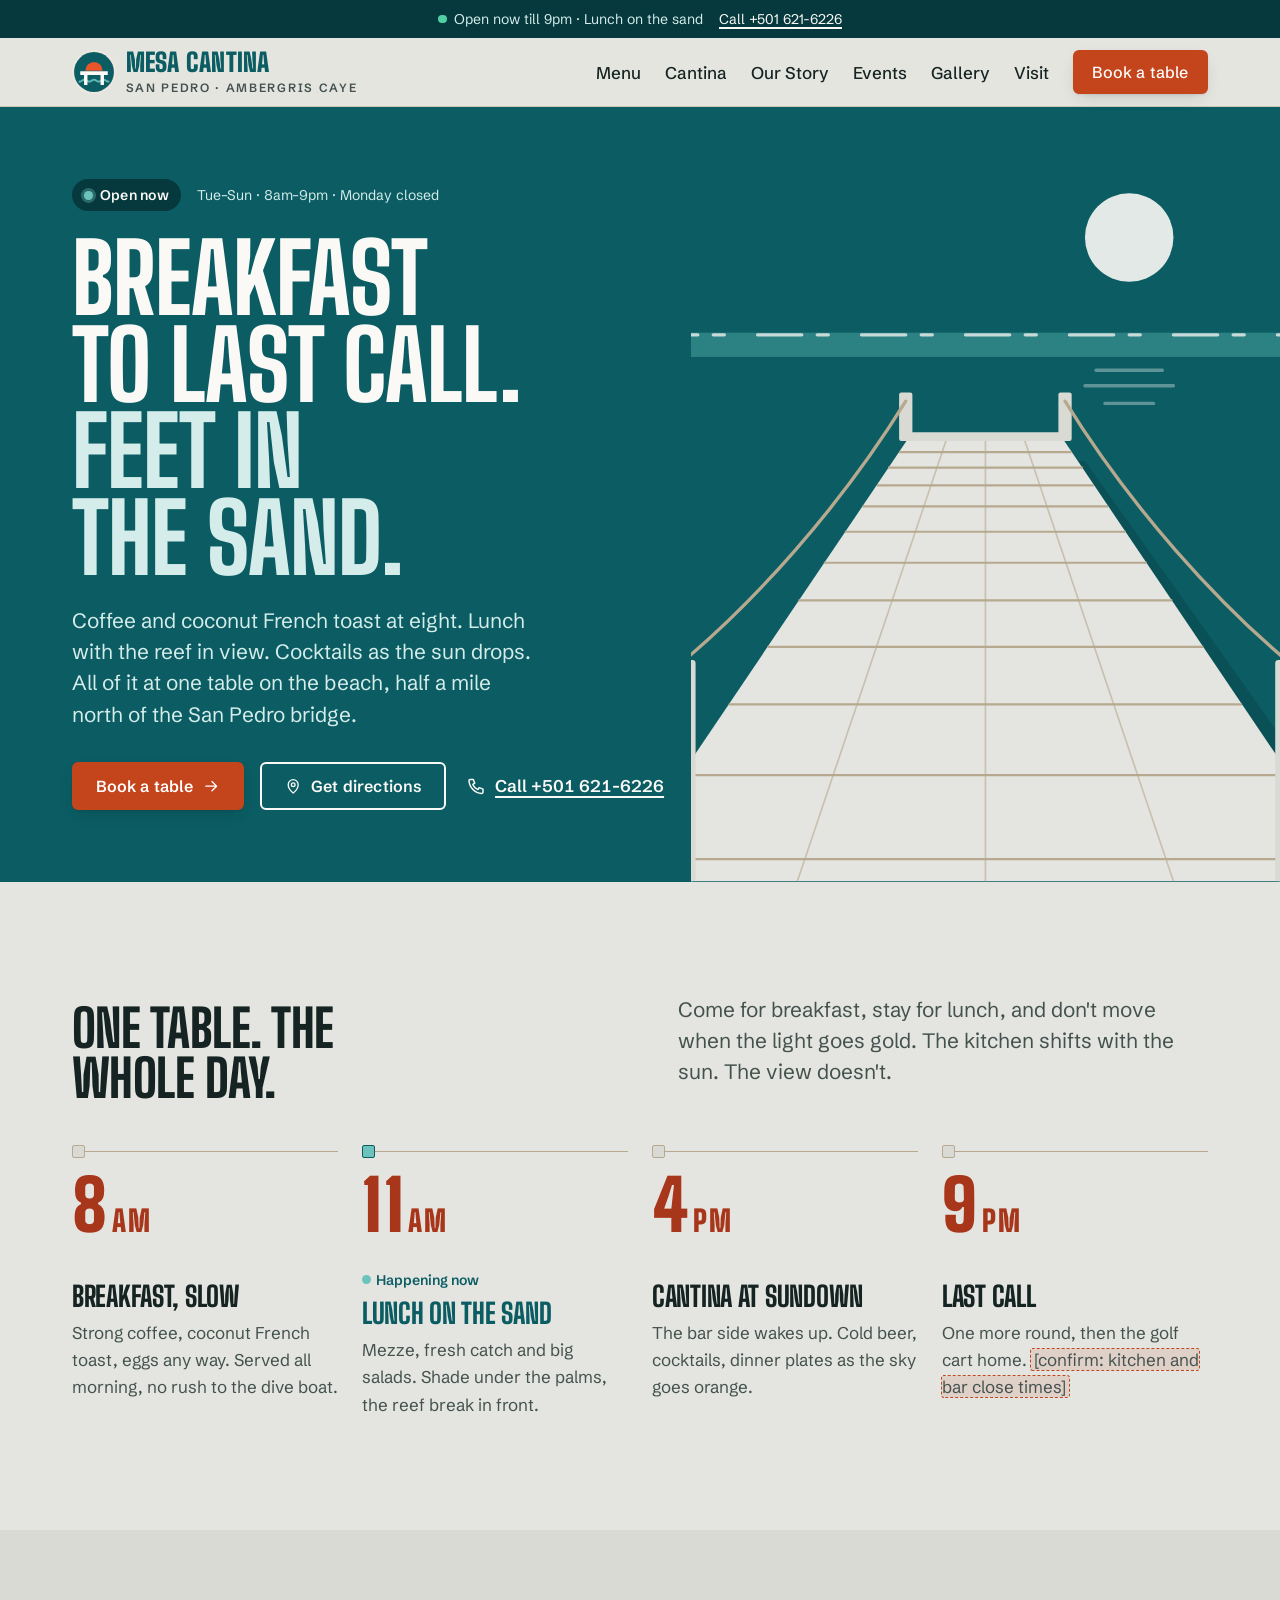
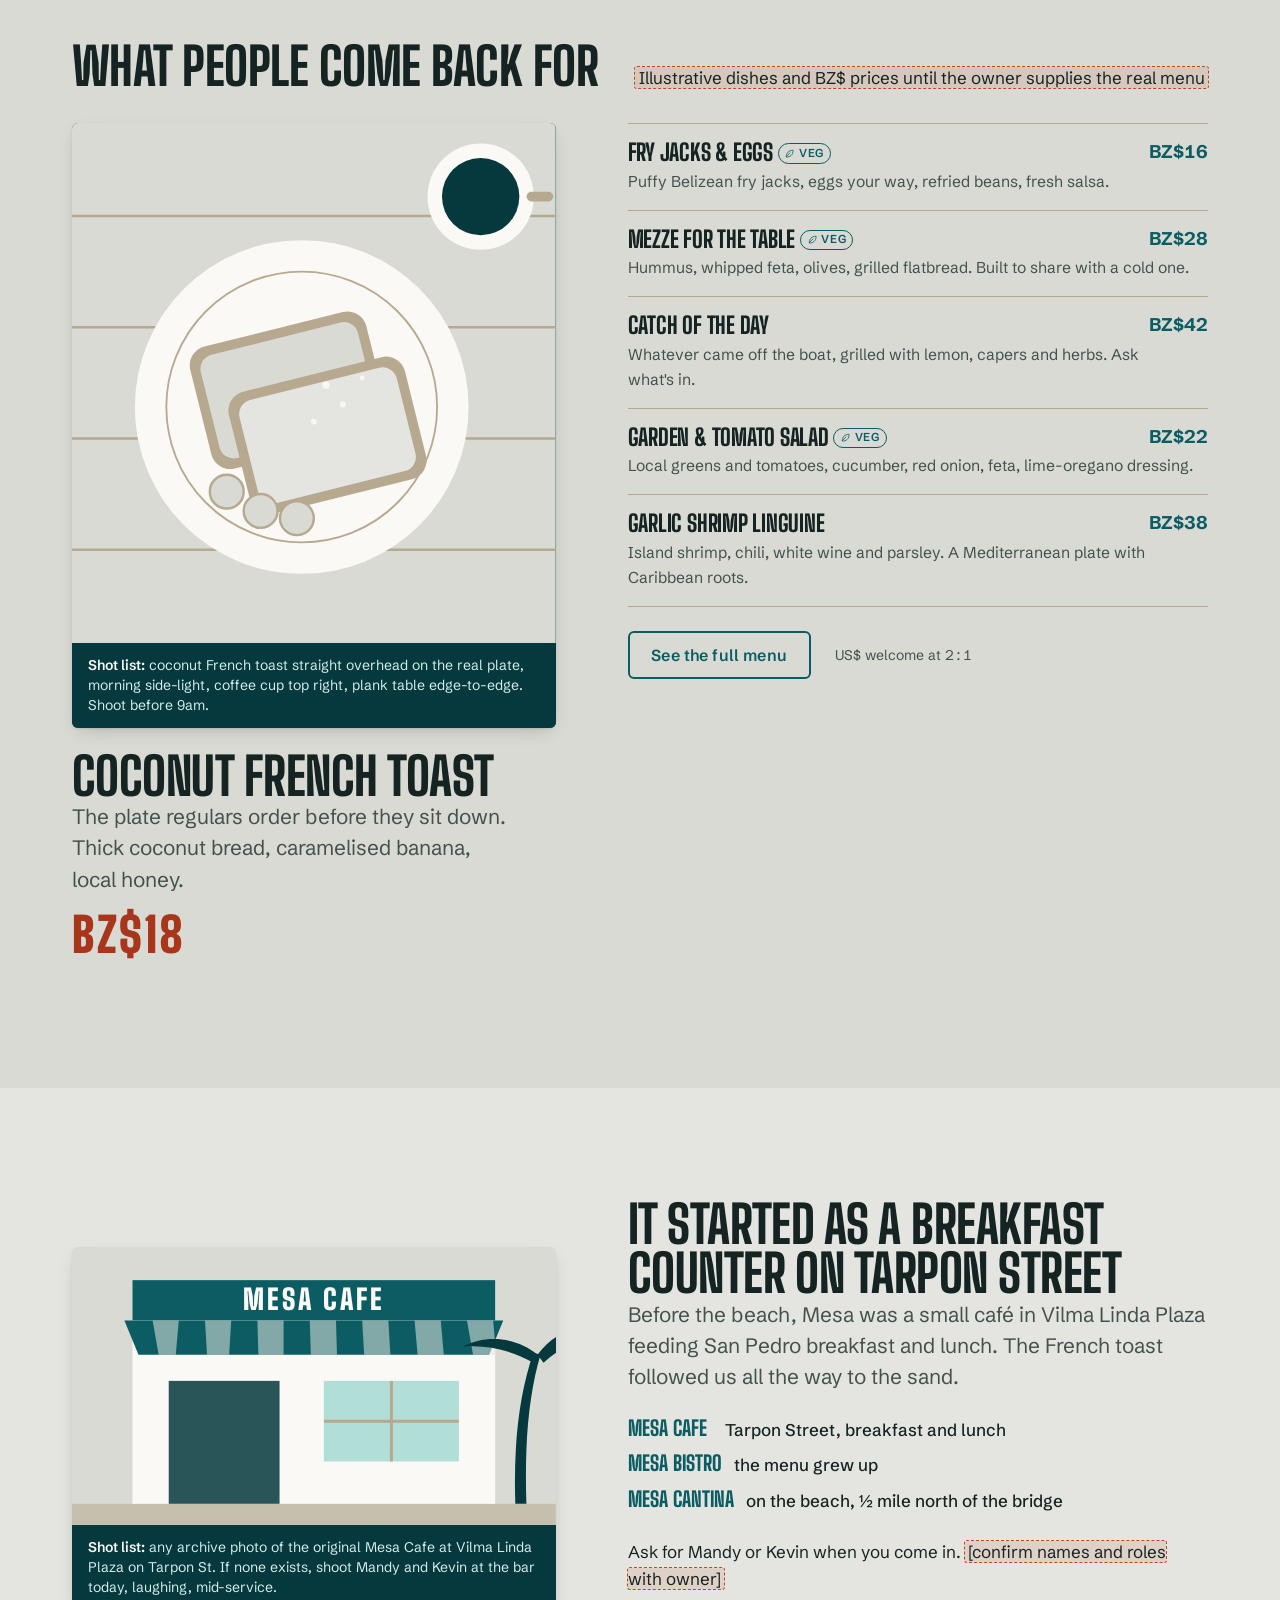
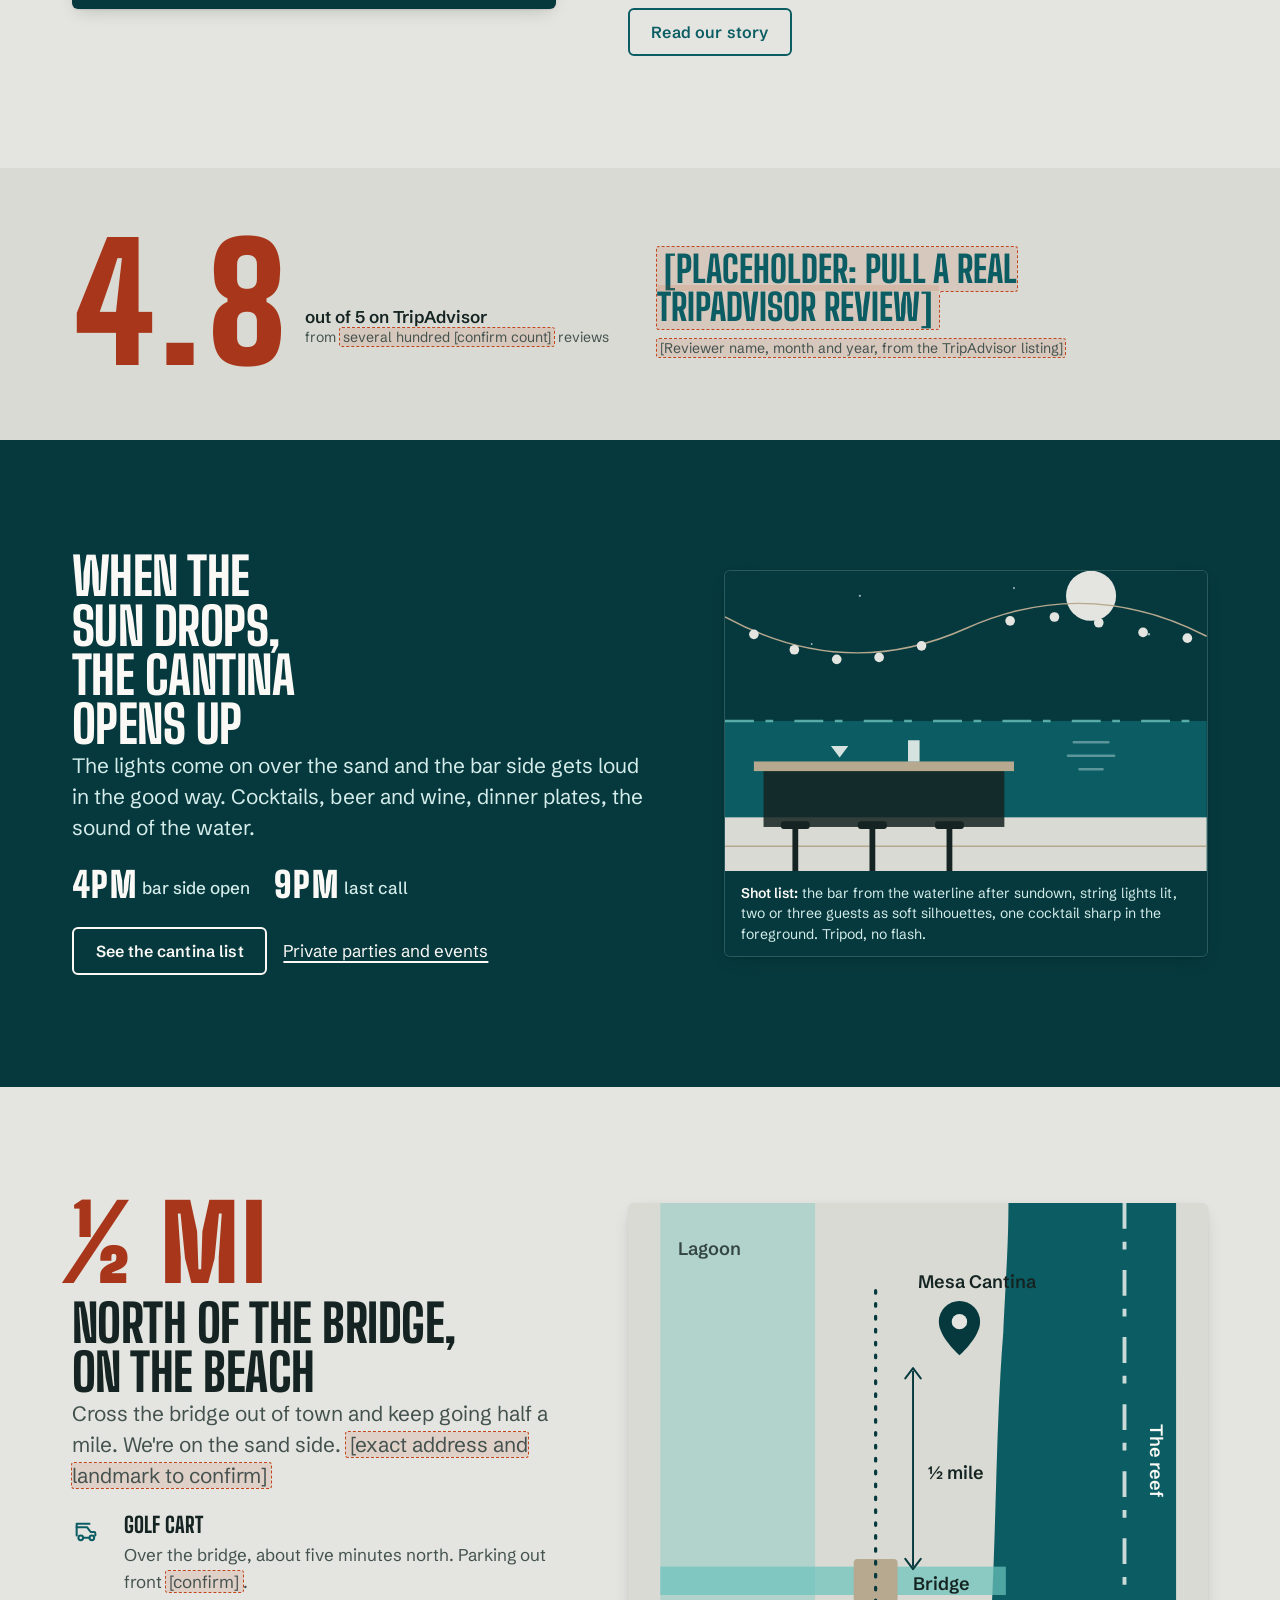
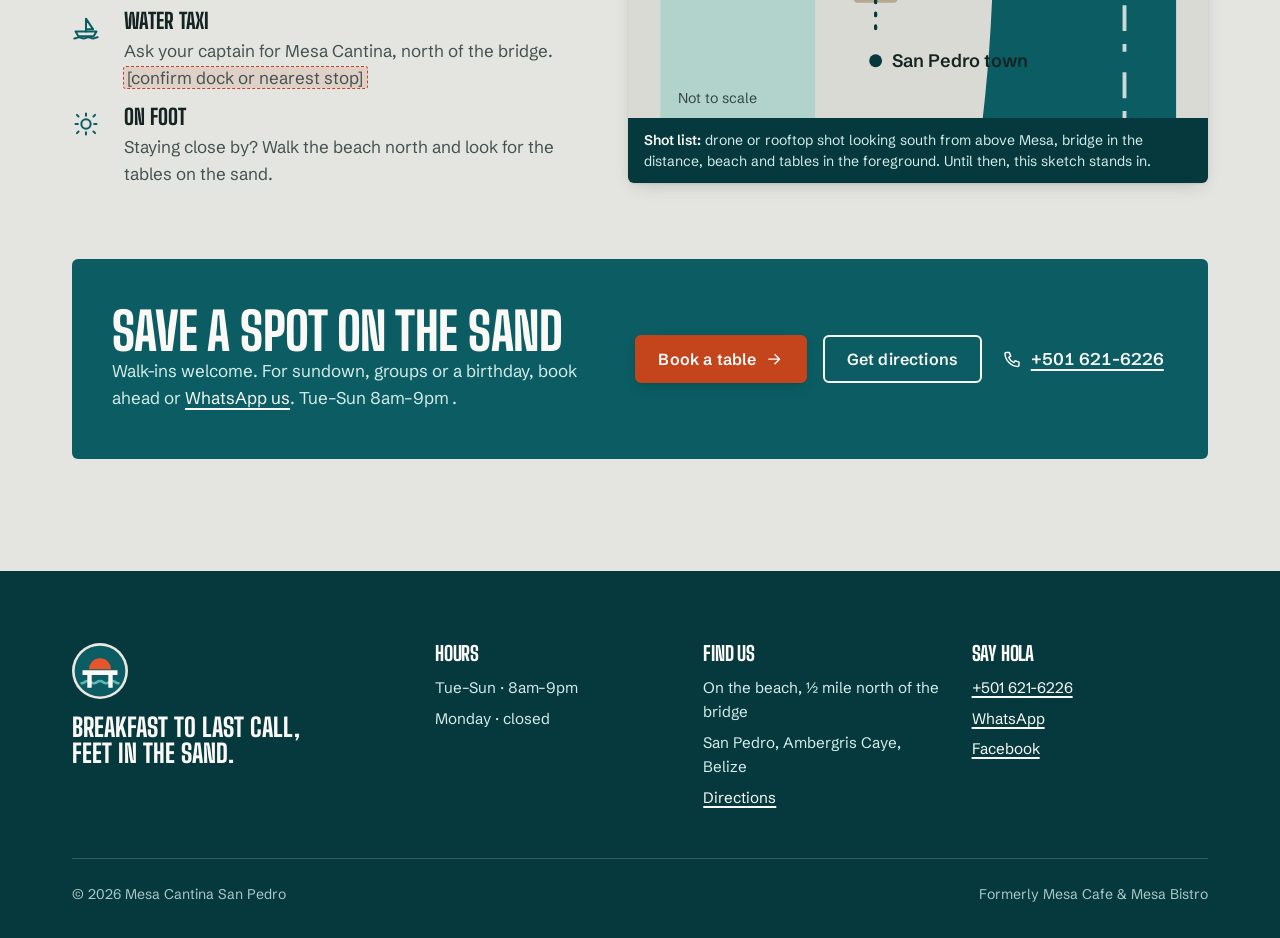
<file: mesa-cantina/index.html>
<!doctype html>
<html lang="en">
<head>
<meta charset="utf-8">
<meta name="viewport" content="width=device-width,initial-scale=1">
<title>Mesa Cantina San Pedro | Beach Restaurant, Ambergris Caye</title>
<meta name="description" content="Beachfront breakfast, lunch and cocktails ½ mile north of the bridge in San Pedro, Belize. Coconut French toast, strong coffee, sundown drinks. Tue–Sun.">
<link rel="canonical" href="https://www.mesacantinasanpedro.com/">
<meta property="og:type" content="restaurant.restaurant">
<meta property="og:site_name" content="Mesa Cantina San Pedro">
<meta property="og:locale" content="en_US">
<meta property="og:title" content="Mesa Cantina San Pedro | Beach Restaurant, Ambergris Caye">
<meta property="og:description" content="Beachfront breakfast, lunch and cocktails ½ mile north of the bridge in San Pedro, Belize. Coconut French toast, strong coffee, sundown drinks. Tue–Sun.">
<meta property="og:url" content="https://www.mesacantinasanpedro.com/">
<meta property="og:image" content="https://www.mesacantinasanpedro.com/assets/og-image.svg">
<meta property="og:image:type" content="image/svg+xml">
<meta property="og:image:width" content="1200">
<meta property="og:image:height" content="630">
<meta property="og:image:alt" content="Mesa Cantina San Pedro: a table on the sand at the end of a sun-bleached dock, Ambergris Caye, Belize">
<meta name="twitter:card" content="summary_large_image">
<meta name="twitter:title" content="Mesa Cantina San Pedro | Beach Restaurant, Ambergris Caye">
<meta name="twitter:description" content="Beachfront breakfast, lunch and cocktails ½ mile north of the bridge in San Pedro, Belize. Coconut French toast, strong coffee, sundown drinks. Tue–Sun.">
<meta name="twitter:image" content="https://www.mesacantinasanpedro.com/assets/og-image.svg">
<meta name="twitter:image:alt" content="Mesa Cantina San Pedro: a table on the sand at the end of a sun-bleached dock, Ambergris Caye, Belize">
<!--
  Restaurant structured data (identical to seo/schema.json; keep the two in sync).
  [TBD] streetAddress is a description until the owner confirms an exact address; add "geo" (lat/long) once confirmed.
  [TBD] Confirm hours, phone and that reservations are accepted before launch.
  No aggregateRating on purpose: Google's review-snippet guidelines forbid self-serving reviews/ratings that a
  business marks up about itself on its own site. Let the TripAdvisor/Google ratings speak on those platforms.
-->
<script type="application/ld+json">
{
  "@context": "https://schema.org",
  "@type": "Restaurant",
  "@id": "https://www.mesacantinasanpedro.com/#restaurant",
  "name": "Mesa Cantina San Pedro",
  "alternateName": [
    "Mesa Cafe",
    "Mesa Bistro"
  ],
  "description": "Beachfront restaurant and cantina on Ambergris Caye, Belize, about half a mile north of the San Pedro bridge. Breakfast all morning, lunch, dinner and cocktails.",
  "url": "https://www.mesacantinasanpedro.com/",
  "image": "https://www.mesacantinasanpedro.com/assets/og-image.svg",
  "logo": "https://www.mesacantinasanpedro.com/assets/logo-mark.svg",
  "servesCuisine": [
    "Breakfast",
    "Caribbean",
    "Mediterranean",
    "European",
    "Vegetarian"
  ],
  "priceRange": "$$",
  "currenciesAccepted": "BZD, USD",
  "telephone": "+501-621-6226",
  "address": {
    "@type": "PostalAddress",
    "streetAddress": "Beachfront, 0.5 mi north of the bridge",
    "addressLocality": "San Pedro",
    "addressRegion": "Ambergris Caye",
    "addressCountry": "BZ"
  },
  "openingHoursSpecification": [
    {
      "@type": "OpeningHoursSpecification",
      "dayOfWeek": [
        "Tuesday",
        "Wednesday",
        "Thursday",
        "Friday",
        "Saturday",
        "Sunday"
      ],
      "opens": "08:00",
      "closes": "21:00"
    }
  ],
  "acceptsReservations": true,
  "hasMenu": "https://www.mesacantinasanpedro.com/menu.html",
    "sameAs": [
    "https://www.facebook.com/mesasanpedro/"
  ]
}
</script>
<link rel="manifest" href="site.webmanifest">
<meta name="theme-color" content="#0B5D63">
<link rel="icon" href="assets/favicon.svg" type="image/svg+xml">
<link rel="preconnect" href="https://fonts.googleapis.com"><link rel="preconnect" href="https://fonts.gstatic.com" crossorigin>
<link rel="stylesheet" href="css/mesa.css">
<style>
/* ---------- shared SVG fills (tokens only) ---------- */
.f-plank{fill:var(--plank)} .f-plank2{fill:var(--plank-2)} .f-salt{fill:var(--salt)}
.f-reef{fill:var(--reef)} .f-deep{fill:var(--reef-deep)} .f-lagoon{fill:var(--lagoon)}
.f-ink{fill:var(--ink)} .f-rope{fill:var(--rope)} .f-reefink{fill:var(--reef-ink)}
.s-rope{stroke:var(--rope);fill:none} .s-salt{stroke:var(--salt);fill:none} .s-deep{stroke:var(--reef-deep);fill:none}
.s-lagoon{stroke:var(--lagoon);fill:none} .s-reefink{stroke:var(--reef-ink);fill:none}

/* ---------- photo slots ---------- */
.photo-slot{margin:0;background:var(--reef);border-radius:var(--radius);overflow:hidden;display:flex;flex-direction:column;box-shadow:var(--shadow-1)}
.photo-slot > svg{flex:1;width:100%;height:100%;min-height:0}
.photo-slot figcaption{background:var(--reef-deep);color:var(--reef-ink);font-size:var(--t-small);line-height:1.45;padding:var(--s-3) var(--s-4)}
.photo-slot figcaption b{color:var(--salt);font-weight:600}

/* ---------- hero: end of the dock ---------- */
.dock{position:relative;background:var(--reef);color:var(--reef-ink);overflow:hidden;
  padding-block:var(--s-8) clamp(15rem, 42vw, 27rem)}
@media (min-width:1100px){
  .dock{padding-block:var(--s-8);min-height:min(calc(100svh - 6.5rem), 46rem);display:flex;align-items:center}
}
.dock > .wrap{position:relative;z-index:1}
.dock-scene{position:absolute;inset:auto 0 0 0;width:100%;height:clamp(17rem, 46vw, 30rem)}
.dock h1{font-size:var(--t-hero);color:var(--salt);max-width:12ch;line-height:.9}
.dock h1 span{display:block;color:var(--reef-ink)}
.dock .lead{color:var(--reef-ink);max-width:44ch;margin-top:var(--s-5)}
.status-row{display:flex;flex-wrap:wrap;align-items:center;gap:var(--s-2) var(--s-4);margin-bottom:var(--s-5);font-size:var(--t-small)}
[data-open-badge]{display:inline-flex;align-items:center;gap:.5em;min-height:2rem;padding:.25em .85em;border-radius:999px;
  background:var(--reef-deep);color:var(--salt);font-weight:600;letter-spacing:.02em}
[data-open-badge]::before{content:"";width:.55rem;height:.55rem;border-radius:50%;background:var(--rope)}
[data-open-badge][data-state=open]::before{background:var(--lagoon);box-shadow:0 0 0 3px color-mix(in srgb, var(--lagoon) 35%, transparent)}
[data-open-badge]:empty::after{content:"Tue–Sun 8am–9pm"}
.status-row .num{color:var(--reef-ink)}
.actions{display:flex;flex-wrap:wrap;align-items:center;gap:var(--s-3) var(--s-4);margin-top:var(--s-6)}
.call-link{display:inline-flex;align-items:center;gap:.5em;min-height:48px;padding-inline:.25em;font-weight:600;font-variant-numeric:tabular-nums}
.call-link svg{width:1.2em;height:1.2em}
.dock .call-link{color:var(--salt)}
.dock .btn--ghost{--fg:var(--salt)}
.dock .btn--ghost:hover{--bg:var(--salt);--fg:var(--reef-deep);border-color:var(--salt)}
.dock-scene--tall{display:none}
@media (min-width:1100px){
  .dock .lead{max-width:36ch}
  .dock-scene--wide{display:none}
  .dock-scene--tall{display:block;inset:0 0 0 54%;width:46%;height:100%}
}

/* ---------- the day at Mesa ---------- */
.day h2{max-width:16ch}
.day-intro{display:grid;gap:var(--s-5);align-items:end;margin-bottom:var(--s-7)}
.day-line{list-style:none;margin:0;padding:0;display:grid;gap:0}
.day-line li{display:grid;grid-template-columns:7.5rem 1fr;gap:var(--s-4);padding-block:var(--s-5);border-top:1px solid var(--rope);position:relative}
.day-line li:last-child{border-bottom:1px solid var(--rope)}
.day-line .stencil{font-size:clamp(3rem, 2rem + 3vw, 4.75rem);line-height:.85}
.day-line .stencil small{font-size:.42em;letter-spacing:.06em;margin-left:.08em}
.day-line h3{margin-bottom:var(--s-2)}
.day-line p{margin:0;color:var(--ink-2);max-width:34ch}
.day-line .now{display:none;align-items:center;gap:.4em;margin-bottom:var(--s-2);font-size:var(--t-small);font-weight:600;color:var(--reef)}
.day-line .now::before{content:"";width:.55rem;height:.55rem;border-radius:50%;background:var(--lagoon)}
.day-line li.is-now .now{display:inline-flex}
.day-line li.is-now h3{color:var(--reef)}
@media (min-width:860px){
  .day-intro{grid-template-columns:1.1fr 1fr}
  .day-line{grid-template-columns:repeat(4,1fr);gap:var(--s-5)}
  .day-line li{grid-template-columns:1fr;padding-block:var(--s-5) 0;border-bottom:0!important}
  .day-line li::before{content:"";position:absolute;top:-7px;left:0;width:13px;height:13px;border-radius:2px;background:var(--plank-2);border:1px solid var(--rope)}
  .day-line li.is-now::before{background:var(--lagoon);border-color:var(--reef)}
  .day-line .stencil{margin-bottom:var(--s-3)}
}

/* ---------- signature plates ---------- */
.plates-grid{display:grid;gap:var(--s-6)}
.plates-head{display:flex;flex-wrap:wrap;justify-content:space-between;align-items:end;gap:var(--s-4);margin-bottom:var(--s-6)}
.plates-head p{margin:0}
.feature-dish{display:grid;gap:var(--s-5);align-content:start}
.feature-dish h3{font-size:var(--t-h2);line-height:.95}
.feature-dish .price{font-size:clamp(2rem,1.5rem + 2vw,3rem);line-height:1}
.board{list-style:none;margin:0;padding:0}
.board li{display:grid;grid-template-columns:1fr auto;gap:var(--s-1) var(--s-4);padding-block:var(--s-4);border-bottom:1px solid var(--rope)}
.board li:first-child{border-top:1px solid var(--rope)}
.board h3{font-size:1.45rem}
.board p{grid-column:1/-1;margin:0;color:var(--ink-2);font-size:.98rem}
.board .price{font:700 1.15rem/1 var(--font-body);font-variant-numeric:tabular-nums;color:var(--reef);align-self:center}
.veg{display:inline-flex;align-items:center;gap:.3em;margin-left:.4em;vertical-align:.2em;font:600 .72rem/1 var(--font-body);letter-spacing:.08em;text-transform:uppercase;color:var(--reef);padding:.3em .5em;border:1px solid var(--reef);border-radius:999px}
.veg svg{width:.95em;height:.95em}
.plates-more{margin-top:var(--s-5);display:flex;flex-wrap:wrap;gap:var(--s-3) var(--s-5);align-items:center}
@media (min-width:860px){.plates-grid{grid-template-columns:5fr 6fr;gap:var(--s-8);align-items:start}}

/* ---------- story teaser ---------- */
.story{display:grid;gap:var(--s-6);align-items:center}
.story .trail{list-style:none;margin:var(--s-5) 0;padding:0;display:grid;gap:var(--s-2);font-weight:500}
.story .trail li{display:flex;gap:var(--s-3);align-items:baseline}
.story .trail b{font:800 1.3rem/1 var(--font-display);text-transform:uppercase;color:var(--reef);min-width:8.5ch}
@media (min-width:860px){.story{grid-template-columns:5fr 6fr;gap:var(--s-8)}}

/* ---------- rating ---------- */
.rating{padding-block:var(--s-8)}
.rating .wrap{display:grid;gap:var(--s-5) var(--s-7);align-items:center}
.score{display:flex;align-items:flex-end;gap:var(--s-3)}
.score .stencil{font-size:clamp(6rem, 4rem + 9vw, 10rem);line-height:.8}
.score-meta{padding-bottom:.4rem;font-weight:600;line-height:1.3}
.score-meta small{display:block;font-weight:400;color:var(--ink-2);font-size:var(--t-small)}
.rating blockquote{margin:0;font:800 clamp(1.5rem,1.1rem + 1.6vw,2.3rem)/1.05 var(--font-display);text-transform:uppercase;color:var(--reef);max-width:28ch}
.rating cite{display:block;margin-top:var(--s-3);font:400 var(--t-small)/1.4 var(--font-body);font-style:normal;color:var(--ink-2);text-transform:none}
@media (min-width:860px){.rating .wrap{grid-template-columns:auto 1fr}}

/* ---------- night cantina ---------- */
.night{display:grid;gap:var(--s-6);align-items:center}
.night h2{color:var(--salt);max-width:13ch}
.night .times{display:flex;flex-wrap:wrap;gap:var(--s-2) var(--s-5);margin:var(--s-5) 0;font-weight:500}
.night .times .stencil{font-size:2.2rem;line-height:1;margin-right:.3rem;vertical-align:-.1em}
.night .photo-slot{background:var(--reef-deep);border:1px solid color-mix(in srgb, var(--reef-ink) 18%, transparent)}
@media (min-width:860px){.night{grid-template-columns:6fr 5fr;gap:var(--s-8)}}

/* ---------- getting here ---------- */
.here{display:grid;gap:var(--s-6)}
.here .stencil{font-size:clamp(4rem,3rem + 5vw,6.5rem);line-height:.85;display:block;margin-bottom:var(--s-3)}
.ways{list-style:none;margin:var(--s-5) 0 0;padding:0;display:grid;gap:var(--s-4)}
.ways li{display:grid;grid-template-columns:2.5rem 1fr;gap:var(--s-3);align-items:start}
.ways svg{width:28px;height:28px;color:var(--reef);margin-top:.15rem}
.ways strong{display:block;font:800 1.35rem/1 var(--font-display);text-transform:uppercase;margin-bottom:.25rem}
.ways p{margin:0;color:var(--ink-2)}
.closer{margin-top:var(--s-8);padding:var(--s-7) var(--gutter);background:var(--reef);color:var(--reef-ink);border-radius:var(--radius);display:grid;gap:var(--s-5);align-items:center}
.closer h2{color:var(--salt);font-size:var(--t-h2)}
.closer p{margin:0}
.closer .actions{margin-top:0}
.closer a:not(.btn){color:var(--salt)}
.closer .btn--ghost{--fg:var(--salt)}
.closer .btn--ghost:hover{--bg:var(--salt);--fg:var(--reef-deep);border-color:var(--salt)}
@media (min-width:860px){.here{grid-template-columns:5fr 6fr;gap:var(--s-8);align-items:center}.closer{grid-template-columns:1fr auto}}
</style>
<script src="js/mesa.js" defer></script>
</head>
<body>
<a class="skip" href="#main">Skip to content</a>
<div class="tide" data-tide role="status"><div class="wrap"><span><span class="dot" aria-hidden="true"></span><span data-tide-text>Tue–Sun · 8am–9pm · on the beach north of the bridge</span></span><a href="tel:+5016216226">Call +501 621-6226</a></div></div>
<header class="site-head">
  <div class="wrap">
    <a class="brand" href="index.html" aria-label="Mesa Cantina San Pedro, home">
      <img src="assets/logo-mark.svg" alt="" width="44" height="44">
      <span><b>Mesa Cantina</b><small>San Pedro · Ambergris Caye</small></span>
    </a>
    <button class="nav-toggle" aria-expanded="false" aria-controls="site-nav" aria-label="Menu">
      <svg width="28" height="28" viewBox="0 0 28 28" fill="none" stroke="currentColor" stroke-width="2.2" stroke-linecap="round"><path d="M4 8h20M4 14h20M4 20h13"/></svg>
    </button>
    <nav class="nav" id="site-nav" aria-label="Main">
      <ul>
        <li><a href="menu.html">Menu</a></li>
        <li><a href="drinks.html">Cantina</a></li>
        <li><a href="story.html">Our Story</a></li>
        <li><a href="events.html">Events</a></li>
        <li><a href="gallery.html">Gallery</a></li>
        <li><a href="visit.html">Visit</a></li>
        <li><a class="btn" href="reserve.html">Book a table</a></li>
      </ul>
    </nav>
  </div>
</header>

<main id="main">

  <!-- 1. THESIS: the end of the dock, looking out to the reef -->
  <section class="dock" aria-labelledby="hero-title">
    <div class="wrap">
      <p class="status-row"><span data-open-badge></span><span class="num">Tue–Sun · 8am–9pm · Monday closed</span></p>
      <h1 id="hero-title">Breakfast to last call. <span>Feet in the sand.</span></h1>
      <p class="lead">Coffee and coconut French toast at eight. Lunch with the reef in view. Cocktails as the sun drops. All of it at one table on the beach, half a mile north of the San Pedro bridge.</p>
      <div class="actions">
        <a class="btn" href="reserve.html">Book a table
          <svg viewBox="0 0 24 24" fill="none" stroke="currentColor" stroke-width="1.75" stroke-linecap="round" stroke-linejoin="round" aria-hidden="true"><path d="M5 12h14M13 6l6 6-6 6"/></svg></a>
        <a class="btn btn--ghost" href="visit.html">
          <svg viewBox="0 0 24 24" fill="none" stroke="currentColor" stroke-width="1.75" stroke-linecap="round" stroke-linejoin="round" aria-hidden="true"><path d="M12 21s-6.5-5.6-6.5-11a6.5 6.5 0 0 1 13 0c0 5.4-6.5 11-6.5 11z"/><circle cx="12" cy="10" r="2.4"/></svg>
          Get directions</a>
        <a class="call-link" href="tel:+5016216226">
          <svg viewBox="0 0 24 24" fill="none" stroke="currentColor" stroke-width="1.75" stroke-linecap="round" stroke-linejoin="round" aria-hidden="true"><path d="M5 4h3.5l1.8 4.5-2.3 1.4a11 11 0 0 0 6.1 6.1l1.4-2.3L20 15.5V19a1.5 1.5 0 0 1-1.6 1.5A16 16 0 0 1 3.5 5.6 1.5 1.5 0 0 1 5 4z"/></svg>
          Call +501 621-6226</a>
      </div>
    </div>
    <!-- Shot list (future hero photo): stand at the very end of Mesa's dock around 8am, lens at eye level, planks leading the eye to the reef break on the horizon. No people; one coffee cup on the last plank. -->
    <svg class="dock-scene dock-scene--wide" viewBox="0 0 1200 420" preserveAspectRatio="xMidYMax slice" aria-hidden="true" focusable="false">
      <!-- sun low over the reef -->
      <circle class="f-salt" cx="760" cy="62" r="34" opacity=".9"/>
      <g class="s-salt" stroke-width="3" stroke-linecap="round" opacity=".35">
        <path d="M735 140h50M725 152h70M741 166h38"/>
      </g>
      <!-- shallow lagoon band and the reef break -->
      <rect class="f-lagoon" x="0" y="112" width="1200" height="20" opacity=".35"/>
      <path class="s-salt" d="M0 114H1200" stroke-width="3" stroke-dasharray="46 16 12 34" stroke-linecap="round" opacity=".75"/>
      <!-- palm at the water's edge -->
      <g class="f-deep">
        <path d="M118 420c-6-90 2-170 30-250l10 3c-24 80-30 158-24 247z"/>
        <path d="M152 172c-40-34-96-40-132-22 46-6 88 6 128 30zM152 172c-14-50-54-82-96-90 34 18 62 50 86 96zM152 172c30-44 80-62 124-56-40 12-82 34-114 66zM152 172c46-14 96 0 126 30-40-14-82-18-122-20zM152 172c-48 0-90 30-110 66 30-30 70-50 112-58z"/>
      </g>
      <!-- dock shadow on the water -->
      <polygon class="f-deep" points="360,420 900,420 712,196 520,196" opacity=".35"/>
      <!-- dock deck -->
      <polygon class="f-plank" points="300,420 900,420 700,180 500,180"/>
      <g class="s-rope" stroke-width="2">
        <path d="M493 188H707M484 198H716M473 210H727M460 224H740M445 241H755M427 261H773M405 286H795M378 316H822M346 352H854M308 397H892"/>
        <path d="M600 180V420M550 180L450 420M650 180L750 420" stroke-width="1.5" opacity=".6"/>
      </g>
      <rect class="f-plank2" x="496" y="174" width="208" height="8" rx="1"/>
      <!-- end posts and rope -->
      <g class="f-plank2"><rect x="490" y="140" width="14" height="46" rx="2"/><rect x="696" y="140" width="14" height="46" rx="2"/>
        <rect x="268" y="290" width="36" height="130" rx="3"/><rect x="896" y="290" width="36" height="130" rx="3"/></g>
      <g class="s-rope" stroke-width="3" stroke-linecap="round"><path d="M497 150C430 220 360 260 286 300"/><path d="M703 150C770 220 840 260 914 300"/></g>
      <!-- mooring numbers on the posts -->
      <g class="f-rope" font-family="Big Shoulders Display, sans-serif" font-weight="900" font-size="20" text-anchor="middle"><text x="286" y="330">M</text><text x="914" y="330">M</text></g>
    </svg>
    <svg class="dock-scene dock-scene--tall" viewBox="0 0 600 700" preserveAspectRatio="xMidYMax slice" aria-hidden="true" focusable="false">
      <circle class="f-salt" cx="430" cy="118" r="40" opacity=".9"/>
      <g class="s-salt" stroke-width="3" stroke-linecap="round" opacity=".35"><path d="M400 238h60M390 252h80M408 268h44"/></g>
      <rect class="f-lagoon" x="0" y="204" width="600" height="22" opacity=".35"/>
      <path class="s-salt" d="M0 206H600" stroke-width="3" stroke-dasharray="40 14 10 30" stroke-linecap="round" opacity=".75"/>
      <polygon class="f-deep" points="10,700 660,700 390,320 250,320" opacity=".35"/>
      <polygon class="f-plank" points="-40,700 640,700 370,300 230,300"/>
      <g class="s-rope" stroke-width="2"><path d="M222 312H378M212 326H388M202 342H398M189 361H411M173 384H427M154 412H446M131 446H469M103 488H497M68 540H532M25 604H575M-26 680H626"/>
        <path d="M300 300V700M265 300L130 700M335 300L470 700" stroke-width="1.5" opacity=".6"/></g>
      <rect class="f-plank2" x="226" y="294" width="148" height="8" rx="1"/>
      <g class="f-plank2"><rect x="222" y="258" width="12" height="44" rx="2"/><rect x="366" y="258" width="12" height="44" rx="2"/>
        <rect x="-6" y="500" width="44" height="200" rx="3"/><rect x="562" y="500" width="44" height="200" rx="3"/></g>
      <g class="s-rope" stroke-width="3" stroke-linecap="round"><path d="M228 266C170 360 90 450 16 510"/><path d="M372 266C430 360 510 450 584 510"/></g>
      <g class="f-rope" font-family="Big Shoulders Display, sans-serif" font-weight="900" font-size="24" text-anchor="middle"><text x="16" y="546">M</text><text x="584" y="546">M</text></g>
    </svg>
  </section>

  <!-- 2. THE DAY AT MESA -->
  <section class="section day" aria-labelledby="day-title">
    <div class="wrap">
      <div class="day-intro">
        <h2 id="day-title">One table. The whole day.</h2>
        <p class="lead">Come for breakfast, stay for lunch, and don't move when the light goes gold. The kitchen shifts with the sun. The view doesn't.</p>
      </div>
      <ol class="day-line" data-day>
        <li data-from="8" data-to="11">
          <span class="stencil num" aria-hidden="true">8<small>AM</small></span>
          <div>
            <span class="now">Happening now</span>
            <h3><span class="sr-only">8am: </span>Breakfast, slow</h3>
            <p>Strong coffee, coconut French toast, eggs any way. Served all morning, no rush to the dive boat.</p>
          </div>
        </li>
        <li data-from="11" data-to="16">
          <span class="stencil num" aria-hidden="true">11<small>AM</small></span>
          <div>
            <span class="now">Happening now</span>
            <h3><span class="sr-only">11am: </span>Lunch on the sand</h3>
            <p>Mezze, fresh catch and big salads. Shade under the palms, the reef break in front.</p>
          </div>
        </li>
        <li data-from="16" data-to="21">
          <span class="stencil num" aria-hidden="true">4<small>PM</small></span>
          <div>
            <span class="now">Happening now</span>
            <h3><span class="sr-only">4pm: </span>Cantina at sundown</h3>
            <p>The bar side wakes up. Cold beer, cocktails, dinner plates as the sky goes orange.</p>
          </div>
        </li>
        <li data-from="20.5" data-to="21">
          <span class="stencil num" aria-hidden="true">9<small>PM</small></span>
          <div>
            <span class="now">Last orders</span>
            <h3><span class="sr-only">9pm: </span>Last call</h3>
            <p>One more round, then the golf cart home. <span class="tbd">[confirm: kitchen and bar close times]</span></p>
          </div>
        </li>
      </ol>
    </div>
  </section>

  <!-- 3. SIGNATURE PLATES -->
  <section class="section section--alt" aria-labelledby="plates-title">
    <div class="wrap">
      <div class="plates-head">
        <h2 id="plates-title">What people come back for</h2>
        <p class="num"><span class="tbd">Illustrative dishes and BZ$ prices until the owner supplies the real menu</span></p>
      </div>
      <div class="plates-grid">
        <div class="feature-dish" data-reveal>
          <figure class="photo-slot" style="aspect-ratio:4/5">
            <svg viewBox="0 0 400 460" preserveAspectRatio="xMidYMid slice" role="img" aria-label="Illustration: coconut French toast with banana and coffee on a plank table">
              <rect class="f-plank2" width="400" height="460"/>
              <g class="s-rope" stroke-width="2"><path d="M0 92H400M0 184H400M0 276H400M0 368H400"/></g>
              <circle class="f-salt" cx="190" cy="250" r="138"/>
              <circle class="s-rope" cx="190" cy="250" r="112" stroke-width="1.5"/>
              <g transform="rotate(-14 190 250)">
                <rect class="f-rope" x="108" y="182" width="150" height="104" rx="16"/>
                <rect class="f-plank2" x="116" y="190" width="134" height="88" rx="12"/>
                <rect class="f-rope" x="130" y="226" width="150" height="104" rx="16"/>
                <rect class="f-plank" x="138" y="234" width="134" height="88" rx="12"/>
              </g>
              <g class="f-plank2" style="stroke:var(--rope)" stroke-width="2"><circle cx="128" cy="320" r="14"/><circle cx="156" cy="336" r="14"/><circle cx="186" cy="342" r="14"/></g>
              <g class="f-salt" opacity=".9"><circle cx="210" cy="232" r="3"/><circle cx="224" cy="248" r="2.5"/><circle cx="200" cy="262" r="2.5"/><circle cx="240" cy="226" r="2"/></g>
              <circle class="f-salt" cx="338" cy="76" r="44"/><circle class="f-deep" cx="338" cy="76" r="32"/>
              <path class="s-rope" d="M380 76h14" stroke-width="8" stroke-linecap="round"/>
            </svg>
            <figcaption><b>Shot list:</b> coconut French toast straight overhead on the real plate, morning side-light, coffee cup top right, plank table edge-to-edge. Shoot before 9am.</figcaption>
          </figure>
          <div>
            <h3>Coconut French toast</h3>
            <p class="lead">The plate regulars order before they sit down. Thick coconut bread, caramelised banana, local honey.</p>
            <p><span class="stencil num price">BZ$18</span></p>
          </div>
        </div>

        <div>
          <ul class="board">
            <li><h3>Fry jacks &amp; eggs<span class="veg"><svg viewBox="0 0 24 24" fill="none" stroke="currentColor" stroke-width="1.75" stroke-linecap="round" stroke-linejoin="round" aria-hidden="true"><path d="M5 19c0-8 5-14 15-14 0 10-6 15-14 15"/><path d="M5 19l8-8"/></svg>Veg</span></h3>
              <span class="price">BZ$16</span>
              <p>Puffy Belizean fry jacks, eggs your way, refried beans, fresh salsa.</p></li>
            <li><h3>Mezze for the table<span class="veg"><svg viewBox="0 0 24 24" fill="none" stroke="currentColor" stroke-width="1.75" stroke-linecap="round" stroke-linejoin="round" aria-hidden="true"><path d="M5 19c0-8 5-14 15-14 0 10-6 15-14 15"/><path d="M5 19l8-8"/></svg>Veg</span></h3>
              <span class="price">BZ$28</span>
              <p>Hummus, whipped feta, olives, grilled flatbread. Built to share with a cold one.</p></li>
            <li><h3>Catch of the day</h3>
              <span class="price">BZ$42</span>
              <p>Whatever came off the boat, grilled with lemon, capers and herbs. Ask what's in.</p></li>
            <li><h3>Garden &amp; tomato salad<span class="veg"><svg viewBox="0 0 24 24" fill="none" stroke="currentColor" stroke-width="1.75" stroke-linecap="round" stroke-linejoin="round" aria-hidden="true"><path d="M5 19c0-8 5-14 15-14 0 10-6 15-14 15"/><path d="M5 19l8-8"/></svg>Veg</span></h3>
              <span class="price">BZ$22</span>
              <p>Local greens and tomatoes, cucumber, red onion, feta, lime-oregano dressing.</p></li>
            <li><h3>Garlic shrimp linguine</h3>
              <span class="price">BZ$38</span>
              <p>Island shrimp, chili, white wine and parsley. A Mediterranean plate with Caribbean roots.</p></li>
          </ul>
          <div class="plates-more">
            <a class="btn btn--ghost" href="menu.html">See the full menu</a>
            <span class="num" style="color:var(--ink-2);font-size:var(--t-small)">US$ welcome at 2:1</span>
          </div>
        </div>
      </div>
    </div>
  </section>

  <!-- 4. STORY TEASER -->
  <section class="section" aria-labelledby="story-title">
    <div class="wrap story">
      <figure class="photo-slot" style="aspect-ratio:4/3;background:var(--plank-2)">
        <svg viewBox="0 0 480 330" preserveAspectRatio="xMidYMid slice" role="img" aria-label="Illustration: the original Mesa Cafe storefront on Tarpon Street">
          <rect class="f-plank2" width="480" height="330"/>
          <rect class="f-rope" y="282" width="480" height="48" opacity=".55"/>
          <rect class="f-salt" x="60" y="60" width="360" height="222"/>
          <rect class="f-reef" x="60" y="60" width="360" height="40"/>
          <text x="240" y="90" text-anchor="middle" class="f-salt" font-family="Big Shoulders Display, sans-serif" font-weight="900" font-size="28" letter-spacing="3">MESA CAFE</text>
          <g class="f-reef"><path d="M52 100h376l-14 34H66z"/></g>
          <g class="f-plank"><path d="M80 100h26l-3 34H86zM132 100h26l-2 34h-22zM184 100h26v34h-25zM236 100h26l1 34h-26zM288 100h26l2 34h-26zM340 100h26l3 34h-26zM392 100h26l3 34h-23z" opacity=".55"/></g>
          <rect class="f-deep" x="96" y="160" width="110" height="122" opacity=".85"/>
          <rect class="f-lagoon" x="250" y="160" width="134" height="80" opacity=".5"/>
          <path class="s-rope" d="M317 160v80M250 200h134" stroke-width="3"/>
          <g class="f-deep"><path d="M440 282c-2-60 4-110 18-150l7 2c-12 40-16 90-14 148z"/><path d="M462 134c-22-18-52-20-74-8 26-2 48 4 70 16zM462 134c18-24 44-32 70-26-24 6-46 18-64 34z"/></g>
        </svg>
        <figcaption><b>Shot list:</b> any archive photo of the original Mesa Cafe at Vilma Linda Plaza on Tarpon St. If none exists, shoot Mandy and Kevin at the bar today, laughing, mid-service.</figcaption>
      </figure>
      <div data-reveal>
        <h2 id="story-title">It started as a breakfast counter on Tarpon Street</h2>
        <p class="lead">Before the beach, Mesa was a small café in Vilma Linda Plaza feeding San Pedro breakfast and lunch. The French toast followed us all the way to the sand.</p>
        <ol class="trail">
          <li><b>Mesa Cafe</b> Tarpon Street, breakfast and lunch</li>
          <li><b>Mesa Bistro</b> the menu grew up</li>
          <li><b>Mesa Cantina</b> on the beach, ½ mile north of the bridge</li>
        </ol>
        <p>Ask for Mandy or Kevin when you come in. <span class="tbd">[confirm names and roles with owner]</span></p>
        <a class="btn btn--ghost" href="story.html">Read our story</a>
      </div>
    </div>
  </section>

  <!-- 5. RATING -->
  <section class="rating section--alt" aria-labelledby="rating-title">
    <div class="wrap">
      <div class="score">
        <span class="stencil num" aria-hidden="true">4.8</span>
        <p class="score-meta" id="rating-title"><span class="sr-only">Rated 4.8 </span>out of 5 on TripAdvisor
          <small>from <span class="tbd">several hundred [confirm count]</span> reviews</small></p>
      </div>
      <figure style="margin:0">
        <blockquote><p style="margin:0"><span class="tbd">[Placeholder: pull a real TripAdvisor review]</span></p></blockquote>
        <figcaption><cite><span class="tbd">[Reviewer name, month and year, from the TripAdvisor listing]</span></cite></figcaption>
      </figure>
    </div>
  </section>

  <!-- 6. NIGHT CANTINA -->
  <section class="section section--night" aria-labelledby="night-title">
    <div class="wrap night">
      <div data-reveal>
        <h2 id="night-title">When the sun drops, the cantina opens up</h2>
        <p class="lead">The lights come on over the sand and the bar side gets loud in the good way. Cocktails, beer and wine, dinner plates, the sound of the water.</p>
        <p class="times num"><span><span class="stencil" aria-hidden="true">4PM</span><span class="sr-only">4pm </span>bar side open</span><span><span class="stencil" aria-hidden="true">9PM</span><span class="sr-only">9pm </span>last call</span></p>
        <div class="actions" style="margin-top:0">
          <a class="btn btn--ghost" href="drinks.html">See the cantina list</a>
          <a href="events.html">Private parties and events</a>
        </div>
      </div>
      <figure class="photo-slot" style="aspect-ratio:5/4">
        <svg viewBox="0 0 500 400" preserveAspectRatio="xMidYMid slice" role="img" aria-label="Illustration: string lights over the beach bar at night, moon over the reef">
          <rect class="f-deep" width="500" height="400"/>
          <g class="f-reefink" opacity=".7"><circle cx="60" cy="40" r="1.6"/><circle cx="140" cy="70" r="1.2"/><circle cx="230" cy="30" r="1.4"/><circle cx="300" cy="62" r="1.1"/><circle cx="440" cy="110" r="1.3"/><circle cx="90" cy="120" r="1"/></g>
          <circle class="f-plank" cx="380" cy="70" r="26"/>
          <rect class="f-reef" y="200" width="500" height="200"/>
          <path class="s-lagoon" d="M0 200H500" stroke-width="2.5" stroke-dasharray="30 12 8 22" opacity=".8"/>
          <path class="s-reefink" d="M362 222h36M356 236h48M368 250h24" stroke-width="2.5" stroke-linecap="round" opacity=".4"/>
          <rect class="f-plank2" y="300" width="500" height="100"/>
          <path class="s-rope" d="M0 330H500M0 362H500" stroke-width="1.5"/>
          <path class="s-rope" d="M0 92Q125 160 250 104T500 112" stroke-width="1.5"/>
          <g class="f-plank"><circle cx="30" cy="110" r="5"/><circle cx="72" cy="126" r="5"/><circle cx="116" cy="136" r="5"/><circle cx="160" cy="134" r="5"/><circle cx="204" cy="122" r="5"/><circle cx="296" cy="96" r="5"/><circle cx="342" cy="92" r="5"/><circle cx="388" cy="98" r="5"/><circle cx="434" cy="108" r="5"/><circle cx="480" cy="114" r="5"/></g>
          <rect class="f-ink" x="40" y="250" width="250" height="60" opacity=".85"/>
          <rect class="f-rope" x="30" y="242" width="270" height="10"/>
          <g class="f-ink"><rect x="70" y="310" width="6" height="56"/><rect x="150" y="310" width="6" height="56"/><rect x="230" y="310" width="6" height="56"/><rect x="58" y="304" width="30" height="8" rx="3"/><rect x="138" y="304" width="30" height="8" rx="3"/><rect x="218" y="304" width="30" height="8" rx="3"/></g>
          <g class="f-salt"><path d="M110 226h18l-9 12zM118 238v4M190 220h12v22h-12z" opacity=".85"/></g>
        </svg>
        <figcaption><b>Shot list:</b> the bar from the waterline after sundown, string lights lit, two or three guests as soft silhouettes, one cocktail sharp in the foreground. Tripod, no flash.</figcaption>
      </figure>
    </div>
  </section>

  <!-- 7. GETTING HERE + CLOSE -->
  <section class="section" aria-labelledby="here-title">
    <div class="wrap">
      <div class="here">
        <div data-reveal>
          <span class="stencil num" aria-hidden="true">½ MI</span>
          <h2 id="here-title">North of the bridge, on the beach</h2>
          <p class="lead">Cross the bridge out of town and keep going half a mile. We're on the sand side. <span class="tbd">[exact address and landmark to confirm]</span></p>
          <ul class="ways">
            <li>
              <svg viewBox="0 0 24 24" fill="none" stroke="currentColor" stroke-width="1.75" stroke-linecap="round" stroke-linejoin="round" aria-hidden="true"><path d="M4 15V8h9l3 4h3a1 1 0 0 1 1 1v2"/><path d="M4 8V5h11"/><circle cx="7.5" cy="17" r="2"/><circle cx="17" cy="17" r="2"/><path d="M9.5 17h5.5"/></svg>
              <div><strong>Golf cart</strong><p>Over the bridge, about five minutes north. Parking out front <span class="tbd">[confirm]</span>.</p></div>
            </li>
            <li>
              <svg viewBox="0 0 24 24" fill="none" stroke="currentColor" stroke-width="1.75" stroke-linecap="round" stroke-linejoin="round" aria-hidden="true"><path d="M3 15l2.5 4h13L21 15z"/><path d="M12 15V4l6 9h-6"/><path d="M2 21c2 0 2-1 4-1s2 1 4 1 2-1 4-1 2 1 4 1 2-1 4-1"/></svg>
              <div><strong>Water taxi</strong><p>Ask your captain for Mesa Cantina, north of the bridge. <span class="tbd">[confirm dock or nearest stop]</span></p></div>
            </li>
            <li>
              <svg viewBox="0 0 24 24" fill="none" stroke="currentColor" stroke-width="1.75" stroke-linecap="round" stroke-linejoin="round" aria-hidden="true"><path d="M12 3v2M12 19v2M4.2 4.2l1.4 1.4M18.4 18.4l1.4 1.4M3 12h2M19 12h2M4.2 19.8l1.4-1.4M18.4 5.6l1.4-1.4"/><circle cx="12" cy="12" r="4"/></svg>
              <div><strong>On foot</strong><p>Staying close by? Walk the beach north and look for the tables on the sand.</p></div>
            </li>
          </ul>
        </div>
        <figure class="photo-slot" style="aspect-ratio:1/1;background:var(--plank-2)">
          <svg viewBox="0 0 400 400" preserveAspectRatio="xMidYMid meet" role="img" aria-label="Sketch map, not to scale: Mesa Cantina on the beach side half a mile north of the San Pedro bridge, with town to the south and the reef to the east">
            <rect class="f-plank2" width="400" height="400"/>
            <rect class="f-lagoon" width="120" height="400" opacity=".35"/>
            <path class="f-reef" d="M270 0H400V400H250C262 300 258 200 266 100 268 60 270 30 270 0z"/>
            <path class="s-salt" d="M360 0V400" stroke-width="3" stroke-dasharray="20 10 6 16" opacity=".8"/>
            <rect class="f-lagoon" x="0" y="282" width="268" height="22" opacity=".7"/>
            <rect class="f-rope" x="150" y="276" width="34" height="34" rx="3"/>
            <path class="s-deep" d="M167 330V60" stroke-width="2.5" stroke-dasharray="2 8" stroke-linecap="round"/>
            <circle class="f-deep" cx="167" cy="355" r="5"/>
            <g transform="translate(232 96)">
              <path class="f-deep" d="M0 22S-16 8-16-4a16 16 0 0 1 32 0C16 8 0 22 0 22z"/>
              <circle class="f-plank" cx="0" cy="-4" r="6"/>
            </g>
            <path class="s-deep" d="M196 282V130" stroke-width="1.5"/>
            <path class="s-deep" d="M190 136l6-8 6 8M190 276l6 8 6-8" stroke-width="1.5" stroke-linecap="round" stroke-linejoin="round"/>
            <g font-family="Schibsted Grotesk, sans-serif" font-size="14" font-weight="600" class="f-ink">
              <text x="208" y="214">½ mile</text>
              <text x="196" y="300" class="f-ink">Bridge</text>
              <text x="180" y="360">San Pedro town</text>
              <text x="200" y="66">Mesa Cantina</text>
              <text x="14" y="40" opacity=".8">Lagoon</text>
            </g>
            <text x="380" y="200" font-family="Schibsted Grotesk, sans-serif" font-size="14" font-weight="600" class="f-salt" text-anchor="middle" transform="rotate(90 380 200)">The reef</text>
            <text x="14" y="388" font-family="Schibsted Grotesk, sans-serif" font-size="11" class="f-ink" opacity=".8">Not to scale</text>
          </svg>
          <figcaption><b>Shot list:</b> drone or rooftop shot looking south from above Mesa, bridge in the distance, beach and tables in the foreground. Until then, this sketch stands in.</figcaption>
        </figure>
      </div>

      <div class="closer">
        <div>
          <h2>Save a spot on the sand</h2>
          <p>Walk-ins welcome. For sundown, groups or a birthday, book ahead or <a href="https://wa.me/5016216226">WhatsApp us</a>. <span class="num">Tue–Sun 8am–9pm.</span></p>
        </div>
        <div class="actions">
          <a class="btn" href="reserve.html">Book a table
            <svg viewBox="0 0 24 24" fill="none" stroke="currentColor" stroke-width="1.75" stroke-linecap="round" stroke-linejoin="round" aria-hidden="true"><path d="M5 12h14M13 6l6 6-6 6"/></svg></a>
          <a class="btn btn--ghost" href="visit.html">Get directions</a>
          <a class="call-link" href="tel:+5016216226">
            <svg viewBox="0 0 24 24" fill="none" stroke="currentColor" stroke-width="1.75" stroke-linecap="round" stroke-linejoin="round" aria-hidden="true"><path d="M5 4h3.5l1.8 4.5-2.3 1.4a11 11 0 0 0 6.1 6.1l1.4-2.3L20 15.5V19a1.5 1.5 0 0 1-1.6 1.5A16 16 0 0 1 3.5 5.6 1.5 1.5 0 0 1 5 4z"/></svg>
            +501 621-6226</a>
        </div>
      </div>
    </div>
  </section>

</main>

<footer class="site-foot">
  <div class="wrap">
    <div class="foot-grid">
      <div>
        <img src="assets/logo-mark.svg" alt="" width="56" height="56" style="margin-bottom:1rem">
        <p style="color:var(--salt);font:800 1.6rem/1 var(--font-display);text-transform:uppercase">Breakfast to last call,<br>feet in the sand.</p>
      </div>
      <div><h3>Hours</h3><ul class="num"><li>Tue–Sun · 8am–9pm</li><li>Monday · closed</li></ul></div>
      <div><h3>Find us</h3><ul><li>On the beach, ½ mile north of the bridge</li><li>San Pedro, Ambergris Caye, Belize</li><li><a href="visit.html">Directions</a></li></ul></div>
      <div><h3>Say hola</h3><ul><li><a href="tel:+5016216226">+501 621-6226</a></li><li><a href="https://wa.me/5016216226">WhatsApp</a></li><li><a href="https://www.facebook.com/mesasanpedro/" rel="noopener">Facebook</a></li></ul></div>
    </div>
    <div class="foot-base"><span>© <span data-year>2026</span> Mesa Cantina San Pedro</span><span>Formerly Mesa Cafe &amp; Mesa Bistro</span></div>
  </div>
</footer>
<script>
/* Mark the part of the day happening now (Belize time, UTC-6). Hours mirror js/mesa.js. */
document.addEventListener('DOMContentLoaded', function () {
  var d = new Date(), b = new Date(d.getTime() + d.getTimezoneOffset() * 60000 - 6 * 3600000);
  var h = b.getHours() + b.getMinutes() / 60, closed = [1].indexOf(b.getDay()) > -1;
  if (closed) return;
  var slots = document.querySelectorAll('[data-day] li'), hit = null;
  slots.forEach(function (li) { if (h >= +li.dataset.from && h < +li.dataset.to) hit = li; });
  if (hit) hit.classList.add('is-now');
});
</script>
</body>
</html>
</file>
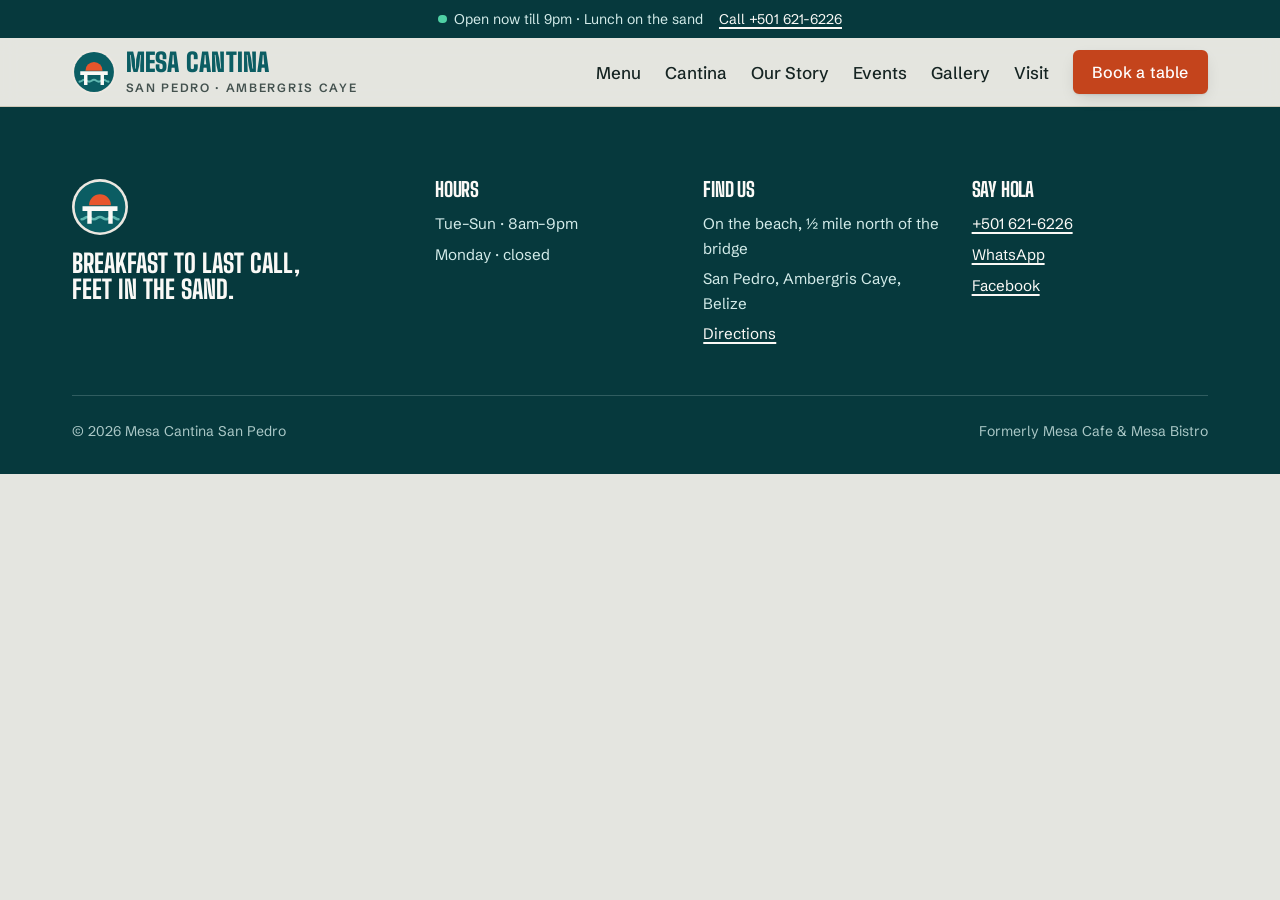
<file: mesa-cantina/_shell.html>
<!doctype html>
<html lang="en">
<head>
<meta charset="utf-8">
<meta name="viewport" content="width=device-width,initial-scale=1">
<title>PAGE TITLE · Mesa Cantina San Pedro</title>
<meta name="description" content="PAGE DESCRIPTION">
<meta name="theme-color" content="#0B5D63">
<link rel="icon" href="assets/favicon.svg" type="image/svg+xml">
<link rel="preconnect" href="https://fonts.googleapis.com"><link rel="preconnect" href="https://fonts.gstatic.com" crossorigin>
<link rel="stylesheet" href="css/mesa.css">
<!-- page-specific styles go in a <style> block here, using only tokens from css/mesa.css -->
<script src="js/mesa.js" defer></script>
</head>
<body>
<a class="skip" href="#main">Skip to content</a>
<div class="tide" data-tide role="status"><div class="wrap"><span><span class="dot" aria-hidden="true"></span><span data-tide-text>Tue–Sun · 8am–9pm · on the beach north of the bridge</span></span><a href="tel:+5016216226">Call +501 621-6226</a></div></div>
<header class="site-head">
  <div class="wrap">
    <a class="brand" href="index.html" aria-label="Mesa Cantina San Pedro, home">
      <img src="assets/logo-mark.svg" alt="" width="44" height="44">
      <span><b>Mesa Cantina</b><small>San Pedro · Ambergris Caye</small></span>
    </a>
    <button class="nav-toggle" aria-expanded="false" aria-controls="site-nav" aria-label="Menu">
      <svg width="28" height="28" viewBox="0 0 28 28" fill="none" stroke="currentColor" stroke-width="2.2" stroke-linecap="round"><path d="M4 8h20M4 14h20M4 20h13"/></svg>
    </button>
    <nav class="nav" id="site-nav" aria-label="Main">
      <ul>
        <li><a href="menu.html">Menu</a></li>
        <li><a href="drinks.html">Cantina</a></li>
        <li><a href="story.html">Our Story</a></li>
        <li><a href="events.html">Events</a></li>
        <li><a href="gallery.html">Gallery</a></li>
        <li><a href="visit.html">Visit</a></li>
        <li><a class="btn" href="reserve.html">Book a table</a></li>
      </ul>
    </nav>
  </div>
</header>

<main id="main">
  <!-- PAGE CONTENT -->
</main>

<footer class="site-foot">
  <div class="wrap">
    <div class="foot-grid">
      <div>
        <img src="assets/logo-mark.svg" alt="" width="56" height="56" style="margin-bottom:1rem">
        <p style="color:var(--salt);font:800 1.6rem/1 var(--font-display);text-transform:uppercase">Breakfast to last call,<br>feet in the sand.</p>
      </div>
      <div><h3>Hours</h3><ul class="num"><li>Tue–Sun · 8am–9pm</li><li>Monday · closed</li></ul></div>
      <div><h3>Find us</h3><ul><li>On the beach, ½ mile north of the bridge</li><li>San Pedro, Ambergris Caye, Belize</li><li><a href="visit.html">Directions</a></li></ul></div>
      <div><h3>Say hola</h3><ul><li><a href="tel:+5016216226">+501 621-6226</a></li><li><a href="https://wa.me/5016216226">WhatsApp</a></li><li><a href="https://www.facebook.com/mesasanpedro/" rel="noopener">Facebook</a></li></ul></div>
    </div>
    <div class="foot-base"><span>© <span data-year>2026</span> Mesa Cantina San Pedro</span><span>Formerly Mesa Cafe &amp; Mesa Bistro</span></div>
  </div>
</footer>
</body>
</html>
</file>
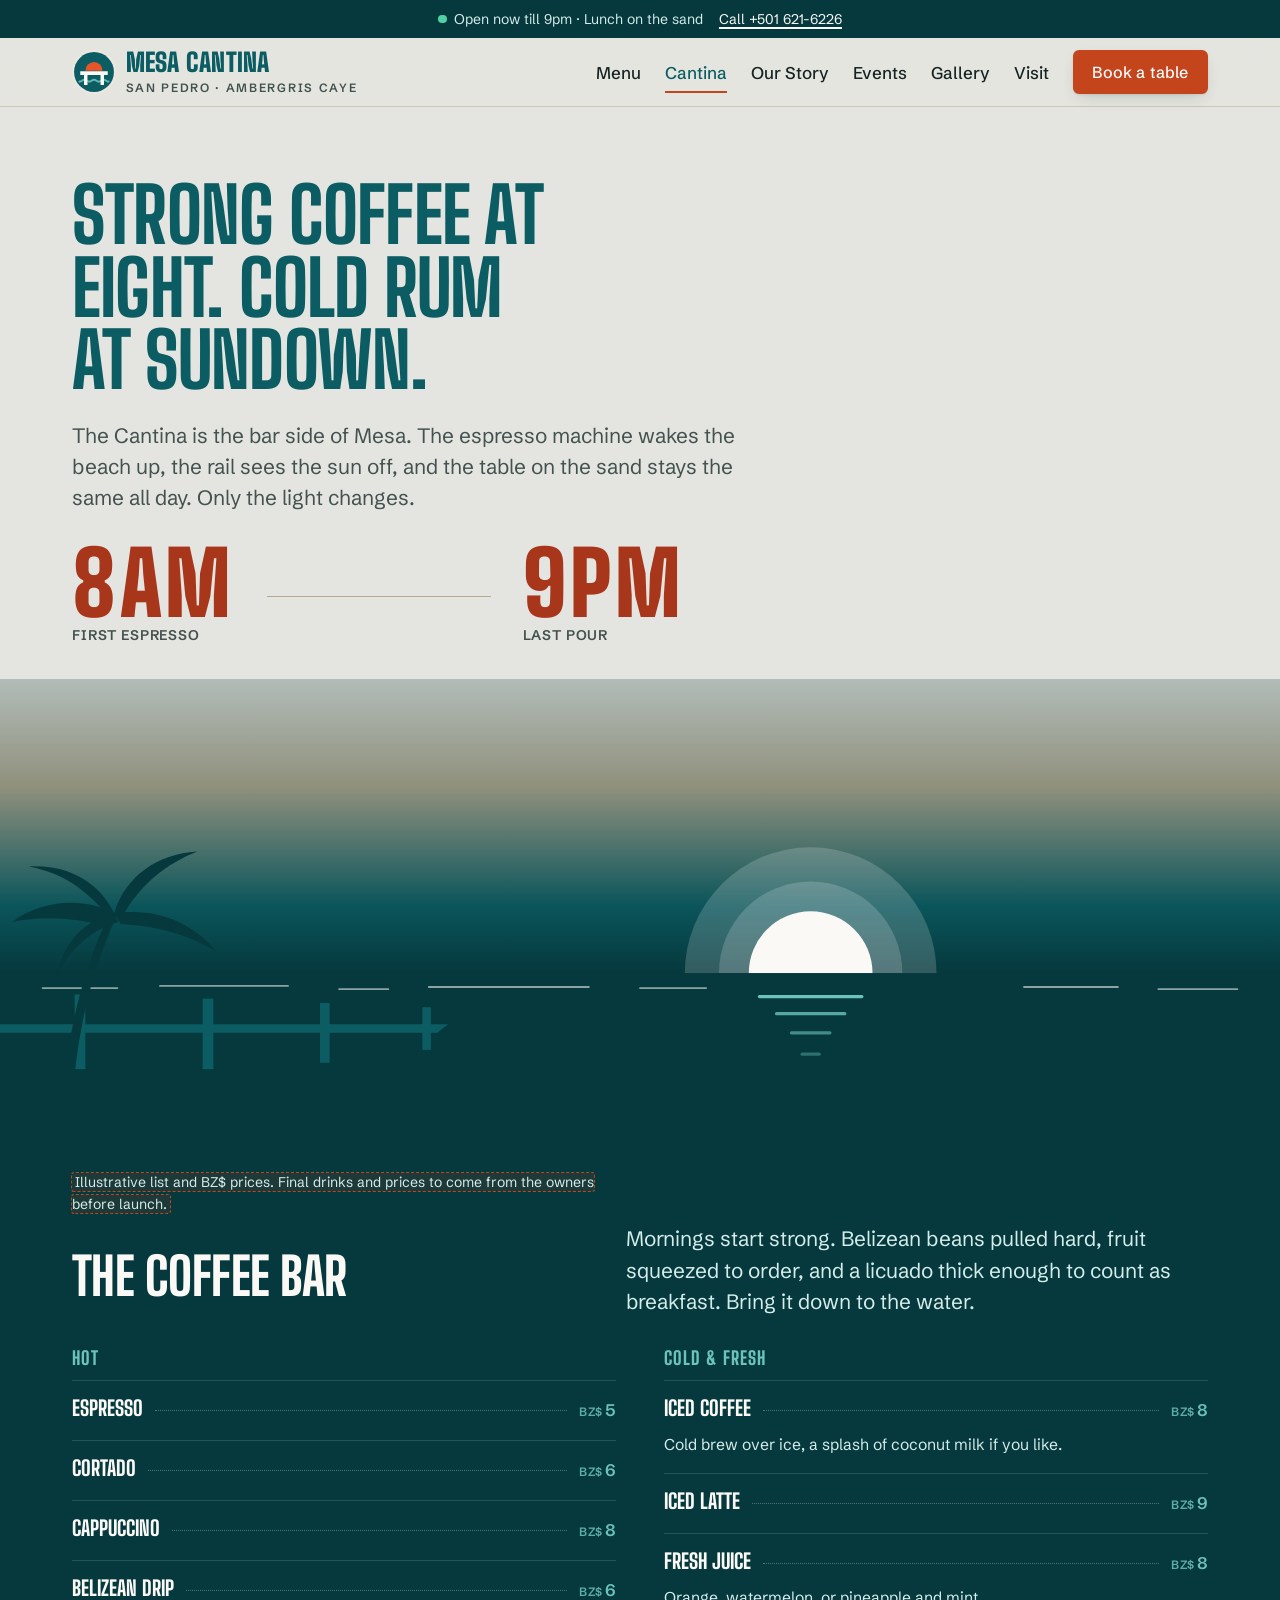
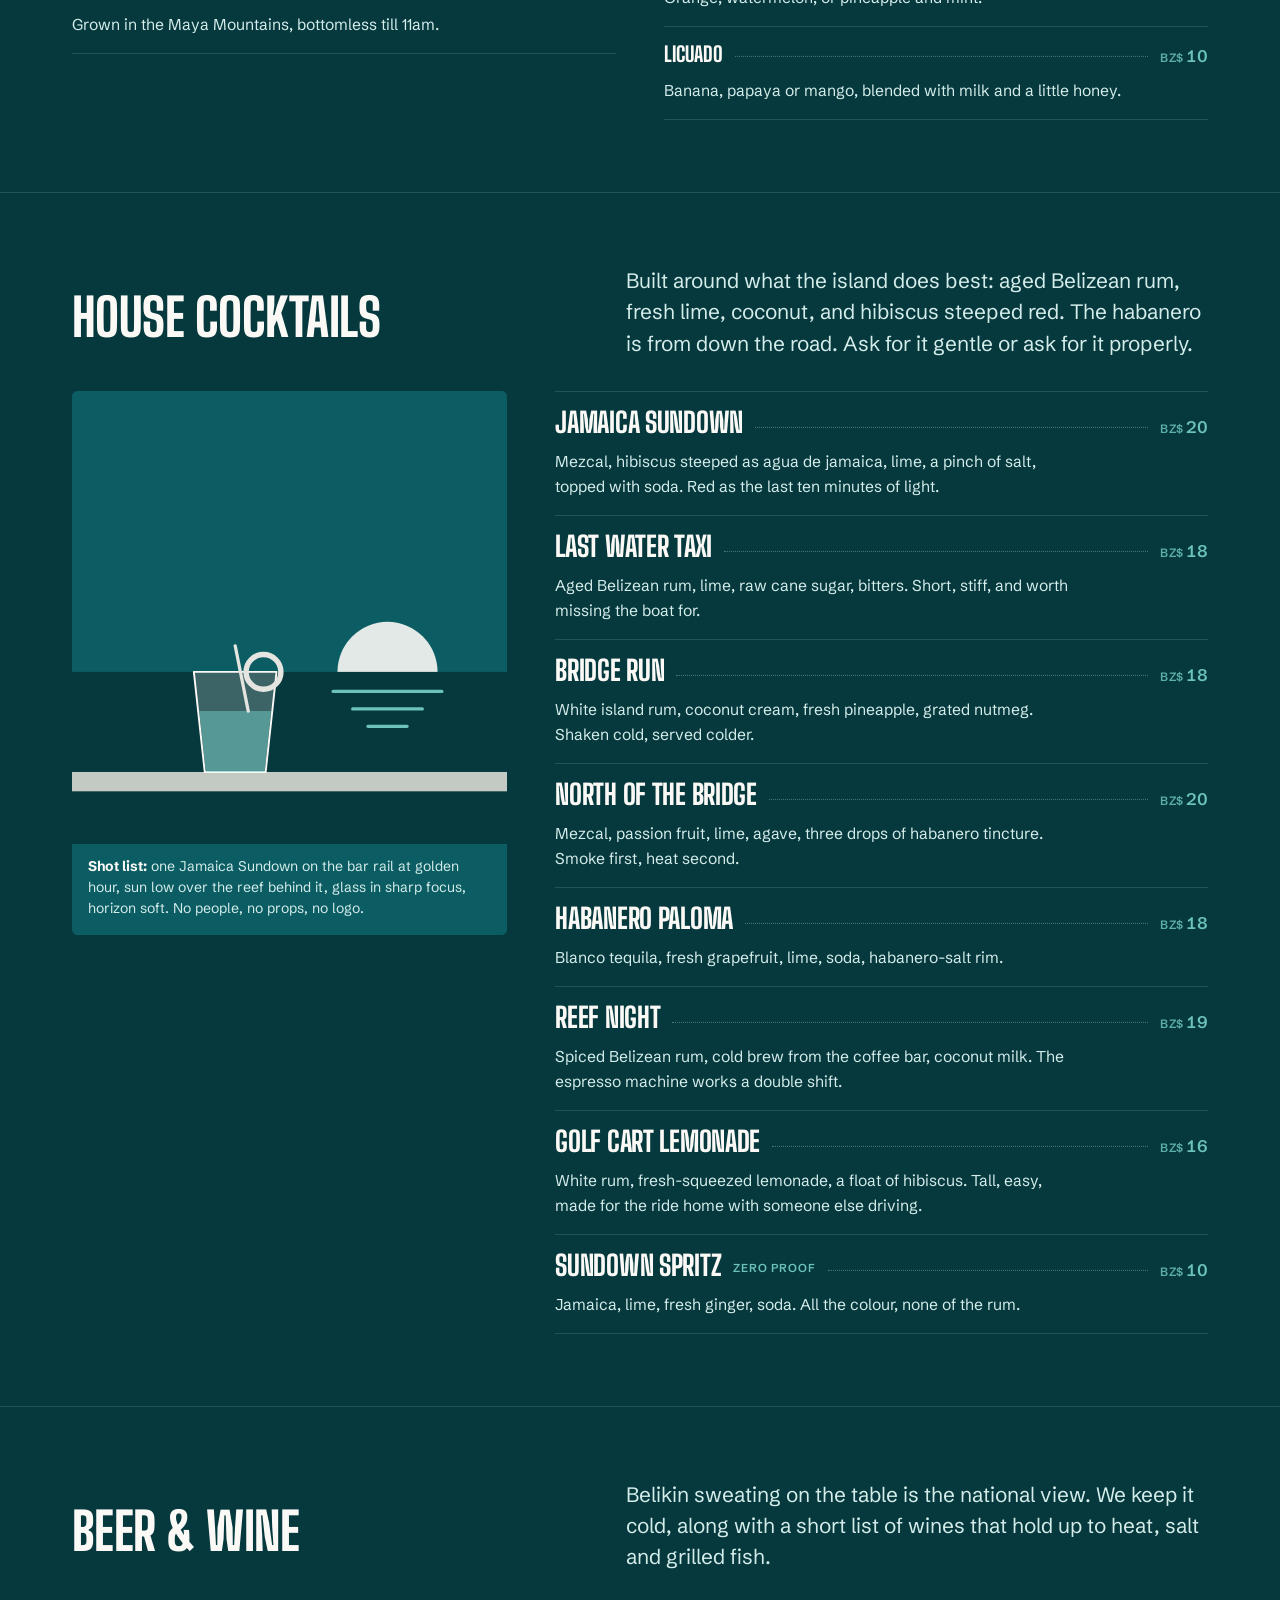
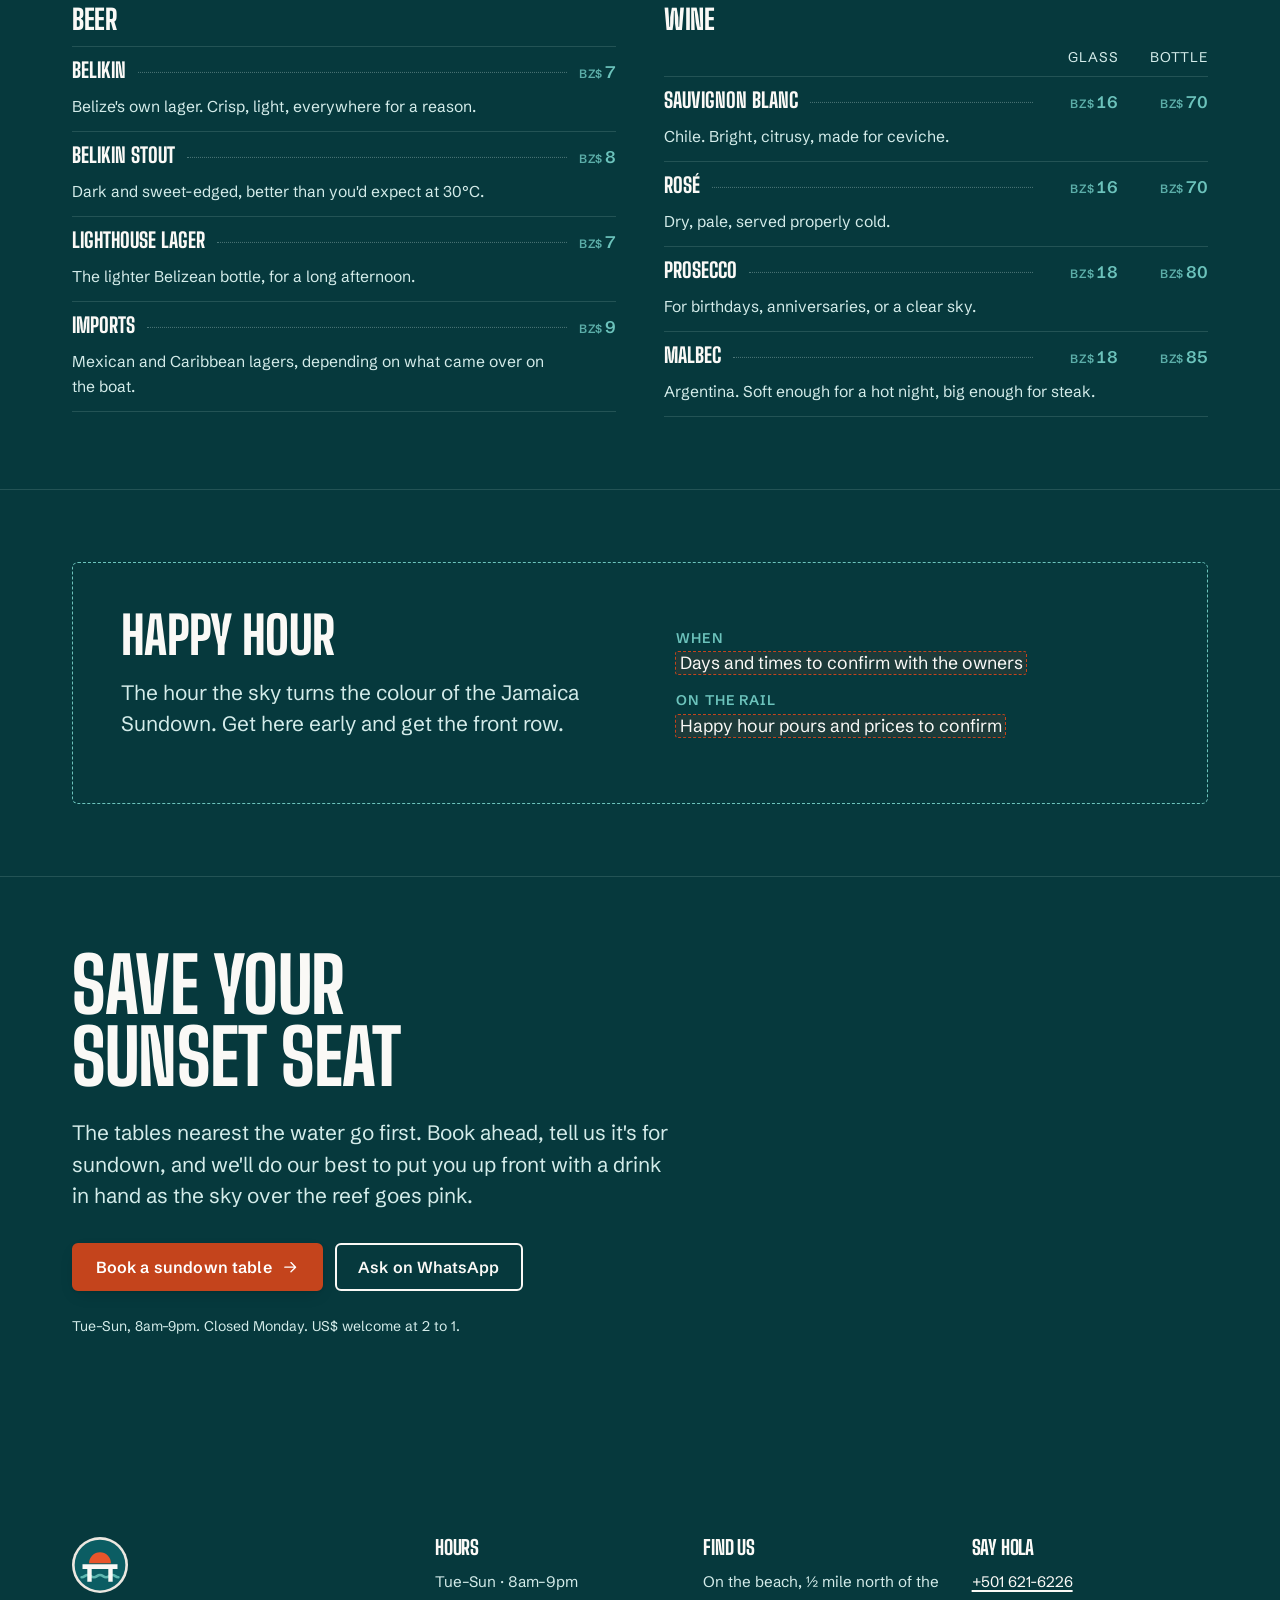
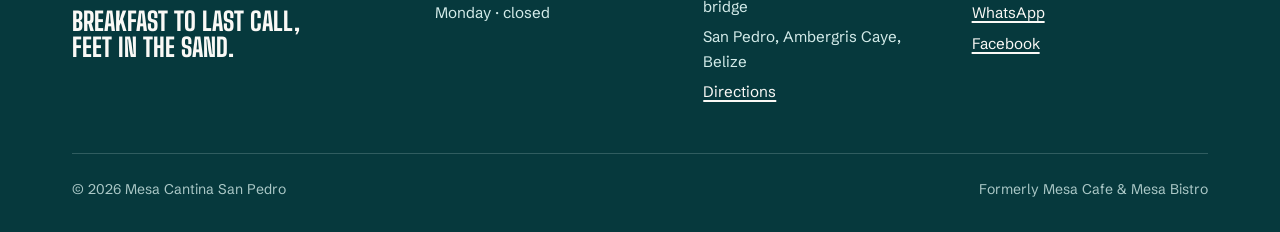
<file: mesa-cantina/drinks.html>
<!doctype html>
<html lang="en">
<head>
<meta charset="utf-8">
<meta name="viewport" content="width=device-width,initial-scale=1">
<title>Cantina Cocktails & Beach Bar | Mesa Cantina San Pedro</title>
<meta name="description" content="Sundown cocktails, cold beer, wine and strong coffee on the beach north of the bridge, Ambergris Caye. Open till 9pm, Tuesday to Sunday.">
<link rel="canonical" href="https://www.mesacantinasanpedro.com/drinks.html">
<meta property="og:type" content="website">
<meta property="og:site_name" content="Mesa Cantina San Pedro">
<meta property="og:locale" content="en_US">
<meta property="og:title" content="Cantina Cocktails & Beach Bar | Mesa Cantina San Pedro">
<meta property="og:description" content="Sundown cocktails, cold beer, wine and strong coffee on the beach north of the bridge, Ambergris Caye. Open till 9pm, Tuesday to Sunday.">
<meta property="og:url" content="https://www.mesacantinasanpedro.com/drinks.html">
<meta property="og:image" content="https://www.mesacantinasanpedro.com/assets/og-image.svg">
<meta property="og:image:type" content="image/svg+xml">
<meta property="og:image:width" content="1200">
<meta property="og:image:height" content="630">
<meta property="og:image:alt" content="Mesa Cantina San Pedro: a table on the sand at the end of a sun-bleached dock, Ambergris Caye, Belize">
<meta name="twitter:card" content="summary_large_image">
<meta name="twitter:title" content="Cantina Cocktails & Beach Bar | Mesa Cantina San Pedro">
<meta name="twitter:description" content="Sundown cocktails, cold beer, wine and strong coffee on the beach north of the bridge, Ambergris Caye. Open till 9pm, Tuesday to Sunday.">
<meta name="twitter:image" content="https://www.mesacantinasanpedro.com/assets/og-image.svg">
<meta name="twitter:image:alt" content="Mesa Cantina San Pedro: a table on the sand at the end of a sun-bleached dock, Ambergris Caye, Belize">
<link rel="manifest" href="site.webmanifest">
<meta name="theme-color" content="#0B5D63">
<link rel="icon" href="assets/favicon.svg" type="image/svg+xml">
<link rel="preconnect" href="https://fonts.googleapis.com"><link rel="preconnect" href="https://fonts.gstatic.com" crossorigin>
<link rel="stylesheet" href="css/mesa.css">
<style>
  /* ---------- hero: daylight on the plank ---------- */
  .dk-hero{padding-block:var(--s-8) var(--s-6)}
  .dk-hero h1{max-width:14ch;color:var(--reef)}
  .dk-hero .lead{margin-top:var(--s-5);max-width:52ch}
  .dk-clock{display:flex;flex-wrap:wrap;align-items:flex-end;gap:var(--s-4) var(--s-6);margin:var(--s-6) 0 0;padding:0;list-style:none}
  .dk-clock li{display:grid;gap:var(--s-1)}
  .dk-clock .stencil{font-size:clamp(3.2rem,2rem + 5vw,5.5rem);line-height:.85}
  .dk-clock small{font-size:var(--t-small);font-weight:600;letter-spacing:.06em;text-transform:uppercase;color:var(--ink-2)}
  .dk-clock .rope{flex:1 1 4rem;align-self:center;height:1px;background:var(--rope);min-width:3rem;max-width:14rem}

  /* ---------- the sundown moment ---------- */
  .sundown{margin:0;background:var(--reef-deep);line-height:0}
  .sundown svg{width:100%;height:clamp(200px,34vw,420px)}
  .sd-sky-0{stop-color:var(--plank)}
  .sd-sky-1{stop-color:var(--rope)}
  .sd-sky-2{stop-color:var(--reef)}
  .sd-sky-3{stop-color:var(--reef-deep)}
  .sd-sun{fill:var(--salt)}
  .sd-halo{fill:var(--salt);opacity:.18}
  .sd-sea{fill:var(--reef-deep)}
  .sd-reef{stroke:var(--salt);stroke-width:1.75;stroke-linecap:round;fill:none;opacity:.55}
  .sd-glint{stroke:var(--lagoon);stroke-width:3;stroke-linecap:round;fill:none}
  .sd-dock{fill:var(--reef-deep)}
  .sd-pier{fill:var(--reef)}
  .sd-dusk{fill:var(--reef-deep);opacity:0}
  /* motion: only armed by JS when motion is allowed; final state is the default */
  .sundown .sd-sunset{transition:transform 2.6s var(--ease-out)}
  .sundown .sd-glints{transition:opacity 1.6s ease 1.2s}
  .sundown .sd-dusk{transition:opacity 2.6s var(--ease-out)}
  .sundown.is-armed .sd-sunset{transform:translateY(-150px)}
  .sundown.is-armed .sd-glints{opacity:0}
  .sundown.is-armed.is-set .sd-sunset{transform:none}
  .sundown.is-armed.is-set .sd-glints{opacity:1}
  .sundown.is-armed.is-set .sd-dusk{opacity:.22}

  /* ---------- night world ---------- */
  .night{background:var(--reef-deep);color:var(--reef-ink)}
  .night h2,.night h3{color:var(--salt)}
  .night .lead{color:var(--reef-ink)}
  .night a{color:var(--salt)}
  .dk-section{padding-block:var(--s-8)}
  .dk-section + .dk-section{border-top:1px solid rgb(212 236 234 / .14)}
  .dk-section h2{color:var(--salt);margin-bottom:var(--s-4)}
  .dk-note{font-size:var(--t-small);color:var(--reef-ink);margin:0 0 var(--s-2)}
  .dk-head{display:grid;gap:var(--s-2) var(--s-7);margin-bottom:var(--s-6)}
  .dk-head .lead{margin:0}
  @media (min-width:900px){.dk-head{grid-template-columns:minmax(0,1fr) minmax(0,1.15fr);align-items:end}}

  /* menu lines */
  .pours{list-style:none;margin:0;padding:0;display:grid;gap:0}
  .pour{padding-block:var(--s-4);border-bottom:1px solid rgb(212 236 234 / .14)}
  .pour:first-child{border-top:1px solid rgb(212 236 234 / .14)}
  .pour-line{display:flex;align-items:baseline;gap:var(--s-3)}
  .pour-line h3,.pour-line .name{font-family:var(--font-display);font-weight:800;text-transform:uppercase;font-size:var(--t-h3);line-height:1.05;color:var(--salt);margin:0}
  .pour-line .name{font-size:1.3rem}
  .pour-line::after{content:"";order:1;flex:1 1 1rem;border-bottom:1px dotted rgb(212 236 234 / .35);transform:translateY(-.3em)}
  .price{order:2;font-variant-numeric:tabular-nums;font-weight:600;color:var(--lagoon);white-space:nowrap;font-size:1.05rem}
  .price small{font-size:.72em;letter-spacing:.06em;margin-right:.15em;opacity:.85}
  .pour p{margin:var(--s-2) 0 0;color:var(--reef-ink);font-size:.98rem;max-width:52ch}
  .pour .zero{display:inline-block;margin-left:.5em;font:600 .72rem/1 var(--font-body);letter-spacing:.08em;text-transform:uppercase;color:var(--lagoon);vertical-align:.35em}

  /* coffee bar: two columns of short lines */
  .coffee-grid{display:grid;gap:var(--s-6)}
  .coffee-grid h3{font-size:1.15rem;letter-spacing:.06em;color:var(--lagoon);margin-bottom:var(--s-3)}
  @media (min-width:760px){.coffee-grid{grid-template-columns:1fr 1fr;gap:var(--s-7)}}

  /* cocktails with photo slot */
  .bar{display:grid;gap:var(--s-7)}
  @media (min-width:960px){.bar{grid-template-columns:minmax(0,.8fr) minmax(0,1.2fr);align-items:start}.bar .photo-slot{position:sticky;top:6rem}}
  .photo-slot{margin:0;background:var(--reef);border-radius:var(--radius);overflow:hidden;display:grid;grid-template-rows:1fr auto}
  .photo-slot svg{width:100%;height:100%;min-height:0}
  .photo-slot figcaption{line-height:1.5;font-size:var(--t-small);color:var(--reef-ink);padding:var(--s-3) var(--s-4) var(--s-4);background:var(--reef)}
  .photo-slot figcaption b{color:var(--salt)}

  /* beer & wine */
  .cellar{display:grid;gap:var(--s-7)}
  @media (min-width:860px){.cellar{grid-template-columns:1fr 1fr}}
  .cellar h3.group{font-size:var(--t-h3);color:var(--salt);margin-bottom:var(--s-3)}
  .cellar .pour{padding-block:var(--s-3)}
  .wine-cols{display:flex;justify-content:flex-end;gap:var(--s-4);font-size:var(--t-small);letter-spacing:.06em;text-transform:uppercase;color:var(--reef-ink);margin-bottom:var(--s-2)}
  .wine-cols span{min-width:4.6rem;text-align:right}
  .pour-line .pair{order:2;display:flex;gap:var(--s-4)}
  .pour-line .pair .price{min-width:4.6rem;text-align:right}

  /* happy hour */
  .hh{display:grid;gap:var(--s-5);padding:var(--s-6);border:1px dashed var(--lagoon);border-radius:var(--radius)}
  .hh h2{margin:0}
  .hh dl{margin:0;display:grid;gap:var(--s-3)}
  .hh dt{font-size:var(--t-small);letter-spacing:.08em;text-transform:uppercase;color:var(--lagoon);font-weight:600}
  .hh dd{margin:0;color:var(--salt);font-size:1.1rem}
  @media (min-width:860px){.hh{grid-template-columns:1.1fr 1fr;align-items:center;padding:var(--s-7)}}

  /* closing CTA */
  .dk-cta{padding-block:var(--s-8) var(--s-9);text-align:left}
  .dk-cta h2{font-size:var(--t-h1);max-width:12ch;margin-bottom:var(--s-5)}
  .dk-cta .lead{max-width:46ch}
  .dk-actions{display:flex;flex-wrap:wrap;gap:var(--s-3);margin-top:var(--s-6)}
  .night .btn{color:#fff}
  .night .btn--ghost{--fg:var(--salt);color:var(--fg)}
  .night .btn--ghost:hover{--bg:var(--salt);--fg:var(--reef-deep);border-color:var(--salt)}
  .dk-fine{margin-top:var(--s-5);font-size:var(--t-small);color:var(--reef-ink)}
</style>
<script src="js/mesa.js" defer></script>
</head>
<body>
<a class="skip" href="#main">Skip to content</a>
<div class="tide" data-tide role="status"><div class="wrap"><span><span class="dot" aria-hidden="true"></span><span data-tide-text>Tue–Sun · 8am–9pm · on the beach north of the bridge</span></span><a href="tel:+5016216226">Call +501 621-6226</a></div></div>
<header class="site-head">
  <div class="wrap">
    <a class="brand" href="index.html" aria-label="Mesa Cantina San Pedro, home">
      <img src="assets/logo-mark.svg" alt="" width="44" height="44">
      <span><b>Mesa Cantina</b><small>San Pedro · Ambergris Caye</small></span>
    </a>
    <button class="nav-toggle" aria-expanded="false" aria-controls="site-nav" aria-label="Menu">
      <svg width="28" height="28" viewBox="0 0 28 28" fill="none" stroke="currentColor" stroke-width="2.2" stroke-linecap="round"><path d="M4 8h20M4 14h20M4 20h13"/></svg>
    </button>
    <nav class="nav" id="site-nav" aria-label="Main">
      <ul>
        <li><a href="menu.html">Menu</a></li>
        <li><a href="drinks.html">Cantina</a></li>
        <li><a href="story.html">Our Story</a></li>
        <li><a href="events.html">Events</a></li>
        <li><a href="gallery.html">Gallery</a></li>
        <li><a href="visit.html">Visit</a></li>
        <li><a class="btn" href="reserve.html">Book a table</a></li>
      </ul>
    </nav>
  </div>
</header>

<main id="main">

  <!-- Daylight: the plank end of the dock -->
  <section class="dk-hero" aria-labelledby="dk-title">
    <div class="wrap">
      <h1 id="dk-title">Strong coffee at eight. Cold rum at sundown.</h1>
      <p class="lead">The Cantina is the bar side of Mesa. The espresso machine wakes the beach up, the rail sees the sun off, and the table on the sand stays the same all day. Only the light changes.</p>
      <ul class="dk-clock" aria-label="Cantina hours, Tuesday to Sunday">
        <li><span class="stencil num">8AM</span><small>First espresso</small></li>
        <li class="rope" aria-hidden="true"></li>
        <li><span class="stencil num">9PM</span><small>Last pour</small></li>
      </ul>
    </div>
  </section>

  <!-- The one motion moment: dusk settles over the reef (sun sets behind the island; beach faces east) -->
  <figure class="sundown" data-sundown>
    <svg viewBox="0 0 1200 400" preserveAspectRatio="xMidYMax slice" role="img" aria-labelledby="sd-t">
      <title id="sd-t">Dusk settling over the reef horizon off San Pedro, a dock running out into dark water</title>
      <defs>
        <linearGradient id="sd-sky" x1="0" y1="0" x2="0" y2="1">
          <stop offset="0" class="sd-sky-0"/>
          <stop offset=".38" class="sd-sky-1"/>
          <stop offset=".78" class="sd-sky-2"/>
          <stop offset="1" class="sd-sky-3"/>
        </linearGradient>
        <clipPath id="sd-above"><rect x="0" y="0" width="1200" height="282"/></clipPath>
      </defs>
      <rect width="1200" height="282" fill="url(#sd-sky)"/>
      <rect class="sd-dusk" width="1200" height="282"/>
      <g clip-path="url(#sd-above)">
        <g class="sd-sunset">
          <circle class="sd-halo" cx="760" cy="282" r="118"/>
          <circle class="sd-halo" cx="760" cy="282" r="86"/>
          <circle class="sd-sun" cx="760" cy="282" r="58"/>
        </g>
      </g>
      <rect class="sd-sea" y="282" width="1200" height="118"/>
      <!-- the barrier reef: a broken line of surf on the horizon -->
      <path class="sd-reef" d="M40 296h70M150 294h120M318 297h46M402 295h150M600 296h62M960 295h88M1086 297h74"/>
      <!-- sun glints on the water -->
      <g class="sd-glints">
        <path class="sd-glint" d="M712 304h96"/>
        <path class="sd-glint" d="M728 320h64" opacity=".8"/>
        <path class="sd-glint" d="M742 338h36" opacity=".6"/>
        <path class="sd-glint" d="M752 358h16" opacity=".4"/>
      </g>
      <!-- dock running out from the left edge -->
      <g class="sd-pier">
        <path d="M0 330h420l-10 8H0z"/>
        <rect x="70" y="302" width="10" height="70"/>
        <rect x="190" y="306" width="10" height="66"/>
        <rect x="300" y="310" width="9" height="56"/>
        <rect x="396" y="314" width="8" height="40"/>
      </g>
      <g class="sd-dock">
        <!-- a palm leaning over the sand -->
        <path d="M58 400c6-60 18-120 46-176l6 3c-26 56-38 114-42 173z"/>
        <path d="M107 226c-30-16-68-12-96 8 30-6 58-4 90 4zM107 226c10-34 40-56 78-58-30 12-52 30-70 60zM107 226c38-6 74 8 96 36-30-18-58-24-90-26zM107 226c-14-30-44-46-80-44 32 6 54 22 74 46zM107 226c-28 6-48 28-54 58 14-26 32-42 58-50z"/>
      </g>
    </svg>
  </figure>

  <div class="night">

    <!-- Coffee bar -->
    <section class="dk-section" id="coffee" aria-labelledby="coffee-h">
      <div class="wrap">
        <p class="dk-note"><span class="tbd">Illustrative list and BZ$ prices. Final drinks and prices to come from the owners before launch.</span></p>
        <div class="dk-head">
          <h2 id="coffee-h">The coffee bar</h2>
          <p class="lead">Mornings start strong. Belizean beans pulled hard, fruit squeezed to order, and a licuado thick enough to count as breakfast. Bring it down to the water.</p>
        </div>
        <div class="coffee-grid" data-reveal>
          <div>
            <h3>Hot</h3>
            <ul class="pours">
              <li class="pour"><div class="pour-line"><span class="name">Espresso</span><span class="price"><small>BZ$</small>5</span></div></li>
              <li class="pour"><div class="pour-line"><span class="name">Cortado</span><span class="price"><small>BZ$</small>6</span></div></li>
              <li class="pour"><div class="pour-line"><span class="name">Cappuccino</span><span class="price"><small>BZ$</small>8</span></div></li>
              <li class="pour"><div class="pour-line"><span class="name">Belizean drip</span><span class="price"><small>BZ$</small>6</span></div><p>Grown in the Maya Mountains, bottomless till 11am.</p></li>
            </ul>
          </div>
          <div>
            <h3>Cold &amp; fresh</h3>
            <ul class="pours">
              <li class="pour"><div class="pour-line"><span class="name">Iced coffee</span><span class="price"><small>BZ$</small>8</span></div><p>Cold brew over ice, a splash of coconut milk if you like.</p></li>
              <li class="pour"><div class="pour-line"><span class="name">Iced latte</span><span class="price"><small>BZ$</small>9</span></div></li>
              <li class="pour"><div class="pour-line"><span class="name">Fresh juice</span><span class="price"><small>BZ$</small>8</span></div><p>Orange, watermelon, or pineapple and mint.</p></li>
              <li class="pour"><div class="pour-line"><span class="name">Licuado</span><span class="price"><small>BZ$</small>10</span></div><p>Banana, papaya or mango, blended with milk and a little honey.</p></li>
            </ul>
          </div>
        </div>
      </div>
    </section>

    <!-- House cocktails -->
    <section class="dk-section" id="cocktails" aria-labelledby="cocktails-h">
      <div class="wrap">
        <div class="dk-head">
          <h2 id="cocktails-h">House cocktails</h2>
          <p class="lead">Built around what the island does best: aged Belizean rum, fresh lime, coconut, and hibiscus steeped red. The habanero is from down the road. Ask for it gentle or ask for it properly.</p>
        </div>
        <div class="bar">
          <figure class="photo-slot" style="aspect-ratio:4/5">
            <svg viewBox="0 0 400 500" preserveAspectRatio="xMidYMid slice" aria-hidden="true" focusable="false">
              <rect style="fill:var(--reef)" width="400" height="300"/>
              <circle style="fill:var(--salt)" cx="290" cy="300" r="46" opacity=".9"/>
              <rect style="fill:var(--reef-deep)" y="300" width="400" height="200"/>
              <path style="stroke:var(--lagoon)" d="M240 318h100M258 334h64M272 350h36" stroke-width="3" stroke-linecap="round"/>
              <!-- bar rail -->
              <rect style="fill:var(--plank-2)" y="392" width="400" height="18" opacity=".9"/>
              <rect style="fill:var(--reef-deep)" y="410" width="400" height="90"/>
              <!-- glass on the rail -->
              <path style="fill:var(--salt);stroke:var(--salt)" d="M112 300h76l-10 92h-56z" fill-opacity=".22" stroke-width="1.75" stroke-linejoin="round"/>
              <path style="fill:var(--lagoon)" d="M117 336h66l-6 56h-54z" opacity=".55"/>
              <circle style="stroke:var(--plank)" cx="176" cy="300" r="16" fill="none" stroke-width="5"/>
              <path style="stroke:var(--plank)" d="M150 276l12 60" stroke-width="3" stroke-linecap="round"/>
            </svg>
            <figcaption><b>Shot list:</b> one Jamaica Sundown on the bar rail at golden hour, sun low over the reef behind it, glass in sharp focus, horizon soft. No people, no props, no logo.</figcaption>
          </figure>

          <ul class="pours" data-reveal>
            <li class="pour"><div class="pour-line"><h3>Jamaica Sundown</h3><span class="price"><small>BZ$</small>20</span></div><p>Mezcal, hibiscus steeped as agua de jamaica, lime, a pinch of salt, topped with soda. Red as the last ten minutes of light.</p></li>
            <li class="pour"><div class="pour-line"><h3>Last Water Taxi</h3><span class="price"><small>BZ$</small>18</span></div><p>Aged Belizean rum, lime, raw cane sugar, bitters. Short, stiff, and worth missing the boat for.</p></li>
            <li class="pour"><div class="pour-line"><h3>Bridge Run</h3><span class="price"><small>BZ$</small>18</span></div><p>White island rum, coconut cream, fresh pineapple, grated nutmeg. Shaken cold, served colder.</p></li>
            <li class="pour"><div class="pour-line"><h3>North of the Bridge</h3><span class="price"><small>BZ$</small>20</span></div><p>Mezcal, passion fruit, lime, agave, three drops of habanero tincture. Smoke first, heat second.</p></li>
            <li class="pour"><div class="pour-line"><h3>Habanero Paloma</h3><span class="price"><small>BZ$</small>18</span></div><p>Blanco tequila, fresh grapefruit, lime, soda, habanero-salt rim.</p></li>
            <li class="pour"><div class="pour-line"><h3>Reef Night</h3><span class="price"><small>BZ$</small>19</span></div><p>Spiced Belizean rum, cold brew from the coffee bar, coconut milk. The espresso machine works a double shift.</p></li>
            <li class="pour"><div class="pour-line"><h3>Golf Cart Lemonade</h3><span class="price"><small>BZ$</small>16</span></div><p>White rum, fresh-squeezed lemonade, a float of hibiscus. Tall, easy, made for the ride home with someone else driving.</p></li>
            <li class="pour"><div class="pour-line"><h3>Sundown Spritz <span class="zero">Zero proof</span></h3><span class="price"><small>BZ$</small>10</span></div><p>Jamaica, lime, fresh ginger, soda. All the colour, none of the rum.</p></li>
          </ul>
        </div>
      </div>
    </section>

    <!-- Beer & wine -->
    <section class="dk-section" id="beer-wine" aria-labelledby="bw-h">
      <div class="wrap">
        <div class="dk-head">
          <h2 id="bw-h">Beer &amp; wine</h2>
          <p class="lead">Belikin sweating on the table is the national view. We keep it cold, along with a short list of wines that hold up to heat, salt and grilled fish.</p>
        </div>
        <div class="cellar" data-reveal>
          <div>
            <h3 class="group">Beer</h3>
            <ul class="pours">
              <li class="pour"><div class="pour-line"><span class="name">Belikin</span><span class="price"><small>BZ$</small>7</span></div><p>Belize's own lager. Crisp, light, everywhere for a reason.</p></li>
              <li class="pour"><div class="pour-line"><span class="name">Belikin Stout</span><span class="price"><small>BZ$</small>8</span></div><p>Dark and sweet-edged, better than you'd expect at 30°C.</p></li>
              <li class="pour"><div class="pour-line"><span class="name">Lighthouse Lager</span><span class="price"><small>BZ$</small>7</span></div><p>The lighter Belizean bottle, for a long afternoon.</p></li>
              <li class="pour"><div class="pour-line"><span class="name">Imports</span><span class="price"><small>BZ$</small>9</span></div><p>Mexican and Caribbean lagers, depending on what came over on the boat.</p></li>
            </ul>
          </div>
          <div>
            <h3 class="group">Wine</h3>
            <div class="wine-cols" aria-hidden="true"><span>Glass</span><span>Bottle</span></div>
            <ul class="pours">
              <li class="pour"><div class="pour-line"><span class="name">Sauvignon blanc</span><span class="pair"><span class="price"><span class="sr-only">Glass </span><small>BZ$</small>16</span><span class="price"><span class="sr-only">Bottle </span><small>BZ$</small>70</span></span></div><p>Chile. Bright, citrusy, made for ceviche.</p></li>
              <li class="pour"><div class="pour-line"><span class="name">Rosé</span><span class="pair"><span class="price"><span class="sr-only">Glass </span><small>BZ$</small>16</span><span class="price"><span class="sr-only">Bottle </span><small>BZ$</small>70</span></span></div><p>Dry, pale, served properly cold.</p></li>
              <li class="pour"><div class="pour-line"><span class="name">Prosecco</span><span class="pair"><span class="price"><span class="sr-only">Glass </span><small>BZ$</small>18</span><span class="price"><span class="sr-only">Bottle </span><small>BZ$</small>80</span></span></div><p>For birthdays, anniversaries, or a clear sky.</p></li>
              <li class="pour"><div class="pour-line"><span class="name">Malbec</span><span class="pair"><span class="price"><span class="sr-only">Glass </span><small>BZ$</small>18</span><span class="price"><span class="sr-only">Bottle </span><small>BZ$</small>85</span></span></div><p>Argentina. Soft enough for a hot night, big enough for steak.</p></li>
            </ul>
          </div>
        </div>
      </div>
    </section>

    <!-- Happy hour -->
    <section class="dk-section" id="happy-hour" aria-labelledby="hh-h">
      <div class="wrap">
        <div class="hh">
          <div>
            <h2 id="hh-h">Happy hour</h2>
            <p class="lead" style="margin-top:var(--s-4)">The hour the sky turns the colour of the Jamaica Sundown. Get here early and get the front row.</p>
          </div>
          <dl>
            <div><dt>When</dt><dd><span class="tbd">Days and times to confirm with the owners</span></dd></div>
            <div><dt>On the rail</dt><dd><span class="tbd">Happy hour pours and prices to confirm</span></dd></div>
          </dl>
        </div>
      </div>
    </section>

    <!-- Closing CTA -->
    <section class="dk-section dk-cta" aria-labelledby="cta-h">
      <div class="wrap">
        <h2 id="cta-h">Save your sunset seat</h2>
        <p class="lead">The tables nearest the water go first. Book ahead, tell us it's for sundown, and we'll do our best to put you up front with a drink in hand as the sky over the reef goes pink.</p>
        <div class="dk-actions">
          <a class="btn" href="reserve.html">Book a sundown table
            <svg viewBox="0 0 24 24" fill="none" stroke="currentColor" stroke-width="1.75" stroke-linecap="round" stroke-linejoin="round" aria-hidden="true"><path d="M5 12h14M13 6l6 6-6 6"/></svg>
          </a>
          <a class="btn btn--ghost" href="https://wa.me/5016216226">Ask on WhatsApp</a>
        </div>
        <p class="dk-fine">Tue–Sun, 8am–9pm. Closed Monday. US$ welcome at 2 to 1.</p>
      </div>
    </section>

  </div>
</main>

<footer class="site-foot">
  <div class="wrap">
    <div class="foot-grid">
      <div>
        <img src="assets/logo-mark.svg" alt="" width="56" height="56" style="margin-bottom:1rem">
        <p style="color:var(--salt);font:800 1.6rem/1 var(--font-display);text-transform:uppercase">Breakfast to last call,<br>feet in the sand.</p>
      </div>
      <div><h3>Hours</h3><ul class="num"><li>Tue–Sun · 8am–9pm</li><li>Monday · closed</li></ul></div>
      <div><h3>Find us</h3><ul><li>On the beach, ½ mile north of the bridge</li><li>San Pedro, Ambergris Caye, Belize</li><li><a href="visit.html">Directions</a></li></ul></div>
      <div><h3>Say hola</h3><ul><li><a href="tel:+5016216226">+501 621-6226</a></li><li><a href="https://wa.me/5016216226">WhatsApp</a></li><li><a href="https://www.facebook.com/mesasanpedro/" rel="noopener">Facebook</a></li></ul></div>
    </div>
    <div class="foot-base"><span>© <span data-year>2026</span> Mesa Cantina San Pedro</span><span>Formerly Mesa Cafe &amp; Mesa Bistro</span></div>
  </div>
</footer>
<script>
/* Sundown: the page's single motion moment. Plays once when scrolled into view; skipped under reduced motion (final frame shows by default). */
(() => {
  const fig = document.querySelector('[data-sundown]');
  if (!fig || !('IntersectionObserver' in window) || matchMedia('(prefers-reduced-motion: reduce)').matches) return;
  fig.classList.add('is-armed');
  const io = new IntersectionObserver(es => es.forEach(e => {
    if (e.isIntersecting) { requestAnimationFrame(() => fig.classList.add('is-set')); io.disconnect(); }
  }), { threshold: .45 });
  requestAnimationFrame(() => io.observe(fig));
})();
</script>
</body>
</html>
</file>
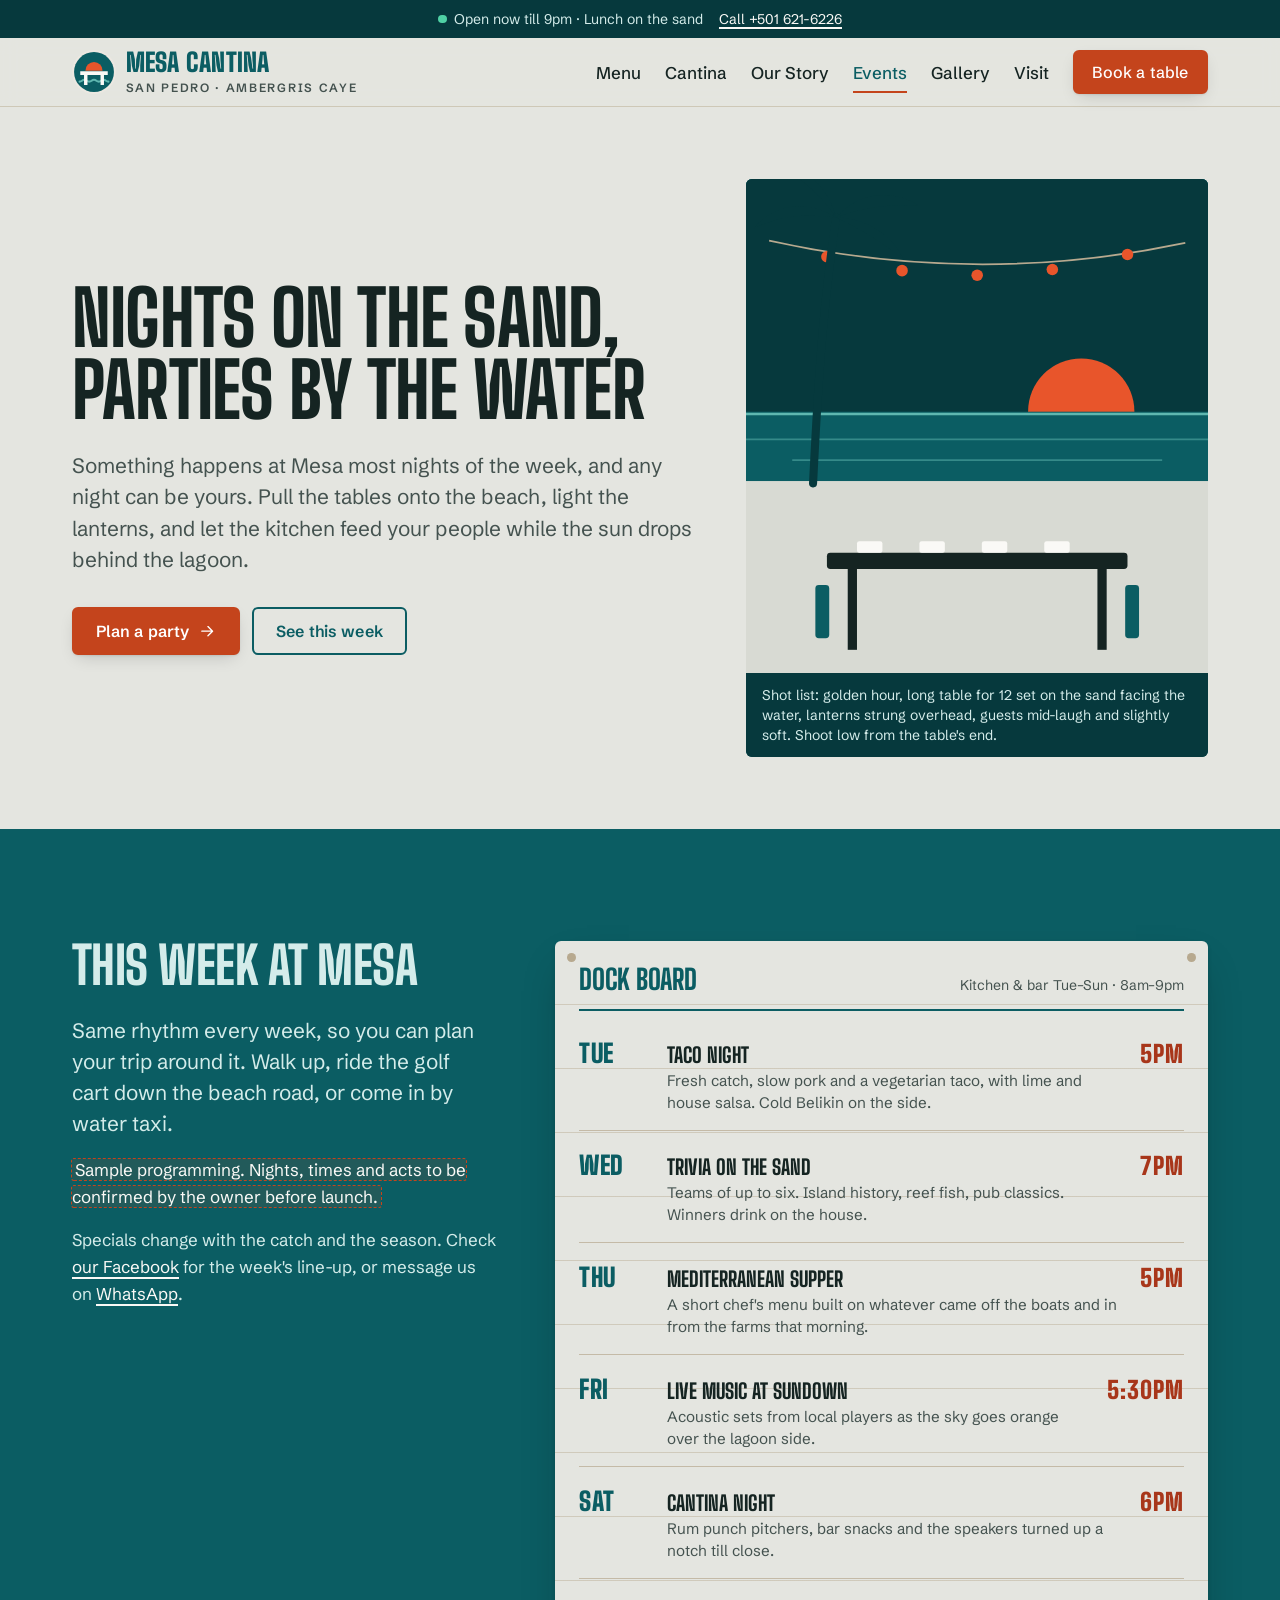
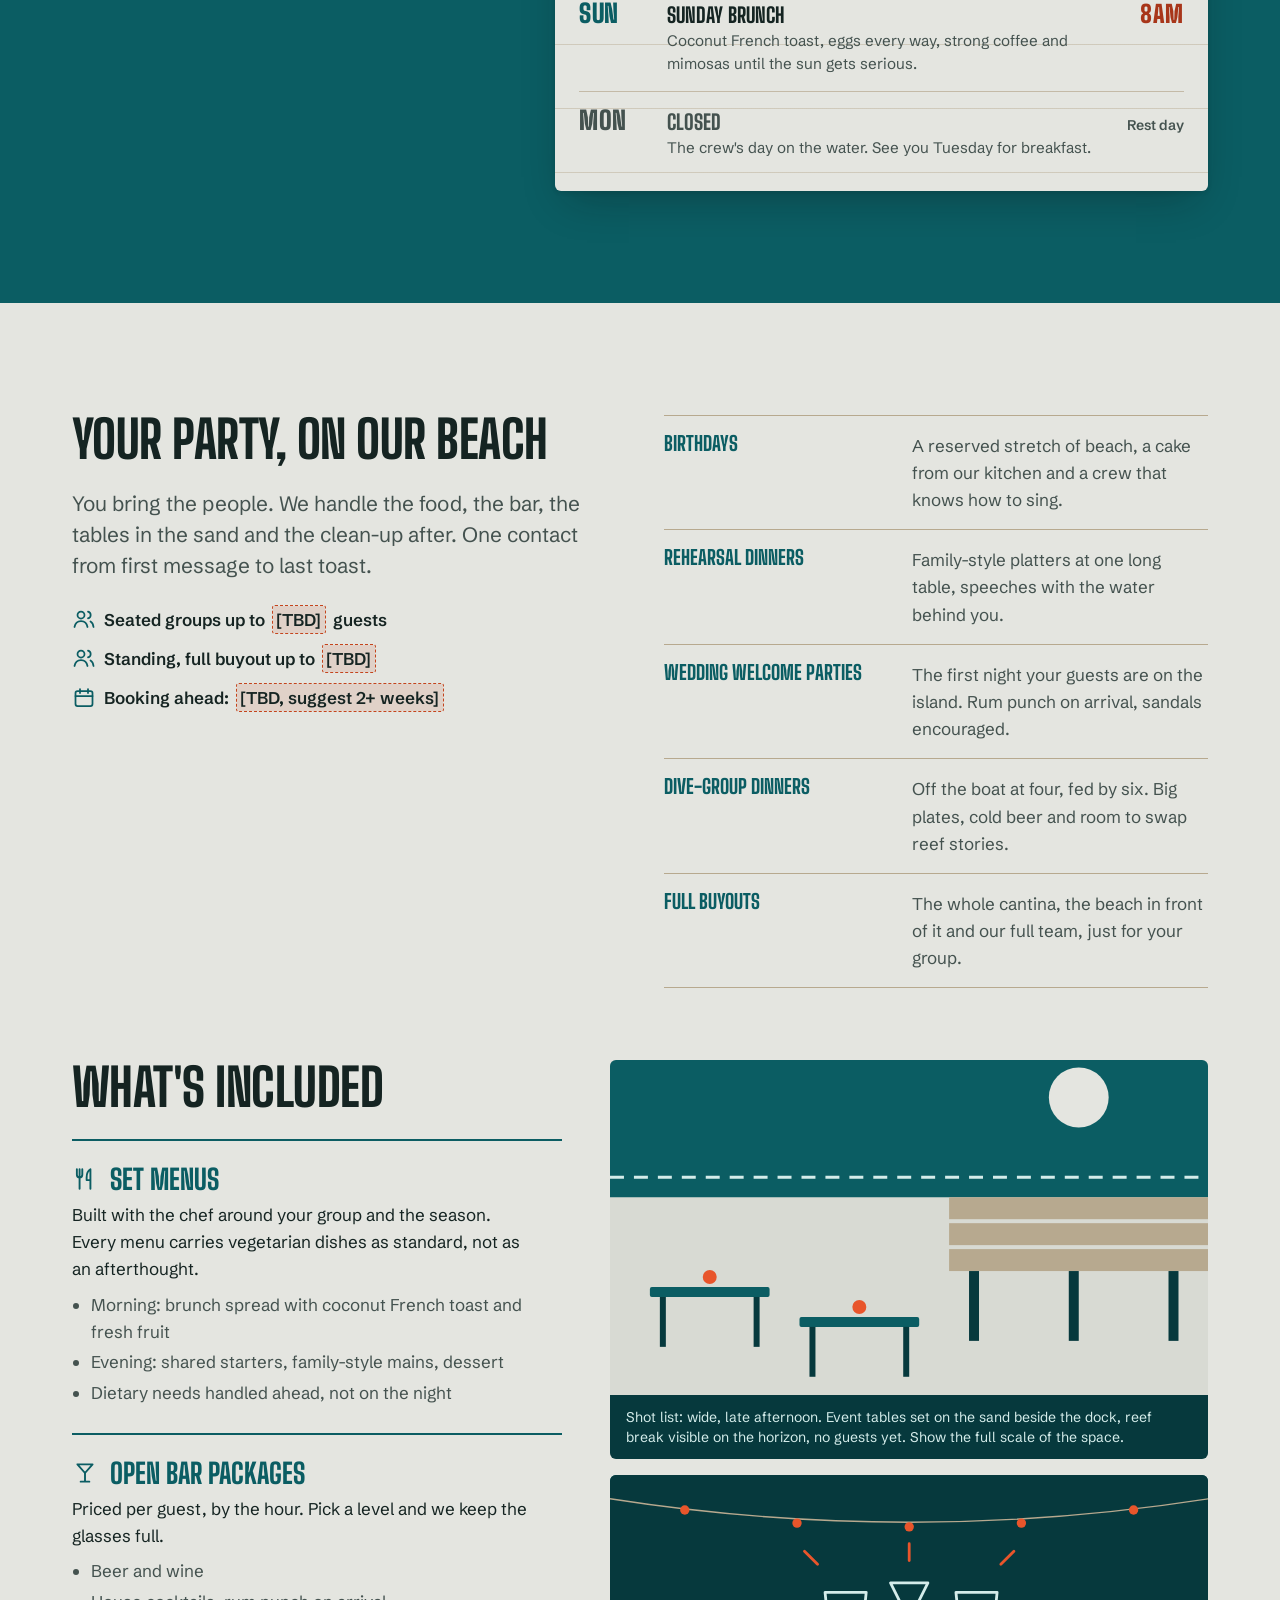
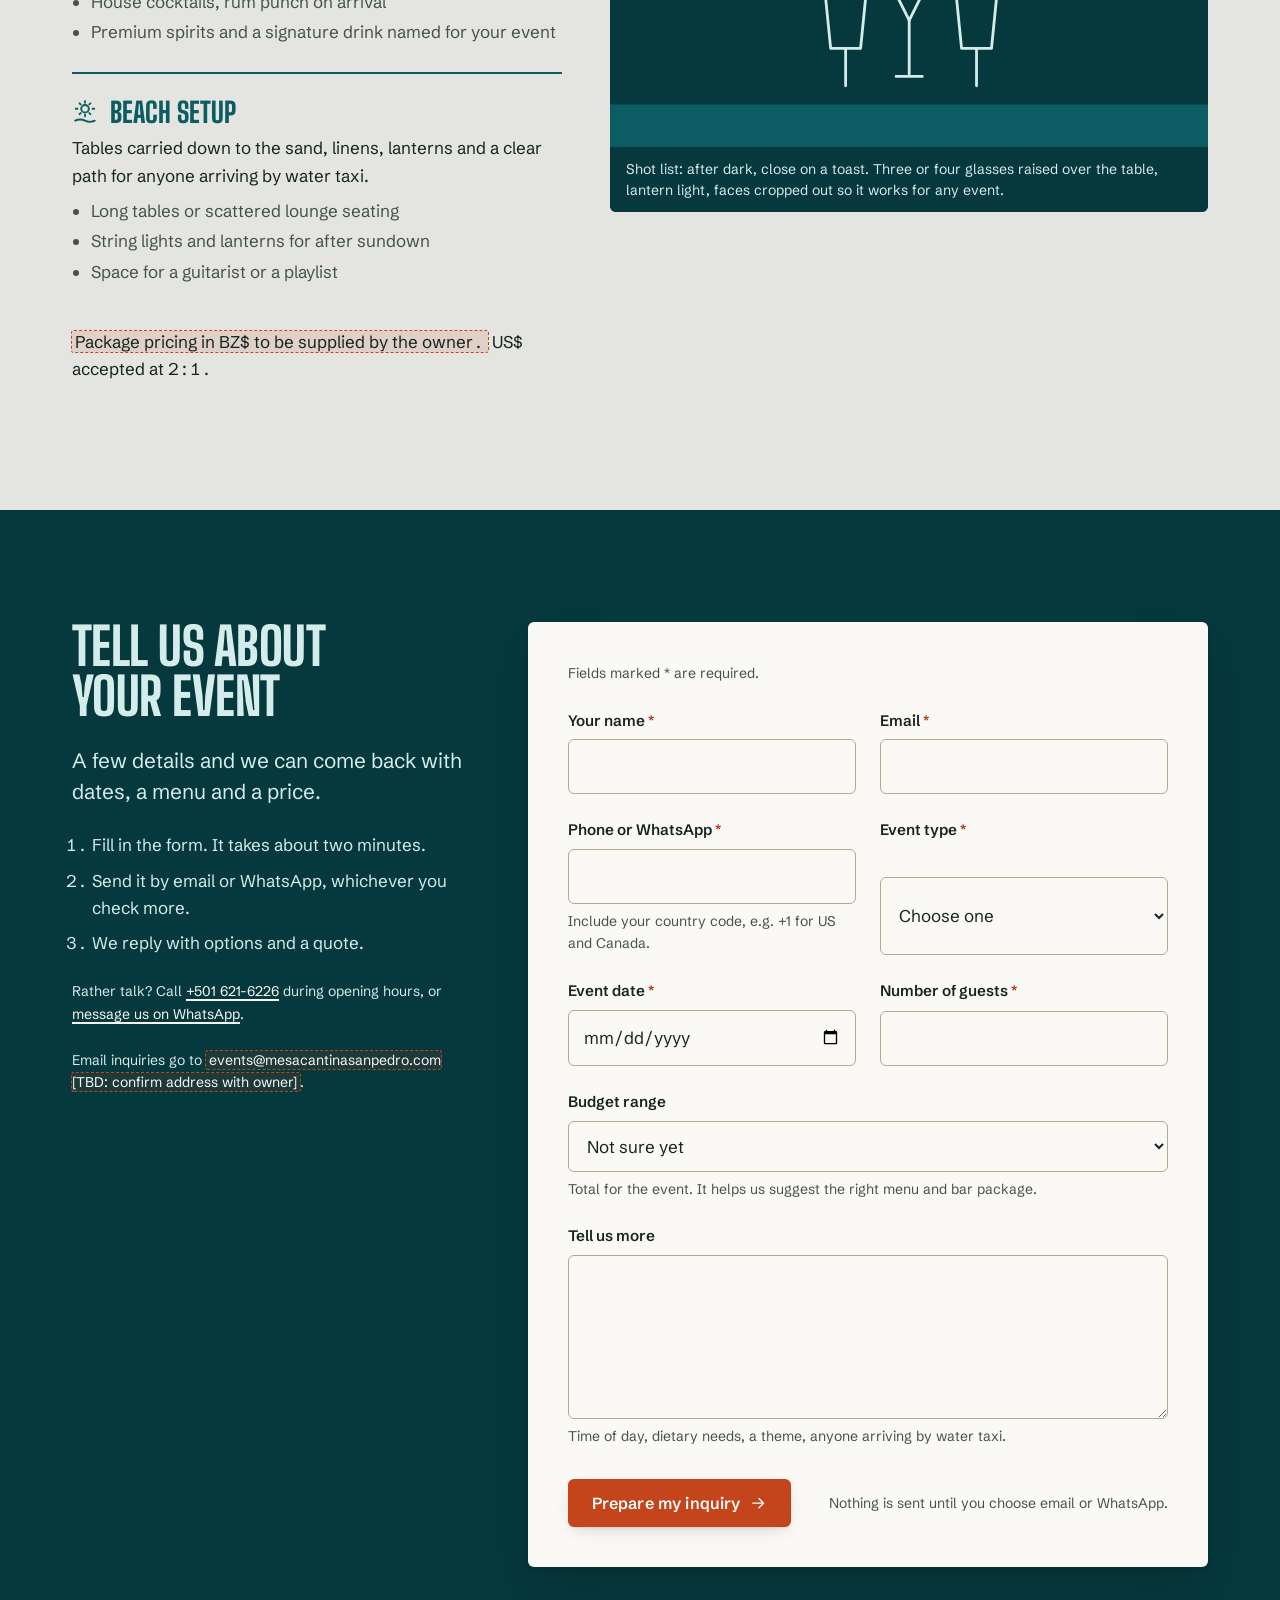
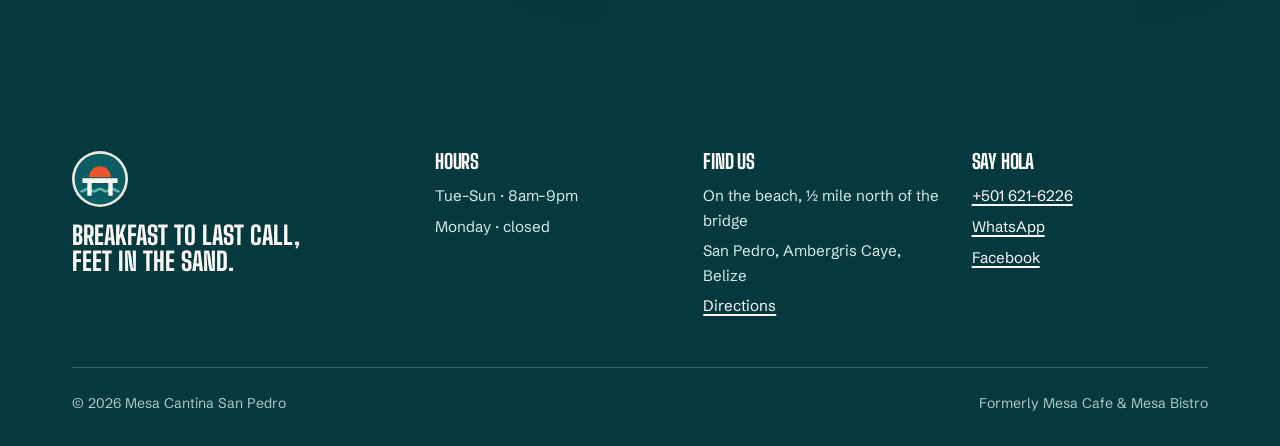
<file: mesa-cantina/events.html>
<!doctype html>
<html lang="en">
<head>
<meta charset="utf-8">
<meta name="viewport" content="width=device-width,initial-scale=1">
<title>Private Events & Beach Parties | Mesa Cantina San Pedro</title>
<meta name="description" content="Birthdays, rehearsal dinners and wedding groups on the beach in San Pedro, Ambergris Caye. Tell us your date and headcount and we'll plan the table.">
<link rel="canonical" href="https://www.mesacantinasanpedro.com/events.html">
<meta property="og:type" content="website">
<meta property="og:site_name" content="Mesa Cantina San Pedro">
<meta property="og:locale" content="en_US">
<meta property="og:title" content="Private Events & Beach Parties | Mesa Cantina San Pedro">
<meta property="og:description" content="Birthdays, rehearsal dinners and wedding groups on the beach in San Pedro, Ambergris Caye. Tell us your date and headcount and we'll plan the table.">
<meta property="og:url" content="https://www.mesacantinasanpedro.com/events.html">
<meta property="og:image" content="https://www.mesacantinasanpedro.com/assets/og-image.svg">
<meta property="og:image:type" content="image/svg+xml">
<meta property="og:image:width" content="1200">
<meta property="og:image:height" content="630">
<meta property="og:image:alt" content="Mesa Cantina San Pedro: a table on the sand at the end of a sun-bleached dock, Ambergris Caye, Belize">
<meta name="twitter:card" content="summary_large_image">
<meta name="twitter:title" content="Private Events & Beach Parties | Mesa Cantina San Pedro">
<meta name="twitter:description" content="Birthdays, rehearsal dinners and wedding groups on the beach in San Pedro, Ambergris Caye. Tell us your date and headcount and we'll plan the table.">
<meta name="twitter:image" content="https://www.mesacantinasanpedro.com/assets/og-image.svg">
<meta name="twitter:image:alt" content="Mesa Cantina San Pedro: a table on the sand at the end of a sun-bleached dock, Ambergris Caye, Belize">
<link rel="manifest" href="site.webmanifest">
<meta name="theme-color" content="#0B5D63">
<link rel="icon" href="assets/favicon.svg" type="image/svg+xml">
<link rel="preconnect" href="https://fonts.googleapis.com"><link rel="preconnect" href="https://fonts.gstatic.com" crossorigin>
<link rel="stylesheet" href="css/mesa.css">
<style>
  /* photo slots */
  .photo-slot{margin:0;background:var(--reef);border-radius:var(--radius);overflow:hidden;display:grid;grid-template-rows:1fr auto}
  .photo-slot svg{width:100%;height:100%;min-height:0}
  .photo-slot figcaption{background:var(--reef-deep);color:var(--reef-ink);font-size:var(--t-small);line-height:1.45;padding:var(--s-3) var(--s-4)}
  .photo-slot--sand{background:var(--plank-2)}

  /* intro */
  .ev-hero{padding-block:var(--s-8) var(--s-8)}
  .ev-hero .wrap{display:grid;gap:var(--s-7);grid-template-columns:1.15fr .85fr;align-items:center}
  .ev-hero h1{margin-bottom:var(--s-5)}
  .ev-hero .lead{margin-bottom:var(--s-6)}
  .actions{display:flex;flex-wrap:wrap;gap:var(--s-3)}
  .ev-hero .photo-slot{aspect-ratio:4/5}

  /* the noticeboard */
  .week .wrap{display:grid;gap:var(--s-7);grid-template-columns:.8fr 1.2fr;align-items:start}
  .week h2{margin-bottom:var(--s-5)}
  .week .tbd{color:var(--salt)}
  .week .board .tbd{color:var(--ink)}
  .board .stencil{color:var(--buoy-deep)}
  .board{background:var(--plank);color:var(--ink);border-radius:var(--radius);box-shadow:var(--shadow-2);
    padding:var(--s-5) var(--s-5) var(--s-4);position:relative;
    background-image:repeating-linear-gradient(180deg, transparent 0 63px, rgb(183 169 143 / .45) 63px 64px)}
  .board::before,.board::after{content:"";position:absolute;top:var(--s-3);width:.55rem;height:.55rem;border-radius:50%;background:var(--rope)}
  .board::before{left:var(--s-3)} .board::after{right:var(--s-3)}
  .board-head{display:flex;justify-content:space-between;align-items:baseline;gap:var(--s-3);flex-wrap:wrap;
    padding-bottom:var(--s-3);border-bottom:2px solid var(--reef);margin-bottom:var(--s-2)}
  .board-head h3{color:var(--reef);font-size:var(--t-h3)}
  .board-head p{margin:0;font-size:var(--t-small);color:var(--ink-2)}
  .sched{list-style:none;margin:0;padding:0}
  .sched li{display:grid;grid-template-columns:4.5rem 1fr auto;gap:var(--s-2) var(--s-4);align-items:baseline;
    padding:var(--s-4) 0;border-bottom:1px solid rgb(183 169 143 / .7)}
  .sched li:last-child{border-bottom:0}
  .sched .day{font:900 1.6rem/1 var(--font-display);text-transform:uppercase;color:var(--reef);letter-spacing:.02em}
  .sched .what b{display:block;font:800 1.3rem/1.1 var(--font-display);text-transform:uppercase}
  .sched .what span{display:block;color:var(--ink-2);font-size:.95rem;line-height:1.45;margin-top:.2rem}
  .sched .when{font-size:1.5rem;white-space:nowrap;text-align:right}
  .sched .closed .day,.sched .closed .what b{color:var(--ink-2)}
  .sched .closed .when{font:600 var(--t-small)/1 var(--font-body);color:var(--ink-2)}
  @media (max-width:520px){
    .sched li{grid-template-columns:3.4rem 1fr}
    .sched .when{grid-column:2;text-align:left;font-size:1.25rem}
  }

  /* private events */
  .private .intro{display:grid;gap:var(--s-7);grid-template-columns:1fr 1fr;align-items:start;margin-bottom:var(--s-8)}
  .private h2{margin-bottom:var(--s-5)}
  .occasions{list-style:none;margin:0;padding:0;border-top:1px solid var(--rope)}
  .occasions li{display:grid;grid-template-columns:minmax(9rem,14rem) 1fr;gap:var(--s-2) var(--s-5);padding:var(--s-4) 0;border-bottom:1px solid var(--rope)}
  .occasions b{font:800 1.25rem/1.1 var(--font-display);text-transform:uppercase;color:var(--reef)}
  .occasions span{color:var(--ink-2)}
  .facts{display:flex;flex-wrap:wrap;gap:var(--s-3) var(--s-6);margin:var(--s-5) 0 0;padding:0;list-style:none}
  .facts li{display:flex;align-items:center;gap:.5rem;font-weight:600}
  .facts svg{width:24px;height:24px;color:var(--reef);flex:none}

  .included{display:grid;gap:var(--s-7);grid-template-columns:.9fr 1.1fr;align-items:start}
  .included h3{font-size:var(--t-h2);margin-bottom:var(--s-5)}
  .inc-list{margin:0}
  .inc-list > div{padding:var(--s-5) 0;border-top:2px solid var(--reef)}
  .inc-list dt{display:flex;align-items:center;gap:var(--s-3);font:800 var(--t-h3)/1 var(--font-display);text-transform:uppercase;color:var(--reef);margin-bottom:var(--s-2)}
  .inc-list dt svg{width:26px;height:26px;flex:none}
  .inc-list dd{margin:0;max-width:var(--measure)}
  .inc-list dd p{margin-bottom:var(--s-2)}
  .inc-list ul{margin:0;padding-left:1.1em;color:var(--ink-2)}
  .inc-list li{margin-bottom:.2rem}
  .photo-pair{display:grid;gap:var(--s-4);grid-template-columns:1fr}
  .photo-pair .photo-slot:first-child{aspect-ratio:3/2}
  .photo-pair .photo-slot:last-child{aspect-ratio:16/9}

  /* inquiry */
  .inquire .wrap{display:grid;gap:var(--s-7);grid-template-columns:.75fr 1.25fr;align-items:start}
  .inquire h2{margin-bottom:var(--s-5)}
  .inquire aside .note{font-size:var(--t-small);color:var(--reef-ink);margin-top:var(--s-5)}
  .inquire aside .note .tbd{color:var(--salt)}
  .steps{margin:var(--s-5) 0 0;padding-left:1.2em}
  .steps li{margin-bottom:var(--s-2)}
  .form-panel{background:var(--salt);color:var(--ink);border-radius:var(--radius);padding:clamp(1.25rem,1rem + 2vw,2.5rem);box-shadow:var(--shadow-2)}
  .form-panel a:not(.btn){color:var(--reef)}
  .form-grid{display:grid;gap:0 var(--s-5);grid-template-columns:1fr 1fr}
  .form-grid .full{grid-column:1/-1}
  .field textarea{min-height:8rem;resize:vertical}
  .field .req{color:var(--buoy-deep);font-weight:600}
  .field .error:empty{display:none}
  .field .error{display:flex;gap:.4rem;align-items:flex-start}
  .field .error svg{width:18px;height:18px;flex:none;margin-top:.1rem}
  .form-foot{display:flex;flex-wrap:wrap;gap:var(--s-4);align-items:center;justify-content:space-between;margin-top:var(--s-2)}
  .form-foot p{margin:0;font-size:var(--t-small);color:var(--ink-2)}
  .summary{background:rgb(196 68 28 / .1);border:1px solid var(--buoy-deep);border-radius:var(--radius);padding:var(--s-4);margin-bottom:var(--s-5)}
  .summary h3{font-size:1.3rem;margin-bottom:var(--s-2);color:var(--buoy-deep)}
  .summary ul{margin:0;padding-left:1.1em}
  .success h3{font-size:var(--t-h2);color:var(--reef);margin-bottom:var(--s-4)}
  .success:focus{outline:none}
  .success dl{display:grid;grid-template-columns:auto 1fr;gap:.35rem var(--s-4);margin:var(--s-5) 0;padding:var(--s-4) 0;border-block:1px solid var(--rope);font-size:.95rem}
  .success dt{font-weight:600}
  .success dd{margin:0;color:var(--ink-2);overflow-wrap:anywhere}
  .success .actions{margin-bottom:var(--s-4)}
  .btn--wa{--bg:var(--reef);--fg:var(--salt)}
  .btn--wa:hover{--bg:var(--reef-deep)}
  .linkish{background:none;border:0;padding:.6rem 0;min-height:48px;font:inherit;color:var(--reef);text-decoration:underline;text-underline-offset:.22em;cursor:pointer}

  @media (max-width:860px){
    .ev-hero .wrap,.week .wrap,.private .intro,.included,.inquire .wrap{grid-template-columns:1fr}
    .ev-hero .photo-slot{aspect-ratio:4/3}
  }
  @media (max-width:600px){
    .form-grid{grid-template-columns:1fr}
    .occasions li{grid-template-columns:1fr}
    .success dl{grid-template-columns:1fr}
    .success dd{margin-bottom:var(--s-2)}
  }
</style>
<script src="js/mesa.js" defer></script>
</head>
<body>
<a class="skip" href="#main">Skip to content</a>
<div class="tide" data-tide role="status"><div class="wrap"><span><span class="dot" aria-hidden="true"></span><span data-tide-text>Tue–Sun · 8am–9pm · on the beach north of the bridge</span></span><a href="tel:+5016216226">Call +501 621-6226</a></div></div>
<header class="site-head">
  <div class="wrap">
    <a class="brand" href="index.html" aria-label="Mesa Cantina San Pedro, home">
      <img src="assets/logo-mark.svg" alt="" width="44" height="44">
      <span><b>Mesa Cantina</b><small>San Pedro · Ambergris Caye</small></span>
    </a>
    <button class="nav-toggle" aria-expanded="false" aria-controls="site-nav" aria-label="Menu">
      <svg width="28" height="28" viewBox="0 0 28 28" fill="none" stroke="currentColor" stroke-width="2.2" stroke-linecap="round"><path d="M4 8h20M4 14h20M4 20h13"/></svg>
    </button>
    <nav class="nav" id="site-nav" aria-label="Main">
      <ul>
        <li><a href="menu.html">Menu</a></li>
        <li><a href="drinks.html">Cantina</a></li>
        <li><a href="story.html">Our Story</a></li>
        <li><a href="events.html">Events</a></li>
        <li><a href="gallery.html">Gallery</a></li>
        <li><a href="visit.html">Visit</a></li>
        <li><a class="btn" href="reserve.html">Book a table</a></li>
      </ul>
    </nav>
  </div>
</header>

<main id="main">

  <!-- Intro -->
  <section class="ev-hero" aria-labelledby="ev-title">
    <div class="wrap">
      <div>
        <h1 id="ev-title">Nights on the sand, parties by the water</h1>
        <p class="lead">Something happens at Mesa most nights of the week, and any night can be yours. Pull the tables onto the beach, light the lanterns, and let the kitchen feed your people while the sun drops behind the lagoon.</p>
        <div class="actions">
          <a class="btn" href="#inquire">
            Plan a party
            <svg viewBox="0 0 24 24" fill="none" stroke="currentColor" stroke-width="1.75" stroke-linecap="round" stroke-linejoin="round" aria-hidden="true"><path d="M5 12h14M13 6l6 6-6 6"/></svg>
          </a>
          <a class="btn btn--ghost" href="#this-week">See this week</a>
        </div>
      </div>
      <figure class="photo-slot">
        <svg viewBox="0 0 400 500" preserveAspectRatio="xMidYMid slice" role="img" aria-label="Illustration: a long table set on the sand at sundown, lanterns overhead, palm against the sky">
          <rect width="400" height="500" fill="#0B5D63"/>
          <rect width="400" height="250" fill="#06393D"/>
          <circle cx="290" cy="238" r="46" fill="#E8552B"/>
          <rect y="238" width="400" height="60" fill="#0B5D63"/>
          <path d="M0 240h400" stroke="#5FB7B0" stroke-width="2"/>
          <path d="M0 262h400M40 280h320" stroke="#5FB7B0" stroke-width="1.5" opacity=".5"/>
          <rect y="298" width="400" height="202" fill="#D8DAD3"/>
          <path d="M20 90 Q200 130 380 92" stroke="#B7A98F" stroke-width="1.5" fill="none"/>
          <g fill="#E8552B"><circle cx="70" cy="104" r="5"/><circle cx="135" cy="116" r="5"/><circle cx="200" cy="120" r="5"/><circle cx="265" cy="115" r="5"/><circle cx="330" cy="102" r="5"/></g>
          <g fill="#06393D">
            <path d="M58 300 C62 220 66 150 78 70" stroke="#06393D" stroke-width="7" fill="none" stroke-linecap="round"/>
            <path d="M78 70 C50 52 22 60 6 80 C34 66 56 68 78 70Z"/>
            <path d="M78 70 C98 46 130 46 150 60 C124 58 100 62 78 70Z"/>
            <path d="M78 70 C70 40 48 24 26 24 C48 36 64 50 78 70Z"/>
            <path d="M78 70 C104 70 128 86 136 106 C116 90 98 80 78 70Z"/>
          </g>
          <rect x="70" y="360" width="260" height="14" rx="3" fill="#152422"/>
          <rect x="88" y="374" width="8" height="70" fill="#152422"/><rect x="304" y="374" width="8" height="70" fill="#152422"/>
          <g fill="#FAF9F6"><rect x="96" y="350" width="22" height="10" rx="2"/><rect x="150" y="350" width="22" height="10" rx="2"/><rect x="204" y="350" width="22" height="10" rx="2"/><rect x="258" y="350" width="22" height="10" rx="2"/></g>
          <g fill="#0B5D63"><rect x="60" y="388" width="12" height="46" rx="3"/><rect x="328" y="388" width="12" height="46" rx="3"/></g>
        </svg>
        <figcaption>Shot list: golden hour, long table for 12 set on the sand facing the water, lanterns strung overhead, guests mid-laugh and slightly soft. Shoot low from the table's end.</figcaption>
      </figure>
    </div>
  </section>

  <!-- This week -->
  <section class="section section--reef week" id="this-week" aria-labelledby="week-title">
    <div class="wrap">
      <div>
        <h2 id="week-title">This week at Mesa</h2>
        <p class="lead">Same rhythm every week, so you can plan your trip around it. Walk up, ride the golf cart down the beach road, or come in by water taxi.</p>
        <p><span class="tbd">Sample programming. Nights, times and acts to be confirmed by the owner before launch.</span></p>
        <p>Specials change with the catch and the season. Check <a href="https://www.facebook.com/mesasanpedro/" rel="noopener">our Facebook</a> for the week's line-up, or message us on <a href="https://wa.me/5016216226">WhatsApp</a>.</p>
      </div>

      <div class="board" data-reveal>
        <div class="board-head">
          <h3>Dock board</h3>
          <p>Kitchen &amp; bar <span class="num">Tue–Sun · 8am–9pm</span></p>
        </div>
        <ol class="sched">
          <li>
            <span class="day">Tue</span>
            <span class="what"><b>Taco night</b><span>Fresh catch, slow pork and a vegetarian taco, with lime and house salsa. Cold Belikin on the side.</span></span>
            <span class="when"><span class="stencil num">5PM</span></span>
          </li>
          <li>
            <span class="day">Wed</span>
            <span class="what"><b>Trivia on the sand</b><span>Teams of up to six. Island history, reef fish, pub classics. Winners drink on the house.</span></span>
            <span class="when"><span class="stencil num">7PM</span></span>
          </li>
          <li>
            <span class="day">Thu</span>
            <span class="what"><b>Mediterranean supper</b><span>A short chef's menu built on whatever came off the boats and in from the farms that morning.</span></span>
            <span class="when"><span class="stencil num">5PM</span></span>
          </li>
          <li>
            <span class="day">Fri</span>
            <span class="what"><b>Live music at sundown</b><span>Acoustic sets from local players as the sky goes orange over the lagoon side.</span></span>
            <span class="when"><span class="stencil num">5:30PM</span></span>
          </li>
          <li>
            <span class="day">Sat</span>
            <span class="what"><b>Cantina night</b><span>Rum punch pitchers, bar snacks and the speakers turned up a notch till close.</span></span>
            <span class="when"><span class="stencil num">6PM</span></span>
          </li>
          <li>
            <span class="day">Sun</span>
            <span class="what"><b>Sunday brunch</b><span>Coconut French toast, eggs every way, strong coffee and mimosas until the sun gets serious.</span></span>
            <span class="when"><span class="stencil num">8AM</span></span>
          </li>
          <li class="closed">
            <span class="day">Mon</span>
            <span class="what"><b>Closed</b><span>The crew's day on the water. See you Tuesday for breakfast.</span></span>
            <span class="when">Rest day</span>
          </li>
        </ol>
      </div>
    </div>
  </section>

  <!-- Private events -->
  <section class="section private" id="private" aria-labelledby="private-title">
    <div class="wrap">
      <div class="intro">
        <div>
          <h2 id="private-title">Your party, on our beach</h2>
          <p class="lead">You bring the people. We handle the food, the bar, the tables in the sand and the clean-up after. One contact from first message to last toast.</p>
          <ul class="facts">
            <li>
              <svg viewBox="0 0 24 24" fill="none" stroke="currentColor" stroke-width="1.75" stroke-linecap="round" stroke-linejoin="round" aria-hidden="true"><circle cx="9" cy="8" r="3.5"/><path d="M2.5 20c.6-3.6 3.3-6 6.5-6s5.9 2.4 6.5 6"/><path d="M16 4.6a3.5 3.5 0 0 1 0 6.8M18.5 14.5c1.6.9 2.7 2.9 3 5.5"/></svg>
              Seated groups up to <span class="tbd">[TBD]</span> guests
            </li>
            <li>
              <svg viewBox="0 0 24 24" fill="none" stroke="currentColor" stroke-width="1.75" stroke-linecap="round" stroke-linejoin="round" aria-hidden="true"><circle cx="9" cy="8" r="3.5"/><path d="M2.5 20c.6-3.6 3.3-6 6.5-6s5.9 2.4 6.5 6"/><path d="M16 4.6a3.5 3.5 0 0 1 0 6.8M18.5 14.5c1.6.9 2.7 2.9 3 5.5"/></svg>
              Standing, full buyout up to <span class="tbd">[TBD]</span>
            </li>
            <li>
              <svg viewBox="0 0 24 24" fill="none" stroke="currentColor" stroke-width="1.75" stroke-linecap="round" stroke-linejoin="round" aria-hidden="true"><rect x="3.5" y="5" width="17" height="15" rx="2"/><path d="M3.5 10h17M8 3v4M16 3v4"/></svg>
              Booking ahead: <span class="tbd">[TBD, suggest 2+ weeks]</span>
            </li>
          </ul>
        </div>
        <ul class="occasions" aria-label="Occasions we host">
          <li><b>Birthdays</b><span>A reserved stretch of beach, a cake from our kitchen and a crew that knows how to sing.</span></li>
          <li><b>Rehearsal dinners</b><span>Family-style platters at one long table, speeches with the water behind you.</span></li>
          <li><b>Wedding welcome parties</b><span>The first night your guests are on the island. Rum punch on arrival, sandals encouraged.</span></li>
          <li><b>Dive-group dinners</b><span>Off the boat at four, fed by six. Big plates, cold beer and room to swap reef stories.</span></li>
          <li><b>Full buyouts</b><span>The whole cantina, the beach in front of it and our full team, just for your group.</span></li>
        </ul>
      </div>

      <div class="included">
        <div>
          <h3>What's included</h3>
          <dl class="inc-list">
            <div>
              <dt>
                <svg viewBox="0 0 24 24" fill="none" stroke="currentColor" stroke-width="1.75" stroke-linecap="round" stroke-linejoin="round" aria-hidden="true"><path d="M7 3v8M4.5 3v5a2.5 2.5 0 0 0 5 0V3M7 11v10M17 21V3c-2.2 1.3-3.5 4-3.5 7.5V13H17"/></svg>
                Set menus
              </dt>
              <dd>
                <p>Built with the chef around your group and the season. Every menu carries vegetarian dishes as standard, not as an afterthought.</p>
                <ul>
                  <li>Morning: brunch spread with coconut French toast and fresh fruit</li>
                  <li>Evening: shared starters, family-style mains, dessert</li>
                  <li>Dietary needs handled ahead, not on the night</li>
                </ul>
              </dd>
            </div>
            <div>
              <dt>
                <svg viewBox="0 0 24 24" fill="none" stroke="currentColor" stroke-width="1.75" stroke-linecap="round" stroke-linejoin="round" aria-hidden="true"><path d="M5 4h14l-7 8z"/><path d="M12 12v8M8 20h8"/></svg>
                Open bar packages
              </dt>
              <dd>
                <p>Priced per guest, by the hour. Pick a level and we keep the glasses full.</p>
                <ul>
                  <li>Beer and wine</li>
                  <li>House cocktails, rum punch on arrival</li>
                  <li>Premium spirits and a signature drink named for your event</li>
                </ul>
              </dd>
            </div>
            <div>
              <dt>
                <svg viewBox="0 0 24 24" fill="none" stroke="currentColor" stroke-width="1.75" stroke-linecap="round" stroke-linejoin="round" aria-hidden="true"><circle cx="12" cy="9" r="3.5"/><path d="M12 2v1.5M12 14.5V16M5 9H3.5M20.5 9H19M7 4l1 1M16 13l1 1M7 14l1-1M16 5l1-1M3 20c3-1.5 6-1.5 9 0s6 1.5 9 0"/></svg>
                Beach setup
              </dt>
              <dd>
                <p>Tables carried down to the sand, linens, lanterns and a clear path for anyone arriving by water taxi.</p>
                <ul>
                  <li>Long tables or scattered lounge seating</li>
                  <li>String lights and lanterns for after sundown</li>
                  <li>Space for a guitarist or a playlist</li>
                </ul>
              </dd>
            </div>
          </dl>
          <p class="num" style="margin-top:var(--s-4)"><span class="tbd">Package pricing in BZ$ to be supplied by the owner.</span> US$ accepted at 2:1.</p>
        </div>

        <div class="photo-pair" data-reveal>
          <figure class="photo-slot photo-slot--sand">
            <svg viewBox="0 0 600 400" preserveAspectRatio="xMidYMid slice" role="img" aria-label="Illustration: tables on the sand beside the dock with the reef line on the horizon">
              <rect width="600" height="400" fill="#D8DAD3"/>
              <rect width="600" height="170" fill="#0B5D63"/>
              <path d="M0 150h600" stroke="#D4ECEA" stroke-width="3" stroke-dasharray="14 10"/>
              <circle cx="470" cy="70" r="30" fill="#E4E5E0"/>
              <g fill="#B7A98F"><rect x="340" y="170" width="260" height="22"/><rect x="340" y="196" width="260" height="22"/><rect x="340" y="222" width="260" height="22"/></g>
              <g fill="#06393D"><rect x="360" y="244" width="10" height="70"/><rect x="460" y="244" width="10" height="70"/><rect x="560" y="244" width="10" height="70"/></g>
              <g fill="#0B5D63"><rect x="40" y="260" width="120" height="10" rx="2"/><rect x="190" y="290" width="120" height="10" rx="2"/></g>
              <g fill="#06393D"><rect x="50" y="270" width="6" height="50"/><rect x="144" y="270" width="6" height="50"/><rect x="200" y="300" width="6" height="50"/><rect x="294" y="300" width="6" height="50"/></g>
              <g fill="#E8552B"><circle cx="100" cy="250" r="7"/><circle cx="250" cy="280" r="7"/></g>
            </svg>
            <figcaption>Shot list: wide, late afternoon. Event tables set on the sand beside the dock, reef break visible on the horizon, no guests yet. Show the full scale of the space.</figcaption>
          </figure>
          <figure class="photo-slot">
            <svg viewBox="0 0 640 360" preserveAspectRatio="xMidYMid slice" role="img" aria-label="Illustration: hands raising glasses over a table at night">
              <rect width="640" height="360" fill="#06393D"/>
              <path d="M0 60 Q320 110 640 60" stroke="#B7A98F" stroke-width="1.5" fill="none"/>
              <g fill="#E8552B"><circle cx="80" cy="72" r="5"/><circle cx="200" cy="86" r="5"/><circle cx="320" cy="90" r="5"/><circle cx="440" cy="86" r="5"/><circle cx="560" cy="72" r="5"/></g>
              <rect y="280" width="640" height="80" fill="#0B5D63"/>
              <g fill="none" stroke="#D4ECEA" stroke-width="3" stroke-linecap="round" stroke-linejoin="round">
                <path d="M230 160h44l-6 60h-32z"/><path d="M252 220v40"/>
                <path d="M300 150h40l-20 40z"/><path d="M320 190v60M306 250h28"/>
                <path d="M370 160h44l-6 60h-32z"/><path d="M392 220v40"/>
              </g>
              <path d="M222 130l-14-14M320 126v-18M418 130l14-14" stroke="#E8552B" stroke-width="3" stroke-linecap="round"/>
            </svg>
            <figcaption>Shot list: after dark, close on a toast. Three or four glasses raised over the table, lantern light, faces cropped out so it works for any event.</figcaption>
          </figure>
        </div>
      </div>
    </div>
  </section>

  <!-- Inquiry -->
  <section class="section section--night inquire" id="inquire" aria-labelledby="inquire-title">
    <div class="wrap">
      <aside>
        <h2 id="inquire-title">Tell us about your event</h2>
        <p class="lead">A few details and we can come back with dates, a menu and a price.</p>
        <ol class="steps">
          <li>Fill in the form. It takes about two minutes.</li>
          <li>Send it by email or WhatsApp, whichever you check more.</li>
          <li>We reply with options and a quote.</li>
        </ol>
        <p class="note">Rather talk? Call <a href="tel:+5016216226">+501 621-6226</a> during opening hours, or <a href="https://wa.me/5016216226">message us on WhatsApp</a>.</p>
        <p class="note">Email inquiries go to <span class="tbd">events@mesacantinasanpedro.com [TBD: confirm address with owner]</span>.</p>
      </aside>

      <div class="form-panel">
        <form id="event-form" novalidate aria-describedby="form-req">
          <div id="form-summary" class="summary" role="alert" tabindex="-1" hidden></div>
          <p id="form-req" class="hint" style="font-size:var(--t-small);color:var(--ink-2);margin-bottom:var(--s-5)">Fields marked <span class="req" aria-hidden="true">*</span> are required.</p>
          <div class="form-grid">
            <div class="field">
              <label for="f-name">Your name <span class="req" aria-hidden="true">*</span></label>
              <input id="f-name" name="name" type="text" autocomplete="name" required aria-describedby="f-name-err">
              <p class="error" id="f-name-err"></p>
            </div>
            <div class="field">
              <label for="f-email">Email <span class="req" aria-hidden="true">*</span></label>
              <input id="f-email" name="email" type="email" autocomplete="email" inputmode="email" required aria-describedby="f-email-err">
              <p class="error" id="f-email-err"></p>
            </div>
            <div class="field">
              <label for="f-phone">Phone or WhatsApp <span class="req" aria-hidden="true">*</span></label>
              <input id="f-phone" name="phone" type="tel" autocomplete="tel" inputmode="tel" required aria-describedby="f-phone-hint f-phone-err">
              <span class="hint" id="f-phone-hint">Include your country code, e.g. +1 for US and Canada.</span>
              <p class="error" id="f-phone-err"></p>
            </div>
            <div class="field">
              <label for="f-type">Event type <span class="req" aria-hidden="true">*</span></label>
              <select id="f-type" name="type" required aria-describedby="f-type-err">
                <option value="">Choose one</option>
                <option>Birthday</option>
                <option>Rehearsal dinner</option>
                <option>Wedding welcome party</option>
                <option>Dive-group dinner</option>
                <option>Full buyout</option>
                <option>Something else</option>
              </select>
              <p class="error" id="f-type-err"></p>
            </div>
            <div class="field">
              <label for="f-date">Event date <span class="req" aria-hidden="true">*</span></label>
              <input id="f-date" name="date" type="date" required aria-describedby="f-date-err">
              <p class="error" id="f-date-err"></p>
            </div>
            <div class="field">
              <label for="f-guests">Number of guests <span class="req" aria-hidden="true">*</span></label>
              <input id="f-guests" name="guests" type="number" inputmode="numeric" min="2" max="500" step="1" required aria-describedby="f-guests-err">
              <p class="error" id="f-guests-err"></p>
            </div>
            <div class="field full">
              <label for="f-budget">Budget range</label>
              <select id="f-budget" name="budget" aria-describedby="f-budget-hint">
                <option value="">Not sure yet</option>
                <option>Under BZ$2,000 (US$1,000)</option>
                <option>BZ$2,000–5,000 (US$1,000–2,500)</option>
                <option>BZ$5,000–10,000 (US$2,500–5,000)</option>
                <option>BZ$10,000–20,000 (US$5,000–10,000)</option>
                <option>Over BZ$20,000 (US$10,000)</option>
              </select>
              <span class="hint" id="f-budget-hint">Total for the event. It helps us suggest the right menu and bar package.</span>
            </div>
            <div class="field full">
              <label for="f-msg">Tell us more</label>
              <textarea id="f-msg" name="message" rows="5" aria-describedby="f-msg-hint"></textarea>
              <span class="hint" id="f-msg-hint">Time of day, dietary needs, a theme, anyone arriving by water taxi.</span>
            </div>
          </div>
          <div class="form-foot">
            <button class="btn" type="submit">
              Prepare my inquiry
              <svg viewBox="0 0 24 24" fill="none" stroke="currentColor" stroke-width="1.75" stroke-linecap="round" stroke-linejoin="round" aria-hidden="true"><path d="M5 12h14M13 6l6 6-6 6"/></svg>
            </button>
            <p>Nothing is sent until you choose email or WhatsApp.</p>
          </div>
        </form>

        <div id="event-success" class="success" tabindex="-1" hidden>
          <h3>Ready to send</h3>
          <p>Here's your inquiry. Choose how to send it and we'll reply with dates, a menu and a quote.</p>
          <dl id="success-details"></dl>
          <div class="actions">
            <a class="btn" id="send-email" href="#">
              <svg viewBox="0 0 24 24" fill="none" stroke="currentColor" stroke-width="1.75" stroke-linecap="round" stroke-linejoin="round" aria-hidden="true"><rect x="3" y="5" width="18" height="14" rx="2"/><path d="M3.5 6.5l8.5 6.5 8.5-6.5"/></svg>
              Send by email
            </a>
            <a class="btn btn--wa" id="send-wa" href="https://wa.me/5016216226" target="_blank" rel="noopener">
              <svg viewBox="0 0 24 24" fill="none" stroke="currentColor" stroke-width="1.75" stroke-linecap="round" stroke-linejoin="round" aria-hidden="true"><path d="M3.5 20.5l1.3-4.2A8.5 8.5 0 1 1 8 19.4z"/><path d="M9 8.5c0 3.5 3 6.5 6.5 6.5l1-1.6-2-1-1 .9c-1-.4-1.9-1.3-2.3-2.3l.9-1-1-2z"/></svg>
              Send via WhatsApp<span class="sr-only"> (opens in a new tab)</span>
            </a>
          </div>
          <p style="font-size:var(--t-small);color:var(--ink-2)">Email opens your mail app, addressed to <span class="tbd">events@mesacantinasanpedro.com</span>. WhatsApp opens a chat with +501 621-6226 with your details filled in.</p>
          <button type="button" class="linkish" id="edit-again">Edit my details</button>
        </div>
      </div>
    </div>
  </section>

</main>

<footer class="site-foot">
  <div class="wrap">
    <div class="foot-grid">
      <div>
        <img src="assets/logo-mark.svg" alt="" width="56" height="56" style="margin-bottom:1rem">
        <p style="color:var(--salt);font:800 1.6rem/1 var(--font-display);text-transform:uppercase">Breakfast to last call,<br>feet in the sand.</p>
      </div>
      <div><h3>Hours</h3><ul class="num"><li>Tue–Sun · 8am–9pm</li><li>Monday · closed</li></ul></div>
      <div><h3>Find us</h3><ul><li>On the beach, ½ mile north of the bridge</li><li>San Pedro, Ambergris Caye, Belize</li><li><a href="visit.html">Directions</a></li></ul></div>
      <div><h3>Say hola</h3><ul><li><a href="tel:+5016216226">+501 621-6226</a></li><li><a href="https://wa.me/5016216226">WhatsApp</a></li><li><a href="https://www.facebook.com/mesasanpedro/" rel="noopener">Facebook</a></li></ul></div>
    </div>
    <div class="foot-base"><span>© <span data-year>2026</span> Mesa Cantina San Pedro</span><span>Formerly Mesa Cafe &amp; Mesa Bistro</span></div>
  </div>
</footer>
<script>
(() => {
  const EVENTS_EMAIL = 'events@mesacantinasanpedro.com'; // [TBD] confirm with owner
  const WA = '5016216226';
  const form = document.getElementById('event-form');
  const summary = document.getElementById('form-summary');
  const success = document.getElementById('event-success');
  if (!form) return;

  const $ = id => document.getElementById(id);
  const dateEl = $('f-date');
  const today = () => { const d = new Date(); d.setMinutes(d.getMinutes() - d.getTimezoneOffset()); return d.toISOString().slice(0, 10); };
  dateEl.min = today();

  const ICON = '<svg viewBox="0 0 24 24" fill="none" stroke="currentColor" stroke-width="1.75" stroke-linecap="round" stroke-linejoin="round" aria-hidden="true"><circle cx="12" cy="12" r="9"/><path d="M12 7.5v5.5M12 16.5v.01"/></svg>';

  const rules = {
    'f-name': v => !v.trim() ? 'Enter your name so we know who to reply to.' : '',
    'f-email': v => !v.trim() ? 'Enter your email address so we can send you a quote.'
      : !/^[^\s@]+@[^\s@]+\.[^\s@]{2,}$/.test(v.trim()) ? 'This email looks incomplete. Use the format name@example.com.' : '',
    'f-phone': v => {
      const digits = v.replace(/\D/g, '');
      if (!v.trim()) return 'Enter a phone or WhatsApp number so we can reach you quickly.';
      if (/[^\d\s()+.-]/.test(v)) return 'Use only digits, spaces, brackets, dashes and a leading +.';
      if (digits.length < 7 || digits.length > 15) return 'This number looks too ' + (digits.length < 7 ? 'short' : 'long') + '. Include the country code, e.g. +1 555 123 4567.';
      return '';
    },
    'f-type': v => !v ? 'Choose an event type. Pick "Something else" if none fit.' : '',
    'f-date': v => !v ? 'Choose the date of your event.'
      : v < today() ? 'This date has already passed. Choose today or a later date.' : '',
    'f-guests': v => {
      if (!v.trim()) return 'Enter roughly how many guests you expect. A best guess is fine.';
      const n = Number(v);
      if (!Number.isInteger(n)) return 'Enter the number of guests as a whole number, e.g. 24.';
      if (n < 2) return 'Private events start at 2 guests. Enter 2 or more.';
      if (n > 500) return 'That is more than we can host. Enter 500 or fewer, or call us to talk it through.';
      return '';
    }
  };
  const labels = { 'f-name':'Your name','f-email':'Email','f-phone':'Phone or WhatsApp','f-type':'Event type','f-date':'Event date','f-guests':'Number of guests' };

  function check(id) {
    const el = $(id), msg = rules[id](el.value), err = $(id + '-err');
    if (msg) { el.setAttribute('aria-invalid', 'true'); err.innerHTML = ICON + '<span>' + msg + '</span>'; }
    else { el.removeAttribute('aria-invalid'); err.textContent = ''; }
    return msg;
  }

  let attempted = false;
  Object.keys(rules).forEach(id => {
    const el = $(id);
    el.addEventListener('blur', () => { if (attempted || el.value) check(id); });
    el.addEventListener('input', () => { if (el.getAttribute('aria-invalid') === 'true') check(id); });
    el.addEventListener('change', () => { if (attempted) check(id); });
  });

  function niceDate(v) {
    const [y, m, d] = v.split('-').map(Number);
    return new Date(y, m - 1, d).toLocaleDateString('en-US', { weekday: 'long', month: 'long', day: 'numeric', year: 'numeric' });
  }

  form.addEventListener('submit', e => {
    e.preventDefault();
    attempted = true;
    const bad = Object.keys(rules).map(id => [id, check(id)]).filter(([, m]) => m);
    if (bad.length) {
      summary.innerHTML = '<h3>' + (bad.length === 1 ? 'One thing to fix' : bad.length + ' things to fix') + '</h3><ul>' +
        bad.map(([id, m]) => '<li><a href="#' + id + '">' + labels[id] + ': ' + m + '</a></li>').join('') + '</ul>';
      summary.hidden = false;
      summary.querySelectorAll('a').forEach(a => a.addEventListener('click', ev => { ev.preventDefault(); $(a.getAttribute('href').slice(1)).focus(); }));
      $(bad[0][0]).focus();
      return;
    }
    summary.hidden = true; summary.innerHTML = '';

    const v = id => $(id).value.trim();
    const rows = [
      ['Name', v('f-name')], ['Email', v('f-email')], ['Phone / WhatsApp', v('f-phone')],
      ['Event type', v('f-type')], ['Date', niceDate(v('f-date'))], ['Guests', v('f-guests')],
      ['Budget', v('f-budget') || 'Not sure yet']
    ];
    if (v('f-msg')) rows.push(['Details', v('f-msg')]);

    const text = 'Hi Mesa, I\'d like to plan an event.\n\n' + rows.map(([k, x]) => k + ': ' + x).join('\n');
    const subject = v('f-type') + ' inquiry, ' + niceDate(v('f-date')) + ', ' + v('f-guests') + ' guests';
    $('send-email').href = 'mailto:' + EVENTS_EMAIL + '?subject=' + encodeURIComponent(subject) + '&body=' + encodeURIComponent(text);
    $('send-wa').href = 'https://wa.me/' + WA + '?text=' + encodeURIComponent(text);

    const dl = $('success-details'); dl.textContent = '';
    rows.forEach(([k, x]) => { const dt = document.createElement('dt'), dd = document.createElement('dd'); dt.textContent = k; dd.textContent = x; dl.append(dt, dd); });

    form.hidden = true; success.hidden = false; success.focus();
  });

  $('edit-again').addEventListener('click', () => { success.hidden = true; form.hidden = false; $('f-name').focus(); });
})();
</script>
</body>
</html>
</file>
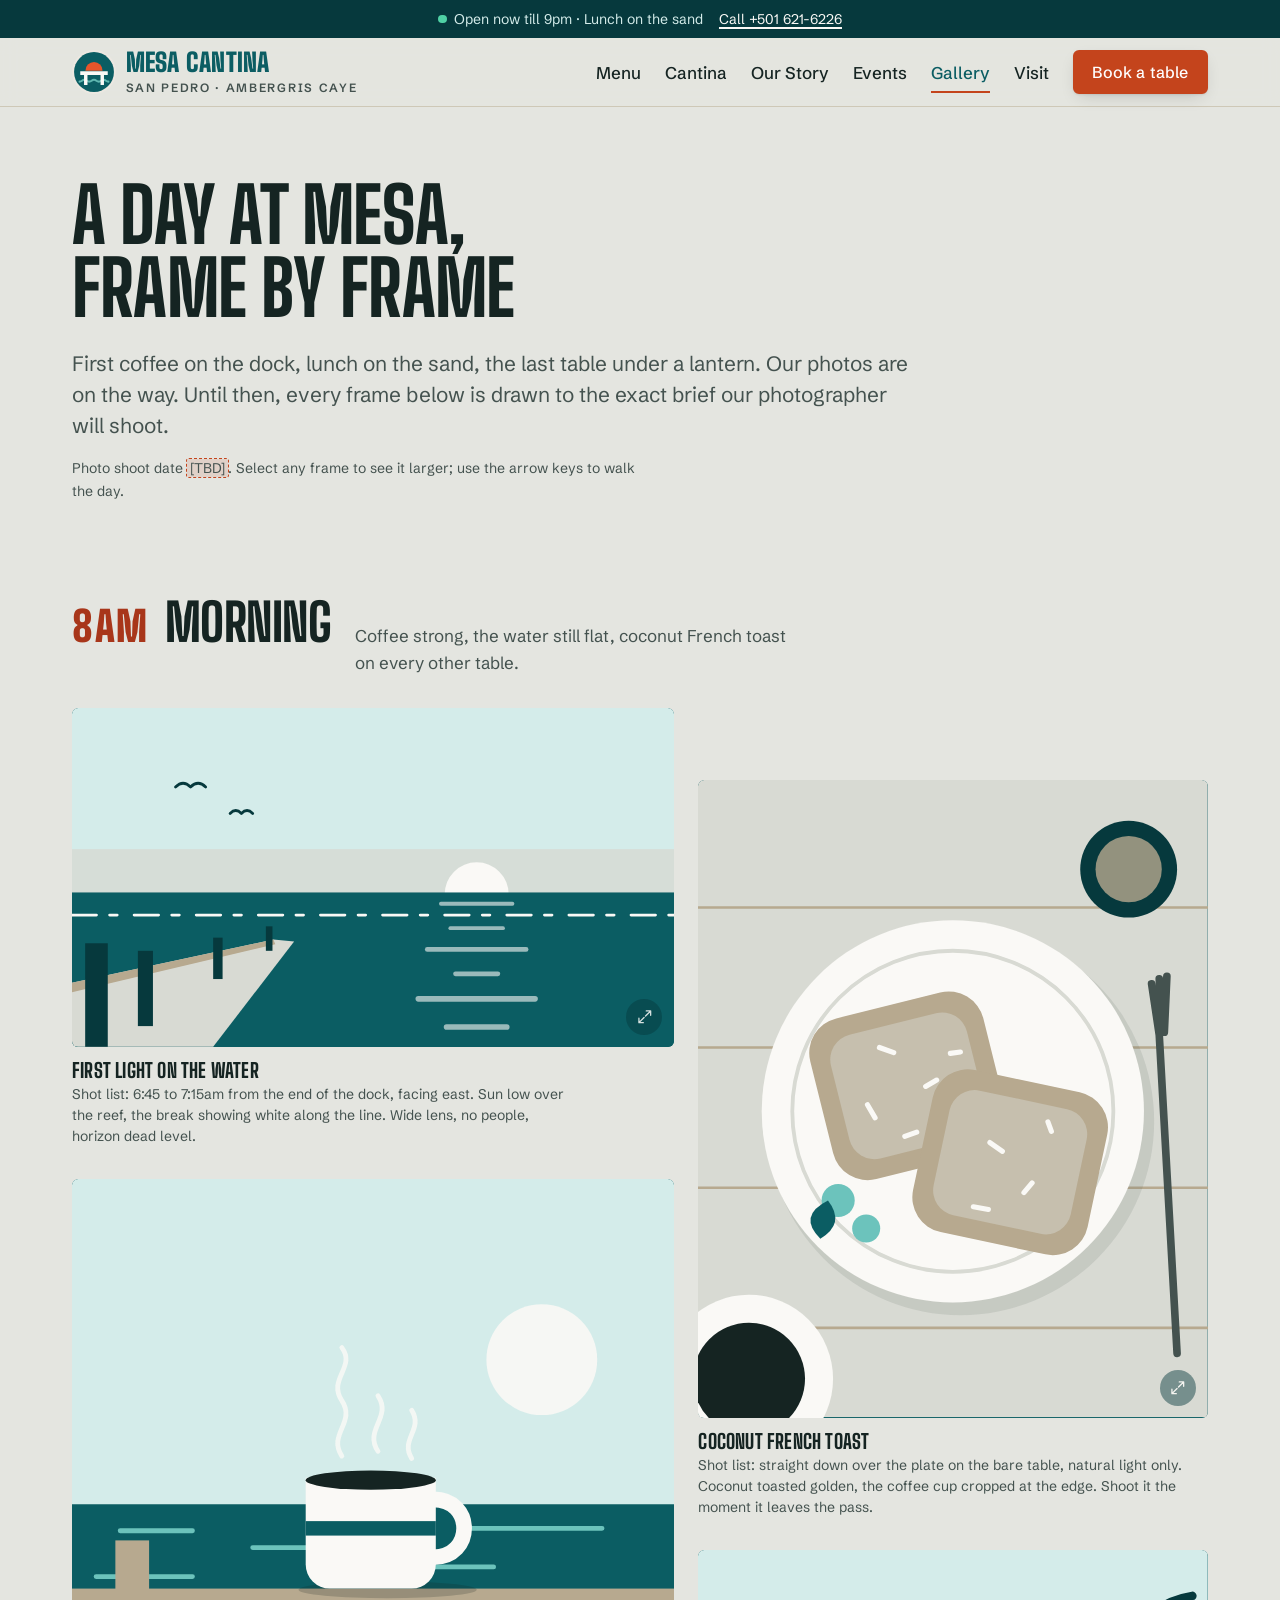
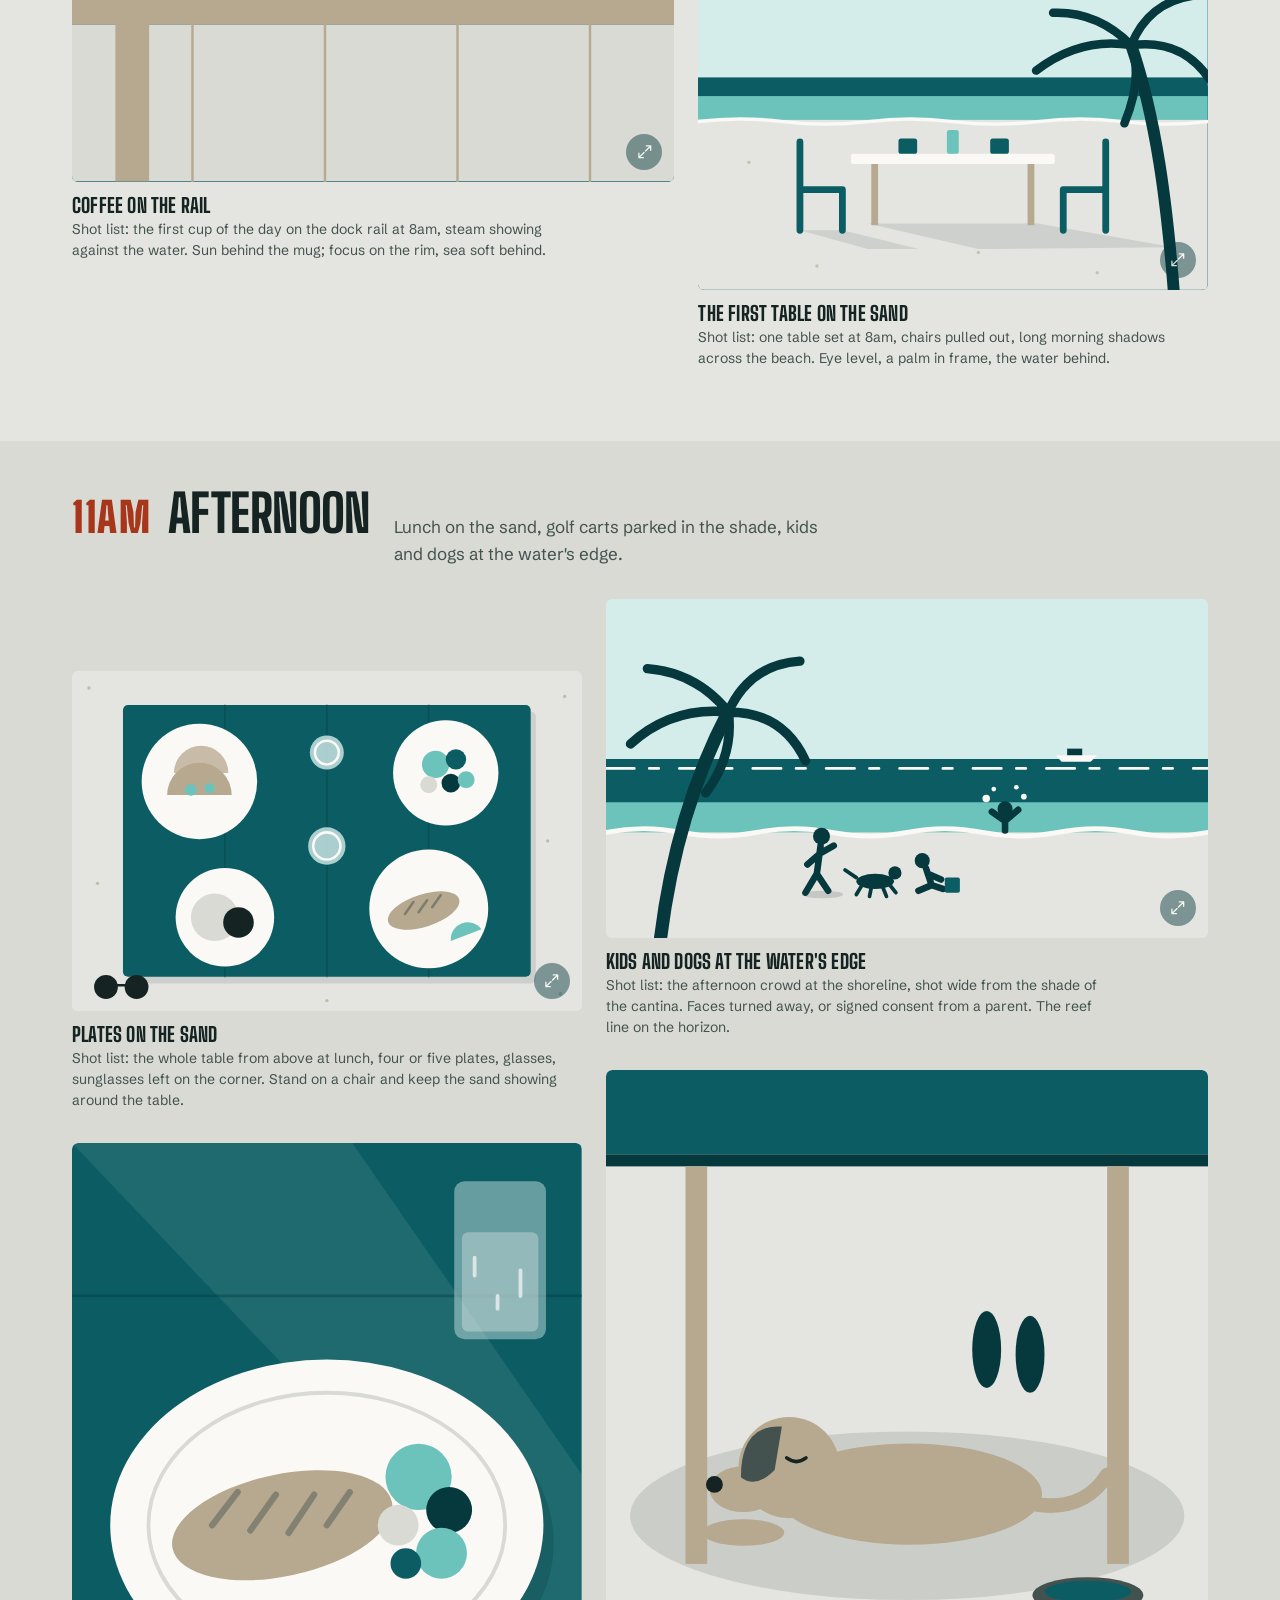
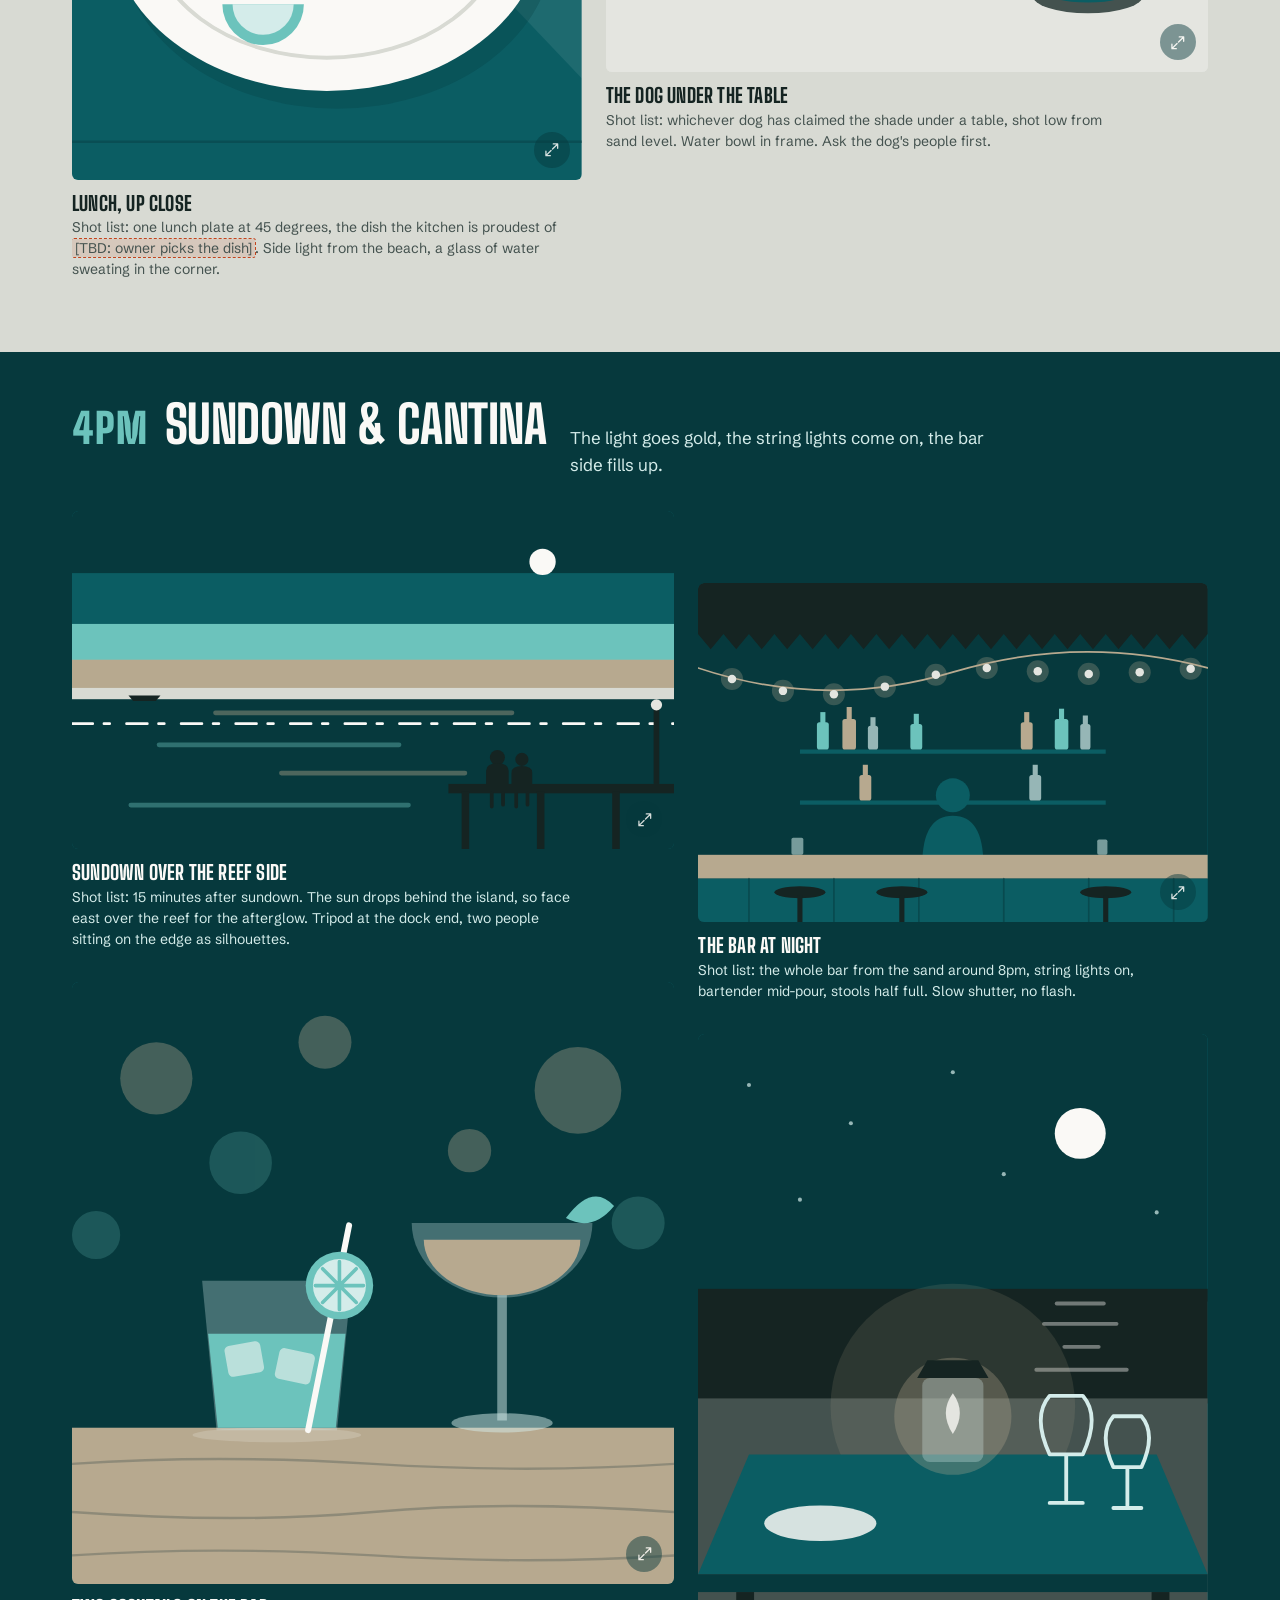
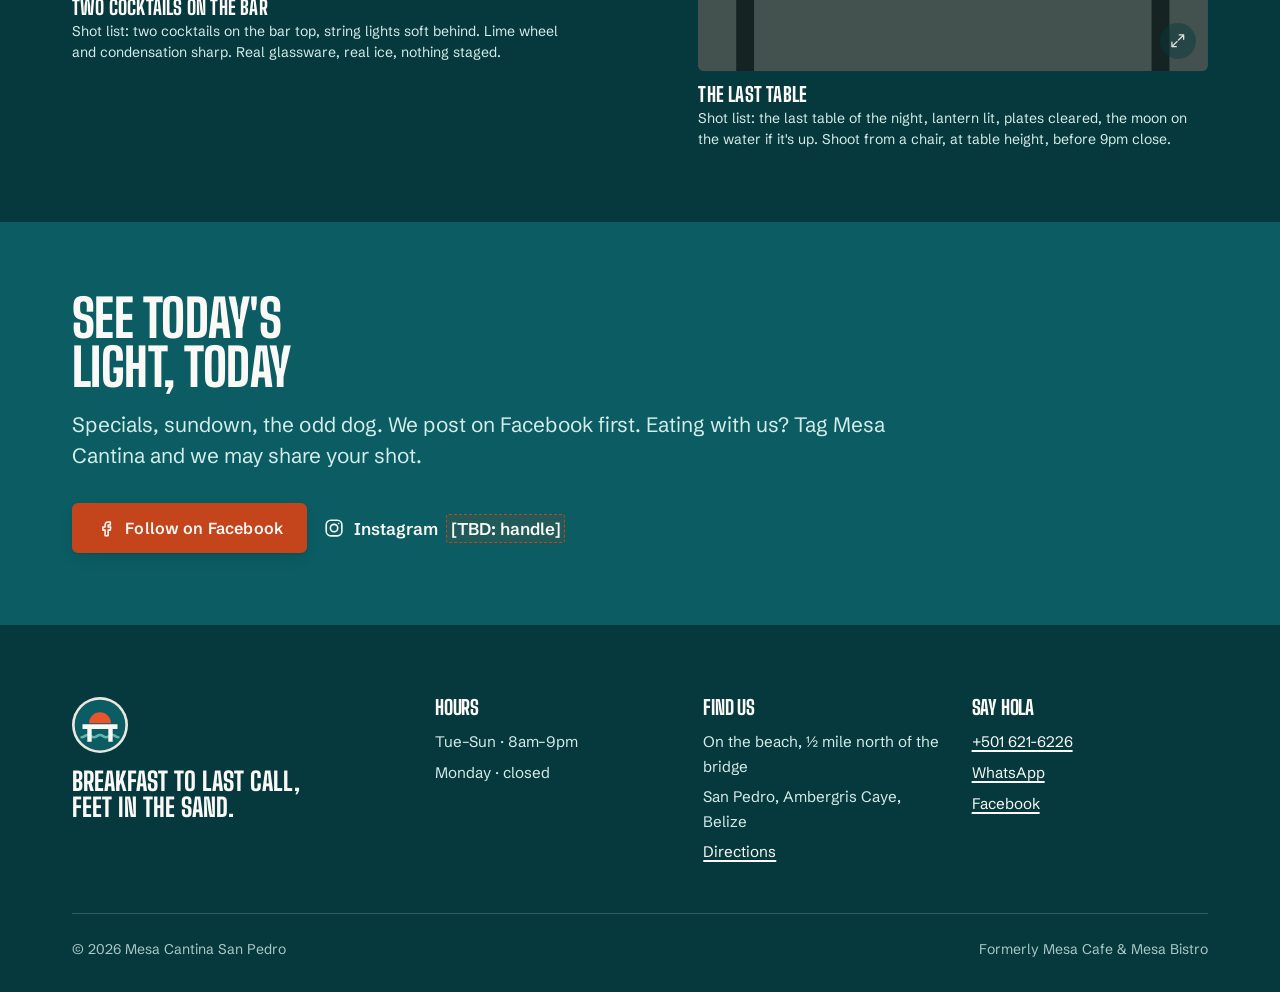
<file: mesa-cantina/gallery.html>
<!doctype html>
<html lang="en">
<head>
<meta charset="utf-8">
<meta name="viewport" content="width=device-width,initial-scale=1">
<title>Photos: Beach Dining in San Pedro | Mesa Cantina</title>
<meta name="description" content="See the dock, the sand, the coconut French toast and sundown at Mesa Cantina, a beach restaurant north of the bridge on Ambergris Caye, Belize.">
<link rel="canonical" href="https://www.mesacantinasanpedro.com/gallery.html">
<meta property="og:type" content="website">
<meta property="og:site_name" content="Mesa Cantina San Pedro">
<meta property="og:locale" content="en_US">
<meta property="og:title" content="Photos: Beach Dining in San Pedro | Mesa Cantina">
<meta property="og:description" content="See the dock, the sand, the coconut French toast and sundown at Mesa Cantina, a beach restaurant north of the bridge on Ambergris Caye, Belize.">
<meta property="og:url" content="https://www.mesacantinasanpedro.com/gallery.html">
<meta property="og:image" content="https://www.mesacantinasanpedro.com/assets/og-image.svg">
<meta property="og:image:type" content="image/svg+xml">
<meta property="og:image:width" content="1200">
<meta property="og:image:height" content="630">
<meta property="og:image:alt" content="Mesa Cantina San Pedro: a table on the sand at the end of a sun-bleached dock, Ambergris Caye, Belize">
<meta name="twitter:card" content="summary_large_image">
<meta name="twitter:title" content="Photos: Beach Dining in San Pedro | Mesa Cantina">
<meta name="twitter:description" content="See the dock, the sand, the coconut French toast and sundown at Mesa Cantina, a beach restaurant north of the bridge on Ambergris Caye, Belize.">
<meta name="twitter:image" content="https://www.mesacantinasanpedro.com/assets/og-image.svg">
<meta name="twitter:image:alt" content="Mesa Cantina San Pedro: a table on the sand at the end of a sun-bleached dock, Ambergris Caye, Belize">
<link rel="manifest" href="site.webmanifest">
<meta name="theme-color" content="#0B5D63">
<link rel="icon" href="assets/favicon.svg" type="image/svg+xml">
<link rel="preconnect" href="https://fonts.googleapis.com"><link rel="preconnect" href="https://fonts.gstatic.com" crossorigin>
<link rel="stylesheet" href="css/mesa.css">
<style>
  /* ---------- Gallery page (tokens only) ---------- */
  .g-intro{padding-block:var(--s-8) var(--s-7)}
  .g-intro h1{max-width:14ch;margin-bottom:var(--s-5)}
  .g-intro .note{font-size:var(--t-small);color:var(--ink-2);margin:0}

  .g-group{padding-block:var(--s-7) var(--s-8)}
  .g-group--alt{background:var(--plank-2)}
  .g-group--night{background:var(--reef-deep);color:var(--reef-ink)}
  .g-head{display:flex;flex-wrap:wrap;align-items:baseline;gap:var(--s-2) var(--s-5);margin-bottom:var(--s-6)}
  .g-head h2{display:flex;align-items:baseline;gap:var(--s-4)}
  .g-head h2 .stencil{font-size:.8em}
  .g-head p{margin:0;color:var(--ink-2);max-width:44ch}
  .g-group--night .g-head h2{color:var(--salt)}
  .g-group--night .stencil{color:var(--lagoon)}
  .g-group--night .g-head p{color:var(--reef-ink)}

  /* two-column masonry: each group holds one 16:9 + 1:1 and one 4:5 + 3:2, so the stacks balance */
  .g-cols{display:grid;grid-template-columns:13fr 11fr;gap:var(--s-6) var(--s-5);align-items:start}
  .g-cols--mirror{grid-template-columns:11fr 13fr}
  .g-col{display:grid;gap:var(--s-6)}
  .g-cols > .g-col:nth-child(2){margin-top:var(--s-8)}
  .g-cols--mirror > .g-col:nth-child(2){margin-top:0}
  .g-cols--mirror > .g-col:nth-child(1){margin-top:var(--s-8)}
  @media (max-width:700px){
    .g-cols,.g-cols--mirror{grid-template-columns:1fr}
    .g-cols > .g-col:nth-child(n){margin-top:0}
  }

  .photo-slot{margin:0;border-radius:var(--radius);overflow:hidden}
  .slot-btn{position:relative;display:block;width:100%;padding:0;border:0;margin:0;cursor:zoom-in;
    background:var(--reef);border-radius:var(--radius);overflow:hidden;color:var(--salt)}
  .g-group--alt .slot-btn{background:var(--plank)}
  .slot-btn svg,.lb-stage svg{width:100%;height:100%}
  .slot-btn:focus-visible{outline-offset:4px}
  .slot-btn .expand{position:absolute;right:var(--s-3);bottom:var(--s-3);width:2.25rem;height:2.25rem;display:grid;place-items:center;
    border-radius:50%;background:rgb(6 57 61 / .55);color:var(--salt);opacity:.85;transition:opacity .2s var(--ease-out)}
  .slot-btn:hover .expand,.slot-btn:focus-visible .expand{opacity:1}
  .slot-btn .expand svg{width:1.1rem;height:1.1rem}
  .photo-slot figcaption{padding-top:var(--s-3);font-size:var(--t-small);line-height:1.5;color:var(--ink-2);max-width:56ch}
  .photo-slot figcaption b,.lb-title{display:block;font:800 1.25rem/1.1 var(--font-display);text-transform:uppercase;letter-spacing:.01em;color:var(--ink);margin-bottom:.2rem}
  .g-group--night .photo-slot figcaption{color:var(--reef-ink)}
  .g-group--night .photo-slot figcaption b{color:var(--salt)}

  /* scene paint: palette tokens only */
  .k-reef{fill:var(--reef)} .k-deep{fill:var(--reef-deep)} .k-ink{fill:var(--reef-ink)} .k-lagoon{fill:var(--lagoon)}
  .k-plank{fill:var(--plank)} .k-plank2{fill:var(--plank-2)} .k-salt{fill:var(--salt)} .k-rope{fill:var(--rope)}
  .k-dark{fill:var(--ink)} .k-ink2{fill:var(--ink-2)}
  .ln{fill:none;stroke-linecap:round;stroke-linejoin:round}
  .s-salt{stroke:var(--salt)} .s-rope{stroke:var(--rope)} .s-deep{stroke:var(--reef-deep)} .s-reef{stroke:var(--reef)}
  .s-dark{stroke:var(--ink)} .s-ink2{stroke:var(--ink-2)} .s-lagoon{stroke:var(--lagoon)} .s-ink{stroke:var(--reef-ink)} .s-plank2{stroke:var(--plank-2)}

  /* follow strip */
  .follow{padding-block:var(--s-8)}
  .follow .wrap{display:flex;flex-wrap:wrap;align-items:end;justify-content:space-between;gap:var(--s-6)}
  .follow h2{color:var(--salt);margin-bottom:var(--s-4);max-width:16ch}
  .follow p{margin:0}
  .follow-links{display:flex;flex-wrap:wrap;gap:var(--s-4);align-items:center}
  .follow .ig{display:inline-flex;align-items:center;gap:.55em;min-height:48px;color:var(--salt);font-weight:600}
  .follow .ig svg,.follow .btn svg{width:1.3em;height:1.3em}

  /* lightbox */
  .lb{width:100%;max-width:none;height:100%;max-height:none;margin:0;padding:var(--s-4) var(--gutter);border:0;
    background:var(--reef-deep);color:var(--reef-ink)}
  .lb[open]{display:grid;place-items:center}
  .lb::backdrop{background:var(--reef-deep)}
  .lb-frame{width:min(100%,72rem);display:grid;grid-template-columns:auto 1fr auto;grid-template-areas:"bar bar bar" "prev stage next" "cap cap cap";gap:var(--s-4);align-items:center}
  .lb-bar{grid-area:bar;display:flex;justify-content:space-between;align-items:center;gap:var(--s-4);font-size:var(--t-small)}
  .lb-stage{grid-area:stage;justify-self:center;width:100%;max-height:68vh;max-height:68dvh;border-radius:var(--radius);overflow:hidden;background:var(--reef)}
  .lb-cap{grid-area:cap;max-width:60ch;justify-self:center;text-align:center;font-size:.95rem;min-height:4.5em}
  .lb-cap .lb-title{color:var(--salt)}
  .lb-cap p{margin:0 auto}
  .lb-btn{display:inline-grid;place-items:center;min-width:48px;min-height:48px;border:1.5px solid rgb(212 236 234 / .35);border-radius:50%;
    background:transparent;color:var(--salt);cursor:pointer;transition:background .2s var(--ease-out),border-color .2s var(--ease-out)}
  .lb-btn:hover{background:rgb(212 236 234 / .12);border-color:var(--reef-ink)}
  .lb-btn svg{width:22px;height:22px}
  .lb-prev{grid-area:prev} .lb-next{grid-area:next}
  @media (max-width:700px){
    .lb-frame{grid-template-columns:1fr 1fr;grid-template-areas:"bar bar" "stage stage" "prev next" "cap cap"}
    .lb-prev{justify-self:start} .lb-next{justify-self:end}
    .lb-stage{max-height:58dvh}
  }
  html.lb-lock{overflow:hidden}
</style>
<script src="js/mesa.js" defer></script>
</head>
<body>
<a class="skip" href="#main">Skip to content</a>
<div class="tide" data-tide role="status"><div class="wrap"><span><span class="dot" aria-hidden="true"></span><span data-tide-text>Tue–Sun · 8am–9pm · on the beach north of the bridge</span></span><a href="tel:+5016216226">Call +501 621-6226</a></div></div>
<header class="site-head">
  <div class="wrap">
    <a class="brand" href="index.html" aria-label="Mesa Cantina San Pedro, home">
      <img src="assets/logo-mark.svg" alt="" width="44" height="44">
      <span><b>Mesa Cantina</b><small>San Pedro · Ambergris Caye</small></span>
    </a>
    <button class="nav-toggle" aria-expanded="false" aria-controls="site-nav" aria-label="Menu">
      <svg width="28" height="28" viewBox="0 0 28 28" fill="none" stroke="currentColor" stroke-width="2.2" stroke-linecap="round"><path d="M4 8h20M4 14h20M4 20h13"/></svg>
    </button>
    <nav class="nav" id="site-nav" aria-label="Main">
      <ul>
        <li><a href="menu.html">Menu</a></li>
        <li><a href="drinks.html">Cantina</a></li>
        <li><a href="story.html">Our Story</a></li>
        <li><a href="events.html">Events</a></li>
        <li><a href="gallery.html">Gallery</a></li>
        <li><a href="visit.html">Visit</a></li>
        <li><a class="btn" href="reserve.html">Book a table</a></li>
      </ul>
    </nav>
  </div>
</header>

<main id="main">
<!--
  SWAPPING A DRAWN SCENE FOR A REAL PHOTO
  Each frame is: <figure class="photo-slot" data-slot data-ar="W/H"> <button class="slot-btn" style="aspect-ratio:W/H"> <svg>…</svg> <span class="expand">…</span> </button> <figcaption>…</figcaption> </figure>

  1. Export each photo at three widths in the frame's ratio (e.g. 4:5 → 640x800, 1024x1280, 1600x2000), WebP or AVIF plus a JPEG fallback, under ~250 KB at 1024w.
     Name them after the slot, e.g. assets/img/gallery/french-toast-640.webp.
  2. Replace ONLY the <svg …>…</svg> inside .slot-btn with:
       <img src="assets/img/gallery/french-toast-1024.webp"
            srcset="assets/img/gallery/french-toast-640.webp 640w,
                    assets/img/gallery/french-toast-1024.webp 1024w,
                    assets/img/gallery/french-toast-1600.webp 1600w"
            sizes="(max-width:700px) 100vw, 46vw"
            width="1024" height="1280"
            loading="lazy" decoding="async"
            alt="Coconut French toast from above, golden slices with toasted coconut, coffee at the edge">
     width/height must be the real pixel size of the src file (they reserve space, no layout shift).
     Keep loading="lazy" on every frame except the first one in Morning (use loading="eager" fetchpriority="high" there).
  3. Add to the <style> block:  .slot-btn img,.lb-stage img{width:100%;height:100%;object-fit:cover}
  4. Lightbox: in the script at the bottom, change  fig.querySelector('svg')  to  fig.querySelector('img, svg').
     The cloned <img> keeps its srcset; set sizes="100vw" on the clone for a sharper large view:  clone.sizes = '100vw'; clone.loading = 'eager';
  5. Rewrite the figcaption: keep the <b> title, replace the "Shot list:" line with a one-line caption for guests.
     The button's aria-label ("View larger: …") stays; make the img alt describe the photo itself.
-->

  <section class="g-intro wrap" aria-labelledby="g-title">
    <h1 id="g-title">A day at Mesa, frame by frame</h1>
    <p class="lead">First coffee on the dock, lunch on the sand, the last table under a lantern. Our photos are on the way. Until then, every frame below is drawn to the exact brief our photographer will shoot.</p>
    <p class="note">Photo shoot date <span class="tbd">[TBD]</span>. Select any frame to see it larger; use the arrow keys to walk the day.</p>
  </section>

  <!-- ================= MORNING ================= -->
  <section class="g-group" aria-labelledby="g-morning" data-reveal>
    <div class="wrap">
      <div class="g-head">
        <h2 id="g-morning"><span class="stencil num">8AM</span> Morning</h2>
        <p>Coffee strong, the water still flat, coconut French toast on every other table.</p>
      </div>
      <div class="g-cols">
        <div class="g-col">
          <figure class="photo-slot" data-slot data-ar="16/9" data-group="Morning">
            <button type="button" class="slot-btn" style="aspect-ratio:16/9" aria-haspopup="dialog" aria-label="View larger: First light on the water">
              <svg viewBox="0 0 640 360" preserveAspectRatio="xMidYMid slice" aria-hidden="true" focusable="false">
                <rect class="k-ink" width="640" height="200"/>
                <rect class="k-plank2" y="150" width="640" height="50" opacity=".8"/>
                <circle class="k-salt" cx="430" cy="198" r="34"/>
                <rect class="k-reef" y="196" width="640" height="164"/>
                <path class="ln s-salt" stroke-width="3" stroke-dasharray="26 14 8 18" d="M0 220H640"/>
                <g class="k-salt" opacity=".6">
                  <rect x="390" y="206" width="80" height="4" rx="2"/>
                  <rect x="400" y="232" width="60" height="4" rx="2"/>
                  <rect x="375" y="254" width="110" height="5" rx="2.5"/>
                  <rect x="405" y="280" width="50" height="5" rx="2.5"/>
                  <rect x="365" y="306" width="130" height="6" rx="3"/>
                  <rect x="395" y="336" width="70" height="6" rx="3"/>
                </g>
                <polygon class="k-plank2" points="0,360 0,292 214,246 236,248 150,360"/>
                <polygon class="k-rope" points="0,292 214,246 216,251 0,302"/>
                <g class="k-deep">
                  <rect x="206" y="232" width="7" height="26"/>
                  <rect x="150" y="244" width="10" height="44"/>
                  <rect x="70" y="258" width="16" height="80"/>
                  <rect x="14" y="250" width="24" height="110"/>
                </g>
                <path class="ln s-deep" stroke-width="3" d="M110 84q8-8 16 0q8-8 16 0M168 112q6-6 12 0q6-6 12 0"/>
              </svg>
              <span class="expand" aria-hidden="true"><svg viewBox="0 0 24 24" fill="none" stroke="currentColor" stroke-width="1.75" stroke-linecap="round" stroke-linejoin="round"><path d="M14 4h6v6M10 20H4v-6M20 4l-7 7M4 20l7-7"/></svg></span>
            </button>
            <figcaption><b>First light on the water</b><span class="shot">Shot list: 6:45 to 7:15am from the end of the dock, facing east. Sun low over the reef, the break showing white along the line. Wide lens, no people, horizon dead level.</span></figcaption>
          </figure>

          <figure class="photo-slot" data-slot data-ar="1/1" data-group="Morning">
            <button type="button" class="slot-btn" style="aspect-ratio:1/1" aria-haspopup="dialog" aria-label="View larger: Coffee on the rail">
              <svg viewBox="0 0 500 500" preserveAspectRatio="xMidYMid slice" aria-hidden="true" focusable="false">
                <rect class="k-ink" width="500" height="280"/>
                <circle class="k-salt" cx="390" cy="150" r="46" opacity=".9"/>
                <rect class="k-reef" y="270" width="500" height="80"/>
                <path class="ln s-lagoon" stroke-width="4" d="M40 292h60M150 306h90M330 290h110M280 322h70M20 330h80"/>
                <rect class="k-rope" y="340" width="500" height="30"/>
                <rect class="k-plank2" y="370" width="500" height="130"/>
                <path class="ln s-rope" stroke-width="2" d="M100 370v130M210 370v130M320 370v130M430 370v130"/>
                <rect class="k-rope" x="36" y="300" width="28" height="200"/>
                <ellipse class="k-dark" cx="262" cy="341" rx="74" ry="7" opacity=".2"/>
                <path class="ln s-salt" stroke-width="13" d="M300 266c34 0 34 48 0 48"/>
                <path class="k-salt" d="M194 248h108v72a20 20 0 0 1-20 20h-68a20 20 0 0 1-20-20z"/>
                <rect class="k-reef" x="194" y="284" width="108" height="12"/>
                <ellipse class="k-dark" cx="248" cy="250" rx="54" ry="8"/>
                <path class="ln s-salt" stroke-width="4" opacity=".85" d="M224 230c-12-18 12-28 0-46s12-28 0-44M254 226c-12-18 12-28 0-46M282 232c-10-16 10-24 0-40"/>
              </svg>
              <span class="expand" aria-hidden="true"><svg viewBox="0 0 24 24" fill="none" stroke="currentColor" stroke-width="1.75" stroke-linecap="round" stroke-linejoin="round"><path d="M14 4h6v6M10 20H4v-6M20 4l-7 7M4 20l7-7"/></svg></span>
            </button>
            <figcaption><b>Coffee on the rail</b><span class="shot">Shot list: the first cup of the day on the dock rail at 8am, steam showing against the water. Sun behind the mug; focus on the rim, sea soft behind.</span></figcaption>
          </figure>
        </div>

        <div class="g-col">
          <figure class="photo-slot" data-slot data-ar="4/5" data-group="Morning">
            <button type="button" class="slot-btn" style="aspect-ratio:4/5" aria-haspopup="dialog" aria-label="View larger: Coconut French toast">
              <svg viewBox="0 0 400 500" preserveAspectRatio="xMidYMid slice" aria-hidden="true" focusable="false">
                <rect class="k-plank2" width="400" height="500"/>
                <path class="ln s-rope" stroke-width="2" d="M0 100h400M0 210h400M0 320h400M0 430h400"/>
                <circle class="k-ink2" cx="206" cy="268" r="152" opacity=".12"/>
                <circle class="k-salt" cx="200" cy="260" r="150"/>
                <circle class="ln s-plank2" stroke-width="3" cx="200" cy="260" r="126"/>
                <g transform="rotate(-14 165 240)">
                  <rect class="k-rope" x="95" y="175" width="140" height="130" rx="28"/>
                  <rect class="k-plank2" x="110" y="190" width="110" height="100" rx="20" opacity=".45"/>
                </g>
                <g transform="rotate(12 245 300)">
                  <rect class="k-rope" x="175" y="235" width="140" height="130" rx="28"/>
                  <rect class="k-plank2" x="190" y="250" width="110" height="100" rx="20" opacity=".45"/>
                </g>
                <g class="k-salt">
                  <rect x="140" y="210" width="16" height="4" rx="2" transform="rotate(20 148 212)"/>
                  <rect x="176" y="236" width="14" height="4" rx="2" transform="rotate(-30 183 238)"/>
                  <rect x="128" y="258" width="16" height="4" rx="2" transform="rotate(60 136 260)"/>
                  <rect x="196" y="212" width="12" height="4" rx="2" transform="rotate(-8 202 214)"/>
                  <rect x="226" y="286" width="16" height="4" rx="2" transform="rotate(35 234 288)"/>
                  <rect x="252" y="318" width="14" height="4" rx="2" transform="rotate(-50 259 320)"/>
                  <rect x="214" y="334" width="16" height="4" rx="2" transform="rotate(10 222 336)"/>
                  <rect x="270" y="270" width="12" height="4" rx="2" transform="rotate(70 276 272)"/>
                  <rect x="160" y="276" width="14" height="4" rx="2" transform="rotate(-20 167 278)"/>
                </g>
                <circle class="k-lagoon" cx="110" cy="330" r="13"/>
                <circle class="k-lagoon" cx="132" cy="352" r="11"/>
                <path class="k-reef" d="M96 360q-18-18 6-30q14 18-6 30z"/>
                <circle class="k-deep" cx="338" cy="70" r="38"/>
                <circle class="k-rope" cx="338" cy="70" r="26" opacity=".8"/>
                <circle class="k-salt" cx="40" cy="470" r="66"/>
                <circle class="k-dark" cx="40" cy="470" r="44"/>
                <path class="ln s-ink2" stroke-width="6" d="M362 200l14 250M356 160l6 40M362 156l2 42M368 154l-2 44"/>
              </svg>
              <span class="expand" aria-hidden="true"><svg viewBox="0 0 24 24" fill="none" stroke="currentColor" stroke-width="1.75" stroke-linecap="round" stroke-linejoin="round"><path d="M14 4h6v6M10 20H4v-6M20 4l-7 7M4 20l7-7"/></svg></span>
            </button>
            <figcaption><b>Coconut French toast</b><span class="shot">Shot list: straight down over the plate on the bare table, natural light only. Coconut toasted golden, the coffee cup cropped at the edge. Shoot it the moment it leaves the pass.</span></figcaption>
          </figure>

          <figure class="photo-slot" data-slot data-ar="3/2" data-group="Morning">
            <button type="button" class="slot-btn" style="aspect-ratio:3/2" aria-haspopup="dialog" aria-label="View larger: The first table on the sand">
              <svg viewBox="0 0 600 400" preserveAspectRatio="xMidYMid slice" aria-hidden="true" focusable="false">
                <rect class="k-ink" width="600" height="160"/>
                <rect class="k-reef" y="150" width="600" height="22"/>
                <rect class="k-lagoon" y="172" width="600" height="30"/>
                <rect class="k-plank" y="200" width="600" height="200"/>
                <path class="ln s-salt" stroke-width="4" d="M0 202q50-6 100 0t100 0 100 0 100 0 100 0 100 0"/>
                <g class="k-rope" opacity=".6"><circle cx="60" cy="250" r="2"/><circle cx="140" cy="372" r="2"/><circle cx="250" cy="236" r="2"/><circle cx="470" cy="380" r="2"/><circle cx="540" cy="262" r="2"/><circle cx="330" cy="356" r="2"/></g>
                <polygon class="k-ink2" points="200,322 400,322 560,350 330,352" opacity=".14"/>
                <polygon class="k-ink2" points="120,330 170,330 260,352 200,352" opacity=".14"/>
                <path class="ln s-reef" stroke-width="8" d="M120 226v104M120 282h50v48M480 226v104M480 282h-50v48"/>
                <rect class="k-rope" x="204" y="250" width="8" height="74"/>
                <rect class="k-rope" x="388" y="250" width="8" height="74"/>
                <rect class="k-salt" x="180" y="240" width="240" height="12" rx="3"/>
                <rect class="k-reef" x="236" y="222" width="22" height="18" rx="3"/>
                <rect class="k-reef" x="344" y="222" width="22" height="18" rx="3"/>
                <rect class="k-lagoon" x="293" y="212" width="14" height="28" rx="3"/>
                <path class="ln s-deep" stroke-width="14" d="M560 400C552 300 540 200 510 112"/>
                <path class="ln s-deep" stroke-width="10" d="M510 112q-60-10-112 30M510 112q-40-40-92-38M510 112q20-50 72-58M510 112q60-8 92 40M510 112q14 40-8 92"/>
              </svg>
              <span class="expand" aria-hidden="true"><svg viewBox="0 0 24 24" fill="none" stroke="currentColor" stroke-width="1.75" stroke-linecap="round" stroke-linejoin="round"><path d="M14 4h6v6M10 20H4v-6M20 4l-7 7M4 20l7-7"/></svg></span>
            </button>
            <figcaption><b>The first table on the sand</b><span class="shot">Shot list: one table set at 8am, chairs pulled out, long morning shadows across the beach. Eye level, a palm in frame, the water behind.</span></figcaption>
          </figure>
        </div>
      </div>
    </div>
  </section>

  <!-- ================= AFTERNOON ================= -->
  <section class="g-group g-group--alt" aria-labelledby="g-afternoon" data-reveal>
    <div class="wrap">
      <div class="g-head">
        <h2 id="g-afternoon"><span class="stencil num">11AM</span> Afternoon</h2>
        <p>Lunch on the sand, golf carts parked in the shade, kids and dogs at the water's edge.</p>
      </div>
      <div class="g-cols g-cols--mirror">
        <div class="g-col">
          <figure class="photo-slot" data-slot data-ar="3/2" data-group="Afternoon">
            <button type="button" class="slot-btn" style="aspect-ratio:3/2" aria-haspopup="dialog" aria-label="View larger: Plates on the sand">
              <svg viewBox="0 0 600 400" preserveAspectRatio="xMidYMid slice" aria-hidden="true" focusable="false">
                <rect class="k-plank" width="600" height="400"/>
                <g class="k-rope" opacity=".7"><circle cx="20" cy="20" r="2"/><circle cx="580" cy="30" r="2"/><circle cx="30" cy="250" r="2"/><circle cx="575" cy="380" r="2"/><circle cx="300" cy="388" r="2"/><circle cx="560" cy="200" r="2"/></g>
                <rect class="k-ink2" x="66" y="48" width="480" height="320" rx="6" opacity=".15"/>
                <rect class="k-reef" x="60" y="40" width="480" height="320" rx="6"/>
                <path class="ln s-deep" stroke-width="2" opacity=".35" d="M180 40v320M300 40v320M420 40v320"/>
                <circle class="k-salt" cx="150" cy="130" r="68"/>
                <path class="k-rope" d="M112 146a38 38 0 0 1 76 0z"/>
                <path class="k-rope" d="M120 120a32 32 0 0 1 64 0z" opacity=".75"/>
                <circle class="k-lagoon" cx="140" cy="140" r="7"/><circle class="k-lagoon" cx="162" cy="138" r="6"/>
                <circle class="k-salt" cx="440" cy="120" r="62"/>
                <circle class="k-lagoon" cx="428" cy="110" r="16"/><circle class="k-reef" cx="452" cy="104" r="12"/><circle class="k-deep" cx="446" cy="132" r="11"/><circle class="k-plank2" cx="420" cy="134" r="10"/><circle class="k-lagoon" cx="464" cy="128" r="10"/>
                <circle class="k-salt" cx="180" cy="290" r="58"/>
                <circle class="k-plank2" cx="168" cy="290" r="28"/>
                <circle class="k-dark" cx="196" cy="296" r="18"/>
                <circle class="k-salt" cx="420" cy="280" r="70"/>
                <ellipse class="k-rope" cx="414" cy="282" rx="44" ry="19" transform="rotate(-18 414 282)"/>
                <path class="ln s-ink2" stroke-width="3" opacity=".5" d="M392 286l10-14M408 284l10-14M424 278l10-14"/>
                <path class="k-lagoon" d="M446 318a20 20 0 0 1 36 -14z"/>
                <circle class="k-ink" cx="300" cy="206" r="22" opacity=".8"/><circle class="ln s-salt" stroke-width="3" cx="300" cy="206" r="16"/>
                <circle class="k-ink" cx="300" cy="96" r="20" opacity=".8"/><circle class="ln s-salt" stroke-width="3" cx="300" cy="96" r="14"/>
                <circle class="k-dark" cx="40" cy="372" r="14"/><circle class="k-dark" cx="76" cy="372" r="14"/><path class="ln s-dark" stroke-width="3" d="M54 370h8"/>
              </svg>
              <span class="expand" aria-hidden="true"><svg viewBox="0 0 24 24" fill="none" stroke="currentColor" stroke-width="1.75" stroke-linecap="round" stroke-linejoin="round"><path d="M14 4h6v6M10 20H4v-6M20 4l-7 7M4 20l7-7"/></svg></span>
            </button>
            <figcaption><b>Plates on the sand</b><span class="shot">Shot list: the whole table from above at lunch, four or five plates, glasses, sunglasses left on the corner. Stand on a chair and keep the sand showing around the table.</span></figcaption>
          </figure>

          <figure class="photo-slot" data-slot data-ar="4/5" data-group="Afternoon">
            <button type="button" class="slot-btn" style="aspect-ratio:4/5" aria-haspopup="dialog" aria-label="View larger: Lunch, up close">
              <svg viewBox="0 0 400 500" preserveAspectRatio="xMidYMid slice" aria-hidden="true" focusable="false">
                <rect class="k-reef" width="400" height="500"/>
                <polygon class="k-salt" points="0,0 220,0 400,260 400,420" opacity=".08"/>
                <path class="ln s-deep" stroke-width="2" opacity=".4" d="M0 120h400M0 470h400"/>
                <ellipse class="k-deep" cx="208" cy="314" rx="170" ry="130" opacity=".25"/>
                <ellipse class="k-salt" cx="200" cy="300" rx="170" ry="130"/>
                <ellipse class="ln s-plank2" stroke-width="3" cx="200" cy="300" rx="140" ry="104"/>
                <ellipse class="k-rope" cx="165" cy="300" rx="88" ry="40" transform="rotate(-12 165 300)"/>
                <path class="ln s-ink2" stroke-width="5" opacity=".45" d="M110 300l20-26M140 304l20-28M170 306l20-30M200 300l18-26"/>
                <circle class="k-lagoon" cx="272" cy="262" r="26"/><circle class="k-deep" cx="296" cy="288" r="18"/><circle class="k-plank2" cx="256" cy="300" r="16"/><circle class="k-lagoon" cx="290" cy="322" r="20"/><circle class="k-reef" cx="262" cy="330" r="12"/>
                <path class="k-lagoon" d="M118 362a32 32 0 0 0 64 0z"/>
                <path class="k-ink" d="M126 362a24 24 0 0 0 48 0z"/>
                <rect class="k-ink" x="300" y="30" width="72" height="124" rx="8" opacity=".45"/>
                <rect class="k-salt" x="306" y="70" width="60" height="78" rx="5" opacity=".3"/>
                <path class="ln s-salt" stroke-width="3" opacity=".7" d="M316 90v14M352 100v20M334 120v10"/>
              </svg>
              <span class="expand" aria-hidden="true"><svg viewBox="0 0 24 24" fill="none" stroke="currentColor" stroke-width="1.75" stroke-linecap="round" stroke-linejoin="round"><path d="M14 4h6v6M10 20H4v-6M20 4l-7 7M4 20l7-7"/></svg></span>
            </button>
            <figcaption><b>Lunch, up close</b><span class="shot">Shot list: one lunch plate at 45 degrees, the dish the kitchen is proudest of <span class="tbd">[TBD: owner picks the dish]</span>. Side light from the beach, a glass of water sweating in the corner.</span></figcaption>
          </figure>
        </div>

        <div class="g-col">
          <figure class="photo-slot" data-slot data-ar="16/9" data-group="Afternoon">
            <button type="button" class="slot-btn" style="aspect-ratio:16/9" aria-haspopup="dialog" aria-label="View larger: Kids and dogs at the water's edge">
              <svg viewBox="0 0 640 360" preserveAspectRatio="xMidYMid slice" aria-hidden="true" focusable="false">
                <rect class="k-ink" width="640" height="172"/>
                <rect class="k-reef" y="170" width="640" height="48"/>
                <path class="ln s-salt" stroke-width="3" stroke-dasharray="30 16 10 22" d="M0 180H640"/>
                <rect class="k-lagoon" y="216" width="640" height="34"/>
                <rect class="k-plank" y="248" width="640" height="112"/>
                <path class="ln s-salt" stroke-width="5" d="M0 248q40-8 80 0t80 0 80 0 80 0 80 0 80 0 80 0 80 0"/>
                <path class="k-salt" d="M478 166h44l-7 7h-31z"/><rect class="k-deep" x="490" y="159" width="16" height="7"/>
                <ellipse class="k-ink2" cx="230" cy="314" rx="22" ry="4" opacity=".2"/>
                <g class="ln s-deep" stroke-width="7">
                  <path d="M228 262l-4 30M228 270l-14 12M228 270l14-8M224 292l-12 20M224 292l12 18"/>
                  <path d="M340 286l6 18M342 292l14 6M346 304l-14 6M346 304l12 4"/>
                  <path d="M424 232l0 14M424 236l-14-10M424 236l14-12"/>
                </g>
                <circle class="k-deep" cx="229" cy="252" r="9"/>
                <circle class="k-deep" cx="336" cy="278" r="8"/>
                <rect class="k-reef" x="360" y="296" width="16" height="16" rx="2"/>
                <circle class="k-deep" cx="424" cy="223" r="8"/>
                <g class="k-salt"><circle cx="404" cy="212" r="4"/><circle cx="444" cy="210" r="3"/><circle cx="436" cy="200" r="2.5"/><circle cx="412" cy="202" r="2.5"/></g>
                <ellipse class="k-deep" cx="286" cy="300" rx="20" ry="8"/>
                <circle class="k-deep" cx="307" cy="291" r="7"/>
                <path class="ln s-deep" stroke-width="4" d="M272 304l-6 10M282 306l-2 10M294 306l4 10M300 302l8 10M266 296l-12-8"/>
                <path class="ln s-deep" stroke-width="14" d="M58 360C68 280 88 200 130 120"/>
                <path class="ln s-deep" stroke-width="10" d="M130 120q-60-6-104 34M130 120q-34-42-86-46M130 120q22-50 76-54M130 120q58 0 82 52M130 120q6 46-24 86"/>
              </svg>
              <span class="expand" aria-hidden="true"><svg viewBox="0 0 24 24" fill="none" stroke="currentColor" stroke-width="1.75" stroke-linecap="round" stroke-linejoin="round"><path d="M14 4h6v6M10 20H4v-6M20 4l-7 7M4 20l7-7"/></svg></span>
            </button>
            <figcaption><b>Kids and dogs at the water's edge</b><span class="shot">Shot list: the afternoon crowd at the shoreline, shot wide from the shade of the cantina. Faces turned away, or signed consent from a parent. The reef line on the horizon.</span></figcaption>
          </figure>

          <figure class="photo-slot" data-slot data-ar="1/1" data-group="Afternoon">
            <button type="button" class="slot-btn" style="aspect-ratio:1/1" aria-haspopup="dialog" aria-label="View larger: The dog under the table">
              <svg viewBox="0 0 500 500" preserveAspectRatio="xMidYMid slice" aria-hidden="true" focusable="false">
                <rect class="k-plank" width="500" height="500"/>
                <ellipse class="k-ink2" cx="250" cy="370" rx="230" ry="70" opacity=".16"/>
                <rect class="k-reef" x="-10" y="0" width="520" height="70"/>
                <rect class="k-deep" y="70" width="500" height="10"/>
                <rect class="k-rope" x="66" y="80" width="18" height="330"/>
                <rect class="k-rope" x="416" y="80" width="18" height="330"/>
                <ellipse class="k-deep" cx="316" cy="232" rx="12" ry="32"/>
                <ellipse class="k-deep" cx="352" cy="236" rx="12" ry="32"/>
                <path class="ln s-rope" stroke-width="12" d="M352 360q44 8 64-24"/>
                <ellipse class="k-rope" cx="252" cy="352" rx="110" ry="42"/>
                <ellipse class="k-rope" cx="114" cy="384" rx="34" ry="11"/>
                <circle class="k-rope" cx="152" cy="330" r="42"/>
                <ellipse class="k-rope" cx="114" cy="348" rx="28" ry="19"/>
                <path class="k-ink2" d="M146 296q-34-2-34 42q12 10 28-6z"/>
                <circle class="k-dark" cx="90" cy="344" r="7"/>
                <path class="ln s-dark" stroke-width="3" d="M150 322q8 6 16 0"/>
                <ellipse class="k-ink2" cx="400" cy="436" rx="46" ry="15"/>
                <ellipse class="k-reef" cx="400" cy="433" rx="36" ry="9"/>
              </svg>
              <span class="expand" aria-hidden="true"><svg viewBox="0 0 24 24" fill="none" stroke="currentColor" stroke-width="1.75" stroke-linecap="round" stroke-linejoin="round"><path d="M14 4h6v6M10 20H4v-6M20 4l-7 7M4 20l7-7"/></svg></span>
            </button>
            <figcaption><b>The dog under the table</b><span class="shot">Shot list: whichever dog has claimed the shade under a table, shot low from sand level. Water bowl in frame. Ask the dog's people first.</span></figcaption>
          </figure>
        </div>
      </div>
    </div>
  </section>

  <!-- ================= SUNDOWN & CANTINA ================= -->
  <section class="g-group g-group--night" aria-labelledby="g-sundown" data-reveal>
    <div class="wrap">
      <div class="g-head">
        <h2 id="g-sundown"><span class="stencil num">4PM</span> Sundown &amp; Cantina</h2>
        <p>The light goes gold, the string lights come on, the bar side fills up.</p>
      </div>
      <div class="g-cols">
        <div class="g-col">
          <figure class="photo-slot" data-slot data-ar="16/9" data-group="Sundown &amp; Cantina">
            <button type="button" class="slot-btn" style="aspect-ratio:16/9" aria-haspopup="dialog" aria-label="View larger: Sundown over the reef side">
              <svg viewBox="0 0 640 360" preserveAspectRatio="xMidYMid slice" aria-hidden="true" focusable="false">
                <rect class="k-deep" width="640" height="70"/>
                <rect class="k-reef" y="66" width="640" height="56"/>
                <rect class="k-lagoon" y="120" width="640" height="40"/>
                <rect class="k-rope" y="158" width="640" height="32"/>
                <rect class="k-plank2" y="188" width="640" height="14"/>
                <circle class="k-salt" cx="500" cy="54" r="14"/>
                <rect class="k-deep" y="200" width="640" height="160"/>
                <path class="ln s-salt" stroke-width="3" stroke-dasharray="22 12 6 18" d="M0 226H640"/>
                <g opacity=".4"><rect class="k-rope" x="150" y="212" width="320" height="5" rx="2.5"/><rect class="k-lagoon" x="90" y="246" width="260" height="5" rx="2.5"/><rect class="k-rope" x="220" y="276" width="200" height="5" rx="2.5"/><rect class="k-lagoon" x="60" y="310" width="300" height="5" rx="2.5"/></g>
                <path class="k-dark" d="M60 196h34l-5 6h-24z"/>
                <rect class="k-dark" x="400" y="290" width="240" height="10"/>
                <g class="k-dark"><rect x="414" y="298" width="8" height="62"/><rect x="494" y="298" width="8" height="62"/><rect x="574" y="298" width="8" height="62"/><rect x="618" y="210" width="6" height="80"/></g>
                <circle class="k-plank" cx="621" cy="206" r="6"/>
                <circle class="k-dark" cx="452" cy="262" r="8"/><path class="k-dark" d="M440 290v-14q0-8 12-8t12 8v14z"/>
                <circle class="k-dark" cx="478" cy="264" r="7"/><path class="k-dark" d="M467 290v-12q0-7 11-7t11 7v12z"/>
                <path class="ln s-dark" stroke-width="4" d="M446 300v14M458 300v12M472 300v14M484 300v12"/>
              </svg>
              <span class="expand" aria-hidden="true"><svg viewBox="0 0 24 24" fill="none" stroke="currentColor" stroke-width="1.75" stroke-linecap="round" stroke-linejoin="round"><path d="M14 4h6v6M10 20H4v-6M20 4l-7 7M4 20l7-7"/></svg></span>
            </button>
            <figcaption><b>Sundown over the reef side</b><span class="shot">Shot list: 15 minutes after sundown. The sun drops behind the island, so face east over the reef for the afterglow. Tripod at the dock end, two people sitting on the edge as silhouettes.</span></figcaption>
          </figure>

          <figure class="photo-slot" data-slot data-ar="1/1" data-group="Sundown &amp; Cantina">
            <button type="button" class="slot-btn" style="aspect-ratio:1/1" aria-haspopup="dialog" aria-label="View larger: Two cocktails on the bar">
              <svg viewBox="0 0 500 500" preserveAspectRatio="xMidYMid slice" aria-hidden="true" focusable="false">
                <rect class="k-deep" width="500" height="500"/>
                <g opacity=".35" class="k-rope"><circle cx="70" cy="80" r="30"/><circle cx="210" cy="50" r="22"/><circle cx="420" cy="90" r="36"/><circle cx="330" cy="140" r="18"/></g>
                <g opacity=".22" class="k-lagoon"><circle cx="140" cy="150" r="26"/><circle cx="470" cy="200" r="22"/><circle cx="20" cy="210" r="20"/></g>
                <rect class="k-rope" y="370" width="500" height="130"/>
                <path class="ln s-ink2" stroke-width="2" opacity=".35" d="M0 400q120-8 250 0t250 0M0 440q140 10 250 0t250 0M0 476q120-8 250 0t250 0"/>
                <ellipse class="k-salt" cx="170" cy="376" rx="70" ry="6" opacity=".18"/>
                <path class="k-ink" opacity=".3" d="M108 248h124l-12 124h-100z"/>
                <path class="k-lagoon" d="M113 292h114l-8 78h-98z"/>
                <g class="k-salt" opacity=".55"><rect x="128" y="300" width="30" height="26" rx="4" transform="rotate(-10 143 313)"/><rect x="170" y="306" width="30" height="26" rx="4" transform="rotate(12 185 319)"/></g>
                <path class="ln s-salt" stroke-width="5" d="M196 372l34-170"/>
                <circle class="k-lagoon" cx="222" cy="252" r="28"/><circle class="k-ink" cx="222" cy="252" r="22"/>
                <path class="ln s-lagoon" stroke-width="3" d="M222 232v40M202 252h40M208 238l28 28M236 238l-28 28"/>
                <path class="k-ink" opacity=".3" d="M282 200h150a75 62 0 0 1-150 0z"/>
                <path class="k-rope" d="M292 214h130a65 46 0 0 1-130 0z"/>
                <rect class="k-ink" opacity=".5" x="353" y="260" width="8" height="104"/>
                <ellipse class="k-ink" opacity=".5" cx="357" cy="366" rx="42" ry="8"/>
                <path class="k-lagoon" d="M410 196q22-30 40-10q-18 22-40 10z"/>
              </svg>
              <span class="expand" aria-hidden="true"><svg viewBox="0 0 24 24" fill="none" stroke="currentColor" stroke-width="1.75" stroke-linecap="round" stroke-linejoin="round"><path d="M14 4h6v6M10 20H4v-6M20 4l-7 7M4 20l7-7"/></svg></span>
            </button>
            <figcaption><b>Two cocktails on the bar</b><span class="shot">Shot list: two cocktails on the bar top, string lights soft behind. Lime wheel and condensation sharp. Real glassware, real ice, nothing staged.</span></figcaption>
          </figure>
        </div>

        <div class="g-col">
          <figure class="photo-slot" data-slot data-ar="3/2" data-group="Sundown &amp; Cantina">
            <button type="button" class="slot-btn" style="aspect-ratio:3/2" aria-haspopup="dialog" aria-label="View larger: The bar at night">
              <svg viewBox="0 0 600 400" preserveAspectRatio="xMidYMid slice" aria-hidden="true" focusable="false">
                <rect class="k-deep" width="600" height="400"/>
                <path class="k-dark" d="M0 0H600V60l-15 18l-15-18l-15 18l-15-18l-15 18l-15-18l-15 18l-15-18l-15 18l-15-18l-15 18l-15-18l-15 18l-15-18l-15 18l-15-18l-15 18l-15-18l-15 18l-15-18l-15 18l-15-18l-15 18l-15-18l-15 18l-15-18l-15 18l-15-18l-15 18l-15-18l-15 18l-15-18l-15 18l-15-18l-15 18l-15-18l-15 18l-15-18l-15 18l-15-18l-15 18l-15-18l-15 18l-15-18l-15 18l-15-18z"/>
                <path class="ln s-rope" stroke-width="2" d="M0 100Q150 150 300 105T600 100"/>
                <g class="k-rope" opacity=".28"><circle cx="40" cy="113" r="13"/><circle cx="100" cy="127" r="13"/><circle cx="160" cy="131" r="13"/><circle cx="220" cy="122" r="13"/><circle cx="280" cy="108" r="13"/><circle cx="340" cy="100" r="13"/><circle cx="400" cy="104" r="13"/><circle cx="460" cy="107" r="13"/><circle cx="520" cy="105" r="13"/><circle cx="580" cy="101" r="13"/></g>
                <g class="k-plank"><circle cx="40" cy="113" r="5"/><circle cx="100" cy="127" r="5"/><circle cx="160" cy="131" r="5"/><circle cx="220" cy="122" r="5"/><circle cx="280" cy="108" r="5"/><circle cx="340" cy="100" r="5"/><circle cx="400" cy="104" r="5"/><circle cx="460" cy="107" r="5"/><circle cx="520" cy="105" r="5"/><circle cx="580" cy="101" r="5"/></g>
                <rect class="k-reef" x="120" y="196" width="360" height="5"/>
                <rect class="k-reef" x="120" y="256" width="360" height="5"/>
                <g class="k-lagoon"><rect x="140" y="164" width="14" height="32" rx="3"/><rect x="144" y="152" width="6" height="14"/><rect x="250" y="166" width="14" height="30" rx="3"/><rect x="254" y="154" width="6" height="14"/><rect x="420" y="160" width="16" height="36" rx="3"/><rect x="425" y="148" width="6" height="14"/></g>
                <g class="k-rope"><rect x="170" y="160" width="16" height="36" rx="3"/><rect x="175" y="146" width="6" height="16"/><rect x="380" y="164" width="14" height="32" rx="3"/><rect x="384" y="152" width="6" height="14"/><rect x="190" y="226" width="14" height="30" rx="3"/><rect x="194" y="214" width="6" height="14"/></g>
                <g class="k-ink" opacity=".7"><rect x="200" y="168" width="12" height="28" rx="3"/><rect x="203" y="158" width="6" height="12"/><rect x="450" y="166" width="12" height="30" rx="3"/><rect x="453" y="156" width="6" height="12"/><rect x="390" y="226" width="14" height="30" rx="3"/><rect x="394" y="214" width="6" height="14"/></g>
                <circle class="k-reef" cx="300" cy="250" r="20"/>
                <path class="k-reef" d="M264 332q0-58 36-58t36 58z"/>
                <rect class="k-rope" y="320" width="600" height="28"/>
                <rect class="k-reef" y="348" width="600" height="52"/>
                <path class="ln s-deep" stroke-width="2" opacity=".5" d="M60 348v52M160 348v52M260 348v52M360 348v52M460 348v52M560 348v52"/>
                <g class="k-ink" opacity=".55"><rect x="110" y="300" width="14" height="20" rx="2"/><rect x="470" y="302" width="12" height="18" rx="2"/></g>
                <g class="k-dark"><ellipse cx="120" cy="364" rx="30" ry="7"/><rect x="117" y="368" width="6" height="32"/><ellipse cx="240" cy="364" rx="30" ry="7"/><rect x="237" y="368" width="6" height="32"/><ellipse cx="480" cy="364" rx="30" ry="7"/><rect x="477" y="368" width="6" height="32"/></g>
              </svg>
              <span class="expand" aria-hidden="true"><svg viewBox="0 0 24 24" fill="none" stroke="currentColor" stroke-width="1.75" stroke-linecap="round" stroke-linejoin="round"><path d="M14 4h6v6M10 20H4v-6M20 4l-7 7M4 20l7-7"/></svg></span>
            </button>
            <figcaption><b>The bar at night</b><span class="shot">Shot list: the whole bar from the sand around 8pm, string lights on, bartender mid-pour, stools half full. Slow shutter, no flash.</span></figcaption>
          </figure>

          <figure class="photo-slot" data-slot data-ar="4/5" data-group="Sundown &amp; Cantina">
            <button type="button" class="slot-btn" style="aspect-ratio:4/5" aria-haspopup="dialog" aria-label="View larger: The last table">
              <svg viewBox="0 0 400 500" preserveAspectRatio="xMidYMid slice" aria-hidden="true" focusable="false">
                <rect class="k-deep" width="400" height="210"/>
                <g class="k-ink" opacity=".7"><circle cx="40" cy="40" r="1.6"/><circle cx="120" cy="70" r="1.6"/><circle cx="200" cy="30" r="1.6"/><circle cx="360" cy="140" r="1.6"/><circle cx="80" cy="130" r="1.6"/><circle cx="240" cy="110" r="1.6"/></g>
                <circle class="k-salt" cx="300" cy="78" r="20"/>
                <rect class="k-dark" y="200" width="400" height="90"/>
                <g class="k-salt" opacity=".4"><rect x="280" y="210" width="40" height="3" rx="1.5"/><rect x="270" y="226" width="60" height="3" rx="1.5"/><rect x="286" y="244" width="30" height="3" rx="1.5"/><rect x="264" y="262" width="74" height="3" rx="1.5"/></g>
                <rect class="k-ink2" y="286" width="400" height="214"/>
                <circle class="k-rope" cx="200" cy="292" r="96" opacity=".14"/>
                <polygon class="k-reef" points="40,330 360,330 400,424 0,424"/>
                <rect class="k-deep" y="424" width="400" height="14"/>
                <rect class="k-dark" x="30" y="438" width="14" height="62"/><rect class="k-dark" x="356" y="438" width="14" height="62"/>
                <circle class="k-rope" cx="200" cy="300" r="46" opacity=".3"/>
                <rect class="k-ink" x="176" y="270" width="48" height="66" rx="6" opacity=".3"/>
                <path class="k-dark" d="M172 270h56l-8-14h-40z"/>
                <path class="k-plank" d="M200 282q11 15 0 32q-11-17 0-32z"/>
                <ellipse class="k-salt" cx="96" cy="384" rx="44" ry="14" opacity=".85"/>
                <path class="ln s-ink" stroke-width="3" d="M276 330q-14-30 0-46h26q14 16 0 46zM289 330v36M276 368h26M326 340q-12-26 0-40h22q12 14 0 40zM337 340v30M326 372h22"/>
              </svg>
              <span class="expand" aria-hidden="true"><svg viewBox="0 0 24 24" fill="none" stroke="currentColor" stroke-width="1.75" stroke-linecap="round" stroke-linejoin="round"><path d="M14 4h6v6M10 20H4v-6M20 4l-7 7M4 20l7-7"/></svg></span>
            </button>
            <figcaption><b>The last table</b><span class="shot">Shot list: the last table of the night, lantern lit, plates cleared, the moon on the water if it's up. Shoot from a chair, at table height, before 9pm close.</span></figcaption>
          </figure>
        </div>
      </div>
    </div>
  </section>

  <!-- ================= FOLLOW STRIP ================= -->
  <section class="follow section--reef" aria-labelledby="g-follow">
    <div class="wrap">
      <div>
        <h2 id="g-follow">See today's light, today</h2>
        <p class="lead">Specials, sundown, the odd dog. We post on Facebook first. Eating with us? Tag Mesa Cantina and we may share your shot.</p>
      </div>
      <div class="follow-links">
        <a class="btn" href="https://www.facebook.com/mesasanpedro/" rel="noopener">
          <svg viewBox="0 0 24 24" fill="none" stroke="currentColor" stroke-width="1.75" stroke-linecap="round" stroke-linejoin="round" aria-hidden="true"><path d="M14 8h2.5V4.5H14a3.5 3.5 0 0 0-3.5 3.5v2.5H8V14h2.5v6.5H14V14h2.5l.5-3.5h-3V8.6c0-.3.3-.6.6-.6z"/></svg>
          Follow on Facebook
        </a>
        <!-- Instagram: replace the TBD span with <a class="btn btn--ghost" href="https://www.instagram.com/HANDLE/" rel="noopener">…</a> once the owner confirms the handle -->
        <span class="ig">
          <svg viewBox="0 0 24 24" fill="none" stroke="currentColor" stroke-width="1.75" stroke-linecap="round" stroke-linejoin="round" aria-hidden="true"><rect x="3.5" y="3.5" width="17" height="17" rx="5"/><circle cx="12" cy="12" r="4"/><path d="M17 7h.01"/></svg>
          Instagram <span class="tbd">[TBD: handle]</span>
        </span>
      </div>
    </div>
  </section>

  <!-- ================= LIGHTBOX ================= -->
  <dialog class="lb" id="lightbox" aria-labelledby="lb-title">
    <div class="lb-frame">
      <div class="lb-bar">
        <span class="num" id="lb-count">1 / 12</span>
        <button type="button" class="lb-btn" data-lb="close" aria-label="Close" autofocus>
          <svg viewBox="0 0 24 24" fill="none" stroke="currentColor" stroke-width="1.75" stroke-linecap="round" aria-hidden="true"><path d="M6 6l12 12M18 6L6 18"/></svg>
        </button>
      </div>
      <button type="button" class="lb-btn lb-prev" data-lb="prev" aria-label="Previous frame">
        <svg viewBox="0 0 24 24" fill="none" stroke="currentColor" stroke-width="1.75" stroke-linecap="round" stroke-linejoin="round" aria-hidden="true"><path d="M15 5l-7 7 7 7"/></svg>
      </button>
      <div class="lb-stage" id="lb-stage"></div>
      <button type="button" class="lb-btn lb-next" data-lb="next" aria-label="Next frame">
        <svg viewBox="0 0 24 24" fill="none" stroke="currentColor" stroke-width="1.75" stroke-linecap="round" stroke-linejoin="round" aria-hidden="true"><path d="M9 5l7 7-7 7"/></svg>
      </button>
      <div class="lb-cap" aria-live="polite">
        <h2 class="lb-title" id="lb-title">Frame</h2>
        <p id="lb-text"></p>
      </div>
    </div>
  </dialog>
</main>

<footer class="site-foot">
  <div class="wrap">
    <div class="foot-grid">
      <div>
        <img src="assets/logo-mark.svg" alt="" width="56" height="56" style="margin-bottom:1rem">
        <p style="color:var(--salt);font:800 1.6rem/1 var(--font-display);text-transform:uppercase">Breakfast to last call,<br>feet in the sand.</p>
      </div>
      <div><h3>Hours</h3><ul class="num"><li>Tue–Sun · 8am–9pm</li><li>Monday · closed</li></ul></div>
      <div><h3>Find us</h3><ul><li>On the beach, ½ mile north of the bridge</li><li>San Pedro, Ambergris Caye, Belize</li><li><a href="visit.html">Directions</a></li></ul></div>
      <div><h3>Say hola</h3><ul><li><a href="tel:+5016216226">+501 621-6226</a></li><li><a href="https://wa.me/5016216226">WhatsApp</a></li><li><a href="https://www.facebook.com/mesasanpedro/" rel="noopener">Facebook</a></li></ul></div>
    </div>
    <div class="foot-base"><span>© <span data-year>2026</span> Mesa Cantina San Pedro</span><span>Formerly Mesa Cafe &amp; Mesa Bistro</span></div>
  </div>
</footer>

<script>
/* Gallery lightbox: native <dialog> (modal = focus contained, Esc closes), arrows walk the day */
(() => {
  const dlg = document.getElementById('lightbox');
  const slots = [...document.querySelectorAll('[data-slot]')];
  if (!dlg || typeof dlg.showModal !== 'function') return; // no <dialog>: captions stay readable inline
  const stage = document.getElementById('lb-stage'), title = document.getElementById('lb-title'),
        text = document.getElementById('lb-text'), count = document.getElementById('lb-count');
  let i = 0, opener = null;

  function show(n) {
    i = (n + slots.length) % slots.length;
    const fig = slots[i];
    const art = fig.querySelector('svg').cloneNode(true);
    stage.replaceChildren(art);
    stage.style.aspectRatio = fig.dataset.ar;
    title.textContent = fig.querySelector('figcaption b').textContent;
    text.replaceChildren(...fig.querySelector('.shot').cloneNode(true).childNodes);
    count.textContent = `${i + 1} / ${slots.length} · ${fig.dataset.group}`;
  }

  slots.forEach((fig, n) => fig.querySelector('.slot-btn').addEventListener('click', e => {
    opener = e.currentTarget; show(n);
    document.documentElement.classList.add('lb-lock');
    dlg.showModal();
  }));

  dlg.addEventListener('click', e => {
    const act = e.target.closest('[data-lb]');
    if (act) { act.dataset.lb === 'close' ? dlg.close() : show(i + (act.dataset.lb === 'next' ? 1 : -1)); return; }
    if (e.target === dlg) dlg.close(); // click on the dimmed surround
  });
  dlg.addEventListener('keydown', e => {
    if (e.key === 'ArrowRight') { e.preventDefault(); show(i + 1); }
    else if (e.key === 'ArrowLeft') { e.preventDefault(); show(i - 1); }
    else if (e.key === 'Home') { e.preventDefault(); show(0); }
    else if (e.key === 'End') { e.preventDefault(); show(slots.length - 1); }
  });
  dlg.addEventListener('close', () => {
    document.documentElement.classList.remove('lb-lock');
    const back = slots[i].querySelector('.slot-btn'); // return focus to the frame now on screen
    (back || opener)?.focus();
  });
})();
</script>
</body>
</html>
</file>
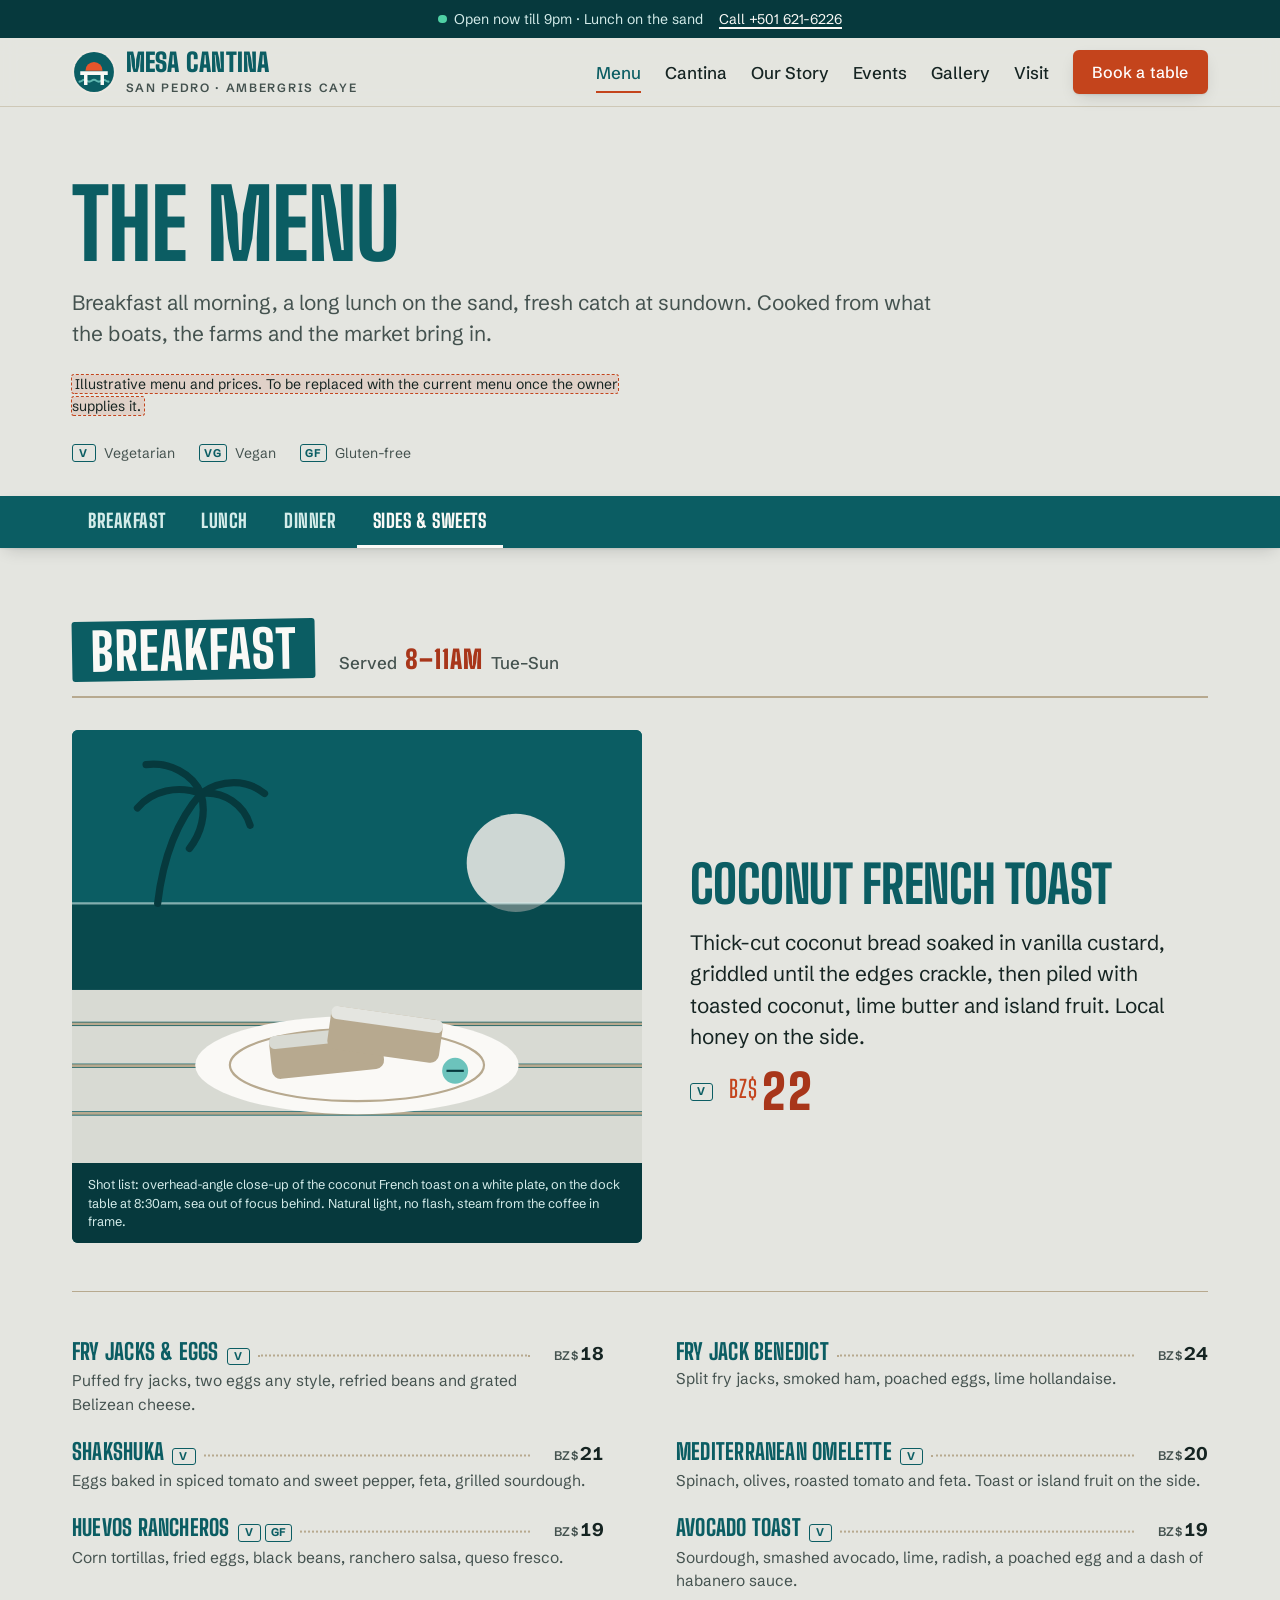
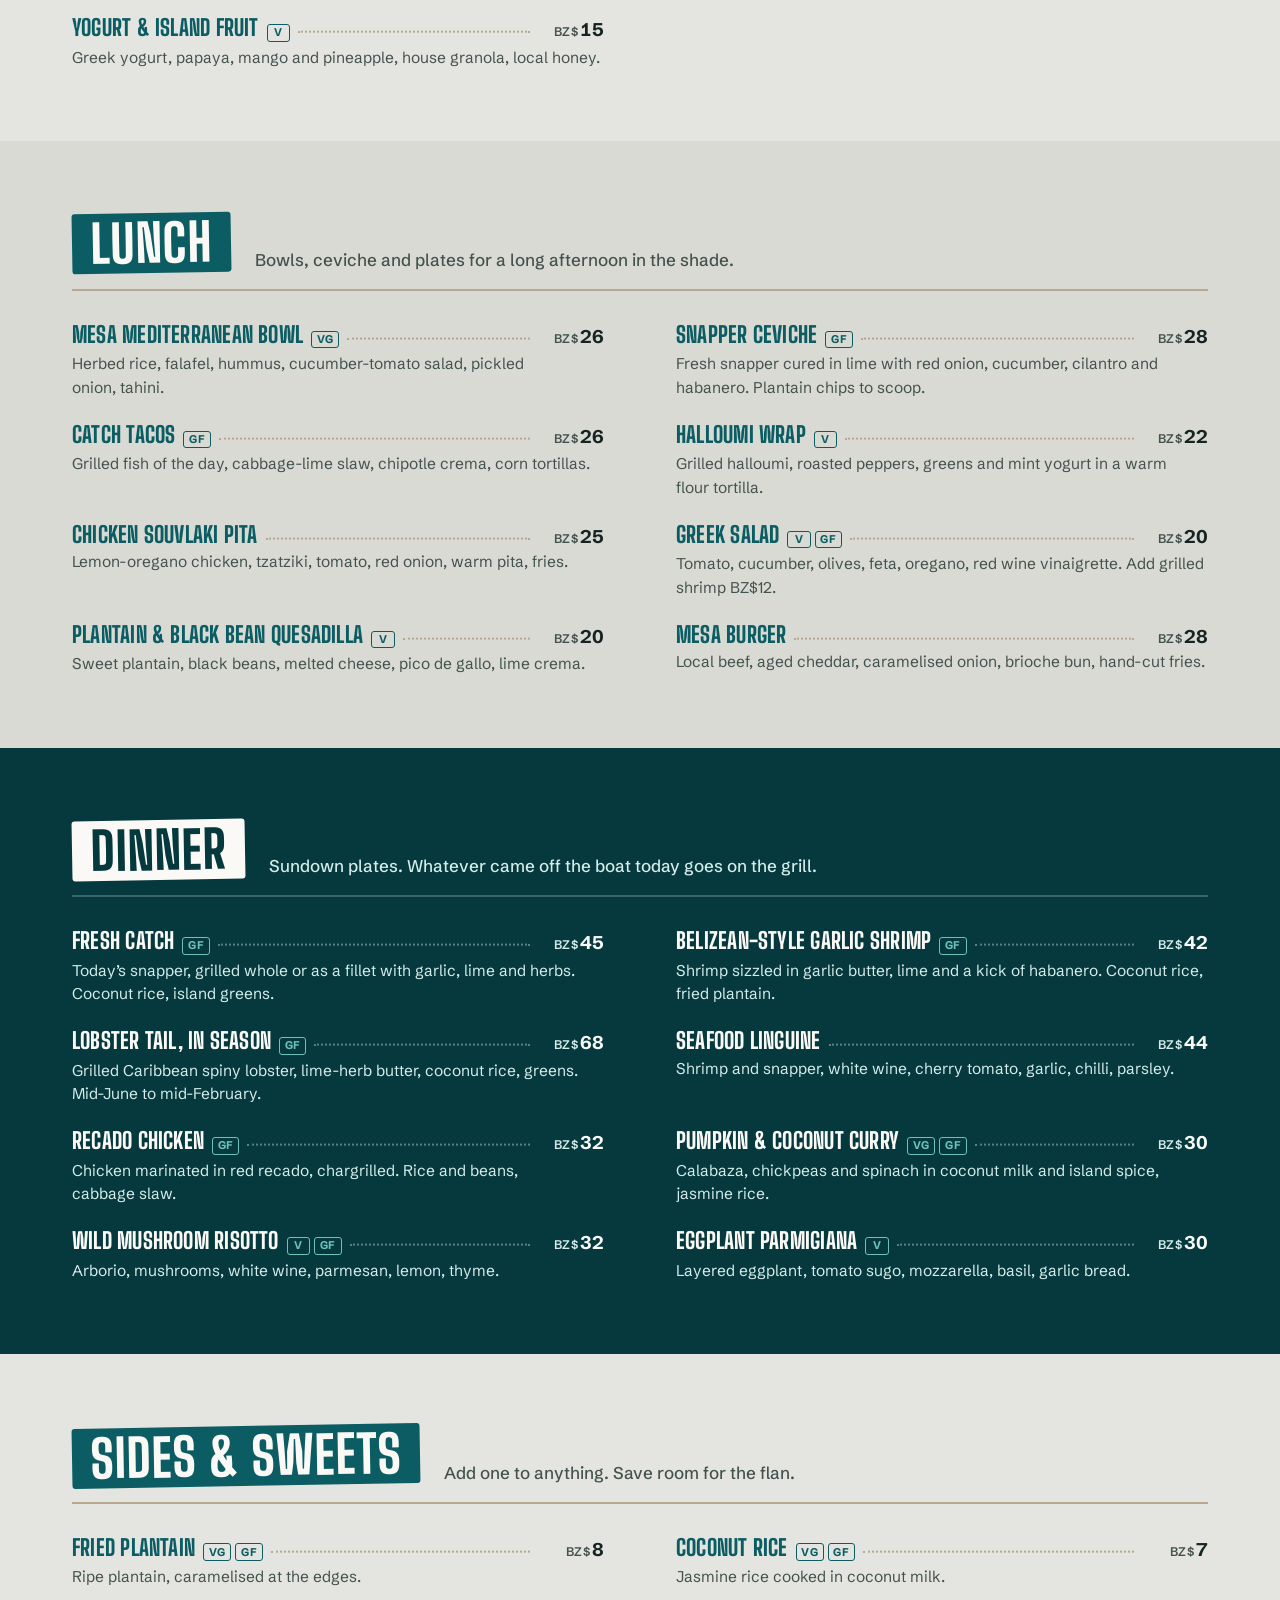
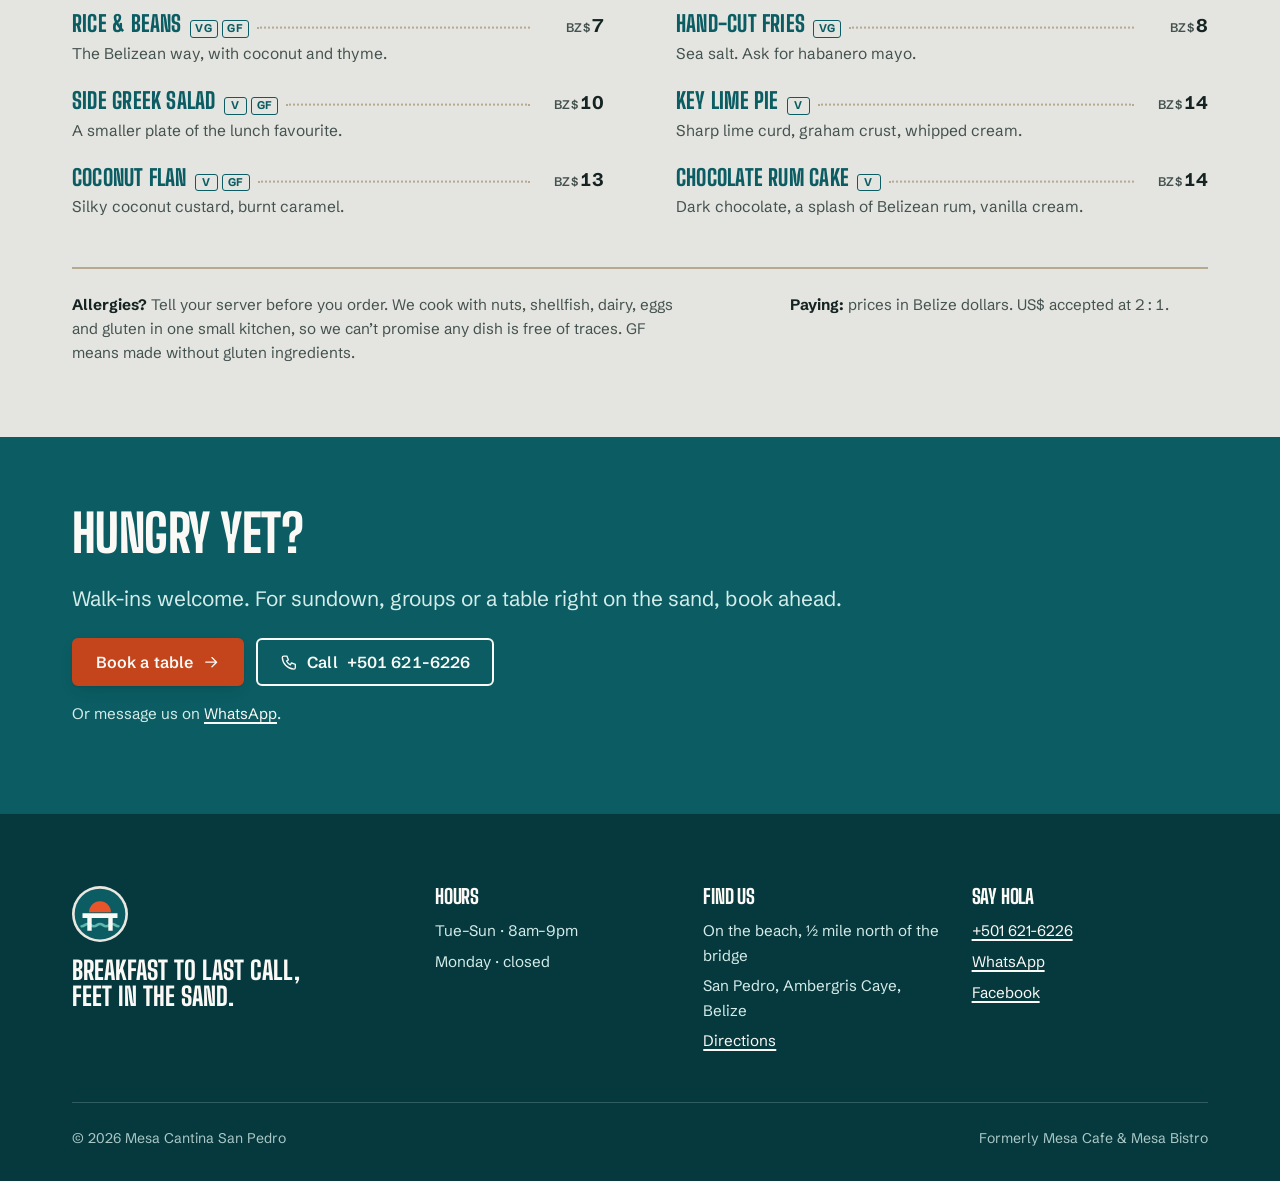
<file: mesa-cantina/menu.html>
<!doctype html>
<html lang="en">
<head>
<meta charset="utf-8">
<meta name="viewport" content="width=device-width,initial-scale=1">
<title>Menu: Breakfast, Lunch & Dinner | Mesa Cantina San Pedro</title>
<meta name="description" content="Coconut French toast, island breakfasts, Mediterranean plates from local produce and lots of vegetarian dishes, on the sand in San Pedro, Belize.">
<link rel="canonical" href="https://www.mesacantinasanpedro.com/menu.html">
<meta property="og:type" content="website">
<meta property="og:site_name" content="Mesa Cantina San Pedro">
<meta property="og:locale" content="en_US">
<meta property="og:title" content="Menu: Breakfast, Lunch & Dinner | Mesa Cantina San Pedro">
<meta property="og:description" content="Coconut French toast, island breakfasts, Mediterranean plates from local produce and lots of vegetarian dishes, on the sand in San Pedro, Belize.">
<meta property="og:url" content="https://www.mesacantinasanpedro.com/menu.html">
<meta property="og:image" content="https://www.mesacantinasanpedro.com/assets/og-image.svg">
<meta property="og:image:type" content="image/svg+xml">
<meta property="og:image:width" content="1200">
<meta property="og:image:height" content="630">
<meta property="og:image:alt" content="Mesa Cantina San Pedro: a table on the sand at the end of a sun-bleached dock, Ambergris Caye, Belize">
<meta name="twitter:card" content="summary_large_image">
<meta name="twitter:title" content="Menu: Breakfast, Lunch & Dinner | Mesa Cantina San Pedro">
<meta name="twitter:description" content="Coconut French toast, island breakfasts, Mediterranean plates from local produce and lots of vegetarian dishes, on the sand in San Pedro, Belize.">
<meta name="twitter:image" content="https://www.mesacantinasanpedro.com/assets/og-image.svg">
<meta name="twitter:image:alt" content="Mesa Cantina San Pedro: a table on the sand at the end of a sun-bleached dock, Ambergris Caye, Belize">
<link rel="manifest" href="site.webmanifest">
<meta name="theme-color" content="#0B5D63">
<link rel="icon" href="assets/favicon.svg" type="image/svg+xml">
<link rel="preconnect" href="https://fonts.googleapis.com"><link rel="preconnect" href="https://fonts.gstatic.com" crossorigin>
<link rel="stylesheet" href="css/mesa.css">
<style>
html{scroll-padding-top:8.5rem}
.menu-intro{padding-block:var(--s-8) var(--s-6)}
.menu-intro h1{font-size:var(--t-hero);color:var(--reef);margin-bottom:var(--s-4)}
.menu-note{margin-top:var(--s-5);font-size:var(--t-small)}
.legend{display:flex;flex-wrap:wrap;gap:var(--s-3) var(--s-5);margin:var(--s-5) 0 0;font-size:var(--t-small);color:var(--ink-2)}
.legend div{display:flex;align-items:center;gap:.5rem}
.legend dt,.legend dd{margin:0}

/* diet badge: small painted letters */
.diet{display:inline-grid;place-items:center;min-width:2.1em;padding:.2em .4em;border:1px solid currentColor;border-radius:3px;
  font:700 .7rem/1 var(--font-body);letter-spacing:.06em;color:var(--reef);vertical-align:.1em}
.menu-sec--night .diet{color:var(--lagoon)}

/* sticky in-page tabs */
.menu-tabs{position:sticky;top:calc(4.25rem + 1px);z-index:40;background:var(--reef);color:var(--reef-ink);box-shadow:var(--shadow-1)}
.menu-tabs .wrap{padding-inline:0}
.menu-tabs ul{display:flex;gap:var(--s-1);list-style:none;margin:0;padding:0 var(--gutter);overflow-x:auto;scrollbar-width:none;-webkit-overflow-scrolling:touch}
.menu-tabs ul::-webkit-scrollbar{display:none}
.menu-tabs li{flex:none}
.menu-tabs a{display:flex;align-items:center;min-height:52px;padding:0 var(--s-4);color:var(--reef-ink);text-decoration:none;white-space:nowrap;
  font:800 1.2rem/1 var(--font-display);text-transform:uppercase;letter-spacing:.03em;border-bottom:3px solid transparent;transition:color .2s var(--ease-out),border-color .2s var(--ease-out)}
.menu-tabs a:hover{color:var(--salt)}
.menu-tabs a[aria-current]{color:var(--salt);border-bottom-color:var(--salt)}
.menu-tabs a:focus-visible{outline-offset:-3px}

/* sections */
.menu-sec{padding-block:var(--s-8)}
.menu-sec--alt{background:var(--plank-2)}
.menu-sec--night{background:var(--reef-deep);color:var(--reef-ink)}
.sec-head{display:flex;flex-wrap:wrap;align-items:flex-end;gap:var(--s-3) var(--s-5);margin-bottom:var(--s-6);padding-bottom:var(--s-4);border-bottom:2px solid var(--rope)}
.menu-sec--night .sec-head{border-bottom-color:rgb(212 236 234 / .25)}
.sign{display:inline-block;background:var(--reef);color:var(--salt);padding:.12em .35em .08em;border-radius:3px;font-size:var(--t-h2);letter-spacing:.02em;transform:rotate(-1deg)}
.menu-sec--night .sign{background:var(--salt);color:var(--reef-deep)}
.served{margin:0;color:var(--ink-2);font-weight:500}
.menu-sec--night .served{color:var(--reef-ink)}
.served .stencil{font-size:1.6rem;margin-inline:.15em}

/* rows */
.dishes{list-style:none;margin:0;padding:0;display:grid;gap:var(--s-5) var(--s-8);grid-template-columns:1fr}
@media (min-width:900px){.dishes{grid-template-columns:1fr 1fr}}
.dish p{margin:var(--s-1) 0 0;color:var(--ink-2);font-size:.97rem;line-height:1.5}
.menu-sec--night .dish p{color:var(--reef-ink)}
.dish-line{display:flex;align-items:baseline;gap:var(--s-2)}
.dish-name{font-size:1.4rem;line-height:1.05;letter-spacing:.01em;color:var(--reef);flex:0 1 auto;min-width:0}
.menu-sec--night .dish-name{color:var(--salt)}
.diets{display:inline-flex;gap:.25rem;flex:none}
.leader{flex:1 1 1.5rem;min-width:1.5rem;border-bottom:2px dotted var(--rope);transform:translateY(-.2em)}
.menu-sec--night .leader{border-bottom-color:rgb(212 236 234 / .4)}
.price{flex:none;font:700 1.15rem/1 var(--font-body);font-variant-numeric:tabular-nums;text-align:right;min-width:3.6em;color:var(--ink)}
.menu-sec--night .price{color:var(--salt)}
.cur{font-size:.68em;font-weight:600;letter-spacing:.04em;margin-right:.15em;color:var(--ink-2)}
.menu-sec--night .cur{color:var(--reef-ink)}

/* hero dish */
.hero-dish{display:grid;gap:var(--s-5) var(--s-7);align-items:center;margin-bottom:var(--s-7);padding-bottom:var(--s-7);border-bottom:1px solid var(--rope)}
@media (min-width:760px){.hero-dish{grid-template-columns:1.1fr 1fr}}
.hero-copy h3{font-size:var(--t-h2);color:var(--reef);margin-bottom:var(--s-4)}
.hero-copy p{font-size:var(--t-lead);line-height:1.5}
.hero-price{display:flex;align-items:center;gap:var(--s-4);margin:0}
.hero-price .stencil{font-size:3rem;line-height:1}
.hero-price .cur{color:var(--buoy);font-size:.5em;vertical-align:.5em}
.photo-slot{margin:0;background:var(--reef);border-radius:var(--radius);overflow:hidden;display:flex;flex-direction:column}
.photo-slot svg{flex:1 1 auto;min-height:0;width:100%;height:auto}
.photo-slot figcaption{flex:none;padding:var(--s-3) var(--s-4);background:var(--reef-deep);color:var(--reef-ink);font-size:.8rem;line-height:1.45}

/* notes + CTA */
.good-to-know{margin-top:var(--s-7);padding-top:var(--s-5);border-top:2px solid var(--rope);display:grid;gap:var(--s-2) var(--s-7)}
@media (min-width:900px){.good-to-know{grid-template-columns:1.6fr 1fr}}
.good-to-know p{font-size:.95rem;color:var(--ink-2);margin:0}
.good-to-know strong{color:var(--ink)}
.menu-cta{padding-block:var(--s-8)}
.menu-cta h2{color:var(--salt);margin-bottom:var(--s-4)}
.cta-row{display:flex;flex-wrap:wrap;gap:var(--s-3);margin-top:var(--s-5)}
.cta-alt{margin-top:var(--s-4);font-size:.95rem}
@media (max-width:420px){.cta-row .btn{width:100%;justify-content:center}.dish-name{font-size:1.25rem}}
</style>
<script src="js/mesa.js" defer></script>
</head>
<body>
<a class="skip" href="#main">Skip to content</a>
<div class="tide" data-tide role="status"><div class="wrap"><span><span class="dot" aria-hidden="true"></span><span data-tide-text>Tue–Sun · 8am–9pm · on the beach north of the bridge</span></span><a href="tel:+5016216226">Call +501 621-6226</a></div></div>
<header class="site-head">
  <div class="wrap">
    <a class="brand" href="index.html" aria-label="Mesa Cantina San Pedro, home">
      <img src="assets/logo-mark.svg" alt="" width="44" height="44">
      <span><b>Mesa Cantina</b><small>San Pedro · Ambergris Caye</small></span>
    </a>
    <button class="nav-toggle" aria-expanded="false" aria-controls="site-nav" aria-label="Menu">
      <svg width="28" height="28" viewBox="0 0 28 28" fill="none" stroke="currentColor" stroke-width="2.2" stroke-linecap="round"><path d="M4 8h20M4 14h20M4 20h13"/></svg>
    </button>
    <nav class="nav" id="site-nav" aria-label="Main">
      <ul>
        <li><a href="menu.html">Menu</a></li>
        <li><a href="drinks.html">Cantina</a></li>
        <li><a href="story.html">Our Story</a></li>
        <li><a href="events.html">Events</a></li>
        <li><a href="gallery.html">Gallery</a></li>
        <li><a href="visit.html">Visit</a></li>
        <li><a class="btn" href="reserve.html">Book a table</a></li>
      </ul>
    </nav>
  </div>
</header>

<main id="main">

  <section class="menu-intro">
    <div class="wrap">
      <h1>The Menu</h1>
      <p class="lead">Breakfast all morning, a long lunch on the sand, fresh catch at sundown. Cooked from what the boats, the farms and the market bring in.</p>
      <p class="menu-note"><span class="tbd">Illustrative menu and prices. To be replaced with the current menu once the owner supplies it.</span></p>
      <dl class="legend" aria-label="Diet markers">
        <div><dt><span class="diet" aria-hidden="true">V</span><span class="sr-only">V</span></dt><dd>Vegetarian</dd></div>
        <div><dt><span class="diet" aria-hidden="true">VG</span><span class="sr-only">VG</span></dt><dd>Vegan</dd></div>
        <div><dt><span class="diet" aria-hidden="true">GF</span><span class="sr-only">GF</span></dt><dd>Gluten-free</dd></div>
      </dl>
    </div>
  </section>

  <nav class="menu-tabs" aria-label="Menu sections">
    <div class="wrap">
      <ul role="list">
        <li><a href="#breakfast" aria-current="true">Breakfast</a></li>
        <li><a href="#lunch">Lunch</a></li>
        <li><a href="#dinner">Dinner</a></li>
        <li><a href="#sides">Sides &amp; Sweets</a></li>
      </ul>
    </div>
  </nav>

  <section class="menu-sec" id="breakfast" aria-labelledby="h-breakfast">
    <div class="wrap">
      <header class="sec-head">
        <h2 class="sign" id="h-breakfast">Breakfast</h2>
        <p class="served">Served <span class="stencil num">8&ndash;11AM</span> Tue&ndash;Sun</p>
      </header>
      <article class="hero-dish" data-reveal aria-labelledby="h-toast">
        <figure class="photo-slot" style="aspect-ratio:4/3.6">
          <svg viewBox="0 0 400 300" preserveAspectRatio="xMidYMid slice" role="img" aria-label="Illustration: coconut French toast on a plate at a dockside table, sea and sun behind">
            <rect width="400" height="300" fill="var(--reef)"/>
            <circle cx="310" cy="92" r="34" fill="var(--plank)" opacity=".9"/>
            <rect y="120" width="400" height="60" fill="var(--reef-deep)" opacity=".55"/>
            <path d="M0 120h400" stroke="var(--reef-ink)" stroke-width="1.5" opacity=".6"/>
            <path d="M62 120c4-34 14-58 30-76M92 44c-16-6-34-2-44 10M92 44c-6-14-22-22-38-20M92 44c14-10 32-10 44 0M92 44c16-2 30 8 34 22M92 44c4 14 0 28-8 38" stroke="var(--reef-deep)" stroke-width="5" stroke-linecap="round" fill="none"/>
            <g fill="var(--plank-2)"><rect y="180" width="400" height="22"/><rect y="205" width="400" height="26"/><rect y="234" width="400" height="30"/><rect y="267" width="400" height="33"/></g>
            <g stroke="var(--rope)" stroke-width="2"><path d="M0 203.5h400M0 232.5h400M0 265.5h400"/></g>
            <ellipse cx="200" cy="232" rx="112" ry="34" fill="var(--salt)"/>
            <ellipse cx="200" cy="232" rx="88" ry="25" fill="none" stroke="var(--rope)" stroke-width="1.5"/>
            <g transform="rotate(-6 200 222)"><rect x="140" y="206" width="78" height="30" rx="6" fill="var(--rope)"/><rect x="140" y="206" width="78" height="9" rx="4" fill="var(--plank-2)"/></g>
            <g transform="rotate(8 220 214)"><rect x="180" y="196" width="78" height="30" rx="6" fill="var(--rope)"/><rect x="180" y="196" width="78" height="9" rx="4" fill="var(--plank)"/></g>
            <circle cx="268" cy="236" r="9" fill="var(--lagoon)"/><path d="M262 236h12" stroke="var(--reef-deep)" stroke-width="1.5"/>
          </svg>
          <figcaption>Shot list: overhead-angle close-up of the coconut French toast on a white plate, on the dock table at 8:30am, sea out of focus behind. Natural light, no flash, steam from the coffee in frame.</figcaption>
        </figure>
        <div class="hero-copy">
          <h3 id="h-toast">Coconut French Toast</h3>
          <p>Thick-cut coconut bread soaked in vanilla custard, griddled until the edges crackle, then piled with toasted coconut, lime butter and island fruit. Local honey on the side.</p>
          <p class="hero-price"><span class="diet" title="Vegetarian"><span aria-hidden="true">V</span><span class="sr-only">Vegetarian</span></span><span class="stencil num"><span class="cur">BZ$</span>22</span></p>
        </div>
      </article>
      <ul class="dishes" role="list">
        <li class="dish">
          <div class="dish-line"><h3 class="dish-name">Fry Jacks &amp; Eggs</h3><span class="diets"><span class="diet" title="Vegetarian"><span aria-hidden="true">V</span><span class="sr-only">Vegetarian</span></span></span><span class="leader" aria-hidden="true"></span><span class="price"><span class="cur">BZ$</span>18</span></div>
          <p>Puffed fry jacks, two eggs any style, refried beans and grated Belizean cheese.</p>
        </li>
        <li class="dish">
          <div class="dish-line"><h3 class="dish-name">Fry Jack Benedict</h3><span class="leader" aria-hidden="true"></span><span class="price"><span class="cur">BZ$</span>24</span></div>
          <p>Split fry jacks, smoked ham, poached eggs, lime hollandaise.</p>
        </li>
        <li class="dish">
          <div class="dish-line"><h3 class="dish-name">Shakshuka</h3><span class="diets"><span class="diet" title="Vegetarian"><span aria-hidden="true">V</span><span class="sr-only">Vegetarian</span></span></span><span class="leader" aria-hidden="true"></span><span class="price"><span class="cur">BZ$</span>21</span></div>
          <p>Eggs baked in spiced tomato and sweet pepper, feta, grilled sourdough.</p>
        </li>
        <li class="dish">
          <div class="dish-line"><h3 class="dish-name">Mediterranean Omelette</h3><span class="diets"><span class="diet" title="Vegetarian"><span aria-hidden="true">V</span><span class="sr-only">Vegetarian</span></span></span><span class="leader" aria-hidden="true"></span><span class="price"><span class="cur">BZ$</span>20</span></div>
          <p>Spinach, olives, roasted tomato and feta. Toast or island fruit on the side.</p>
        </li>
        <li class="dish">
          <div class="dish-line"><h3 class="dish-name">Huevos Rancheros</h3><span class="diets"><span class="diet" title="Vegetarian"><span aria-hidden="true">V</span><span class="sr-only">Vegetarian</span></span><span class="diet" title="Gluten-free"><span aria-hidden="true">GF</span><span class="sr-only">Gluten-free</span></span></span><span class="leader" aria-hidden="true"></span><span class="price"><span class="cur">BZ$</span>19</span></div>
          <p>Corn tortillas, fried eggs, black beans, ranchero salsa, queso fresco.</p>
        </li>
        <li class="dish">
          <div class="dish-line"><h3 class="dish-name">Avocado Toast</h3><span class="diets"><span class="diet" title="Vegetarian"><span aria-hidden="true">V</span><span class="sr-only">Vegetarian</span></span></span><span class="leader" aria-hidden="true"></span><span class="price"><span class="cur">BZ$</span>19</span></div>
          <p>Sourdough, smashed avocado, lime, radish, a poached egg and a dash of habanero sauce.</p>
        </li>
        <li class="dish">
          <div class="dish-line"><h3 class="dish-name">Yogurt &amp; Island Fruit</h3><span class="diets"><span class="diet" title="Vegetarian"><span aria-hidden="true">V</span><span class="sr-only">Vegetarian</span></span></span><span class="leader" aria-hidden="true"></span><span class="price"><span class="cur">BZ$</span>15</span></div>
          <p>Greek yogurt, papaya, mango and pineapple, house granola, local honey.</p>
        </li>
      </ul>
    </div>
  </section>

  <section class="menu-sec menu-sec--alt" id="lunch" aria-labelledby="h-lunch">
    <div class="wrap">
      <header class="sec-head">
        <h2 class="sign" id="h-lunch">Lunch</h2>
        <p class="served">Bowls, ceviche and plates for a long afternoon in the shade.</p>
      </header>
      <ul class="dishes" role="list">
        <li class="dish">
          <div class="dish-line"><h3 class="dish-name">Mesa Mediterranean Bowl</h3><span class="diets"><span class="diet" title="Vegan"><span aria-hidden="true">VG</span><span class="sr-only">Vegan</span></span></span><span class="leader" aria-hidden="true"></span><span class="price"><span class="cur">BZ$</span>26</span></div>
          <p>Herbed rice, falafel, hummus, cucumber-tomato salad, pickled onion, tahini.</p>
        </li>
        <li class="dish">
          <div class="dish-line"><h3 class="dish-name">Snapper Ceviche</h3><span class="diets"><span class="diet" title="Gluten-free"><span aria-hidden="true">GF</span><span class="sr-only">Gluten-free</span></span></span><span class="leader" aria-hidden="true"></span><span class="price"><span class="cur">BZ$</span>28</span></div>
          <p>Fresh snapper cured in lime with red onion, cucumber, cilantro and habanero. Plantain chips to scoop.</p>
        </li>
        <li class="dish">
          <div class="dish-line"><h3 class="dish-name">Catch Tacos</h3><span class="diets"><span class="diet" title="Gluten-free"><span aria-hidden="true">GF</span><span class="sr-only">Gluten-free</span></span></span><span class="leader" aria-hidden="true"></span><span class="price"><span class="cur">BZ$</span>26</span></div>
          <p>Grilled fish of the day, cabbage-lime slaw, chipotle crema, corn tortillas.</p>
        </li>
        <li class="dish">
          <div class="dish-line"><h3 class="dish-name">Halloumi Wrap</h3><span class="diets"><span class="diet" title="Vegetarian"><span aria-hidden="true">V</span><span class="sr-only">Vegetarian</span></span></span><span class="leader" aria-hidden="true"></span><span class="price"><span class="cur">BZ$</span>22</span></div>
          <p>Grilled halloumi, roasted peppers, greens and mint yogurt in a warm flour tortilla.</p>
        </li>
        <li class="dish">
          <div class="dish-line"><h3 class="dish-name">Chicken Souvlaki Pita</h3><span class="leader" aria-hidden="true"></span><span class="price"><span class="cur">BZ$</span>25</span></div>
          <p>Lemon-oregano chicken, tzatziki, tomato, red onion, warm pita, fries.</p>
        </li>
        <li class="dish">
          <div class="dish-line"><h3 class="dish-name">Greek Salad</h3><span class="diets"><span class="diet" title="Vegetarian"><span aria-hidden="true">V</span><span class="sr-only">Vegetarian</span></span><span class="diet" title="Gluten-free"><span aria-hidden="true">GF</span><span class="sr-only">Gluten-free</span></span></span><span class="leader" aria-hidden="true"></span><span class="price"><span class="cur">BZ$</span>20</span></div>
          <p>Tomato, cucumber, olives, feta, oregano, red wine vinaigrette. Add grilled shrimp BZ$12.</p>
        </li>
        <li class="dish">
          <div class="dish-line"><h3 class="dish-name">Plantain &amp; Black Bean Quesadilla</h3><span class="diets"><span class="diet" title="Vegetarian"><span aria-hidden="true">V</span><span class="sr-only">Vegetarian</span></span></span><span class="leader" aria-hidden="true"></span><span class="price"><span class="cur">BZ$</span>20</span></div>
          <p>Sweet plantain, black beans, melted cheese, pico de gallo, lime crema.</p>
        </li>
        <li class="dish">
          <div class="dish-line"><h3 class="dish-name">Mesa Burger</h3><span class="leader" aria-hidden="true"></span><span class="price"><span class="cur">BZ$</span>28</span></div>
          <p>Local beef, aged cheddar, caramelised onion, brioche bun, hand-cut fries.</p>
        </li>
      </ul>
    </div>
  </section>

  <section class="menu-sec menu-sec--night" id="dinner" aria-labelledby="h-dinner">
    <div class="wrap">
      <header class="sec-head">
        <h2 class="sign" id="h-dinner">Dinner</h2>
        <p class="served">Sundown plates. Whatever came off the boat today goes on the grill.</p>
      </header>
      <ul class="dishes" role="list">
        <li class="dish">
          <div class="dish-line"><h3 class="dish-name">Fresh Catch</h3><span class="diets"><span class="diet" title="Gluten-free"><span aria-hidden="true">GF</span><span class="sr-only">Gluten-free</span></span></span><span class="leader" aria-hidden="true"></span><span class="price"><span class="cur">BZ$</span>45</span></div>
          <p>Today’s snapper, grilled whole or as a fillet with garlic, lime and herbs. Coconut rice, island greens.</p>
        </li>
        <li class="dish">
          <div class="dish-line"><h3 class="dish-name">Belizean-Style Garlic Shrimp</h3><span class="diets"><span class="diet" title="Gluten-free"><span aria-hidden="true">GF</span><span class="sr-only">Gluten-free</span></span></span><span class="leader" aria-hidden="true"></span><span class="price"><span class="cur">BZ$</span>42</span></div>
          <p>Shrimp sizzled in garlic butter, lime and a kick of habanero. Coconut rice, fried plantain.</p>
        </li>
        <li class="dish">
          <div class="dish-line"><h3 class="dish-name">Lobster Tail, in season</h3><span class="diets"><span class="diet" title="Gluten-free"><span aria-hidden="true">GF</span><span class="sr-only">Gluten-free</span></span></span><span class="leader" aria-hidden="true"></span><span class="price"><span class="cur">BZ$</span>68</span></div>
          <p>Grilled Caribbean spiny lobster, lime-herb butter, coconut rice, greens. Mid-June to mid-February.</p>
        </li>
        <li class="dish">
          <div class="dish-line"><h3 class="dish-name">Seafood Linguine</h3><span class="leader" aria-hidden="true"></span><span class="price"><span class="cur">BZ$</span>44</span></div>
          <p>Shrimp and snapper, white wine, cherry tomato, garlic, chilli, parsley.</p>
        </li>
        <li class="dish">
          <div class="dish-line"><h3 class="dish-name">Recado Chicken</h3><span class="diets"><span class="diet" title="Gluten-free"><span aria-hidden="true">GF</span><span class="sr-only">Gluten-free</span></span></span><span class="leader" aria-hidden="true"></span><span class="price"><span class="cur">BZ$</span>32</span></div>
          <p>Chicken marinated in red recado, chargrilled. Rice and beans, cabbage slaw.</p>
        </li>
        <li class="dish">
          <div class="dish-line"><h3 class="dish-name">Pumpkin &amp; Coconut Curry</h3><span class="diets"><span class="diet" title="Vegan"><span aria-hidden="true">VG</span><span class="sr-only">Vegan</span></span><span class="diet" title="Gluten-free"><span aria-hidden="true">GF</span><span class="sr-only">Gluten-free</span></span></span><span class="leader" aria-hidden="true"></span><span class="price"><span class="cur">BZ$</span>30</span></div>
          <p>Calabaza, chickpeas and spinach in coconut milk and island spice, jasmine rice.</p>
        </li>
        <li class="dish">
          <div class="dish-line"><h3 class="dish-name">Wild Mushroom Risotto</h3><span class="diets"><span class="diet" title="Vegetarian"><span aria-hidden="true">V</span><span class="sr-only">Vegetarian</span></span><span class="diet" title="Gluten-free"><span aria-hidden="true">GF</span><span class="sr-only">Gluten-free</span></span></span><span class="leader" aria-hidden="true"></span><span class="price"><span class="cur">BZ$</span>32</span></div>
          <p>Arborio, mushrooms, white wine, parmesan, lemon, thyme.</p>
        </li>
        <li class="dish">
          <div class="dish-line"><h3 class="dish-name">Eggplant Parmigiana</h3><span class="diets"><span class="diet" title="Vegetarian"><span aria-hidden="true">V</span><span class="sr-only">Vegetarian</span></span></span><span class="leader" aria-hidden="true"></span><span class="price"><span class="cur">BZ$</span>30</span></div>
          <p>Layered eggplant, tomato sugo, mozzarella, basil, garlic bread.</p>
        </li>
      </ul>
    </div>
  </section>

  <section class="menu-sec" id="sides" aria-labelledby="h-sides">
    <div class="wrap">
      <header class="sec-head">
        <h2 class="sign" id="h-sides">Sides &amp; Sweets</h2>
        <p class="served">Add one to anything. Save room for the flan.</p>
      </header>
      <ul class="dishes" role="list">
        <li class="dish">
          <div class="dish-line"><h3 class="dish-name">Fried Plantain</h3><span class="diets"><span class="diet" title="Vegan"><span aria-hidden="true">VG</span><span class="sr-only">Vegan</span></span><span class="diet" title="Gluten-free"><span aria-hidden="true">GF</span><span class="sr-only">Gluten-free</span></span></span><span class="leader" aria-hidden="true"></span><span class="price"><span class="cur">BZ$</span>8</span></div>
          <p>Ripe plantain, caramelised at the edges.</p>
        </li>
        <li class="dish">
          <div class="dish-line"><h3 class="dish-name">Coconut Rice</h3><span class="diets"><span class="diet" title="Vegan"><span aria-hidden="true">VG</span><span class="sr-only">Vegan</span></span><span class="diet" title="Gluten-free"><span aria-hidden="true">GF</span><span class="sr-only">Gluten-free</span></span></span><span class="leader" aria-hidden="true"></span><span class="price"><span class="cur">BZ$</span>7</span></div>
          <p>Jasmine rice cooked in coconut milk.</p>
        </li>
        <li class="dish">
          <div class="dish-line"><h3 class="dish-name">Rice &amp; Beans</h3><span class="diets"><span class="diet" title="Vegan"><span aria-hidden="true">VG</span><span class="sr-only">Vegan</span></span><span class="diet" title="Gluten-free"><span aria-hidden="true">GF</span><span class="sr-only">Gluten-free</span></span></span><span class="leader" aria-hidden="true"></span><span class="price"><span class="cur">BZ$</span>7</span></div>
          <p>The Belizean way, with coconut and thyme.</p>
        </li>
        <li class="dish">
          <div class="dish-line"><h3 class="dish-name">Hand-Cut Fries</h3><span class="diets"><span class="diet" title="Vegan"><span aria-hidden="true">VG</span><span class="sr-only">Vegan</span></span></span><span class="leader" aria-hidden="true"></span><span class="price"><span class="cur">BZ$</span>8</span></div>
          <p>Sea salt. Ask for habanero mayo.</p>
        </li>
        <li class="dish">
          <div class="dish-line"><h3 class="dish-name">Side Greek Salad</h3><span class="diets"><span class="diet" title="Vegetarian"><span aria-hidden="true">V</span><span class="sr-only">Vegetarian</span></span><span class="diet" title="Gluten-free"><span aria-hidden="true">GF</span><span class="sr-only">Gluten-free</span></span></span><span class="leader" aria-hidden="true"></span><span class="price"><span class="cur">BZ$</span>10</span></div>
          <p>A smaller plate of the lunch favourite.</p>
        </li>
        <li class="dish">
          <div class="dish-line"><h3 class="dish-name">Key Lime Pie</h3><span class="diets"><span class="diet" title="Vegetarian"><span aria-hidden="true">V</span><span class="sr-only">Vegetarian</span></span></span><span class="leader" aria-hidden="true"></span><span class="price"><span class="cur">BZ$</span>14</span></div>
          <p>Sharp lime curd, graham crust, whipped cream.</p>
        </li>
        <li class="dish">
          <div class="dish-line"><h3 class="dish-name">Coconut Flan</h3><span class="diets"><span class="diet" title="Vegetarian"><span aria-hidden="true">V</span><span class="sr-only">Vegetarian</span></span><span class="diet" title="Gluten-free"><span aria-hidden="true">GF</span><span class="sr-only">Gluten-free</span></span></span><span class="leader" aria-hidden="true"></span><span class="price"><span class="cur">BZ$</span>13</span></div>
          <p>Silky coconut custard, burnt caramel.</p>
        </li>
        <li class="dish">
          <div class="dish-line"><h3 class="dish-name">Chocolate Rum Cake</h3><span class="diets"><span class="diet" title="Vegetarian"><span aria-hidden="true">V</span><span class="sr-only">Vegetarian</span></span></span><span class="leader" aria-hidden="true"></span><span class="price"><span class="cur">BZ$</span>14</span></div>
          <p>Dark chocolate, a splash of Belizean rum, vanilla cream.</p>
        </li>
      </ul>
      <aside class="good-to-know" aria-label="Good to know">
        <p><strong>Allergies?</strong> Tell your server before you order. We cook with nuts, shellfish, dairy, eggs and gluten in one small kitchen, so we can&rsquo;t promise any dish is free of traces. GF means made without gluten ingredients.</p>
        <p><strong>Paying:</strong> prices in Belize dollars. <span class="num">US$</span> accepted at <span class="num">2:1</span>.</p>
      </aside>
    </div>
  </section>

  <section class="section section--reef menu-cta" aria-labelledby="h-cta">
    <div class="wrap">
      <h2 id="h-cta">Hungry yet?</h2>
      <p class="lead">Walk-ins welcome. For sundown, groups or a table right on the sand, book ahead.</p>
      <div class="cta-row">
        <a class="btn" href="reserve.html">Book a table
          <svg viewBox="0 0 24 24" fill="none" stroke="currentColor" stroke-width="1.75" stroke-linecap="round" stroke-linejoin="round" aria-hidden="true"><path d="M5 12h14M13 6l6 6-6 6"/></svg></a>
        <a class="btn btn--ghost" href="tel:+5016216226">
          <svg viewBox="0 0 24 24" fill="none" stroke="currentColor" stroke-width="1.75" stroke-linecap="round" stroke-linejoin="round" aria-hidden="true"><path d="M5 4h4l2 5-2.5 1.5a11 11 0 0 0 5 5L15 13l5 2v4a2 2 0 0 1-2 2A16 16 0 0 1 3 6a2 2 0 0 1 2-2"/></svg>
          Call <span class="num">+501 621-6226</span></a>
      </div>
      <p class="cta-alt">Or message us on <a href="https://wa.me/5016216226">WhatsApp</a>.</p>
    </div>
  </section>

</main>
<script>
/* Menu tabs: highlight the section in view */
(() => {
  const tabs = document.querySelector('.menu-tabs');
  if (!tabs || !('IntersectionObserver' in window)) return;
  const links = [...tabs.querySelectorAll('a[href^="#"]')];
  const byId = new Map(links.map(a => [a.getAttribute('href').slice(1), a]));
  const set = id => {
    links.forEach(a => a.removeAttribute('aria-current'));
    const a = byId.get(id); if (!a) return;
    a.setAttribute('aria-current', 'true');
    const s = tabs.querySelector('ul');
    const l = a.offsetLeft - (s.clientWidth - a.offsetWidth) / 2;
    s.scrollTo({ left: Math.max(0, l), behavior: matchMedia('(prefers-reduced-motion: reduce)').matches ? 'auto' : 'smooth' });
  };
  const io = new IntersectionObserver(es => {
    es.forEach(e => { if (e.isIntersecting) set(e.target.id); });
  }, { rootMargin: '-35% 0px -60% 0px' });
  byId.forEach((_, id) => { const el = document.getElementById(id); if (el) io.observe(el); });
})();
</script>

<footer class="site-foot">
  <div class="wrap">
    <div class="foot-grid">
      <div>
        <img src="assets/logo-mark.svg" alt="" width="56" height="56" style="margin-bottom:1rem">
        <p style="color:var(--salt);font:800 1.6rem/1 var(--font-display);text-transform:uppercase">Breakfast to last call,<br>feet in the sand.</p>
      </div>
      <div><h3>Hours</h3><ul class="num"><li>Tue–Sun · 8am–9pm</li><li>Monday · closed</li></ul></div>
      <div><h3>Find us</h3><ul><li>On the beach, ½ mile north of the bridge</li><li>San Pedro, Ambergris Caye, Belize</li><li><a href="visit.html">Directions</a></li></ul></div>
      <div><h3>Say hola</h3><ul><li><a href="tel:+5016216226">+501 621-6226</a></li><li><a href="https://wa.me/5016216226">WhatsApp</a></li><li><a href="https://www.facebook.com/mesasanpedro/" rel="noopener">Facebook</a></li></ul></div>
    </div>
    <div class="foot-base"><span>© <span data-year>2026</span> Mesa Cantina San Pedro</span><span>Formerly Mesa Cafe &amp; Mesa Bistro</span></div>
  </div>
</footer>
</body>
</html>
</file>
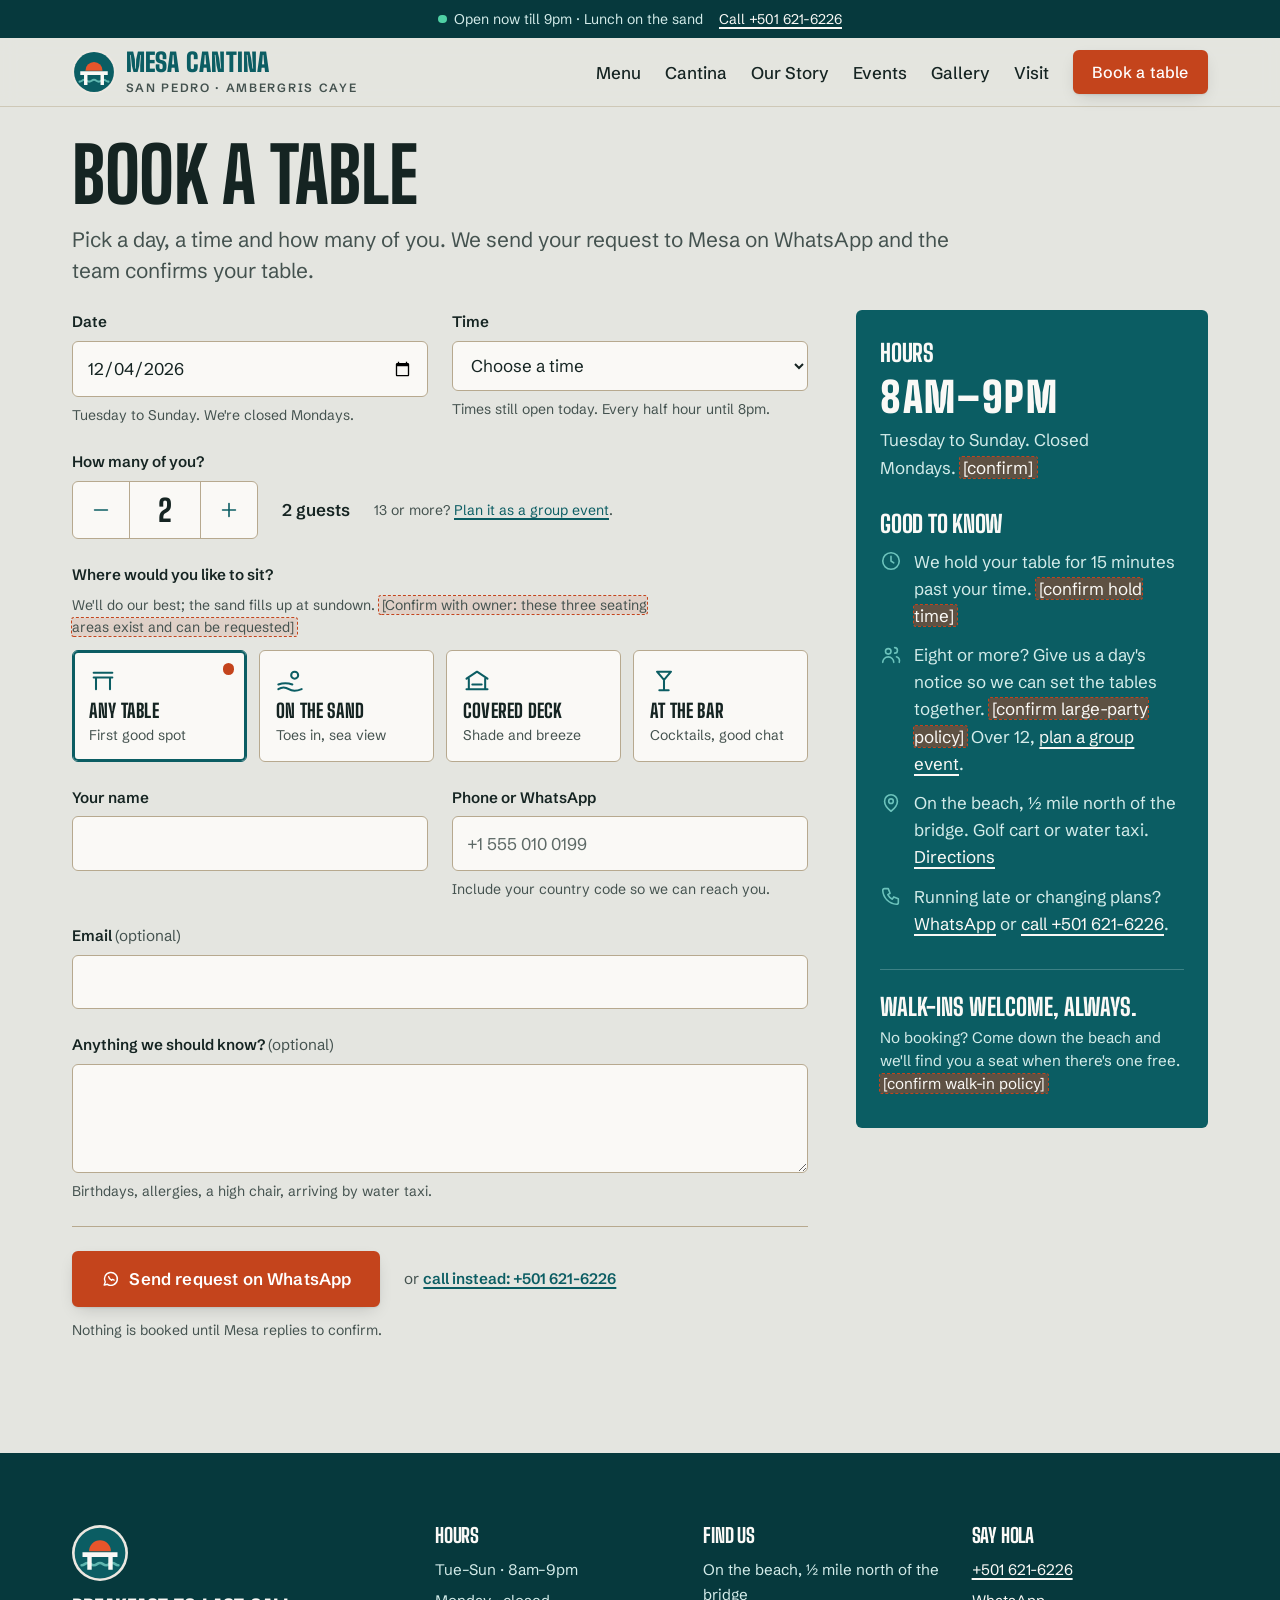
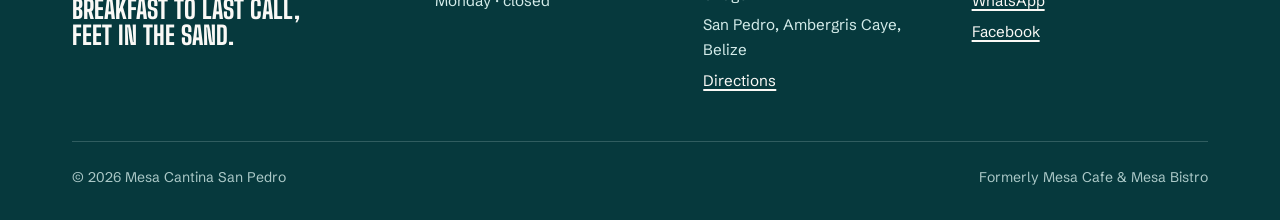
<file: mesa-cantina/reserve.html>
<!doctype html>
<html lang="en">
<head>
<meta charset="utf-8">
<meta name="viewport" content="width=device-width,initial-scale=1">
<title>Book a Table on the Beach | Mesa Cantina San Pedro</title>
<meta name="description" content="Reserve breakfast, lunch or a sundown dinner on the sand north of the bridge in San Pedro, Belize. Book online, call +501 621-6226 or WhatsApp us.">
<link rel="canonical" href="https://www.mesacantinasanpedro.com/reserve.html">
<meta property="og:type" content="website">
<meta property="og:site_name" content="Mesa Cantina San Pedro">
<meta property="og:locale" content="en_US">
<meta property="og:title" content="Book a Table on the Beach | Mesa Cantina San Pedro">
<meta property="og:description" content="Reserve breakfast, lunch or a sundown dinner on the sand north of the bridge in San Pedro, Belize. Book online, call +501 621-6226 or WhatsApp us.">
<meta property="og:url" content="https://www.mesacantinasanpedro.com/reserve.html">
<meta property="og:image" content="https://www.mesacantinasanpedro.com/assets/og-image.svg">
<meta property="og:image:type" content="image/svg+xml">
<meta property="og:image:width" content="1200">
<meta property="og:image:height" content="630">
<meta property="og:image:alt" content="Mesa Cantina San Pedro: a table on the sand at the end of a sun-bleached dock, Ambergris Caye, Belize">
<meta name="twitter:card" content="summary_large_image">
<meta name="twitter:title" content="Book a Table on the Beach | Mesa Cantina San Pedro">
<meta name="twitter:description" content="Reserve breakfast, lunch or a sundown dinner on the sand north of the bridge in San Pedro, Belize. Book online, call +501 621-6226 or WhatsApp us.">
<meta name="twitter:image" content="https://www.mesacantinasanpedro.com/assets/og-image.svg">
<meta name="twitter:image:alt" content="Mesa Cantina San Pedro: a table on the sand at the end of a sun-bleached dock, Ambergris Caye, Belize">
<link rel="manifest" href="site.webmanifest">
<meta name="theme-color" content="#0B5D63">
<link rel="icon" href="assets/favicon.svg" type="image/svg+xml">
<link rel="preconnect" href="https://fonts.googleapis.com"><link rel="preconnect" href="https://fonts.gstatic.com" crossorigin>
<link rel="stylesheet" href="css/mesa.css">
<style>
  /* ---- reserve.html: page head ---- */
  .book-head{padding-block:var(--s-6) var(--s-5)}
  .book-head h1{margin-bottom:var(--s-3)}
  .book-head .lead{margin:0}

  /* ---- layout: form + side panel ---- */
  .book{padding-bottom:var(--s-9)}
  .book .wrap{display:grid;gap:var(--s-7);grid-template-columns:minmax(0,1fr) 22rem;align-items:start}
  @media (max-width:960px){.book .wrap{grid-template-columns:minmax(0,1fr);gap:var(--s-7)}}

  /* ---- form ---- */
  .book-form{max-width:46rem}
  .book-form .row{display:grid;gap:0 var(--s-5);grid-template-columns:1fr 1fr}
  @media (max-width:560px){.book-form .row{grid-template-columns:1fr}}
  .book-form .field{margin-bottom:var(--s-5);align-content:start}
  .book-form .opt{font-weight:400;color:var(--ink-2)}
  .book-form .error:empty{display:none}
  .book-form .error{display:flex;gap:.45rem;align-items:flex-start}
  .book-form .error svg{flex:none;width:1.1em;height:1.1em;margin-top:.15em}
  .field select:disabled{color:var(--ink-2);background:var(--plank-2);cursor:not-allowed}
  .closed-fix{display:inline-flex;align-items:center;min-height:44px;padding:0 .2rem;font:inherit;font-weight:600;color:var(--reef);background:none;border:0;text-decoration:underline;text-underline-offset:.22em;cursor:pointer}
  .closed-fix:hover{color:var(--buoy-deep)}

  fieldset.group{border:0;margin:0 0 var(--s-5);padding:0;min-width:0}
  fieldset.group legend{font-weight:600;font-size:.95rem;padding:0;margin-bottom:.4rem}
  .group .hint{font-size:var(--t-small);color:var(--ink-2);margin:0 0 var(--s-3)}
  .group .error{color:var(--buoy-deep);font-size:var(--t-small);font-weight:600;margin-top:.4rem}

  /* party stepper */
  .stepper{display:inline-flex;align-items:stretch;border:1.5px solid var(--rope);border-radius:var(--radius);background:var(--salt);overflow:hidden}
  .stepper button{width:56px;min-height:56px;display:grid;place-items:center;background:none;border:0;color:var(--reef);cursor:pointer}
  .stepper button:hover{background:var(--plank-2)}
  .stepper button:disabled{color:var(--rope);cursor:not-allowed;background:none}
  .stepper button svg{width:22px;height:22px}
  .stepper button:focus-visible{outline-offset:-3px}
  .stepper input{width:4.5rem;border:0;border-inline:1.5px solid var(--rope);background:transparent;text-align:center;
    font:800 1.9rem/1 var(--font-display);color:var(--ink);-moz-appearance:textfield;appearance:textfield}
  .stepper input::-webkit-inner-spin-button,.stepper input::-webkit-outer-spin-button{-webkit-appearance:none;margin:0}
  .stepper input:focus{outline:none;box-shadow:inset 0 0 0 3px rgb(11 93 99 / .25)}
  .stepper:has([aria-invalid=true]){border-color:var(--buoy-deep)}
  .party-line{display:flex;flex-wrap:wrap;align-items:center;gap:var(--s-3) var(--s-5)}
  .party-line .guests{font-weight:600}
  .party-line .groups{font-size:var(--t-small);color:var(--ink-2)}

  /* seating radio cards */
  .seats{display:grid;gap:var(--s-3);grid-template-columns:repeat(4,minmax(0,1fr))}
  @media (max-width:720px){.seats{grid-template-columns:1fr 1fr}}
  .seat{position:relative;display:grid;gap:.35rem;align-content:start;min-height:48px;padding:var(--s-4);background:var(--salt);
    border:1.5px solid var(--rope);border-radius:var(--radius);cursor:pointer;transition:border-color .2s var(--ease-out),box-shadow .2s var(--ease-out)}
  .seat:hover{border-color:var(--reef)}
  .seat input{position:absolute;opacity:0;inset:0;margin:0;cursor:pointer}
  .seat svg{width:28px;height:28px;color:var(--reef)}
  .seat b{font:800 1.2rem/1 var(--font-display);text-transform:uppercase;letter-spacing:.01em}
  .seat small{font-size:var(--t-small);color:var(--ink-2);line-height:1.35}
  .seat:has(input:checked){border-color:var(--reef);box-shadow:inset 0 0 0 2px var(--reef)}
  .seat:has(input:checked)::after{content:"";position:absolute;top:var(--s-3);right:var(--s-3);width:.7rem;height:.7rem;border-radius:50%;background:var(--buoy)}
  .seat:has(input:focus-visible){outline:3px solid var(--focus);outline-offset:3px}

  /* error summary */
  .summary{display:none;margin-bottom:var(--s-5);padding:var(--s-4) var(--s-5);background:var(--salt);border:1.5px solid var(--buoy-deep);border-radius:var(--radius)}
  .summary.is-shown{display:block}
  .summary h2{font-size:1.35rem;color:var(--buoy-deep);margin-bottom:var(--s-2)}
  .summary ul{margin:0;padding-left:1.1rem}
  .summary a{color:var(--buoy-deep);font-weight:600}

  /* submit row */
  .send{display:flex;flex-wrap:wrap;align-items:center;gap:var(--s-4) var(--s-5);margin-top:var(--s-2);padding-top:var(--s-5);border-top:1px solid var(--rope)}
  .send .btn{font-size:1.05rem;min-height:56px;padding-inline:1.6em}
  .send .alt{font-size:.95rem;color:var(--ink-2)}
  .send .alt a{font-weight:600;display:inline-flex;align-items:center;min-height:48px}
  .send-note{font-size:var(--t-small);color:var(--ink-2);margin:var(--s-3) 0 0}

  /* confirmation state */
  .confirm{max-width:46rem}
  .confirm[hidden]{display:none}
  .confirm h2{font-size:var(--t-h2);margin-bottom:var(--s-4)}
  .confirm h2:focus{outline:none}
  .confirm .ticket{margin:var(--s-5) 0;padding:var(--s-5);background:var(--salt);border:1.5px solid var(--rope);border-radius:var(--radius);box-shadow:var(--shadow-1)}
  .ticket dl{display:grid;grid-template-columns:auto 1fr;gap:.55rem var(--s-5);margin:0}
  .ticket dt{font-weight:600;color:var(--ink-2);font-size:.95rem}
  .ticket dd{margin:0;overflow-wrap:anywhere}
  .ticket .when{display:flex;flex-wrap:wrap;align-items:baseline;gap:var(--s-2) var(--s-4);margin-bottom:var(--s-4);padding-bottom:var(--s-4);border-bottom:1px dashed var(--rope)}
  .ticket .when .stencil{font-size:clamp(2.6rem,2rem + 3vw,3.6rem);line-height:1}
  .ticket .when span:last-child{font:800 1.4rem/1.1 var(--font-display);text-transform:uppercase}
  .confirm ol{padding-left:1.2rem;margin:0 0 var(--s-5);display:grid;gap:.35rem;max-width:var(--measure)}
  .confirm .actions{display:flex;flex-wrap:wrap;gap:var(--s-3) var(--s-4);align-items:center}
  .linkish{font:inherit;font-weight:600;color:var(--reef);background:none;border:0;padding:0 .2rem;min-height:48px;text-decoration:underline;text-underline-offset:.22em;cursor:pointer}
  .linkish:hover{color:var(--buoy-deep)}

  /* ---- side panel ---- */
  .side{background:var(--reef);color:var(--reef-ink);border-radius:var(--radius);padding:var(--s-6) var(--s-5);display:grid;gap:var(--s-6)}
  .side h2{font-size:1.5rem;color:var(--salt);margin-bottom:var(--s-3)}
  .side a{color:var(--salt)}
  .side p{margin:0}
  .side .hours{display:flex;align-items:baseline;gap:var(--s-3);flex-wrap:wrap;margin-bottom:var(--s-2)}
  .side .hours .stencil{font-size:2.6rem;line-height:1;color:var(--salt)}
  .side ul{list-style:none;margin:0;padding:0;display:grid;gap:var(--s-3)}
  .side li{display:grid;grid-template-columns:22px 1fr;gap:var(--s-3);align-items:start}
  .side li svg{width:22px;height:22px;margin-top:.15em;color:var(--lagoon)}
  .side .tbd{color:var(--salt);background:rgb(196 68 28 / .45)}
  .side .walkins{padding-top:var(--s-5);border-top:1px solid rgb(212 236 234 / .25);font:800 1.5rem/1.05 var(--font-display);text-transform:uppercase;color:var(--salt)}
  .side .walkins small{display:block;margin-top:var(--s-2);font:400 .95rem/1.5 var(--font-body);text-transform:none;color:var(--reef-ink)}
  @media (max-width:960px){.side{max-width:46rem}}
</style>
<script src="js/mesa.js" defer></script>
</head>
<body>
<a class="skip" href="#main">Skip to content</a>
<div class="tide" data-tide role="status"><div class="wrap"><span><span class="dot" aria-hidden="true"></span><span data-tide-text>Tue–Sun · 8am–9pm · on the beach north of the bridge</span></span><a href="tel:+5016216226">Call +501 621-6226</a></div></div>
<header class="site-head">
  <div class="wrap">
    <a class="brand" href="index.html" aria-label="Mesa Cantina San Pedro, home">
      <img src="assets/logo-mark.svg" alt="" width="44" height="44">
      <span><b>Mesa Cantina</b><small>San Pedro · Ambergris Caye</small></span>
    </a>
    <button class="nav-toggle" aria-expanded="false" aria-controls="site-nav" aria-label="Menu">
      <svg width="28" height="28" viewBox="0 0 28 28" fill="none" stroke="currentColor" stroke-width="2.2" stroke-linecap="round"><path d="M4 8h20M4 14h20M4 20h13"/></svg>
    </button>
    <nav class="nav" id="site-nav" aria-label="Main">
      <ul>
        <li><a href="menu.html">Menu</a></li>
        <li><a href="drinks.html">Cantina</a></li>
        <li><a href="story.html">Our Story</a></li>
        <li><a href="events.html">Events</a></li>
        <li><a href="gallery.html">Gallery</a></li>
        <li><a href="visit.html">Visit</a></li>
        <li><a class="btn" href="reserve.html">Book a table</a></li>
      </ul>
    </nav>
  </div>
</header>

<main id="main">
<!--
  DEVELOPER NOTE: booking backend
  ================================
  There is no booking system yet. Today this form builds a WhatsApp message to
  wa.me/5016216226 and the team confirms by hand. To plug in a real booking tool:

  - OpenTable: replace the <form id="book-form"> (and the #book-confirm block) with the
    OpenTable widget script from the restaurant's OpenTable admin (Marketing > Widgets),
    or point the submit handler at a deep link:
    https://www.opentable.com/restref/client?rid=<RID>&datetime=<YYYY-MM-DDTHH:mm>&covers=<n>
  - Resy: embed the Resy widget (resyWidget.addButton / openModal with the venue id) and
    keep the side panel as is.
  - SevenRooms: load the SevenRooms reservation widget script with the venue slug and
    call it from the submit button, or link to https://www.sevenrooms.com/reservations/<slug>.

  The values you need are all collected here: #b-date (YYYY-MM-DD), #b-time (HH:mm, 24h),
  #b-party (1–12), input[name=seating], #b-name, #b-phone, #b-email, #b-notes.
  See buildMessage() / onSubmit() in the script at the bottom of this page: swap the
  WhatsApp hand-off for the provider call. Opening hours and closed days come from
  window.Mesa.HOURS in js/mesa.js; keep the provider's availability in sync with them.
  Keep WhatsApp + "Call instead" as the fallback if the provider widget fails to load.
-->
  <section class="book-head" aria-labelledby="book-title">
    <div class="wrap">
      <h1 id="book-title">Book a table</h1>
      <p class="lead">Pick a day, a time and how many of you. We send your request to Mesa on WhatsApp and the team confirms your table.</p>
    </div>
  </section>

  <section class="book" aria-label="Booking form and house notes">
    <div class="wrap">
      <div>
        <form class="book-form" id="book-form" novalidate>
          <div class="summary" id="book-summary" tabindex="-1" role="alert" aria-labelledby="summary-title">
            <h2 id="summary-title">A couple of things to fix</h2>
            <ul id="summary-list"></ul>
          </div>

          <div class="row">
            <div class="field">
              <label for="b-date">Date</label>
              <input id="b-date" name="date" type="date" required aria-describedby="b-date-hint b-date-err">
              <span class="hint" id="b-date-hint">Tuesday to Sunday. We're closed Mondays.</span>
              <span class="error" id="b-date-err" aria-live="polite"></span>
            </div>
            <div class="field">
              <label for="b-time">Time</label>
              <select id="b-time" name="time" required aria-describedby="b-time-hint b-time-err">
                <option value="">Choose a time</option>
                <option value="08:00">8:00am</option><option value="08:30">8:30am</option>
                <option value="09:00">9:00am</option><option value="09:30">9:30am</option>
                <option value="10:00">10:00am</option><option value="10:30">10:30am</option>
                <option value="11:00">11:00am</option><option value="11:30">11:30am</option>
                <option value="12:00">12:00pm</option><option value="12:30">12:30pm</option>
                <option value="13:00">1:00pm</option><option value="13:30">1:30pm</option>
                <option value="14:00">2:00pm</option><option value="14:30">2:30pm</option>
                <option value="15:00">3:00pm</option><option value="15:30">3:30pm</option>
                <option value="16:00">4:00pm</option><option value="16:30">4:30pm</option>
                <option value="17:00">5:00pm</option><option value="17:30">5:30pm</option>
                <option value="18:00">6:00pm</option><option value="18:30">6:30pm</option>
                <option value="19:00">7:00pm</option><option value="19:30">7:30pm</option>
                <option value="20:00">8:00pm</option>
              </select>
              <span class="hint" id="b-time-hint">Every half hour, 8am to 8pm.</span>
              <span class="error" id="b-time-err" aria-live="polite"></span>
            </div>
          </div>

          <fieldset class="group" aria-describedby="b-party-err">
            <legend id="b-party-legend">How many of you?</legend>
            <div class="party-line">
              <div class="stepper">
                <button type="button" id="party-minus" aria-label="One fewer guest" aria-controls="b-party">
                  <svg viewBox="0 0 24 24" fill="none" stroke="currentColor" stroke-width="1.75" stroke-linecap="round" aria-hidden="true"><path d="M5 12h14"/></svg>
                </button>
                <input id="b-party" name="party" type="number" inputmode="numeric" min="1" max="12" value="2" required aria-labelledby="b-party-legend" aria-describedby="b-party-groups b-party-err">
                <button type="button" id="party-plus" aria-label="One more guest" aria-controls="b-party">
                  <svg viewBox="0 0 24 24" fill="none" stroke="currentColor" stroke-width="1.75" stroke-linecap="round" aria-hidden="true"><path d="M12 5v14M5 12h14"/></svg>
                </button>
              </div>
              <span class="guests" id="party-words" aria-live="polite">2 guests</span>
              <span class="groups" id="b-party-groups">13 or more? <a href="events.html">Plan it as a group event</a>.</span>
            </div>
            <p class="error" id="b-party-err" aria-live="polite"></p>
          </fieldset>

          <fieldset class="group">
            <legend>Where would you like to sit?</legend>
            <p class="hint">We'll do our best; the sand fills up at sundown. <span class="tbd">[Confirm with owner: these three seating areas exist and can be requested]</span></p>
            <div class="seats">
              <label class="seat">
                <input type="radio" name="seating" value="No preference" checked>
                <svg viewBox="0 0 24 24" fill="none" stroke="currentColor" stroke-width="1.75" stroke-linecap="round" stroke-linejoin="round" aria-hidden="true"><path d="M4 9h16M6 9v10M18 9v10M4 5h16"/></svg>
                <b>Any table</b>
                <small>First good spot</small>
              </label>
              <label class="seat">
                <input type="radio" name="seating" value="On the sand">
                <svg viewBox="0 0 24 24" fill="none" stroke="currentColor" stroke-width="1.75" stroke-linecap="round" stroke-linejoin="round" aria-hidden="true"><circle cx="16" cy="7" r="3"/><path d="M2 19c3-2 6-2 9 0s6 2 11 0M2 15c4-1.5 8-1.5 12 0"/></svg>
                <b>On the sand</b>
                <small>Toes in, sea view</small>
              </label>
              <label class="seat">
                <input type="radio" name="seating" value="Covered deck">
                <svg viewBox="0 0 24 24" fill="none" stroke="currentColor" stroke-width="1.75" stroke-linecap="round" stroke-linejoin="round" aria-hidden="true"><path d="M3 10 12 4l9 6M5 10v9M19 10v9M3 19h18M8 15h8"/></svg>
                <b>Covered deck</b>
                <small>Shade and breeze</small>
              </label>
              <label class="seat">
                <input type="radio" name="seating" value="Bar">
                <svg viewBox="0 0 24 24" fill="none" stroke="currentColor" stroke-width="1.75" stroke-linecap="round" stroke-linejoin="round" aria-hidden="true"><path d="M6 4h12l-6 7zM12 11v8M8 20h8"/></svg>
                <b>At the bar</b>
                <small>Cocktails, good chat</small>
              </label>
            </div>
          </fieldset>

          <div class="row">
            <div class="field">
              <label for="b-name">Your name</label>
              <input id="b-name" name="name" type="text" autocomplete="name" required aria-describedby="b-name-err">
              <span class="error" id="b-name-err" aria-live="polite"></span>
            </div>
            <div class="field">
              <label for="b-phone">Phone or WhatsApp</label>
              <input id="b-phone" name="phone" type="tel" autocomplete="tel" inputmode="tel" required placeholder="+1 555 010 0199" aria-describedby="b-phone-hint b-phone-err">
              <span class="hint" id="b-phone-hint">Include your country code so we can reach you.</span>
              <span class="error" id="b-phone-err" aria-live="polite"></span>
            </div>
          </div>

          <div class="field">
            <label for="b-email">Email <span class="opt">(optional)</span></label>
            <input id="b-email" name="email" type="email" autocomplete="email" aria-describedby="b-email-err">
            <span class="error" id="b-email-err" aria-live="polite"></span>
          </div>

          <div class="field">
            <label for="b-notes">Anything we should know? <span class="opt">(optional)</span></label>
            <textarea id="b-notes" name="notes" rows="3" maxlength="500" aria-describedby="b-notes-hint"></textarea>
            <span class="hint" id="b-notes-hint">Birthdays, allergies, a high chair, arriving by water taxi.</span>
          </div>

          <div class="send">
            <button class="btn" type="submit">
              <svg viewBox="0 0 24 24" fill="none" stroke="currentColor" stroke-width="1.75" stroke-linecap="round" stroke-linejoin="round" aria-hidden="true"><path d="M4 20l1.3-3.9A8 8 0 1 1 8 19z"/><path d="M9.5 9.5c.3 1.8 1.7 3.6 3.7 4.5l1.3-1.1 1.8.9"/></svg>
              Send request on WhatsApp
            </button>
            <span class="alt">or <a href="tel:+5016216226">call instead: +501 621-6226</a></span>
          </div>
          <p class="send-note">Nothing is booked until Mesa replies to confirm.</p>
          <noscript><p class="send-note">This form needs JavaScript. Message us on <a href="https://wa.me/5016216226">WhatsApp</a> or call <a href="tel:+5016216226">+501 621-6226</a>.</p></noscript>
        </form>

        <div class="confirm" id="book-confirm" hidden>
          <h2 id="confirm-title" tabindex="-1">Almost there. Press send in WhatsApp.</h2>
          <p class="lead">We've written your request as a WhatsApp message to Mesa. Send it, and the team will reply on WhatsApp to confirm your table.</p>
          <div class="ticket">
            <div class="when"><span class="stencil num" id="c-time"></span><span id="c-date"></span></div>
            <dl>
              <dt>Guests</dt><dd id="c-party"></dd>
              <dt>Seating</dt><dd id="c-seat"></dd>
              <dt>Name</dt><dd id="c-name"></dd>
              <dt>Phone</dt><dd id="c-phone"></dd>
              <dt>Email</dt><dd id="c-email"></dd>
              <dt>Notes</dt><dd id="c-notes"></dd>
            </dl>
          </div>
          <ol>
            <li>WhatsApp opens with your message ready. If it didn't, use the button below.</li>
            <li>Press send. Your table is not held until Mesa replies.</li>
            <li>Mesa confirms on WhatsApp <span class="tbd">[confirm usual reply time with owner]</span>.</li>
          </ol>
          <div class="actions">
            <a class="btn" id="c-wa" href="https://wa.me/5016216226" target="_blank" rel="noopener">
              <svg viewBox="0 0 24 24" fill="none" stroke="currentColor" stroke-width="1.75" stroke-linecap="round" stroke-linejoin="round" aria-hidden="true"><path d="M4 20l1.3-3.9A8 8 0 1 1 8 19z"/><path d="M9.5 9.5c.3 1.8 1.7 3.6 3.7 4.5l1.3-1.1 1.8.9"/></svg>
              Open WhatsApp
            </a>
            <a class="btn btn--ghost" href="tel:+5016216226">
              <svg viewBox="0 0 24 24" fill="none" stroke="currentColor" stroke-width="1.75" stroke-linecap="round" stroke-linejoin="round" aria-hidden="true"><path d="M5 4h4l2 5-2.5 1.5a11 11 0 0 0 5 5L15 13l5 2v4a2 2 0 0 1-2 2A16 16 0 0 1 3 6a2 2 0 0 1 2-2"/></svg>
              Call instead
            </a>
            <button class="linkish" type="button" id="c-edit">Change details</button>
          </div>
        </div>
      </div>

      <aside class="side" aria-label="Hours and house notes" data-reveal>
        <div>
          <h2>Hours</h2>
          <p class="hours"><span class="stencil num">8AM–9PM</span></p>
          <p>Tuesday to Sunday. Closed Mondays. <span class="tbd">[confirm]</span></p>
        </div>
        <div>
          <h2>Good to know</h2>
          <ul>
            <li>
              <svg viewBox="0 0 24 24" fill="none" stroke="currentColor" stroke-width="1.75" stroke-linecap="round" stroke-linejoin="round" aria-hidden="true"><circle cx="12" cy="12" r="9"/><path d="M12 7v5l3 2"/></svg>
              <span>We hold your table for 15 minutes past your time. <span class="tbd">[confirm hold time]</span></span>
            </li>
            <li>
              <svg viewBox="0 0 24 24" fill="none" stroke="currentColor" stroke-width="1.75" stroke-linecap="round" stroke-linejoin="round" aria-hidden="true"><circle cx="9" cy="8" r="3"/><path d="M3 20a6 6 0 0 1 12 0M16 4a3 3 0 0 1 0 6M18 14a5 5 0 0 1 3 6"/></svg>
              <span>Eight or more? Give us a day's notice so we can set the tables together. <span class="tbd">[confirm large-party policy]</span> Over 12, <a href="events.html">plan a group event</a>.</span>
            </li>
            <li>
              <svg viewBox="0 0 24 24" fill="none" stroke="currentColor" stroke-width="1.75" stroke-linecap="round" stroke-linejoin="round" aria-hidden="true"><path d="M12 21s-7-5.5-7-11a7 7 0 0 1 14 0c0 5.5-7 11-7 11"/><circle cx="12" cy="10" r="2.5"/></svg>
              <span>On the beach, ½ mile north of the bridge. Golf cart or water taxi. <a href="visit.html">Directions</a></span>
            </li>
            <li>
              <svg viewBox="0 0 24 24" fill="none" stroke="currentColor" stroke-width="1.75" stroke-linecap="round" stroke-linejoin="round" aria-hidden="true"><path d="M5 4h4l2 5-2.5 1.5a11 11 0 0 0 5 5L15 13l5 2v4a2 2 0 0 1-2 2A16 16 0 0 1 3 6a2 2 0 0 1 2-2"/></svg>
              <span>Running late or changing plans? <a href="https://wa.me/5016216226">WhatsApp</a> or <a href="tel:+5016216226">call +501 621-6226</a>.</span>
            </li>
          </ul>
        </div>
        <p class="walkins">Walk-ins welcome, always.<small>No booking? Come down the beach and we'll find you a seat when there's one free. <span class="tbd">[confirm walk-in policy]</span></small></p>
      </aside>
    </div>
  </section>
</main>

<footer class="site-foot">
  <div class="wrap">
    <div class="foot-grid">
      <div>
        <img src="assets/logo-mark.svg" alt="" width="56" height="56" style="margin-bottom:1rem">
        <p style="color:var(--salt);font:800 1.6rem/1 var(--font-display);text-transform:uppercase">Breakfast to last call,<br>feet in the sand.</p>
      </div>
      <div><h3>Hours</h3><ul class="num"><li>Tue–Sun · 8am–9pm</li><li>Monday · closed</li></ul></div>
      <div><h3>Find us</h3><ul><li>On the beach, ½ mile north of the bridge</li><li>San Pedro, Ambergris Caye, Belize</li><li><a href="visit.html">Directions</a></li></ul></div>
      <div><h3>Say hola</h3><ul><li><a href="tel:+5016216226">+501 621-6226</a></li><li><a href="https://wa.me/5016216226">WhatsApp</a></li><li><a href="https://www.facebook.com/mesasanpedro/" rel="noopener">Facebook</a></li></ul></div>
    </div>
    <div class="foot-base"><span>© <span data-year>2026</span> Mesa Cantina San Pedro</span><span>Formerly Mesa Cafe &amp; Mesa Bistro</span></div>
  </div>
</footer>

<script>
(() => {
  const WA = '5016216226';
  // Slots: every 30 min, 8:00am–8:00pm (last seating). Hours/closed days [confirm with owner].
  const FIRST = 8 * 60, LAST = 20 * 60, STEP = 30, LEAD = 30; // LEAD: minutes notice for same-day requests
  const CLOSED = [1]; // Monday; kept in sync with js/mesa.js HOURS.closedDays when present
  const MAX_PARTY = 12;
  const DAYS = ['Sunday','Monday','Tuesday','Wednesday','Thursday','Friday','Saturday'];
  const MONTHS = ['January','February','March','April','May','June','July','August','September','October','November','December'];
  const ERR_ICON = '<svg viewBox="0 0 24 24" fill="none" stroke="currentColor" stroke-width="1.75" stroke-linecap="round" aria-hidden="true"><circle cx="12" cy="12" r="9"/><path d="M12 7.5v5.5M12 16.5v.01"/></svg>';

  const $ = id => document.getElementById(id);
  const form = $('book-form'), date = $('b-date'), time = $('b-time'), party = $('b-party');
  const minus = $('party-minus'), plus = $('party-plus'), words = $('party-words');
  const nameI = $('b-name'), phone = $('b-phone'), email = $('b-email'), notes = $('b-notes');
  const summary = $('book-summary'), sumList = $('summary-list'), confirmBox = $('book-confirm');
  let closedDays = CLOSED;

  // ---- dates (Belize time, UTC-6, no DST) ----
  function belizeNow() { const d = new Date(); return new Date(d.getTime() + d.getTimezoneOffset() * 60000 - 6 * 3600000); }
  const pad = n => String(n).padStart(2, '0');
  const iso = d => `${d.getFullYear()}-${pad(d.getMonth() + 1)}-${pad(d.getDate())}`;
  const parse = s => { const m = /^(\d{4})-(\d{2})-(\d{2})$/.exec(s || ''); return m ? new Date(+m[1], +m[2] - 1, +m[3]) : null; };
  const nowMins = () => { const n = belizeNow(); return n.getHours() * 60 + n.getMinutes(); };
  const todayIso = () => iso(belizeNow());
  const label = mins => { const h = Math.floor(mins / 60), m = mins % 60; return `${h % 12 || 12}:${pad(m)}${h >= 12 ? 'pm' : 'am'}`; };
  const longDate = d => `${DAYS[d.getDay()]} ${d.getDate()} ${MONTHS[d.getMonth()]}`;
  const isClosed = d => closedDays.includes(d.getDay());

  function firstOpenDate() {
    const d = parse(todayIso());
    if (isClosed(d) || nowMins() + LEAD > LAST) d.setDate(d.getDate() + 1);
    while (isClosed(d)) d.setDate(d.getDate() + 1);
    return d;
  }
  function nextOpenAfter(d) { const n = new Date(d); do n.setDate(n.getDate() + 1); while (isClosed(n)); return n; }

  // ---- time slots: rebuilt whenever the date changes ----
  function buildSlots() {
    const keep = time.value, d = parse(date.value);
    time.innerHTML = '';
    if (!d || isClosed(d) || dateProblem()) {
      time.add(new Option(d && isClosed(d) ? 'Closed Mondays' : 'Pick a date first', ''));
      time.disabled = true; return;
    }
    time.disabled = false;
    const sameDay = date.value === todayIso();
    const from = sameDay ? Math.max(FIRST, Math.ceil((nowMins() + LEAD) / STEP) * STEP) : FIRST;
    time.add(new Option('Choose a time', ''));
    for (let m = from; m <= LAST; m += STEP) time.add(new Option(label(m), `${pad(Math.floor(m / 60))}:${pad(m % 60)}`));
    if (time.options.length === 1) { time.options[0].text = 'No times left today'; time.disabled = true; }
    if ([...time.options].some(o => o.value === keep && keep)) time.value = keep;
    $('b-time-hint').textContent = sameDay ? 'Times still open today. Every half hour until 8pm.' : 'Every half hour, 8am to 8pm.';
  }

  // ---- validation ----
  function setErr(input, errEl, msg, html) {
    if (msg) { errEl.innerHTML = ERR_ICON + '<span>' + msg + '</span>' + (html || ''); input.setAttribute('aria-invalid', 'true'); }
    else { errEl.innerHTML = ''; input.removeAttribute('aria-invalid'); }
  }
  function dateProblem() {
    if (!date.value) return 'Choose a date.';
    const d = parse(date.value);
    if (!d) return 'Enter a date like 24/11/2026.';
    if (date.value < todayIso()) return "That date has passed. Choose today or later.";
    if (date.max && date.value > date.max) return 'We take requests up to six months ahead. Choose an earlier date.';
    if (isClosed(d)) return 'closed';
    if (date.value === todayIso() && nowMins() + LEAD > LAST) return 'closed-today';
    return '';
  }
  function checkDate() {
    const p = dateProblem(), d = parse(date.value);
    if (p === 'closed' || p === 'closed-today') {
      const alt = p === 'closed' ? nextOpenAfter(d) : firstOpenDate();
      const msg = p === 'closed' ? "We're closed on Mondays." : "We're out of times for today.";
      setErr(date, $('b-date-err'), msg, ` <button type="button" class="closed-fix" data-go="${iso(alt)}">Try ${longDate(alt)}</button>`);
      return p === 'closed' ? "We're closed on Mondays. Choose another day." : 'No times left today. Choose another day.';
    }
    setErr(date, $('b-date-err'), p); return p;
  }
  function checkTime() {
    if (time.disabled) { time.removeAttribute('aria-invalid'); $('b-time-err').innerHTML = ''; return dateProblem() ? '' : 'Choose a time.'; }
    const p = time.value ? '' : 'Choose a time.'; setErr(time, $('b-time-err'), p); return p;
  }
  function checkParty() {
    const raw = party.value.trim(), n = Number(raw);
    let p = '', extra = '';
    if (!raw || !Number.isInteger(n) || n < 1) p = 'Enter how many guests, from 1 to 12.';
    else if (n > MAX_PARTY) { p = `Tables here go up to ${MAX_PARTY}.`; extra = ' <a href="events.html">Book 13 or more as a group event</a>.'; }
    setErr(party, $('b-party-err'), p, extra); return p;
  }
  function checkName() { const p = nameI.value.trim().length < 2 ? 'Tell us the name for the booking.' : ''; setErr(nameI, $('b-name-err'), p); return p; }
  function checkPhone() {
    const digits = phone.value.replace(/\D/g, '');
    const p = !phone.value.trim() ? 'Add a phone or WhatsApp number so Mesa can confirm.' : (digits.length < 7 || digits.length > 15 || /[^\d\s+().-]/.test(phone.value)) ? 'That number looks short or has odd characters. Include the country code, like +1 555 010 0199.' : '';
    setErr(phone, $('b-phone-err'), p); return p;
  }
  function checkEmail() {
    const v = email.value.trim();
    const p = v && !/^[^\s@]+@[^\s@]+\.[^\s@]{2,}$/.test(v) ? 'That email looks incomplete. Check it, or leave it blank.' : '';
    setErr(email, $('b-email-err'), p); return p;
  }

  // ---- party stepper ----
  function syncParty() {
    const n = Number(party.value);
    minus.disabled = !(n > 1);
    plus.disabled = n >= MAX_PARTY;
    words.textContent = Number.isInteger(n) && n >= 1 ? (n > MAX_PARTY ? `${n} guests` : `${n} guest${n === 1 ? '' : 's'}`) : '';
  }
  function bump(by) {
    const n = Math.min(MAX_PARTY, Math.max(1, (parseInt(party.value, 10) || (by > 0 ? 0 : 2)) + by));
    party.value = n; syncParty(); if (party.getAttribute('aria-invalid')) checkParty();
  }
  minus.addEventListener('click', () => bump(-1));
  plus.addEventListener('click', () => bump(1));
  party.addEventListener('input', () => { syncParty(); if (Number(party.value) > MAX_PARTY || party.getAttribute('aria-invalid')) checkParty(); });
  party.addEventListener('blur', checkParty);

  // ---- date wiring: Monday message appears as soon as it's picked ----
  function onDate() { checkDate(); buildSlots(); if (time.getAttribute('aria-invalid')) checkTime(); }
  date.addEventListener('change', onDate);
  date.addEventListener('input', onDate);
  $('b-date-err').addEventListener('click', e => {
    const b = e.target.closest('[data-go]'); if (!b) return;
    date.value = b.dataset.go; onDate(); date.focus();
  });
  time.addEventListener('change', checkTime);
  // validate text fields on blur, re-validate live once flagged
  [[nameI, checkName], [phone, checkPhone], [email, checkEmail]].forEach(([el, fn]) => {
    el.addEventListener('blur', () => { if (el.value || el.getAttribute('aria-invalid')) fn(); });
    el.addEventListener('input', () => { if (el.getAttribute('aria-invalid')) fn(); });
  });

  // ---- compose WhatsApp message ----
  function details() {
    const d = parse(date.value), t = time.value.split(':').map(Number);
    return {
      date: `${longDate(d)} ${d.getFullYear()}`, shortDate: longDate(d), time: label(t[0] * 60 + t[1]),
      party: Number(party.value), seating: (form.querySelector('input[name=seating]:checked') || {}).value || 'No preference',
      name: nameI.value.trim(), phone: phone.value.trim(), email: email.value.trim(), notes: notes.value.trim()
    };
  }
  function buildMessage(b) {
    const lines = ['Hi Mesa! I\'d like to book a table, please.', '',
      `Date: ${b.date}`, `Time: ${b.time}`, `Guests: ${b.party}`, `Seating: ${b.seating}`,
      `Name: ${b.name}`, `Phone: ${b.phone}`];
    if (b.email) lines.push(`Email: ${b.email}`);
    if (b.notes) lines.push(`Notes: ${b.notes}`);
    lines.push('', 'Sent from the booking page on the Mesa Cantina website.');
    return lines.join('\n');
  }

  function showSummary(errs) {
    sumList.innerHTML = '';
    errs.forEach(([el, msg]) => {
      const li = document.createElement('li'), a = document.createElement('a');
      a.href = '#' + el.id; a.textContent = msg;
      a.addEventListener('click', e => { e.preventDefault(); el.focus(); });
      li.append(a); sumList.append(li);
    });
    summary.classList.add('is-shown'); summary.focus();
  }

  function onSubmit(e) {
    e.preventDefault();
    const checks = [[date, checkDate()], [time, checkTime()], [party, checkParty()], [nameI, checkName()], [phone, checkPhone()], [email, checkEmail()]];
    const errs = checks.filter(([, m]) => m);
    if (errs.length) { showSummary(errs); return; }
    summary.classList.remove('is-shown');

    const b = details(), url = `https://wa.me/${WA}?text=${encodeURIComponent(buildMessage(b))}`;
    $('c-time').textContent = b.time.replace(':00', '').toUpperCase();
    $('c-date').textContent = b.shortDate;
    $('c-party').textContent = `${b.party} guest${b.party === 1 ? '' : 's'}`;
    $('c-seat').textContent = b.seating;
    $('c-name').textContent = b.name;
    $('c-phone').textContent = b.phone;
    $('c-email').textContent = b.email || 'Not given';
    $('c-notes').textContent = b.notes || 'None';
    $('c-wa').href = url;

    form.hidden = true; confirmBox.hidden = false;
    $('confirm-title').focus();
    window.scrollTo({ top: Math.max(0, confirmBox.getBoundingClientRect().top + scrollY - 120) });
    // Primary hand-off: open WhatsApp with the message ready (user gesture, so not blocked).
    window.open(url, '_blank', 'noopener');
  }
  form.addEventListener('submit', onSubmit);
  $('c-edit').addEventListener('click', () => { confirmBox.hidden = true; form.hidden = false; date.focus(); });

  // ---- init ----
  document.addEventListener('DOMContentLoaded', () => {
    if (window.Mesa && window.Mesa.HOURS && Array.isArray(window.Mesa.HOURS.closedDays)) closedDays = window.Mesa.HOURS.closedDays;
    const open = firstOpenDate();
    date.min = todayIso();
    const max = parse(todayIso()); max.setMonth(max.getMonth() + 6); date.max = iso(max);
    date.value = iso(open);
    buildSlots(); syncParty();
  });
})();
</script>
</body>
</html>
</file>
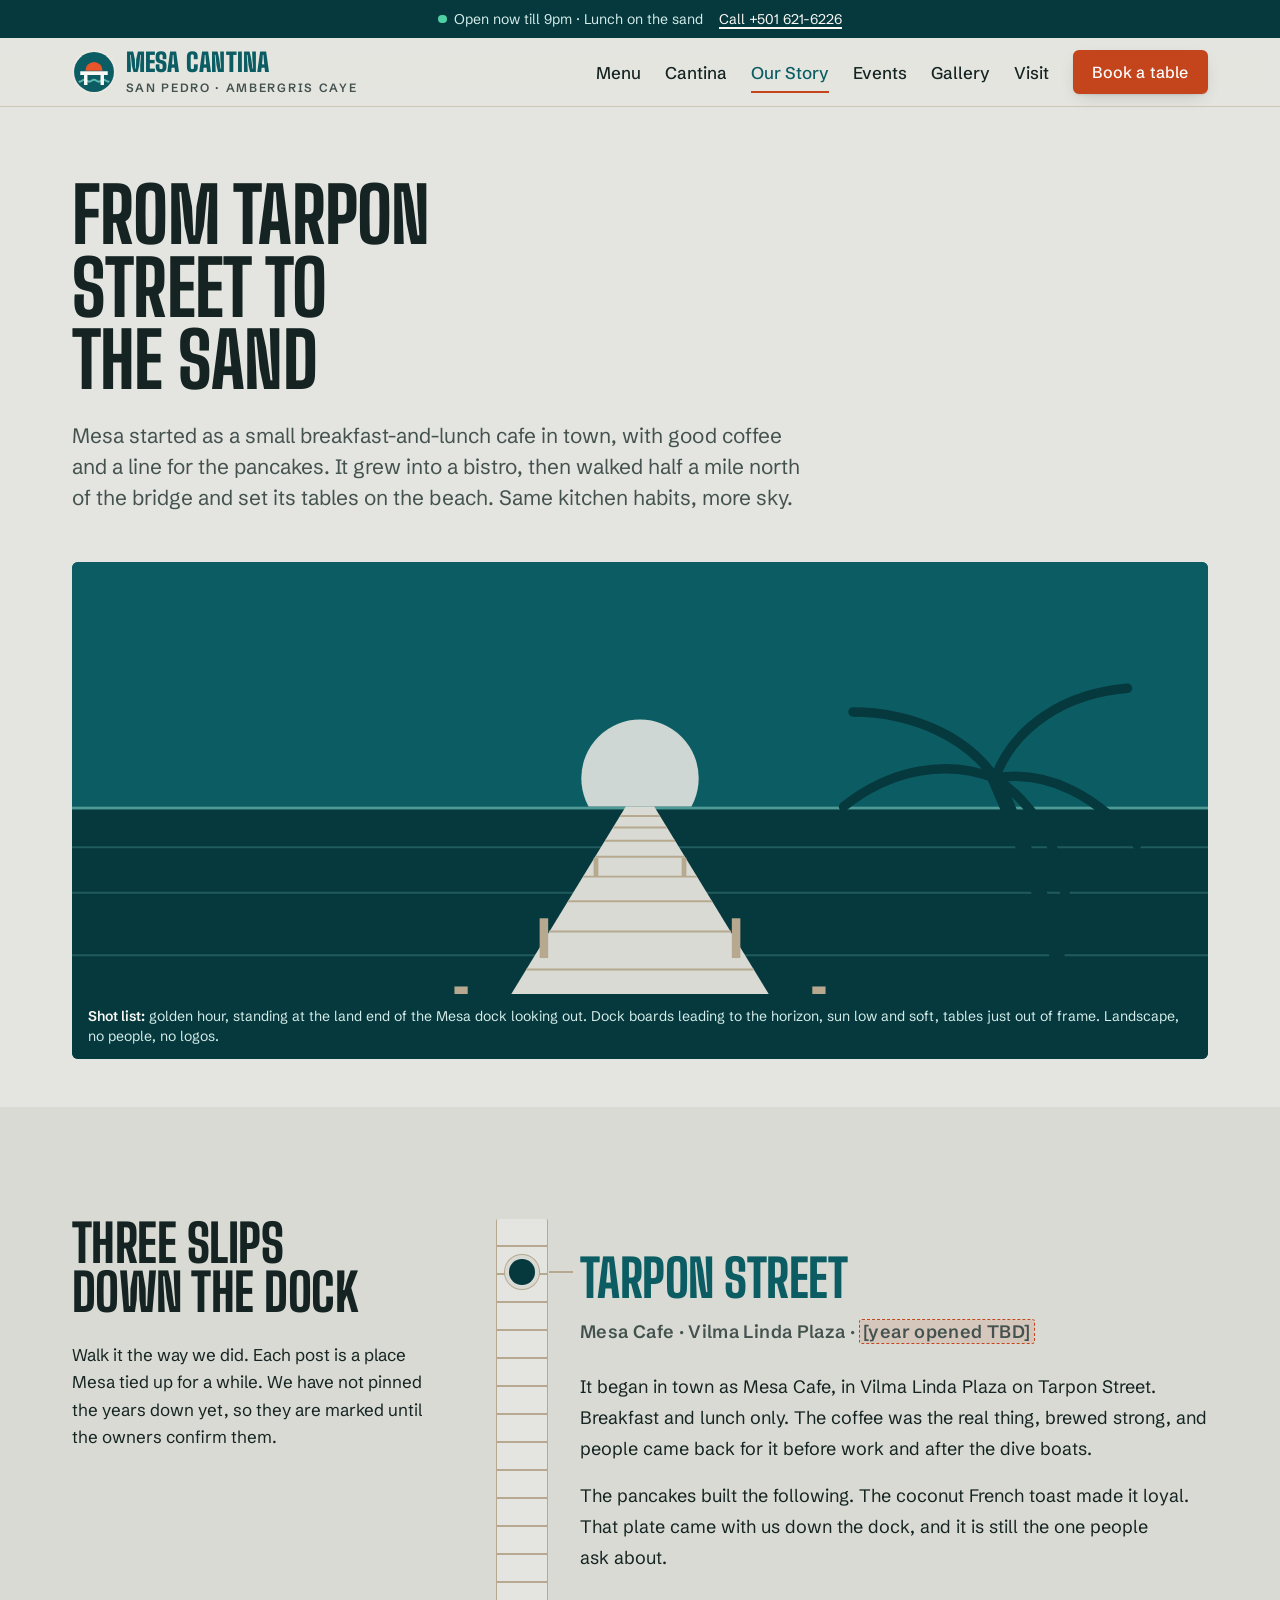
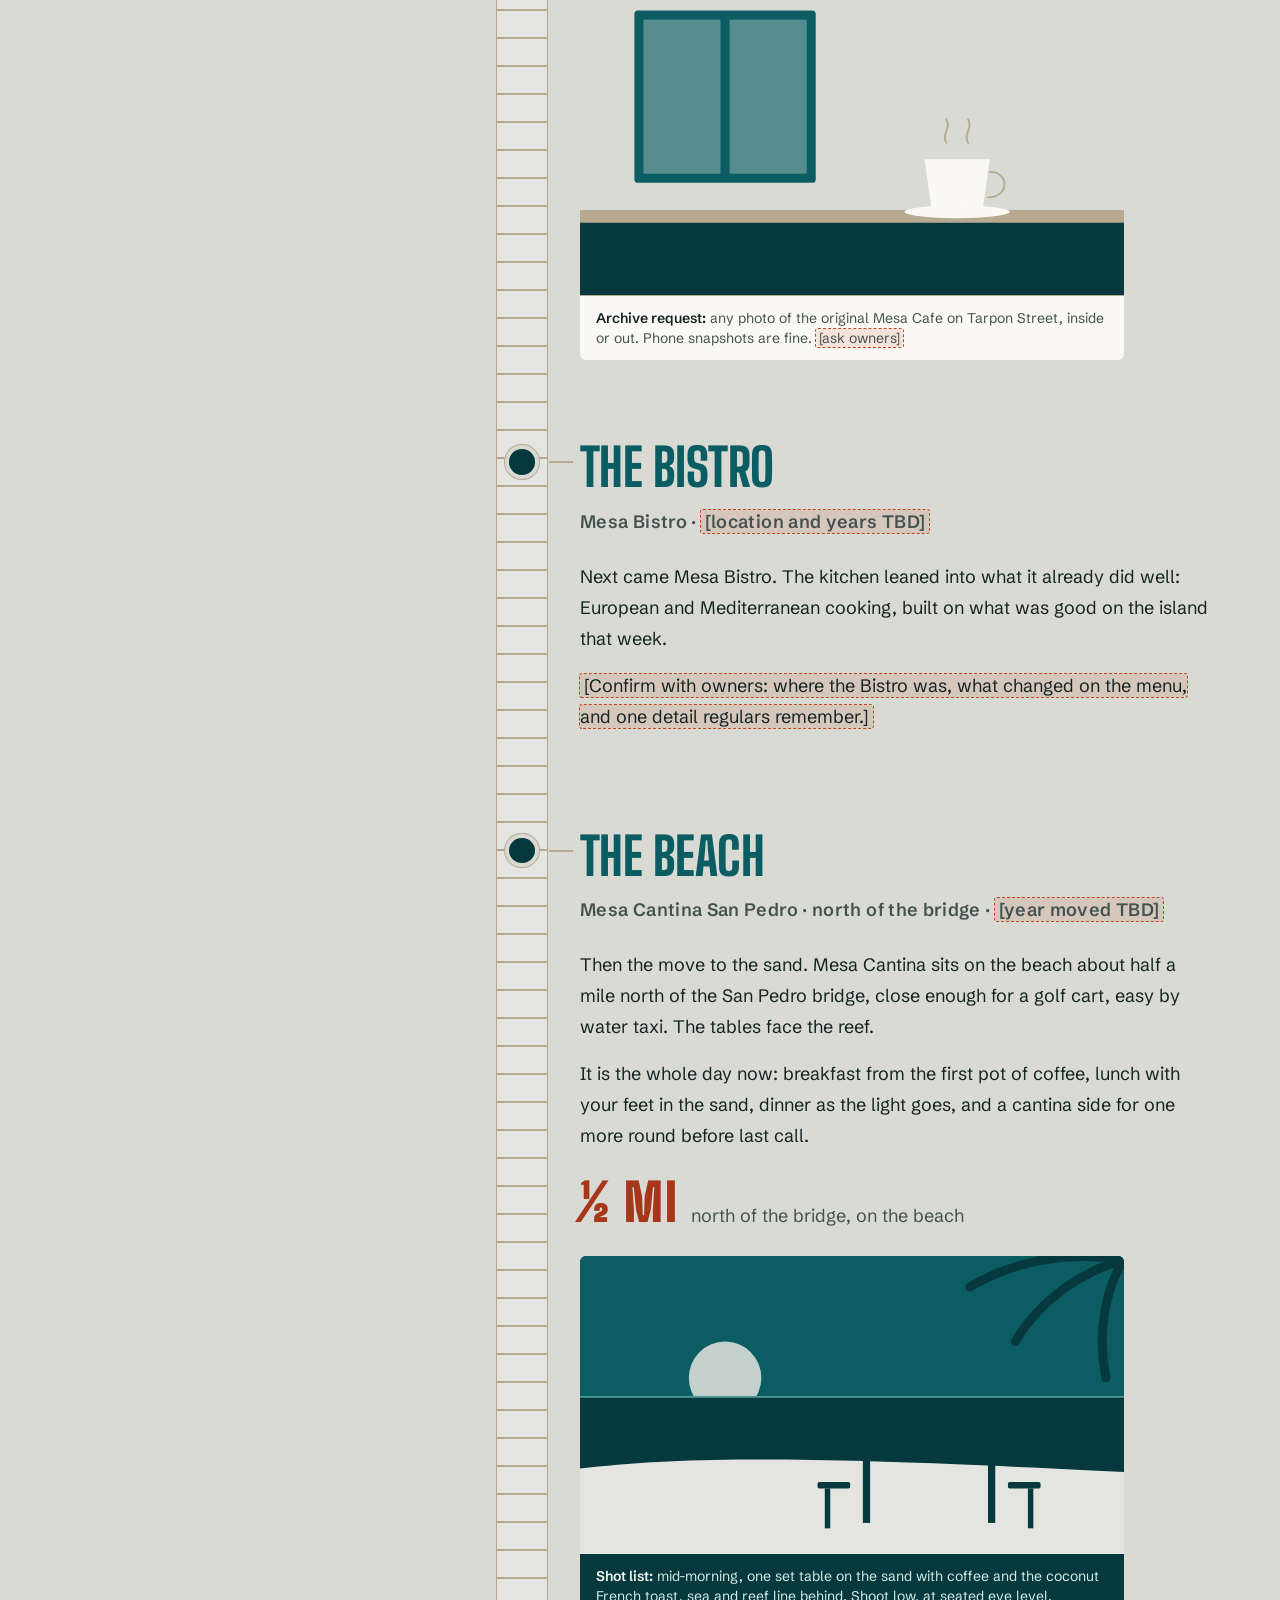
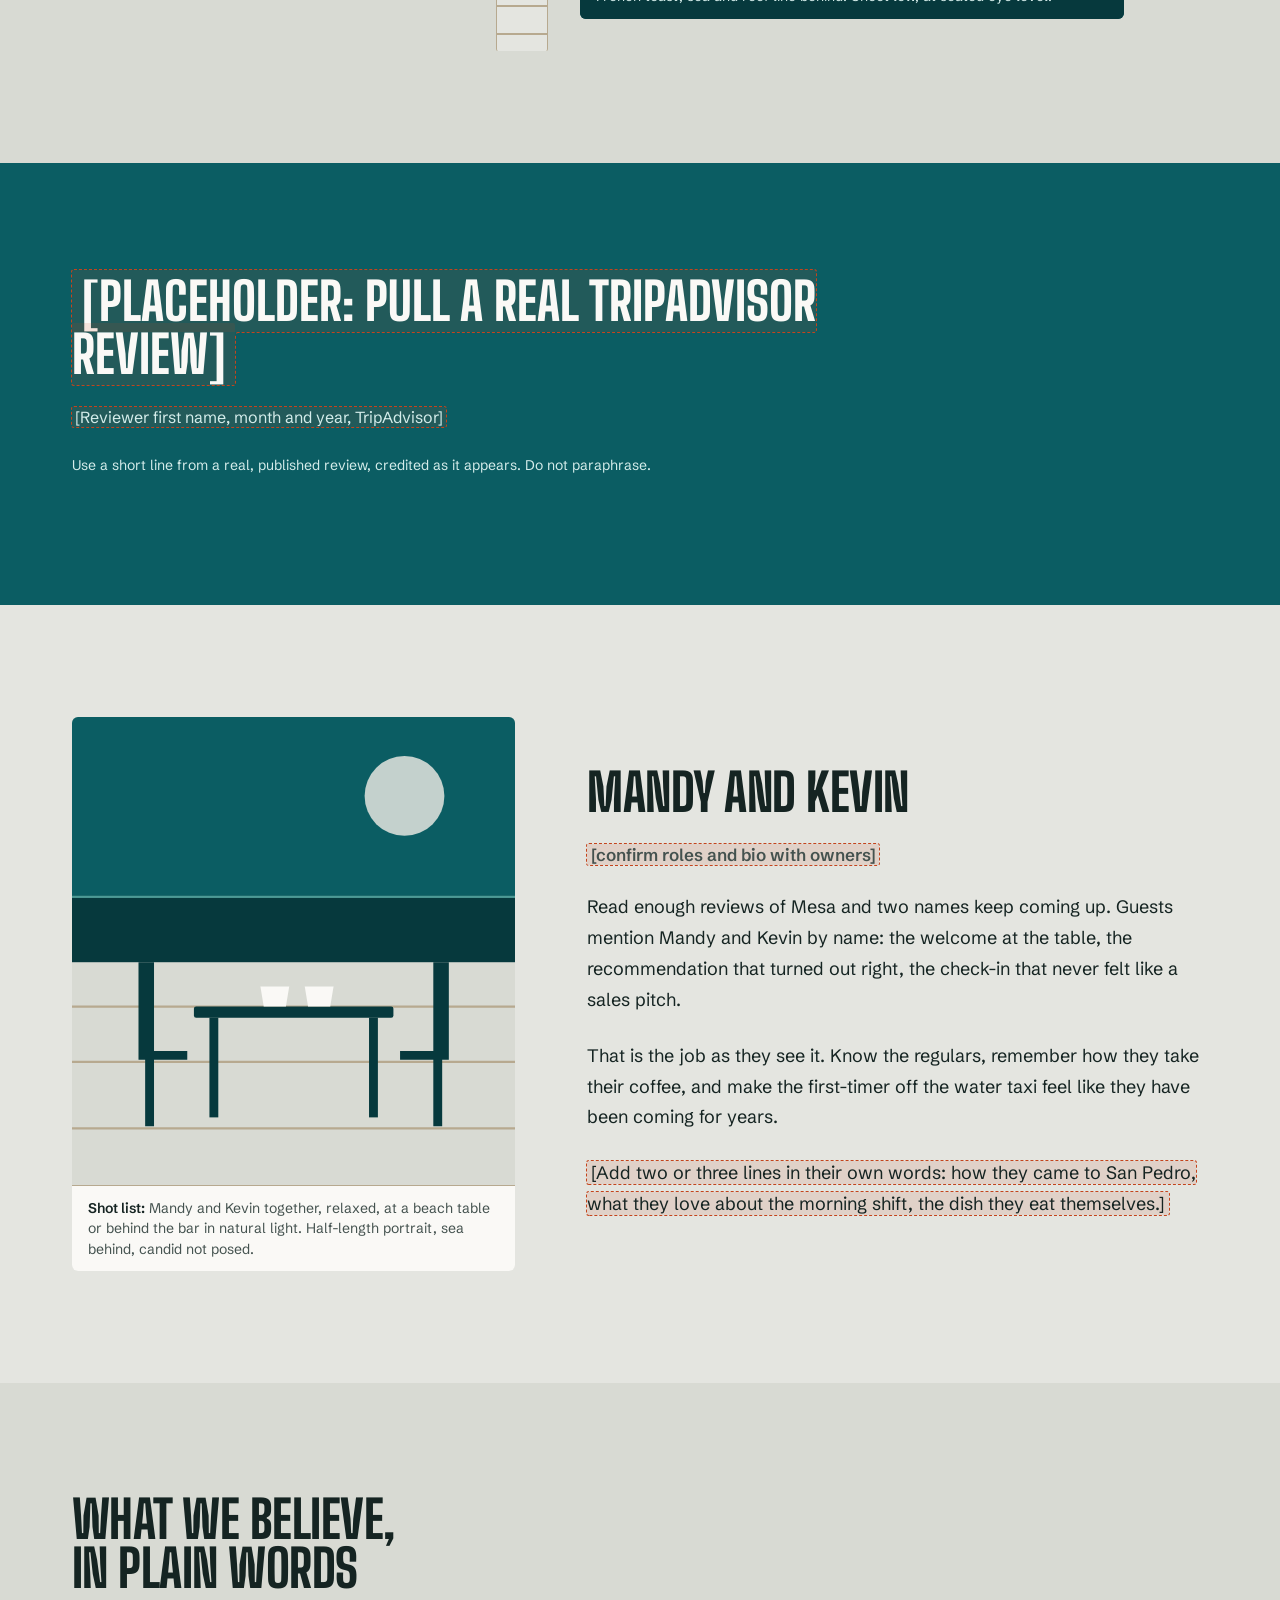
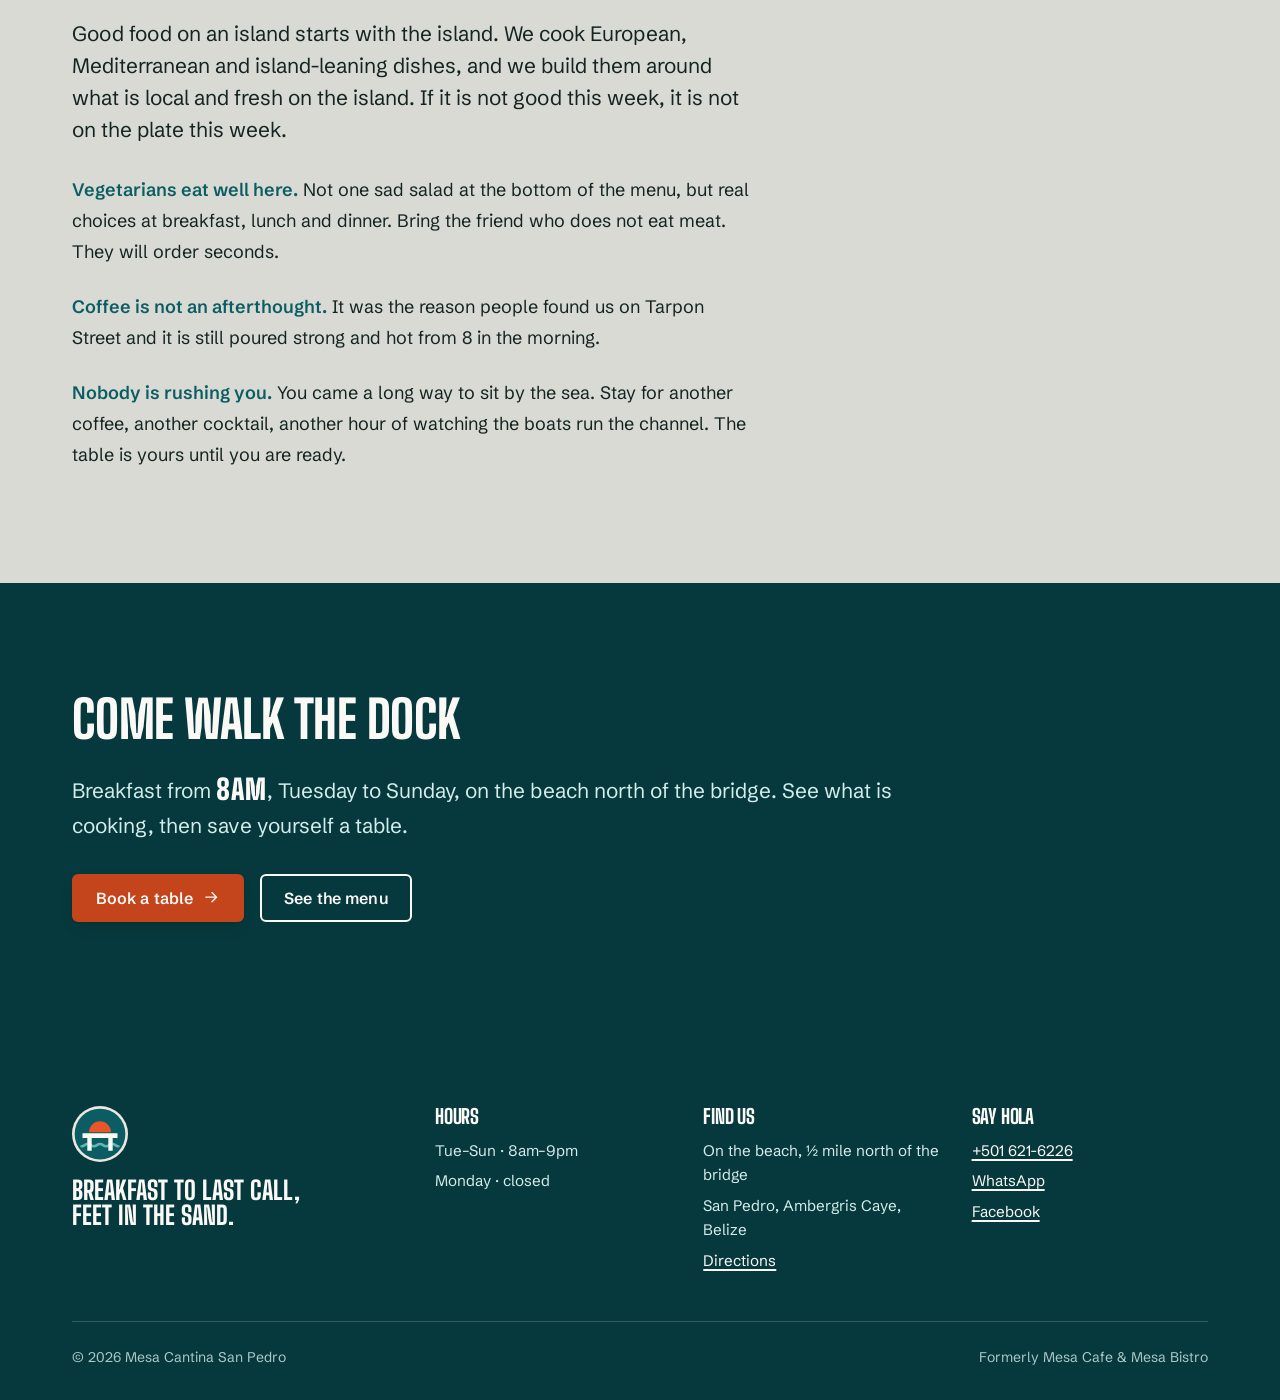
<file: mesa-cantina/story.html>
<!doctype html>
<html lang="en">
<head>
<meta charset="utf-8">
<meta name="viewport" content="width=device-width,initial-scale=1">
<title>Our Story: From Mesa Cafe to the Beach | Mesa Cantina</title>
<meta name="description" content="Mesa Cafe on Tarpon St became Mesa Bistro, then moved to the sand north of the San Pedro bridge. Same coconut French toast, a better view.">
<link rel="canonical" href="https://www.mesacantinasanpedro.com/story.html">
<meta property="og:type" content="website">
<meta property="og:site_name" content="Mesa Cantina San Pedro">
<meta property="og:locale" content="en_US">
<meta property="og:title" content="Our Story: From Mesa Cafe to the Beach | Mesa Cantina">
<meta property="og:description" content="Mesa Cafe on Tarpon St became Mesa Bistro, then moved to the sand north of the San Pedro bridge. Same coconut French toast, a better view.">
<meta property="og:url" content="https://www.mesacantinasanpedro.com/story.html">
<meta property="og:image" content="https://www.mesacantinasanpedro.com/assets/og-image.svg">
<meta property="og:image:type" content="image/svg+xml">
<meta property="og:image:width" content="1200">
<meta property="og:image:height" content="630">
<meta property="og:image:alt" content="Mesa Cantina San Pedro: a table on the sand at the end of a sun-bleached dock, Ambergris Caye, Belize">
<meta name="twitter:card" content="summary_large_image">
<meta name="twitter:title" content="Our Story: From Mesa Cafe to the Beach | Mesa Cantina">
<meta name="twitter:description" content="Mesa Cafe on Tarpon St became Mesa Bistro, then moved to the sand north of the San Pedro bridge. Same coconut French toast, a better view.">
<meta name="twitter:image" content="https://www.mesacantinasanpedro.com/assets/og-image.svg">
<meta name="twitter:image:alt" content="Mesa Cantina San Pedro: a table on the sand at the end of a sun-bleached dock, Ambergris Caye, Belize">
<link rel="manifest" href="site.webmanifest">
<meta name="theme-color" content="#0B5D63">
<link rel="icon" href="assets/favicon.svg" type="image/svg+xml">
<link rel="preconnect" href="https://fonts.googleapis.com"><link rel="preconnect" href="https://fonts.gstatic.com" crossorigin>
<link rel="stylesheet" href="css/mesa.css">
<style>
  /* ---- Our Story: page styles (tokens only) ---- */
  .story-hero{padding-block:var(--s-8) var(--s-7)}
  .story-hero h1{max-width:14ch;margin-bottom:var(--s-5)}
  .story-hero .lead{max-width:56ch;margin-bottom:var(--s-7)}

  /* photo slots: authored SVG scenes until real photography exists */
  .photo-slot{margin:0;background:var(--reef);border-radius:var(--radius);overflow:hidden;display:flex;flex-direction:column}
  .photo-slot svg{flex:1;width:100%;height:100%;min-height:0;object-fit:cover}
  .photo-slot figcaption{padding:var(--s-3) var(--s-4);font-size:var(--t-small);line-height:1.45;color:var(--reef-ink);background:var(--reef-deep)}
  .photo-slot figcaption b{color:var(--salt);font-weight:600}
  .photo-slot--plank{background:var(--plank-2)}
  .photo-slot--plank figcaption{background:var(--salt);color:var(--ink-2);border-top:1px solid var(--rope)}
  .photo-slot--plank figcaption b{color:var(--ink)}
  .hero-slot{aspect-ratio:16/7}
  @media (max-width:640px){.hero-slot{aspect-ratio:4/5}}

  /* scene fills */
  .sc-sky{fill:var(--reef)} .sc-sea{fill:var(--reef-deep)} .sc-sun{fill:var(--plank)}
  .sc-shallow{fill:var(--lagoon)} .sc-plank{fill:var(--plank-2)} .sc-seam{stroke:var(--rope);stroke-width:2}
  .sc-post{fill:var(--rope)} .sc-dark{fill:var(--reef-deep)} .sc-palm{fill:none;stroke:var(--reef-deep);stroke-linecap:round}
  .sc-sand{fill:var(--plank)} .sc-salt{fill:var(--salt)} .sc-ink{fill:var(--ink)} .sc-rope{fill:var(--rope)}
  .sc-line{fill:none;stroke:var(--rope);stroke-width:2;stroke-linecap:round}

  /* prose rhythm */
  .prose{max-width:var(--measure)}
  .prose p{font-size:1.125rem;line-height:1.72;margin-bottom:1.35em;max-width:none}
  .prose p:last-child{margin-bottom:0}

  /* ---- the dock timeline ---- */
  .dock-grid{display:grid;gap:var(--s-7)}
  .dock-intro h2{margin-bottom:var(--s-5)}
  @media (min-width:960px){
    .dock-grid{grid-template-columns:minmax(0,22rem) minmax(0,1fr);gap:var(--s-8);align-items:start}
    .dock-intro{position:sticky;top:7rem}
  }
  .dock{--walk:3.25rem;list-style:none;margin:0;padding:0;position:relative}
  /* the walkway: horizontal boards stacked down a vertical dock */
  .dock::before{content:"";position:absolute;left:0;top:0;bottom:0;width:var(--walk);
    background:repeating-linear-gradient(180deg,var(--plank) 0 26px,var(--rope) 26px 28px);
    border-inline:1px solid var(--rope);border-radius:2px}
  .slip{position:relative;padding-left:calc(var(--walk) + var(--s-6));padding-block:var(--s-6) var(--s-7)}
  .slip:last-child{padding-bottom:var(--s-6)}
  /* mooring post on the walkway */
  .slip::before{content:"";position:absolute;left:calc(var(--walk) / 2 - .8rem);top:calc(var(--s-6) + .55rem);
    width:1.6rem;height:1.6rem;border-radius:50%;background:var(--reef-deep);
    box-shadow:0 0 0 4px var(--plank-2),0 0 0 5px var(--rope)}
  /* the finger pier out to the slip */
  .slip::after{content:"";position:absolute;left:calc(var(--walk) + 1px);top:calc(var(--s-6) + 1.3rem);
    width:calc(var(--s-6) - var(--s-2));height:2px;background:var(--rope)}
  .slip h3{font-size:var(--t-h2);color:var(--reef);margin-bottom:var(--s-3)}
  .slip-meta{font-size:var(--t-small);font-weight:600;letter-spacing:.02em;color:var(--ink-2);margin-bottom:var(--s-5)}
  .slip p{font-size:1.125rem;line-height:1.72;max-width:62ch}
  .slip .photo-slot{margin-top:var(--s-5);max-width:34rem;aspect-ratio:3/2}
  .slip-fact{display:flex;align-items:baseline;gap:var(--s-3);flex-wrap:wrap;margin:var(--s-5) 0 0;color:var(--ink-2);font-size:var(--t-small)}
  .slip-fact .stencil{font-size:clamp(2.4rem,1.8rem + 2vw,3.25rem);line-height:1}
  @media (max-width:480px){
    .dock{--walk:2.25rem}
    .slip{padding-left:calc(var(--walk) + var(--s-5))}
    .slip::after{width:calc(var(--s-5) - var(--s-2))}
  }

  /* ---- pull quote ---- */
  .pull{margin:0;max-width:52rem}
  .pull p{font:800 clamp(1.9rem,1.2rem + 3vw,3.25rem)/1.02 var(--font-display);text-transform:uppercase;color:var(--salt);max-width:none;margin-bottom:var(--s-5)}
  .pull p .tbd{color:var(--salt)}
  .pull footer{font-size:1rem;color:var(--reef-ink)}
  .quote-note{margin-top:var(--s-5);font-size:var(--t-small);color:var(--reef-ink)}

  /* ---- people ---- */
  .people{display:grid;gap:var(--s-7);align-items:center}
  .people .photo-slot{aspect-ratio:4/5;max-width:28rem}
  .people h2{margin-bottom:var(--s-5)}
  .people .role{font-weight:600;color:var(--ink-2);margin-bottom:var(--s-5)}
  @media (min-width:860px){.people{grid-template-columns:minmax(0,5fr) minmax(0,7fr);gap:var(--s-8)}}

  /* ---- beliefs: prose, not cards ---- */
  .beliefs h2{margin-bottom:var(--s-6);max-width:18ch}
  .beliefs .prose p:first-of-type{font-size:var(--t-lead);line-height:1.55;color:var(--ink)}
  .beliefs strong{font-weight:600;color:var(--reef)}

  /* ---- closing cta ---- */
  .close h2{color:var(--salt);max-width:16ch;margin-bottom:var(--s-5)}
  .close .lead{margin-bottom:var(--s-6)}
  .cta-row{display:flex;flex-wrap:wrap;gap:var(--s-4)}
  .close .stencil{font-size:1.35em;vertical-align:-.08em}
  @media (max-width:420px){.cta-row .btn{width:100%;justify-content:center}}
</style>
<script src="js/mesa.js" defer></script>
</head>
<body>
<a class="skip" href="#main">Skip to content</a>
<div class="tide" data-tide role="status"><div class="wrap"><span><span class="dot" aria-hidden="true"></span><span data-tide-text>Tue–Sun · 8am–9pm · on the beach north of the bridge</span></span><a href="tel:+5016216226">Call +501 621-6226</a></div></div>
<header class="site-head">
  <div class="wrap">
    <a class="brand" href="index.html" aria-label="Mesa Cantina San Pedro, home">
      <img src="assets/logo-mark.svg" alt="" width="44" height="44">
      <span><b>Mesa Cantina</b><small>San Pedro · Ambergris Caye</small></span>
    </a>
    <button class="nav-toggle" aria-expanded="false" aria-controls="site-nav" aria-label="Menu">
      <svg width="28" height="28" viewBox="0 0 28 28" fill="none" stroke="currentColor" stroke-width="2.2" stroke-linecap="round"><path d="M4 8h20M4 14h20M4 20h13"/></svg>
    </button>
    <nav class="nav" id="site-nav" aria-label="Main">
      <ul>
        <li><a href="menu.html">Menu</a></li>
        <li><a href="drinks.html">Cantina</a></li>
        <li><a href="story.html">Our Story</a></li>
        <li><a href="events.html">Events</a></li>
        <li><a href="gallery.html">Gallery</a></li>
        <li><a href="visit.html">Visit</a></li>
        <li><a class="btn" href="reserve.html">Book a table</a></li>
      </ul>
    </nav>
  </div>
</header>

<main id="main">

  <!-- Opening -->
  <section class="story-hero" aria-labelledby="story-title">
    <div class="wrap">
      <h1 id="story-title">From Tarpon Street to the sand</h1>
      <p class="lead">Mesa started as a small breakfast-and-lunch cafe in town, with good coffee and a line for the pancakes. It grew into a bistro, then walked half a mile north of the bridge and set its tables on the beach. Same kitchen habits, more sky.</p>
      <figure class="photo-slot hero-slot">
        <svg viewBox="0 0 1200 600" preserveAspectRatio="xMidYMid slice" role="img" aria-label="Placeholder scene: a wooden dock running out to a calm sea under a low sun">
          <rect class="sc-sky" width="1200" height="600"/>
          <circle class="sc-sun" cx="600" cy="300" r="62" opacity=".9"/>
          <rect class="sc-sea" y="330" width="1200" height="270"/>
          <rect class="sc-shallow" y="330" width="1200" height="3" opacity=".7"/>
          <path class="sc-shallow" d="M0 372h1200v2H0zM0 420h1200v2H0zM0 486h1200v2H0z" opacity=".25"/>
          <polygon class="sc-plank" points="420,600 780,600 615,330 585,330"/>
          <g class="sc-seam">
            <line x1="579" y1="340" x2="621" y2="340"/><line x1="572" y1="352" x2="628" y2="352"/>
            <line x1="563" y1="366" x2="637" y2="366"/><line x1="553" y1="383" x2="647" y2="383"/>
            <line x1="540" y1="404" x2="660" y2="404"/><line x1="524" y1="430" x2="676" y2="430"/>
            <line x1="504" y1="462" x2="696" y2="462"/><line x1="480" y1="502" x2="720" y2="502"/>
            <line x1="451" y1="550" x2="749" y2="550"/>
          </g>
          <g class="sc-post">
            <rect x="404" y="520" width="14" height="80"/><rect x="782" y="520" width="14" height="80"/>
            <rect x="494" y="448" width="9" height="42"/><rect x="697" y="448" width="9" height="42"/>
            <rect x="551" y="384" width="5" height="20"/><rect x="644" y="384" width="5" height="20"/>
          </g>
          <path class="sc-palm" stroke-width="16" d="M1060 600C1050 500 1020 400 975 300"/>
          <path class="sc-palm" stroke-width="10" d="M975 300c-50-20-110-10-160 30M975 300c-30-45-90-70-150-70M975 300c20-55 75-90 140-95M975 300c55-10 110 20 150 70M975 300c40 25 70 75 75 130"/>
        </svg>
        <figcaption><b>Shot list:</b> golden hour, standing at the land end of the Mesa dock looking out. Dock boards leading to the horizon, sun low and soft, tables just out of frame. Landscape, no people, no logos.</figcaption>
      </figure>
    </div>
  </section>

  <!-- Timeline along the dock -->
  <section class="section section--alt" aria-labelledby="dock-title">
    <div class="wrap dock-grid">
      <div class="dock-intro">
        <h2 id="dock-title">Three slips down the dock</h2>
        <p>Walk it the way we did. Each post is a place Mesa tied up for a while. We have not pinned the years down yet, so they are marked until the owners confirm them.</p>
      </div>

      <ol class="dock">
        <li class="slip" data-reveal>
          <h3>Tarpon Street</h3>
          <p class="slip-meta">Mesa Cafe · Vilma Linda Plaza · <span class="tbd">[year opened TBD]</span></p>
          <p>It began in town as Mesa Cafe, in Vilma Linda Plaza on Tarpon Street. Breakfast and lunch only. The coffee was the real thing, brewed strong, and people came back for it before work and after the dive boats.</p>
          <p>The pancakes built the following. The coconut French toast made it loyal. That plate came with us down the dock, and it is still the one people ask about.</p>
          <figure class="photo-slot photo-slot--plank">
            <svg viewBox="0 0 600 400" preserveAspectRatio="xMidYMid slice" role="img" aria-label="Placeholder scene: a small cafe counter with a coffee cup">
              <rect class="sc-plank" width="600" height="400"/>
              <rect class="sc-sky" x="60" y="50" width="200" height="190" rx="4"/>
              <rect class="sc-sun" x="70" y="60" width="85" height="170" opacity=".35"/>
              <rect class="sc-sun" x="165" y="60" width="85" height="170" opacity=".35"/>
              <rect class="sc-rope" y="270" width="600" height="14"/>
              <rect class="sc-dark" y="284" width="600" height="116"/>
              <path class="sc-salt" d="M380 214h72l-8 56h-56z"/>
              <path class="sc-line" d="M452 228c22 0 22 28-2 28"/>
              <path class="sc-line" d="M404 196c-6-10 6-16 0-26M428 196c-6-10 6-16 0-26"/>
              <ellipse class="sc-salt" cx="416" cy="272" rx="58" ry="7"/>
            </svg>
            <figcaption><b>Archive request:</b> any photo of the original Mesa Cafe on Tarpon Street, inside or out. Phone snapshots are fine. <span class="tbd">[ask owners]</span></figcaption>
          </figure>
        </li>

        <li class="slip" data-reveal>
          <h3>The Bistro</h3>
          <p class="slip-meta">Mesa Bistro · <span class="tbd">[location and years TBD]</span></p>
          <p>Next came Mesa Bistro. The kitchen leaned into what it already did well: European and Mediterranean cooking, built on what was good on the island that week.</p>
          <p><span class="tbd">[Confirm with owners: where the Bistro was, what changed on the menu, and one detail regulars remember.]</span></p>
        </li>

        <li class="slip" data-reveal>
          <h3>The Beach</h3>
          <p class="slip-meta">Mesa Cantina San Pedro · north of the bridge · <span class="tbd">[year moved TBD]</span></p>
          <p>Then the move to the sand. Mesa Cantina sits on the beach about half a mile north of the San Pedro bridge, close enough for a golf cart, easy by water taxi. The tables face the reef.</p>
          <p>It is the whole day now: breakfast from the first pot of coffee, lunch with your feet in the sand, dinner as the light goes, and a cantina side for one more round before last call.</p>
          <p class="slip-fact"><span class="stencil num" aria-hidden="true">½ MI</span><span>north of the bridge, on the beach</span><span class="sr-only">Half a mile north of the bridge, on the beach.</span></p>
          <figure class="photo-slot">
            <svg viewBox="0 0 600 400" preserveAspectRatio="xMidYMid slice" role="img" aria-label="Placeholder scene: a table on the sand facing the sea, with a palm overhead">
              <rect class="sc-sky" width="600" height="400"/>
              <circle class="sc-sun" cx="160" cy="170" r="40" opacity=".85"/>
              <rect class="sc-sea" y="190" width="600" height="90"/>
              <rect class="sc-shallow" y="190" width="600" height="2" opacity=".7"/>
              <path class="sc-sand" d="M0 270c120-14 260-14 600 4v126H0z"/>
              <rect class="sc-dark" x="300" y="250" width="170" height="10" rx="2"/>
              <rect class="sc-dark" x="312" y="260" width="8" height="70"/><rect class="sc-dark" x="450" y="260" width="8" height="70"/>
              <rect class="sc-dark" x="262" y="285" width="36" height="7" rx="2"/><rect class="sc-dark" x="270" y="292" width="6" height="44"/>
              <rect class="sc-dark" x="472" y="285" width="36" height="7" rx="2"/><rect class="sc-dark" x="494" y="292" width="6" height="44"/>
              <path class="sc-palm" stroke-width="10" d="M600 40c-40 10-90 40-120 90M600 40c-60-10-120 0-170 30M600 40c-20 30-30 80-20 130"/>
            </svg>
            <figcaption><b>Shot list:</b> mid-morning, one set table on the sand with coffee and the coconut French toast, sea and reef line behind. Shoot low, at seated eye level.</figcaption>
          </figure>
        </li>
      </ol>
    </div>
  </section>

  <!-- Pull quote (placeholder) -->
  <section class="section section--reef" aria-label="What guests say">
    <div class="wrap">
      <blockquote class="pull">
        <p><span class="tbd">[Placeholder: pull a real TripAdvisor review]</span></p>
        <footer><span class="tbd">[Reviewer first name, month and year, TripAdvisor]</span></footer>
      </blockquote>
      <p class="quote-note">Use a short line from a real, published review, credited as it appears. Do not paraphrase.</p>
    </div>
  </section>

  <!-- People -->
  <section class="section" aria-labelledby="people-title">
    <div class="wrap people">
      <figure class="photo-slot photo-slot--plank">
        <svg viewBox="0 0 400 500" preserveAspectRatio="xMidYMid slice" role="img" aria-label="Placeholder scene: two chairs at a table on a dock, sea behind">
          <rect class="sc-plank" width="400" height="500"/>
          <rect class="sc-sky" width="400" height="230"/>
          <rect class="sc-sea" y="200" width="400" height="60"/>
          <rect class="sc-shallow" y="200" width="400" height="2" opacity=".7"/>
          <g class="sc-seam"><line x1="0" y1="300" x2="400" y2="300"/><line x1="0" y1="350" x2="400" y2="350"/><line x1="0" y1="410" x2="400" y2="410"/><line x1="0" y1="480" x2="400" y2="480"/></g>
          <rect class="sc-dark" x="110" y="300" width="180" height="10" rx="2"/>
          <rect class="sc-dark" x="124" y="310" width="8" height="90"/><rect class="sc-dark" x="268" y="310" width="8" height="90"/>
          <path class="sc-dark" d="M60 260h14v80h30v8H74v60h-8v-60h-6zM340 260h-14v80h-30v8h30v60h8v-60h6z"/>
          <path class="sc-salt" d="M170 282h26l-3 18h-20zM210 282h26l-3 18h-20z"/>
          <circle class="sc-sun" cx="300" cy="110" r="36" opacity=".85"/>
        </svg>
        <figcaption><b>Shot list:</b> Mandy and Kevin together, relaxed, at a beach table or behind the bar in natural light. Half-length portrait, sea behind, candid not posed.</figcaption>
      </figure>

      <div>
        <h2 id="people-title">Mandy and Kevin</h2>
        <p class="role"><span class="tbd">[confirm roles and bio with owners]</span></p>
        <div class="prose">
          <p>Read enough reviews of Mesa and two names keep coming up. Guests mention Mandy and Kevin by name: the welcome at the table, the recommendation that turned out right, the check-in that never felt like a sales pitch.</p>
          <p>That is the job as they see it. Know the regulars, remember how they take their coffee, and make the first-timer off the water taxi feel like they have been coming for years.</p>
          <p><span class="tbd">[Add two or three lines in their own words: how they came to San Pedro, what they love about the morning shift, the dish they eat themselves.]</span></p>
        </div>
      </div>
    </div>
  </section>

  <!-- What we believe -->
  <section class="section section--alt beliefs" aria-labelledby="believe-title">
    <div class="wrap">
      <h2 id="believe-title">What we believe, in plain words</h2>
      <div class="prose">
        <p>Good food on an island starts with the island. We cook European, Mediterranean and island-leaning dishes, and we build them around what is local and fresh on the island. If it is not good this week, it is not on the plate this week.</p>
        <p><strong>Vegetarians eat well here.</strong> Not one sad salad at the bottom of the menu, but real choices at breakfast, lunch and dinner. Bring the friend who does not eat meat. They will order seconds.</p>
        <p><strong>Coffee is not an afterthought.</strong> It was the reason people found us on Tarpon Street and it is still poured strong and hot from 8 in the morning.</p>
        <p><strong>Nobody is rushing you.</strong> You came a long way to sit by the sea. Stay for another coffee, another cocktail, another hour of watching the boats run the channel. The table is yours until you are ready.</p>
      </div>
    </div>
  </section>

  <!-- Close -->
  <section class="section section--night close" aria-labelledby="close-title">
    <div class="wrap">
      <h2 id="close-title">Come walk the dock</h2>
      <p class="lead">Breakfast from <span class="stencil num">8AM</span>, Tuesday to Sunday, on the beach north of the bridge. See what is cooking, then save yourself a table.</p>
      <div class="cta-row">
        <a class="btn" href="reserve.html">Book a table
          <svg viewBox="0 0 24 24" fill="none" stroke="currentColor" stroke-width="1.75" stroke-linecap="round" stroke-linejoin="round" aria-hidden="true"><path d="M5 12h14M13 6l6 6-6 6"/></svg>
        </a>
        <a class="btn btn--ghost" href="menu.html">See the menu</a>
      </div>
    </div>
  </section>

</main>

<footer class="site-foot">
  <div class="wrap">
    <div class="foot-grid">
      <div>
        <img src="assets/logo-mark.svg" alt="" width="56" height="56" style="margin-bottom:1rem">
        <p style="color:var(--salt);font:800 1.6rem/1 var(--font-display);text-transform:uppercase">Breakfast to last call,<br>feet in the sand.</p>
      </div>
      <div><h3>Hours</h3><ul class="num"><li>Tue–Sun · 8am–9pm</li><li>Monday · closed</li></ul></div>
      <div><h3>Find us</h3><ul><li>On the beach, ½ mile north of the bridge</li><li>San Pedro, Ambergris Caye, Belize</li><li><a href="visit.html">Directions</a></li></ul></div>
      <div><h3>Say hola</h3><ul><li><a href="tel:+5016216226">+501 621-6226</a></li><li><a href="https://wa.me/5016216226">WhatsApp</a></li><li><a href="https://www.facebook.com/mesasanpedro/" rel="noopener">Facebook</a></li></ul></div>
    </div>
    <div class="foot-base"><span>© <span data-year>2026</span> Mesa Cantina San Pedro</span><span>Formerly Mesa Cafe &amp; Mesa Bistro</span></div>
  </div>
</footer>
</body>
</html>
</file>
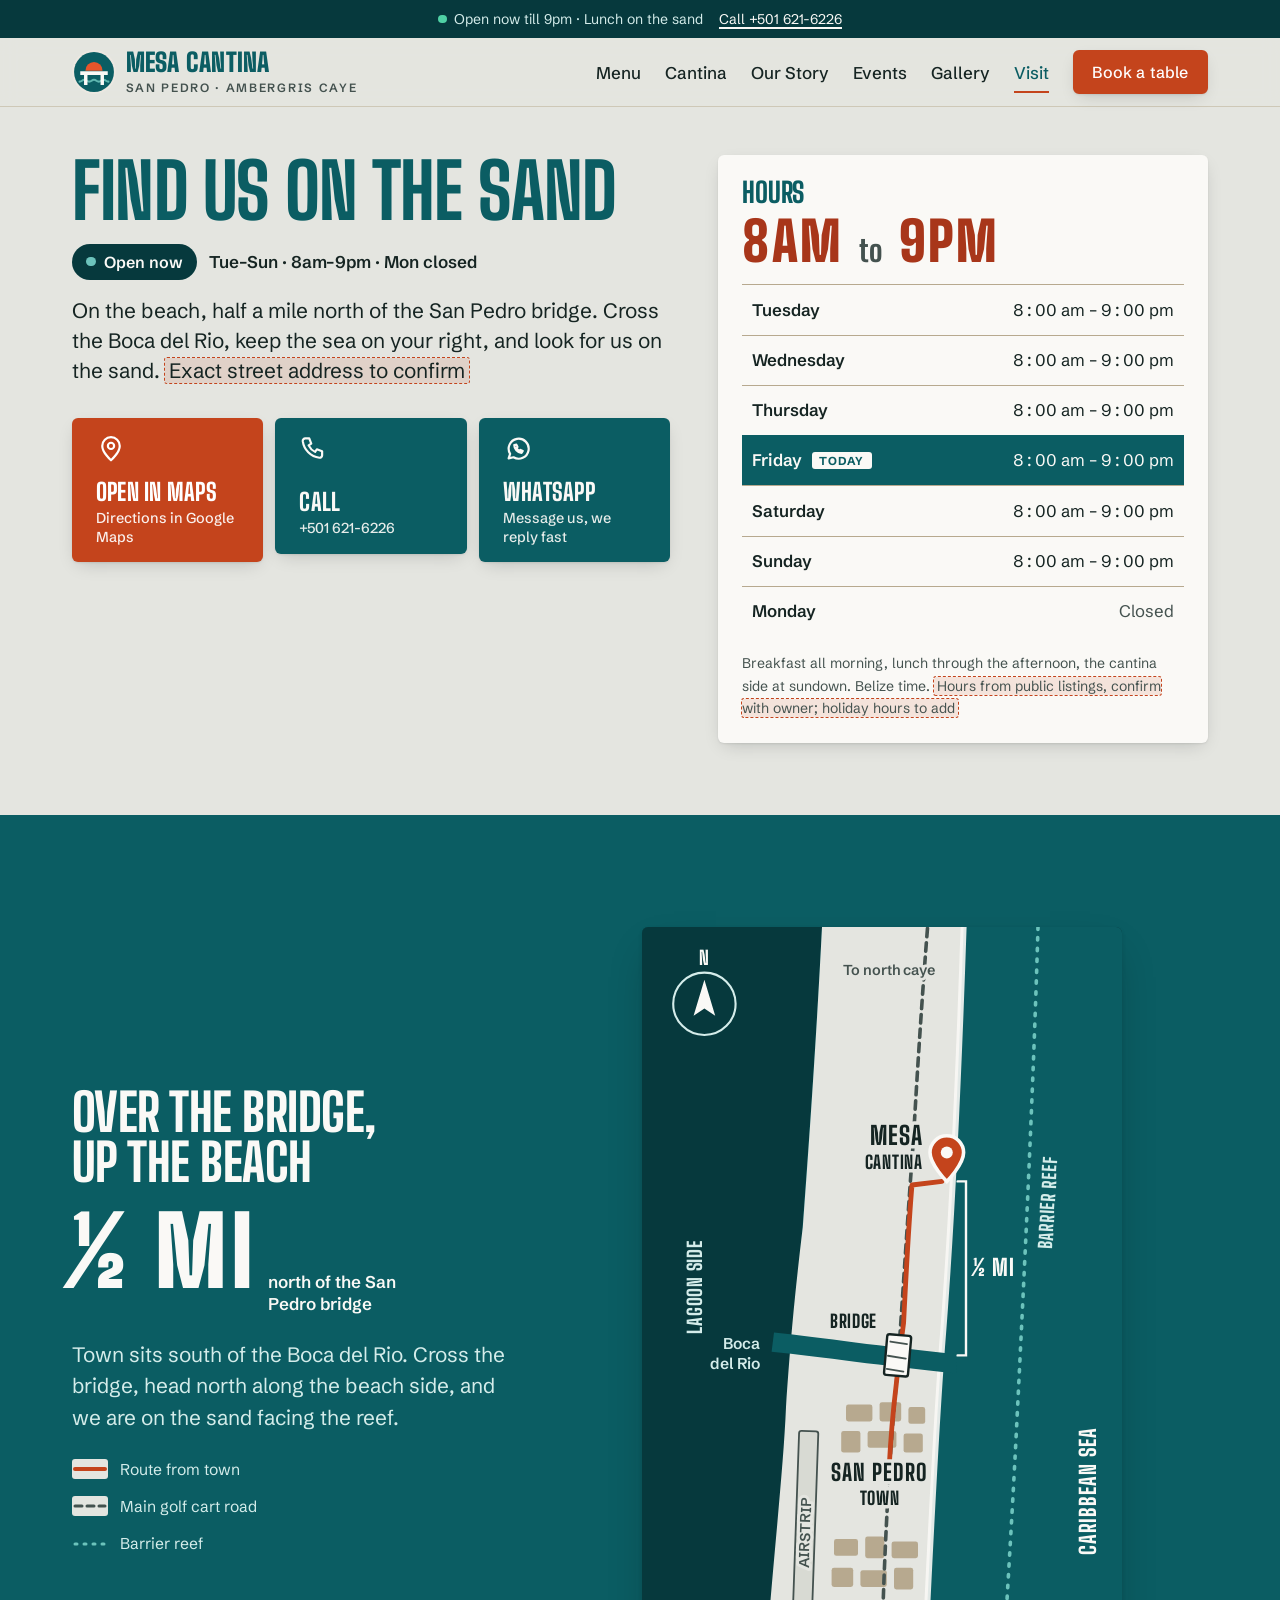
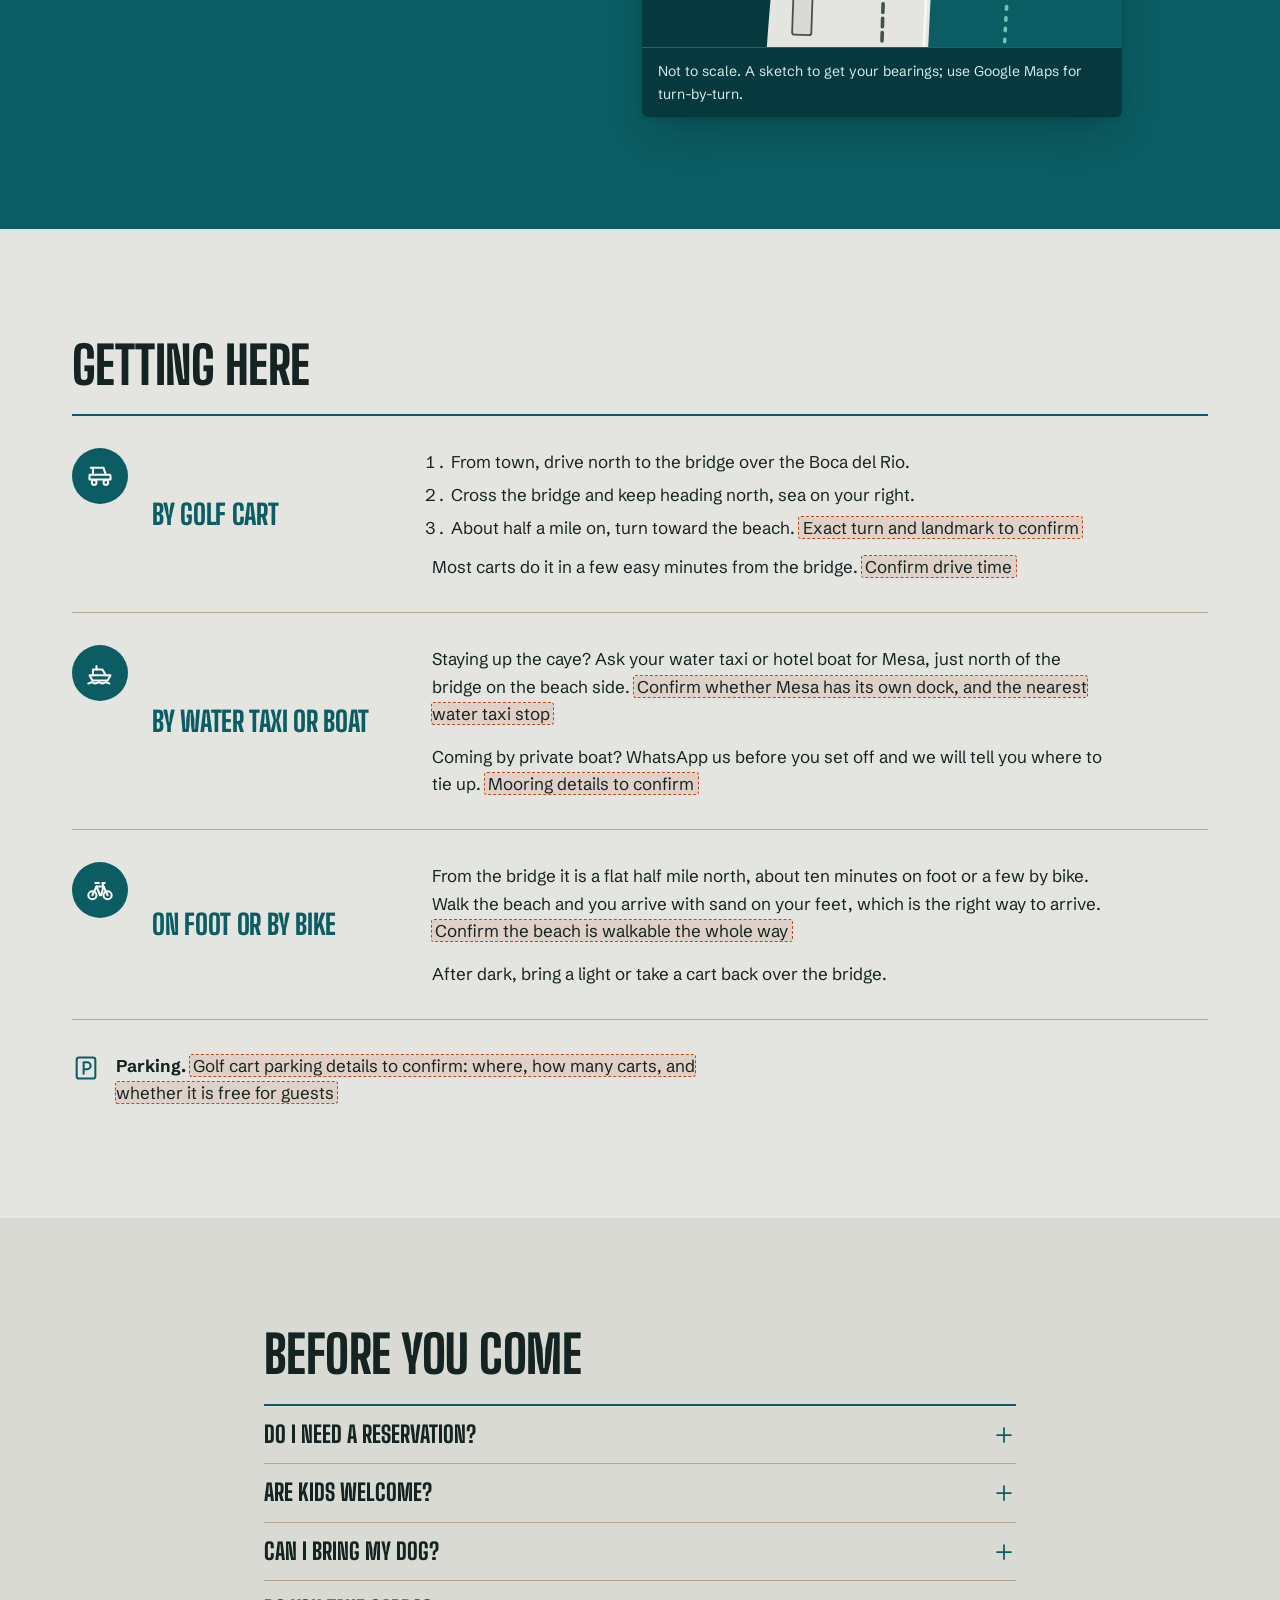
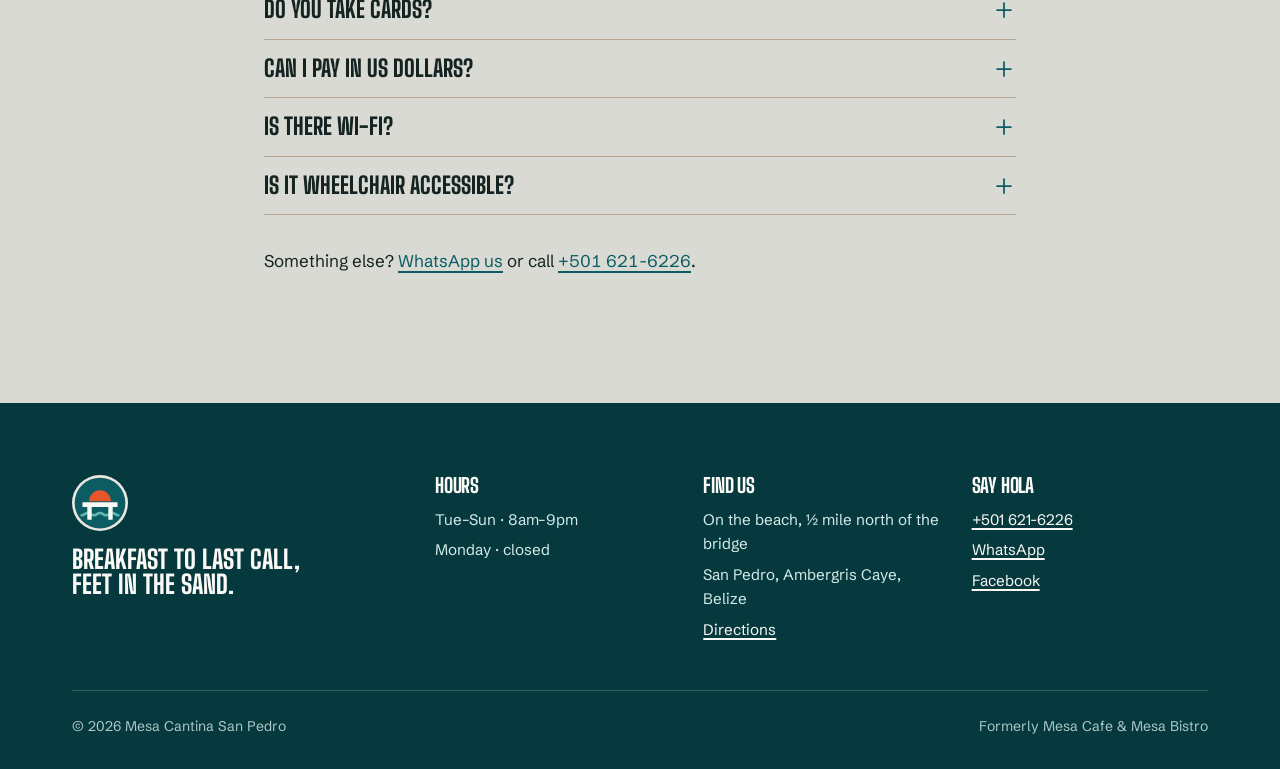
<file: mesa-cantina/visit.html>
<!doctype html>
<html lang="en">
<head>
<meta charset="utf-8">
<meta name="viewport" content="width=device-width,initial-scale=1">
<title>Hours & Directions, North of the Bridge | Mesa Cantina</title>
<meta name="description" content="Find Mesa Cantina on the beach ½ mile north of the San Pedro bridge. Come by golf cart, bike or water taxi. Open Tue–Sun 8am–9pm, closed Mondays.">
<link rel="canonical" href="https://www.mesacantinasanpedro.com/visit.html">
<meta property="og:type" content="website">
<meta property="og:site_name" content="Mesa Cantina San Pedro">
<meta property="og:locale" content="en_US">
<meta property="og:title" content="Hours & Directions, North of the Bridge | Mesa Cantina">
<meta property="og:description" content="Find Mesa Cantina on the beach ½ mile north of the San Pedro bridge. Come by golf cart, bike or water taxi. Open Tue–Sun 8am–9pm, closed Mondays.">
<meta property="og:url" content="https://www.mesacantinasanpedro.com/visit.html">
<meta property="og:image" content="https://www.mesacantinasanpedro.com/assets/og-image.svg">
<meta property="og:image:type" content="image/svg+xml">
<meta property="og:image:width" content="1200">
<meta property="og:image:height" content="630">
<meta property="og:image:alt" content="Mesa Cantina San Pedro: a table on the sand at the end of a sun-bleached dock, Ambergris Caye, Belize">
<meta name="twitter:card" content="summary_large_image">
<meta name="twitter:title" content="Hours & Directions, North of the Bridge | Mesa Cantina">
<meta name="twitter:description" content="Find Mesa Cantina on the beach ½ mile north of the San Pedro bridge. Come by golf cart, bike or water taxi. Open Tue–Sun 8am–9pm, closed Mondays.">
<meta name="twitter:image" content="https://www.mesacantinasanpedro.com/assets/og-image.svg">
<meta name="twitter:image:alt" content="Mesa Cantina San Pedro: a table on the sand at the end of a sun-bleached dock, Ambergris Caye, Belize">
<link rel="manifest" href="site.webmanifest">
<meta name="theme-color" content="#0B5D63">
<link rel="icon" href="assets/favicon.svg" type="image/svg+xml">
<link rel="preconnect" href="https://fonts.googleapis.com"><link rel="preconnect" href="https://fonts.gstatic.com" crossorigin>
<link rel="stylesheet" href="css/mesa.css">
<style>
  /* ---------- Visit page ---------- */
  .v-top{padding-block:var(--s-7) var(--s-8)}
  .v-top__grid{display:grid;gap:var(--s-7);grid-template-columns:minmax(0,1fr)}
  .v-top__grid > *{min-width:0}
  @media (min-width:920px){.v-top__grid{grid-template-columns:1.1fr .9fr;align-items:start}}
  .v-top h1{margin-bottom:var(--s-4);color:var(--reef)}
  .v-status{display:flex;flex-wrap:wrap;align-items:center;gap:var(--s-3);margin-bottom:var(--s-4)}
  [data-open-badge]{display:inline-flex;align-items:center;gap:.5rem;min-height:2.25rem;padding:.35rem .9rem;border-radius:999px;
    background:var(--reef-deep);color:var(--salt);font:600 1rem/1 var(--font-body)}
  [data-open-badge]::before{content:"";width:.6rem;height:.6rem;border-radius:50%;background:var(--rope)}
  [data-open-badge][data-state=open]::before{background:var(--lagoon)}
  [data-open-badge]:empty::after{content:"Hours below"}
  .v-status__hours{font-weight:600;color:var(--ink)}
  .v-where{font-size:var(--t-lead);line-height:1.45;color:var(--ink);margin-bottom:var(--s-6)}

  .v-actions{display:grid;gap:var(--s-3);grid-template-columns:1fr;list-style:none;margin:0;padding:0}
  @media (min-width:560px){.v-actions{grid-template-columns:repeat(3,1fr)}}
  .v-act{display:flex;align-items:center;gap:var(--s-4);min-height:4.5rem;padding:var(--s-4) var(--s-5);border-radius:var(--radius);
    text-decoration:none;font:800 1.5rem/1 var(--font-display);text-transform:uppercase;letter-spacing:.01em;box-shadow:var(--shadow-1);
    transition:background .2s var(--ease-out),transform .2s var(--ease-out),box-shadow .2s var(--ease-out)}
  @media (min-width:560px){.v-act{flex-direction:column;align-items:flex-start;justify-content:space-between;min-height:8.5rem}}
  .v-act svg{width:30px;height:30px;flex:none}
  .v-act small{display:block;font:500 .9rem/1.3 var(--font-body);text-transform:none;letter-spacing:0;margin-top:.3rem;opacity:.92}
  .v-act--go{background:var(--buoy);color:#fff}
  .v-act--go:hover{background:var(--buoy-deep);color:#fff;transform:translateY(-1px);box-shadow:var(--shadow-2)}
  .v-act--alt{background:var(--reef);color:var(--salt)}
  .v-act--alt:hover{background:var(--reef-deep);color:var(--salt);transform:translateY(-1px);box-shadow:var(--shadow-2)}

  /* hours */
  .v-hours{background:var(--salt);border-radius:var(--radius);box-shadow:var(--shadow-1);padding:var(--s-5)}
  .v-hours h2{font-size:var(--t-h3);color:var(--reef);margin-bottom:var(--s-2)}
  .v-hours__big{font:900 clamp(2.4rem,1.8rem + 2.4vw,3.4rem)/1 var(--font-display);margin:0 0 var(--s-4);display:flex;gap:.3em;align-items:baseline;flex-wrap:wrap}
  .v-hours__big .to{font-size:.55em;color:var(--ink-2);font-weight:800}
  .v-hours table{width:100%;border-collapse:collapse;font-variant-numeric:tabular-nums}
  .v-hours th,.v-hours td{text-align:left;padding:.7rem .6rem;border-top:1px solid var(--rope);font-size:1.05rem}
  .v-hours th{font-weight:600}
  .v-hours td{text-align:right;white-space:nowrap}
  @media (max-width:420px){.v-hours{padding:var(--s-4)}.v-hours th,.v-hours td{padding:.65rem .35rem;font-size:.95rem}.v-hours tr.is-today th::after{margin-left:.35rem}}
  .v-hours tr.is-closed td{color:var(--ink-2)}
  .v-hours tr.is-today{background:var(--reef);color:var(--salt)}
  .v-hours tr.is-today th,.v-hours tr.is-today td{color:var(--salt);border-top-color:var(--reef)}
  .v-hours tr.is-today th::after{content:"Today";margin-left:.6rem;padding:.1rem .45rem;border-radius:3px;background:var(--salt);color:var(--reef);
    font:700 .72rem/1.4 var(--font-body);letter-spacing:.08em;text-transform:uppercase;vertical-align:.15em}
  .v-hours__note{font-size:var(--t-small);color:var(--ink-2);margin:var(--s-4) 0 0}

  /* map */
  .v-map .wrap{display:grid;gap:var(--s-7);grid-template-columns:1fr}
  @media (min-width:920px){.v-map .wrap{grid-template-columns:.8fr 1.2fr;align-items:center}}
  .v-map h2{color:var(--salt);margin-bottom:var(--s-5)}
  .v-map__dist{display:flex;align-items:baseline;gap:var(--s-3);margin-bottom:var(--s-5)}
  .v-map__dist .stencil{font-size:clamp(4rem,3rem + 4vw,6rem);line-height:.85}
  .v-map__dist span:last-child{font-weight:600;color:var(--salt);max-width:14ch;line-height:1.3}
  .v-map__key{list-style:none;margin:var(--s-5) 0 0;padding:0;display:grid;gap:var(--s-3);font-size:.98rem}
  .v-map__key li{display:flex;align-items:center;gap:var(--s-3)}
  .v-map__key svg{width:36px;height:20px;flex:none}
  .map-figure{margin:0;width:100%;max-width:30rem;justify-self:center;background:var(--reef-deep);border-radius:var(--radius);overflow:hidden;box-shadow:var(--shadow-2)}
  .map-figure svg{width:100%;height:auto;max-height:82vh;margin-inline:auto}
  .map-figure figcaption{padding:var(--s-3) var(--s-4);font-size:var(--t-small);color:var(--reef-ink);border-top:1px solid rgb(212 236 234 / .2)}

  /* map drawing (tokens only) */
  .m-sea{fill:var(--reef)}
  .m-lagoon{fill:var(--reef-deep)}
  .m-land{fill:var(--plank)}
  .m-beach{fill:none;stroke:var(--salt);stroke-width:5;stroke-linecap:round;opacity:.9}
  .m-channel{fill:var(--reef)}
  .m-road{fill:none;stroke:var(--ink-2);stroke-width:3;stroke-dasharray:7 5;stroke-linecap:round}
  .m-route{fill:none;stroke:var(--buoy);stroke-width:4;stroke-linecap:round;stroke-linejoin:round}
  .m-reef{fill:none;stroke:var(--lagoon);stroke-width:3;stroke-dasharray:2 7;stroke-linecap:round}
  .m-town{fill:var(--rope)}
  .m-strip{fill:var(--plank-2);stroke:var(--ink-2);stroke-width:1.5}
  .m-bridge{fill:var(--salt);stroke:var(--ink);stroke-width:2}
  .m-pin{fill:var(--buoy);stroke:var(--salt);stroke-width:3}
  .m-ink{fill:var(--ink);font-family:var(--font-body);font-weight:600;paint-order:stroke;stroke:var(--plank);stroke-width:6px;stroke-linejoin:round}
  .m-ink2{fill:var(--ink-2);font-family:var(--font-body);font-weight:600;paint-order:stroke;stroke:var(--plank);stroke-width:5px;stroke-linejoin:round}
  .m-light{fill:var(--reef-ink);font-family:var(--font-body);font-weight:600}
  .m-display{font-family:var(--font-display);font-weight:800;text-transform:uppercase;letter-spacing:.04em}
  .m-salt{fill:var(--salt)}
  .m-buoytxt{fill:var(--buoy)}
  .m-north{fill:var(--salt)}
  .m-north-ring{fill:none;stroke:var(--reef-ink);stroke-width:1.75}
  .m-bracket{fill:none;stroke:var(--salt);stroke-width:2;stroke-linecap:round}

  /* getting here */
  .v-ways{list-style:none;margin:0;padding:0;border-top:2px solid var(--reef)}
  .v-way{display:grid;gap:var(--s-3) var(--s-5);grid-template-columns:auto 1fr;padding-block:var(--s-6);border-bottom:1px solid var(--rope)}
  @media (min-width:760px){.v-way{grid-template-columns:auto 16rem 1fr;align-items:start}}
  .v-way__icon{width:56px;height:56px;border-radius:50%;background:var(--reef);color:var(--salt);display:grid;place-items:center}
  .v-way__icon svg{width:28px;height:28px}
  .v-way h3{color:var(--reef);align-self:center}
  .v-way__body{grid-column:1/-1}
  @media (min-width:760px){.v-way__body{grid-column:auto}}
  .v-way__body p:last-child{margin-bottom:0}
  .v-way__body ol{margin:0 0 var(--s-3);padding-left:1.2rem;display:grid;gap:.35rem}
  .v-park{margin-top:var(--s-6);display:flex;gap:var(--s-4);align-items:flex-start;max-width:var(--measure)}
  .v-park svg{width:28px;height:28px;flex:none;color:var(--reef);margin-top:.1rem}
  .v-park p{margin:0}

  /* faq */
  .v-faq .wrap{max-width:52rem}
  .v-faq details{border-bottom:1px solid var(--rope)}
  .v-faq details:first-of-type{border-top:2px solid var(--reef)}
  .v-faq summary{list-style:none;cursor:pointer;display:flex;justify-content:space-between;align-items:center;gap:var(--s-4);
    min-height:3.5rem;padding-block:var(--s-4);font:800 1.45rem/1.1 var(--font-display);text-transform:uppercase;color:var(--ink)}
  .v-faq summary::-webkit-details-marker{display:none}
  .v-faq summary svg{width:24px;height:24px;flex:none;color:var(--reef);transition:transform .25s var(--ease-out)}
  .v-faq details[open] summary svg{transform:rotate(45deg)}
  .v-faq summary:hover{color:var(--reef)}
  .v-faq details > div{padding-bottom:var(--s-5)}
  .v-faq details > div p:last-child{margin-bottom:0}
  .v-faq__more{margin-top:var(--s-6)}
</style>
<script src="js/mesa.js" defer></script>
</head>
<body>
<a class="skip" href="#main">Skip to content</a>
<div class="tide" data-tide role="status"><div class="wrap"><span><span class="dot" aria-hidden="true"></span><span data-tide-text>Tue–Sun · 8am–9pm · on the beach north of the bridge</span></span><a href="tel:+5016216226">Call +501 621-6226</a></div></div>
<header class="site-head">
  <div class="wrap">
    <a class="brand" href="index.html" aria-label="Mesa Cantina San Pedro, home">
      <img src="assets/logo-mark.svg" alt="" width="44" height="44">
      <span><b>Mesa Cantina</b><small>San Pedro · Ambergris Caye</small></span>
    </a>
    <button class="nav-toggle" aria-expanded="false" aria-controls="site-nav" aria-label="Menu">
      <svg width="28" height="28" viewBox="0 0 28 28" fill="none" stroke="currentColor" stroke-width="2.2" stroke-linecap="round"><path d="M4 8h20M4 14h20M4 20h13"/></svg>
    </button>
    <nav class="nav" id="site-nav" aria-label="Main">
      <ul>
        <li><a href="menu.html">Menu</a></li>
        <li><a href="drinks.html">Cantina</a></li>
        <li><a href="story.html">Our Story</a></li>
        <li><a href="events.html">Events</a></li>
        <li><a href="gallery.html">Gallery</a></li>
        <li><a href="visit.html">Visit</a></li>
        <li><a class="btn" href="reserve.html">Book a table</a></li>
      </ul>
    </nav>
  </div>
</header>

<main id="main">

  <!-- ===== Answers first: status, actions, hours ===== -->
  <section class="v-top" aria-labelledby="visit-title">
    <div class="wrap v-top__grid">
      <div>
        <h1 id="visit-title">Find us on the sand</h1>
        <p class="v-status"><span data-open-badge></span> <span class="v-status__hours num">Tue–Sun · 8am–9pm · Mon closed</span></p>
        <p class="v-where">On the beach, half a mile north of the San Pedro bridge. Cross the Boca del Rio, keep the sea on your right, and look for us on the sand. <span class="tbd">Exact street address to confirm</span></p>

        <ul class="v-actions">
          <li>
            <a class="v-act v-act--go" href="https://www.google.com/maps/search/?api=1&amp;query=Mesa+Cantina+San+Pedro+Belize" rel="noopener">
              <svg viewBox="0 0 24 24" fill="none" stroke="currentColor" stroke-width="1.75" stroke-linecap="round" stroke-linejoin="round" aria-hidden="true"><path d="M12 21s-7-6.2-7-11.5A7 7 0 0 1 19 9.5C19 14.8 12 21 12 21z"/><circle cx="12" cy="9.5" r="2.5"/></svg>
              <span>Open in Maps<small>Directions in Google Maps</small></span>
            </a>
          </li>
          <li>
            <a class="v-act v-act--alt" href="tel:+5016216226">
              <svg viewBox="0 0 24 24" fill="none" stroke="currentColor" stroke-width="1.75" stroke-linecap="round" stroke-linejoin="round" aria-hidden="true"><path d="M5 3.5h3.2l1.6 4.2-2.1 1.4a11 11 0 0 0 5.2 5.2l1.4-2.1 4.2 1.6V17a2 2 0 0 1-2.2 2A15.5 15.5 0 0 1 3 5.7 2 2 0 0 1 5 3.5z"/></svg>
              <span>Call<small class="num">+501 621-6226</small></span>
            </a>
          </li>
          <li>
            <a class="v-act v-act--alt" href="https://wa.me/5016216226" rel="noopener">
              <svg viewBox="0 0 24 24" fill="none" stroke="currentColor" stroke-width="1.75" stroke-linecap="round" stroke-linejoin="round" aria-hidden="true"><path d="M4.5 19.5l1.2-3.6A8 8 0 1 1 8.4 18.6z"/><path d="M9 8.8c0 3 2.6 6 5.8 6.3l1-1.5-1.8-.9-.8.8a4.6 4.6 0 0 1-2.4-2.4l.8-.8-.9-1.8z"/></svg>
              <span>WhatsApp<small>Message us, we reply fast</small></span>
            </a>
          </li>
        </ul>
      </div>

      <div class="v-hours" data-reveal>
        <h2 id="hours-title">Hours</h2>
        <p class="v-hours__big" aria-hidden="true"><span class="stencil">8AM</span><span class="to">to</span><span class="stencil">9PM</span></p>
        <table aria-labelledby="hours-title">
          <caption class="sr-only">Opening hours by day, Belize time</caption>
          <tbody>
            <tr data-day="2"><th scope="row">Tuesday</th><td>8:00 am – 9:00 pm</td></tr>
            <tr data-day="3"><th scope="row">Wednesday</th><td>8:00 am – 9:00 pm</td></tr>
            <tr data-day="4"><th scope="row">Thursday</th><td>8:00 am – 9:00 pm</td></tr>
            <tr data-day="5"><th scope="row">Friday</th><td>8:00 am – 9:00 pm</td></tr>
            <tr data-day="6"><th scope="row">Saturday</th><td>8:00 am – 9:00 pm</td></tr>
            <tr data-day="0"><th scope="row">Sunday</th><td>8:00 am – 9:00 pm</td></tr>
            <tr data-day="1" class="is-closed"><th scope="row">Monday</th><td>Closed</td></tr>
          </tbody>
        </table>
        <p class="v-hours__note">Breakfast all morning, lunch through the afternoon, the cantina side at sundown. Belize time. <span class="tbd">Hours from public listings, confirm with owner; holiday hours to add</span></p>
      </div>
    </div>
  </section>

  <!-- ===== The map ===== -->
  <section class="section section--reef v-map" aria-labelledby="map-title">
    <div class="wrap">
      <div>
        <h2 id="map-title">Over the bridge, up the beach</h2>
        <p class="v-map__dist"><span class="stencil" aria-hidden="true">½ MI</span><span>north of the San Pedro bridge<span class="sr-only">: half a mile</span></span></p>
        <p class="lead">Town sits south of the Boca del Rio. Cross the bridge, head north along the beach side, and we are on the sand facing the reef.</p>
        <ul class="v-map__key" aria-label="Map key">
          <li><svg viewBox="0 0 36 20" aria-hidden="true"><rect class="m-land" width="36" height="20" rx="3"/><path class="m-route" d="M3 10h30"/></svg>Route from town</li>
          <li><svg viewBox="0 0 36 20" aria-hidden="true"><rect class="m-land" width="36" height="20" rx="3"/><path class="m-road" d="M3 10h30"/></svg>Main golf cart road</li>
          <li><svg viewBox="0 0 36 20" aria-hidden="true"><path class="m-reef" d="M3 10h30"/></svg>Barrier reef</li>
        </ul>
      </div>

      <figure class="map-figure" data-reveal>
        <svg viewBox="0 0 400 600" role="img" aria-labelledby="map-svg-title map-svg-desc">
          <title id="map-svg-title">Stylised map of southern Ambergris Caye</title>
          <desc id="map-svg-desc">San Pedro town lies at the south. Just north of town the Boca del Rio channel cuts across the island, crossed by the bridge. Mesa Cantina is half a mile north of the bridge on the east, beach side of the island, facing the Caribbean Sea. The barrier reef runs offshore to the east. The lagoon is on the west side. North is up.</desc>

          <!-- water -->
          <rect class="m-sea" width="400" height="600"/>
          <path class="m-lagoon" d="M150 0 C140 200 120 400 110 600 L0 600 L0 0 Z"/>

          <!-- island -->
          <path class="m-land" d="M150 0 L268 0 C264 120 258 250 250 350 C244 430 240 520 236 600 L104 600 C110 520 118 450 120 400 C124 340 128 300 134 250 C140 170 146 80 150 0 Z"/>
          <!-- beach edge on the sea side -->
          <path class="m-beach" d="M268 0 C264 120 258 250 250 350 C244 430 240 520 236 600"/>

          <!-- Boca del Rio channel -->
          <path class="m-channel" d="M110 338 C150 342 200 350 262 356 L262 372 C200 366 150 358 108 354 Z"/>

          <!-- airstrip and town blocks (south of channel) -->
          <rect class="m-strip" x="128" y="420" width="16" height="170" rx="2" transform="rotate(2 136 505)"/>
          <g class="m-town">
            <rect x="170" y="398" width="22" height="14" rx="2"/><rect x="198" y="396" width="18" height="16" rx="2"/><rect x="222" y="400" width="14" height="14" rx="2"/>
            <rect x="166" y="420" width="16" height="18" rx="2"/><rect x="188" y="420" width="24" height="14" rx="2"/><rect x="218" y="422" width="16" height="16" rx="2"/>
            <rect x="160" y="510" width="20" height="14" rx="2"/><rect x="186" y="508" width="16" height="18" rx="2"/><rect x="208" y="512" width="22" height="14" rx="2"/>
            <rect x="158" y="534" width="18" height="16" rx="2"/><rect x="182" y="536" width="22" height="14" rx="2"/><rect x="210" y="534" width="16" height="18" rx="2"/>
          </g>

          <!-- main road -->
          <path class="m-road" d="M200 595 C202 520 206 440 212 380 C216 330 220 260 226 180 C230 110 234 50 238 0"/>

          <!-- route: town to bridge to Mesa -->
          <path class="m-route" d="M206 450 C207 430 209 405 212 380 C214 360 216 345 218 330 C220 290 222 250 225 215 L250 212"/>

          <!-- bridge -->
          <g>
            <rect class="m-bridge" x="203" y="340" width="20" height="34" rx="2" transform="rotate(5 213 357)"/>
            <path d="M206 346 L220 347 M205 358 L220 359 M205 369 L219 370" style="stroke:var(--ink-2)" stroke-width="1.5" stroke-linecap="round" transform="rotate(5 213 357)"/>
          </g>

          <!-- reef line offshore -->
          <path class="m-reef" d="M330 0 C326 140 318 300 312 420 C308 500 304 560 302 600"/>

          <!-- half mile bracket, in the reef lagoon -->
          <path class="m-bracket" d="M263 212 h7 V357 h-7"/>

          <!-- Mesa pin -->
          <path class="m-pin" d="M254 212 c0 0 -14 -14 -14 -24 a14 14 0 0 1 28 0 c0 10 -14 24 -14 24z"/>
          <circle class="m-salt" cx="254" cy="188" r="5"/>

          <!-- labels -->
          <text class="m-ink m-display" x="234" y="182" font-size="21" text-anchor="end">Mesa</text>
          <text class="m-ink m-display" x="234" y="202" font-size="15" text-anchor="end">Cantina</text>
          <text class="m-salt m-display" x="276" y="291" font-size="19">½ MI</text>

          <text class="m-ink m-display" x="196" y="334" font-size="15" text-anchor="end">Bridge</text>
          <text class="m-light" x="98" y="352" font-size="13" text-anchor="end">Boca</text>
          <text class="m-light" x="98" y="368" font-size="13" text-anchor="end">del Rio</text>

          <text class="m-ink m-display" x="198" y="462" font-size="19" text-anchor="middle">San Pedro</text>
          <text class="m-ink m-display" x="198" y="482" font-size="15" text-anchor="middle">town</text>
          <text class="m-ink2" x="0" y="0" font-size="12" transform="translate(140 505) rotate(-88)" text-anchor="middle">AIRSTRIP</text>

          <text class="m-light m-display" x="0" y="0" font-size="16" transform="translate(50 300) rotate(-90)" text-anchor="middle">Lagoon side</text>
          <text class="m-light m-display" x="0" y="0" font-size="15" transform="translate(344 230) rotate(-87)" text-anchor="middle">Barrier reef</text>
          <text class="m-salt m-display" x="0" y="0" font-size="18" transform="translate(378 470) rotate(-90)" text-anchor="middle">Caribbean Sea</text>
          <text class="m-ink2" x="244" y="40" font-size="12" text-anchor="end">To north caye</text>

          <!-- north arrow -->
          <g transform="translate(52 64)">
            <circle class="m-north-ring" r="26"/>
            <path class="m-north" d="M0 -20 L9 10 L0 4 L-9 10 Z"/>
            <text class="m-salt m-display" x="0" y="-32" font-size="16" text-anchor="middle">N</text>
          </g>
        </svg>
        <figcaption>Not to scale. A sketch to get your bearings; use Google Maps for turn-by-turn.</figcaption>
      </figure>
    </div>
  </section>

  <!-- ===== Getting here ===== -->
  <section class="section" aria-labelledby="ways-title">
    <div class="wrap">
      <h2 id="ways-title">Getting here</h2>
      <ul class="v-ways">
        <li class="v-way" data-reveal>
          <span class="v-way__icon" aria-hidden="true">
            <svg viewBox="0 0 24 24" fill="none" stroke="currentColor" stroke-width="1.75" stroke-linecap="round" stroke-linejoin="round"><path d="M4 5h11l2 6"/><path d="M6 5v6"/><path d="M3 11h17a1 1 0 0 1 1 1v3H3z"/><circle cx="7" cy="17.5" r="2"/><circle cx="17" cy="17.5" r="2"/></svg>
          </span>
          <h3>By golf cart</h3>
          <div class="v-way__body">
            <ol>
              <li>From town, drive north to the bridge over the Boca del Rio.</li>
              <li>Cross the bridge and keep heading north, sea on your right.</li>
              <li>About half a mile on, turn toward the beach. <span class="tbd">Exact turn and landmark to confirm</span></li>
            </ol>
            <p>Most carts do it in a few easy minutes from the bridge. <span class="tbd">Confirm drive time</span></p>
          </div>
        </li>
        <li class="v-way" data-reveal>
          <span class="v-way__icon" aria-hidden="true">
            <svg viewBox="0 0 24 24" fill="none" stroke="currentColor" stroke-width="1.75" stroke-linecap="round" stroke-linejoin="round"><path d="M3 14h18l-2.5 4.5h-13z"/><path d="M6 14V9h8l3 5"/><path d="M9 9V6"/><path d="M2 21c1.5 0 1.5-1 3-1s1.5 1 3 1 1.5-1 3-1 1.5 1 3 1 1.5-1 3-1 1.5 1 3 1"/></svg>
          </span>
          <h3>By water taxi or boat</h3>
          <div class="v-way__body">
            <p>Staying up the caye? Ask your water taxi or hotel boat for Mesa, just north of the bridge on the beach side. <span class="tbd">Confirm whether Mesa has its own dock, and the nearest water taxi stop</span></p>
            <p>Coming by private boat? WhatsApp us before you set off and we will tell you where to tie up. <span class="tbd">Mooring details to confirm</span></p>
          </div>
        </li>
        <li class="v-way" data-reveal>
          <span class="v-way__icon" aria-hidden="true">
            <svg viewBox="0 0 24 24" fill="none" stroke="currentColor" stroke-width="1.75" stroke-linecap="round" stroke-linejoin="round"><circle cx="5.5" cy="16.5" r="3.5"/><circle cx="18.5" cy="16.5" r="3.5"/><path d="M5.5 16.5L9 9h6l3.5 7.5"/><path d="M9 9l3 7.5h1L15 9"/><path d="M8 6h3"/><path d="M15 9l-1-3h2"/></svg>
          </span>
          <h3>On foot or by bike</h3>
          <div class="v-way__body">
            <p>From the bridge it is a flat half mile north, about ten minutes on foot or a few by bike. Walk the beach and you arrive with sand on your feet, which is the right way to arrive. <span class="tbd">Confirm the beach is walkable the whole way</span></p>
            <p>After dark, bring a light or take a cart back over the bridge.</p>
          </div>
        </li>
      </ul>

      <div class="v-park">
        <svg viewBox="0 0 24 24" fill="none" stroke="currentColor" stroke-width="1.75" stroke-linecap="round" stroke-linejoin="round" aria-hidden="true"><rect x="4" y="3" width="16" height="18" rx="2"/><path d="M10 17V7h3a3 3 0 0 1 0 6h-3"/></svg>
        <p><strong>Parking.</strong> <span class="tbd">Golf cart parking details to confirm: where, how many carts, and whether it is free for guests</span></p>
      </div>
    </div>
  </section>

  <!-- ===== FAQs ===== -->
  <section class="section section--alt v-faq" aria-labelledby="faq-title">
    <div class="wrap">
      <h2 id="faq-title">Before you come</h2>

      <details>
        <summary>Do I need a reservation?<svg viewBox="0 0 24 24" fill="none" stroke="currentColor" stroke-width="1.75" stroke-linecap="round" aria-hidden="true"><path d="M12 5v14M5 12h14"/></svg></summary>
        <div><p>For groups and sundown tables, book ahead so we can hold the good seats. <span class="tbd">Confirm whether walk-ins are welcome and the group size that needs booking</span> <a href="reserve.html">Book a table</a></p></div>
      </details>

      <details>
        <summary>Are kids welcome?<svg viewBox="0 0 24 24" fill="none" stroke="currentColor" stroke-width="1.75" stroke-linecap="round" aria-hidden="true"><path d="M12 5v14M5 12h14"/></svg></summary>
        <div><p><span class="tbd">To confirm: kids welcome, kids' options on the menu, high chairs</span></p></div>
      </details>

      <details>
        <summary>Can I bring my dog?<svg viewBox="0 0 24 24" fill="none" stroke="currentColor" stroke-width="1.75" stroke-linecap="round" aria-hidden="true"><path d="M12 5v14M5 12h14"/></svg></summary>
        <div><p><span class="tbd">To confirm: dogs allowed on the sand or the deck, on a lead</span></p></div>
      </details>

      <details>
        <summary>Do you take cards?<svg viewBox="0 0 24 24" fill="none" stroke="currentColor" stroke-width="1.75" stroke-linecap="round" aria-hidden="true"><path d="M12 5v14M5 12h14"/></svg></summary>
        <div><p><span class="tbd">To confirm: which cards, any card surcharge, minimum spend</span></p></div>
      </details>

      <details>
        <summary>Can I pay in US dollars?<svg viewBox="0 0 24 24" fill="none" stroke="currentColor" stroke-width="1.75" stroke-linecap="round" aria-hidden="true"><path d="M12 5v14M5 12h14"/></svg></summary>
        <div><p>Yes. Prices are in Belize dollars, and US dollars are taken at the fixed rate of <span class="num">BZ$2 = US$1</span>. <span class="tbd">Confirm whether change is given in BZ$</span></p></div>
      </details>

      <details>
        <summary>Is there Wi-Fi?<svg viewBox="0 0 24 24" fill="none" stroke="currentColor" stroke-width="1.75" stroke-linecap="round" aria-hidden="true"><path d="M12 5v14M5 12h14"/></svg></summary>
        <div><p><span class="tbd">To confirm: guest Wi-Fi available and how to get the password</span></p></div>
      </details>

      <details>
        <summary>Is it wheelchair accessible?<svg viewBox="0 0 24 24" fill="none" stroke="currentColor" stroke-width="1.75" stroke-linecap="round" aria-hidden="true"><path d="M12 5v14M5 12h14"/></svg></summary>
        <div><p>We are on the beach, so some tables sit on sand. Call ahead and we will set a table that works for you. <span class="tbd">To confirm: step-free entrance, firm-floor seating, accessible restroom</span></p></div>
      </details>

      <p class="v-faq__more">Something else? <a href="https://wa.me/5016216226" rel="noopener">WhatsApp us</a> or call <a class="num" href="tel:+5016216226">+501 621-6226</a>.</p>
    </div>
  </section>

</main>

<footer class="site-foot">
  <div class="wrap">
    <div class="foot-grid">
      <div>
        <img src="assets/logo-mark.svg" alt="" width="56" height="56" style="margin-bottom:1rem">
        <p style="color:var(--salt);font:800 1.6rem/1 var(--font-display);text-transform:uppercase">Breakfast to last call,<br>feet in the sand.</p>
      </div>
      <div><h3>Hours</h3><ul class="num"><li>Tue–Sun · 8am–9pm</li><li>Monday · closed</li></ul></div>
      <div><h3>Find us</h3><ul><li>On the beach, ½ mile north of the bridge</li><li>San Pedro, Ambergris Caye, Belize</li><li><a href="visit.html">Directions</a></li></ul></div>
      <div><h3>Say hola</h3><ul><li><a href="tel:+5016216226">+501 621-6226</a></li><li><a href="https://wa.me/5016216226">WhatsApp</a></li><li><a href="https://www.facebook.com/mesasanpedro/" rel="noopener">Facebook</a></li></ul></div>
    </div>
    <div class="foot-base"><span>© <span data-year>2026</span> Mesa Cantina San Pedro</span><span>Formerly Mesa Cafe &amp; Mesa Bistro</span></div>
  </div>
</footer>
<script>
  // Highlight today's row in the hours table, in Belize time (UTC-6, no DST).
  (function () {
    var day = new Date(Date.now() - 6 * 3600000).getUTCDay();
    var row = document.querySelector('.v-hours tr[data-day="' + day + '"]');
    if (!row) return;
    row.classList.add('is-today');
    row.setAttribute('aria-current', 'date');
  })();
</script>
</body>
</html>
</file>
<file: mesa-cantina/css/mesa.css>
/* Mesa Cantina San Pedro — shared design system */
@import url('https://fonts.googleapis.com/css2?family=Big+Shoulders+Display:wght@600;800;900&family=Schibsted+Grotesk:ital,wght@0,400;0,500;0,600;1,400&display=swap');

:root{
  /* palette: dock + reef + buoy */
  --plank:#E4E5E0;        /* sun-bleached dock plank (page ground) */
  --plank-2:#D8DAD3;      /* weathered plank, alt section ground */
  --salt:#FAF9F6;         /* salt-white cards / inputs */
  --reef:#0B5D63;         /* reef turquoise — dominant brand */
  --reef-deep:#06393D;    /* night cantina ground */
  --reef-ink:#D4ECEA;     /* text on reef */
  --lagoon:#6CC3BC;       /* shallow lagoon accent on dark */
  --buoy:#C4441C;         /* buoy orange — primary action */
  --buoy-deep:#A8361A;    /* hover / pressed */
  --ink:#152422;          /* body text */
  --ink-2:#44524F;        /* secondary text (5.9:1 on plank) */
  --rope:#B7A98F;         /* hairlines, rope */
  --focus:#C4441C;

  --font-display:'Big Shoulders Display', 'Arial Narrow', sans-serif;
  --font-body:'Schibsted Grotesk', system-ui, sans-serif;

  /* type scale (fluid) */
  --t-hero:clamp(3.4rem, 1.6rem + 8vw, 6rem);
  --t-h1:clamp(2.6rem, 1.6rem + 4.4vw, 4.75rem);
  --t-h2:clamp(2rem, 1.4rem + 2.6vw, 3.25rem);
  --t-h3:clamp(1.35rem, 1.1rem + 1vw, 1.75rem);
  --t-lead:clamp(1.1rem, 1rem + .4vw, 1.3rem);
  --t-body:1.0625rem;
  --t-small:.875rem;

  /* spacing rhythm: 4px base */
  --s-1:.25rem; --s-2:.5rem; --s-3:.75rem; --s-4:1rem; --s-5:1.5rem;
  --s-6:2rem; --s-7:3rem; --s-8:4.5rem; --s-9:7rem;
  --gutter:clamp(1rem, .5rem + 2.5vw, 2.5rem);
  --max:76rem;
  --measure:68ch;

  --radius:6px;
  --shadow-1:0 1px 2px rgb(10 16 16 / .08), 0 6px 18px -6px rgb(10 16 16 / .2);
  --shadow-2:0 2px 4px rgb(10 16 16 / .1), 0 18px 40px -12px rgb(10 16 16 / .3);
  --ease-out:cubic-bezier(.16,1,.3,1);
}

*,*::before,*::after{box-sizing:border-box}
html{-webkit-text-size-adjust:100%;scroll-behavior:smooth;scroll-padding-top:5rem}
@media (prefers-reduced-motion:reduce){html{scroll-behavior:auto}*{animation-duration:.01ms!important;transition-duration:.01ms!important}}
body{margin:0;background:var(--plank);color:var(--ink);font:400 var(--t-body)/1.6 var(--font-body);
  text-rendering:optimizeLegibility;-webkit-font-smoothing:antialiased}
img,svg{display:block;max-width:100%}
::selection{background:var(--reef);color:var(--salt)}
:focus-visible{outline:3px solid var(--focus);outline-offset:3px;border-radius:2px}
a{color:var(--reef);text-decoration-thickness:1.5px;text-underline-offset:.22em}
a:not(.btn):hover{color:var(--buoy-deep)}
.btn .tbd{background:rgb(255 255 255 / .18);color:inherit;outline-color:currentColor}
html{scrollbar-color:var(--reef) var(--plank-2)}

h1,h2,h3,.display{font-family:var(--font-display);font-weight:800;line-height:.95;letter-spacing:-.01em;text-transform:uppercase;text-wrap:balance;margin:0}
h1{font-size:var(--t-h1)} h2{font-size:var(--t-h2)} h3{font-size:var(--t-h3);line-height:1.05}
p{margin:0 0 var(--s-4);max-width:var(--measure);text-wrap:pretty}
.lead{font-size:var(--t-lead);line-height:1.5;color:var(--ink-2)}
.num{font-variant-numeric:tabular-nums}

.wrap{width:100%;max-width:var(--max);margin-inline:auto;padding-inline:var(--gutter)}
.section{padding-block:var(--s-9)}
.section > .wrap > h2{margin-bottom:var(--s-5)}
.section--alt{background:var(--plank-2)}
.section--reef{background:var(--reef);color:var(--reef-ink)}
.section--night{background:var(--reef-deep);color:var(--reef-ink)}
.section--reef a,.section--night a{color:var(--salt)}
.section--reef .lead,.section--night .lead{color:var(--reef-ink)}
.skip{position:absolute;left:-999px;top:0;background:var(--buoy);color:#fff;padding:var(--s-3) var(--s-4);z-index:100}
.skip:focus{left:var(--s-4);top:var(--s-4)}
.sr-only{position:absolute;width:1px;height:1px;overflow:hidden;clip:rect(0 0 0 0);white-space:nowrap}

/* stencil mooring number — the dock signature. Use for slip/section markers that carry meaning (e.g. meal times), never as decoration-only numbering */
.stencil{font-family:var(--font-display);font-weight:900;letter-spacing:.04em;color:var(--buoy-deep)}
.section--reef .stencil,.section--night .stencil{color:var(--salt)}

/* buttons */
.btn{--bg:var(--buoy);--fg:#fff;display:inline-flex;align-items:center;gap:.55em;min-height:48px;padding:.8em 1.35em;
  font:600 1rem/1 var(--font-body);letter-spacing:.01em;color:var(--fg);background:var(--bg);border:2px solid var(--bg);
  border-radius:var(--radius);text-decoration:none;cursor:pointer;box-shadow:var(--shadow-1);
  transition:background .2s var(--ease-out),transform .2s var(--ease-out),box-shadow .2s var(--ease-out)}
.btn:hover{--bg:var(--buoy-deep);color:var(--fg);transform:translateY(-1px);box-shadow:var(--shadow-2)}
.btn:active{transform:translateY(0)}
.btn--ghost{--bg:transparent;--fg:var(--reef);border-color:currentColor;box-shadow:none}
.btn--ghost:hover{--bg:var(--reef);--fg:var(--salt);border-color:var(--reef)}
.section--reef .btn--ghost,.section--night .btn--ghost{--fg:var(--salt)}
.section--reef .btn--ghost:hover,.section--night .btn--ghost:hover{--bg:var(--salt);--fg:var(--reef-deep);border-color:var(--salt)}
.btn svg{width:1.15em;height:1.15em}
.btn[disabled]{opacity:.5;cursor:not-allowed;transform:none}

/* header / nav */
.site-head{position:sticky;top:0;z-index:50;background:rgb(228 229 224 / .94);backdrop-filter:saturate(1.2) blur(8px);border-bottom:1px solid rgb(183 169 143 / .5)}
.site-head .wrap{display:flex;align-items:center;justify-content:space-between;gap:var(--s-4);min-height:4.25rem}
.brand{display:flex;align-items:center;gap:.6rem;text-decoration:none;color:var(--reef)}
.brand img{width:44px;height:44px}
.brand b{font:900 1.6rem/0.9 var(--font-display);text-transform:uppercase;letter-spacing:.01em}
.brand small{display:block;font:600 .75rem/1 var(--font-body);letter-spacing:.14em;text-transform:uppercase;color:var(--ink-2);margin-top:.2rem}
.nav ul{display:flex;gap:var(--s-5);list-style:none;margin:0;padding:0;align-items:center}
.nav a{color:var(--ink);text-decoration:none;font-weight:500;padding:.5rem 0;border-bottom:2px solid transparent}
.nav a:hover,.nav a[aria-current=page]{color:var(--reef);border-bottom-color:var(--buoy)}
.nav .btn{padding:.65em 1.1em;min-height:44px;color:#fff;border-bottom:2px solid var(--bg)}
.nav a.btn:hover,.nav a.btn[aria-current=page]{color:#fff;border-bottom-color:var(--bg)}
.nav-toggle{display:none;background:none;border:0;padding:.6rem;margin-right:-.6rem;color:var(--reef);cursor:pointer;min-width:48px;min-height:48px}
@media (max-width:860px){
  .nav-toggle{display:inline-grid;place-items:center}
  .nav{position:fixed;inset:4.25rem 0 auto 0;background:var(--plank);border-bottom:1px solid var(--rope);
    padding:var(--s-5) var(--gutter) var(--s-6);transform:translateY(-8px);opacity:0;visibility:hidden;
    transition:opacity .25s var(--ease-out),transform .25s var(--ease-out),visibility .25s}
  .nav.is-open{opacity:1;visibility:visible;transform:none;box-shadow:var(--shadow-2)}
  .nav ul{flex-direction:column;align-items:stretch;gap:0}
  .nav li a:not(.btn){display:block;padding:.95rem 0;font:800 1.6rem/1 var(--font-display);text-transform:uppercase;border-bottom:1px solid rgb(183 169 143 / .45)}
  .nav li:last-child{margin-top:var(--s-5)}
  .nav .btn{width:100%;justify-content:center}
}

/* open-now tide strip (filled by js/mesa.js) */
.tide{background:var(--reef-deep);color:var(--reef-ink);font-size:var(--t-small)}
.tide .wrap{display:flex;gap:var(--s-4);align-items:center;justify-content:center;min-height:2.25rem;padding-block:var(--s-2);text-align:center;flex-wrap:wrap}
.tide .dot{width:.55rem;height:.55rem;border-radius:50%;background:var(--rope);display:inline-block;margin-right:.45rem;vertical-align:.05em}
.tide[data-state=open] .dot{background:#4FD1A5;animation:pulse 2.4s ease-in-out infinite}
.tide a{color:var(--salt)}
@keyframes pulse{50%{opacity:.35}}

/* footer */
.site-foot{background:var(--reef-deep);color:var(--reef-ink);padding-block:var(--s-8) var(--s-6);font-size:.95rem}
.site-foot a{color:var(--salt)}
.foot-grid{display:grid;gap:var(--s-6);grid-template-columns:1.4fr 1fr 1fr 1fr}
.foot-grid h3{font-size:1.25rem;color:var(--salt);margin-bottom:var(--s-3)}
.foot-grid ul{list-style:none;margin:0;padding:0;display:grid;gap:.4rem}
.foot-base{margin-top:var(--s-7);padding-top:var(--s-5);border-top:1px solid rgb(212 236 234 / .2);display:flex;justify-content:space-between;gap:var(--s-4);flex-wrap:wrap;font-size:var(--t-small);color:rgb(212 236 234 / .8)}
@media (max-width:860px){.foot-grid{grid-template-columns:1fr 1fr}.foot-grid > :first-child{grid-column:1/-1}}

/* forms */
.field{display:grid;gap:.4rem;margin-bottom:var(--s-5)}
.field label{font-weight:600;font-size:.95rem}
.field .hint{font-size:var(--t-small);color:var(--ink-2)}
.field input,.field select,.field textarea{font:inherit;color:var(--ink);background:var(--salt);border:1.5px solid var(--rope);border-radius:var(--radius);padding:.8rem .9rem;min-height:48px;width:100%}
.field input:focus,.field select:focus,.field textarea:focus{outline:none;border-color:var(--reef);box-shadow:0 0 0 3px rgb(11 93 99 / .2)}
.field [aria-invalid=true]{border-color:var(--buoy-deep)}
.field .error{color:var(--buoy-deep);font-size:var(--t-small);font-weight:600}
::placeholder{color:#5E6A67}
input,textarea{caret-color:var(--buoy)}

/* tbd marker for unconfirmed facts — remove before launch */
.tbd{background:rgb(196 68 28 / .12);outline:1px dashed var(--buoy);border-radius:2px;padding:0 .2em}

/* reveal: content visible by default; JS adds .will-reveal only when motion allowed */
.will-reveal{opacity:0;transform:translateY(14px);filter:blur(4px);transition:opacity .9s var(--ease-out),transform .9s var(--ease-out),filter .9s var(--ease-out)}
.will-reveal.is-in{opacity:1;transform:none;filter:none}
</file>
